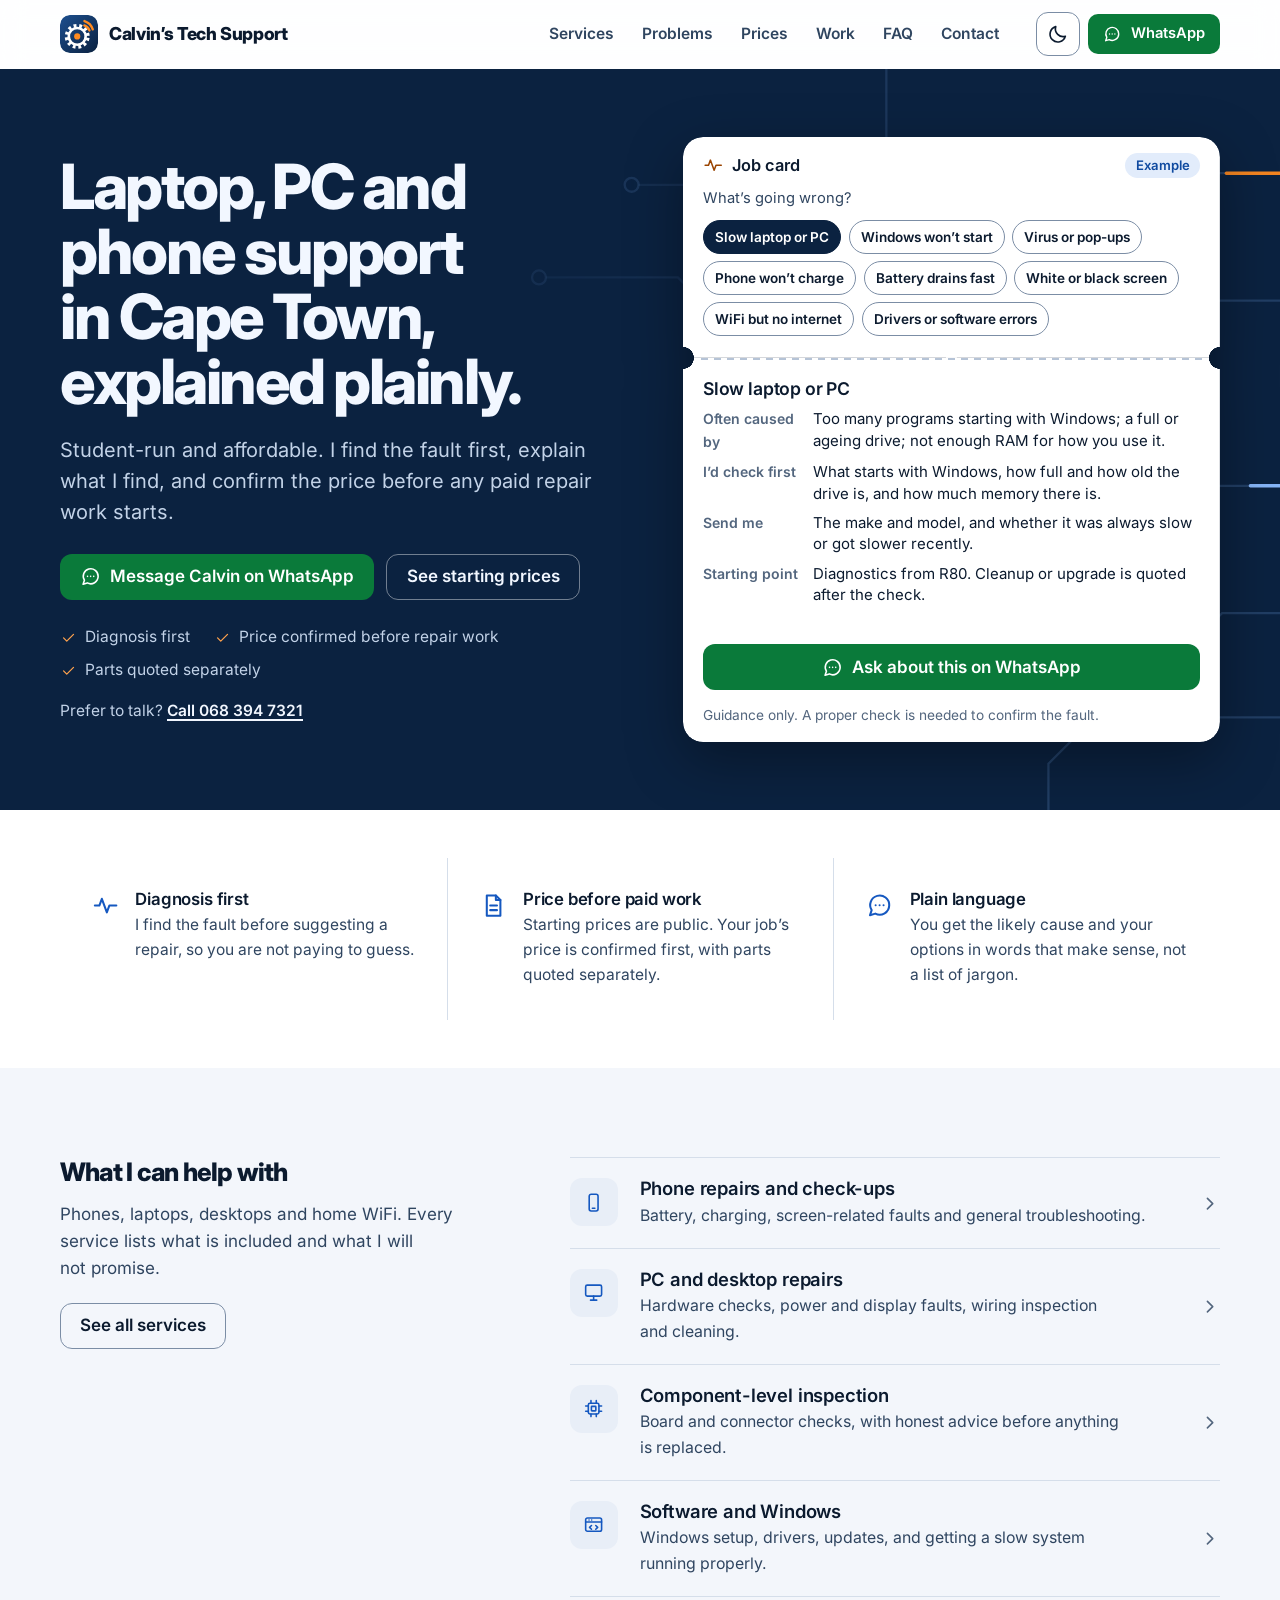
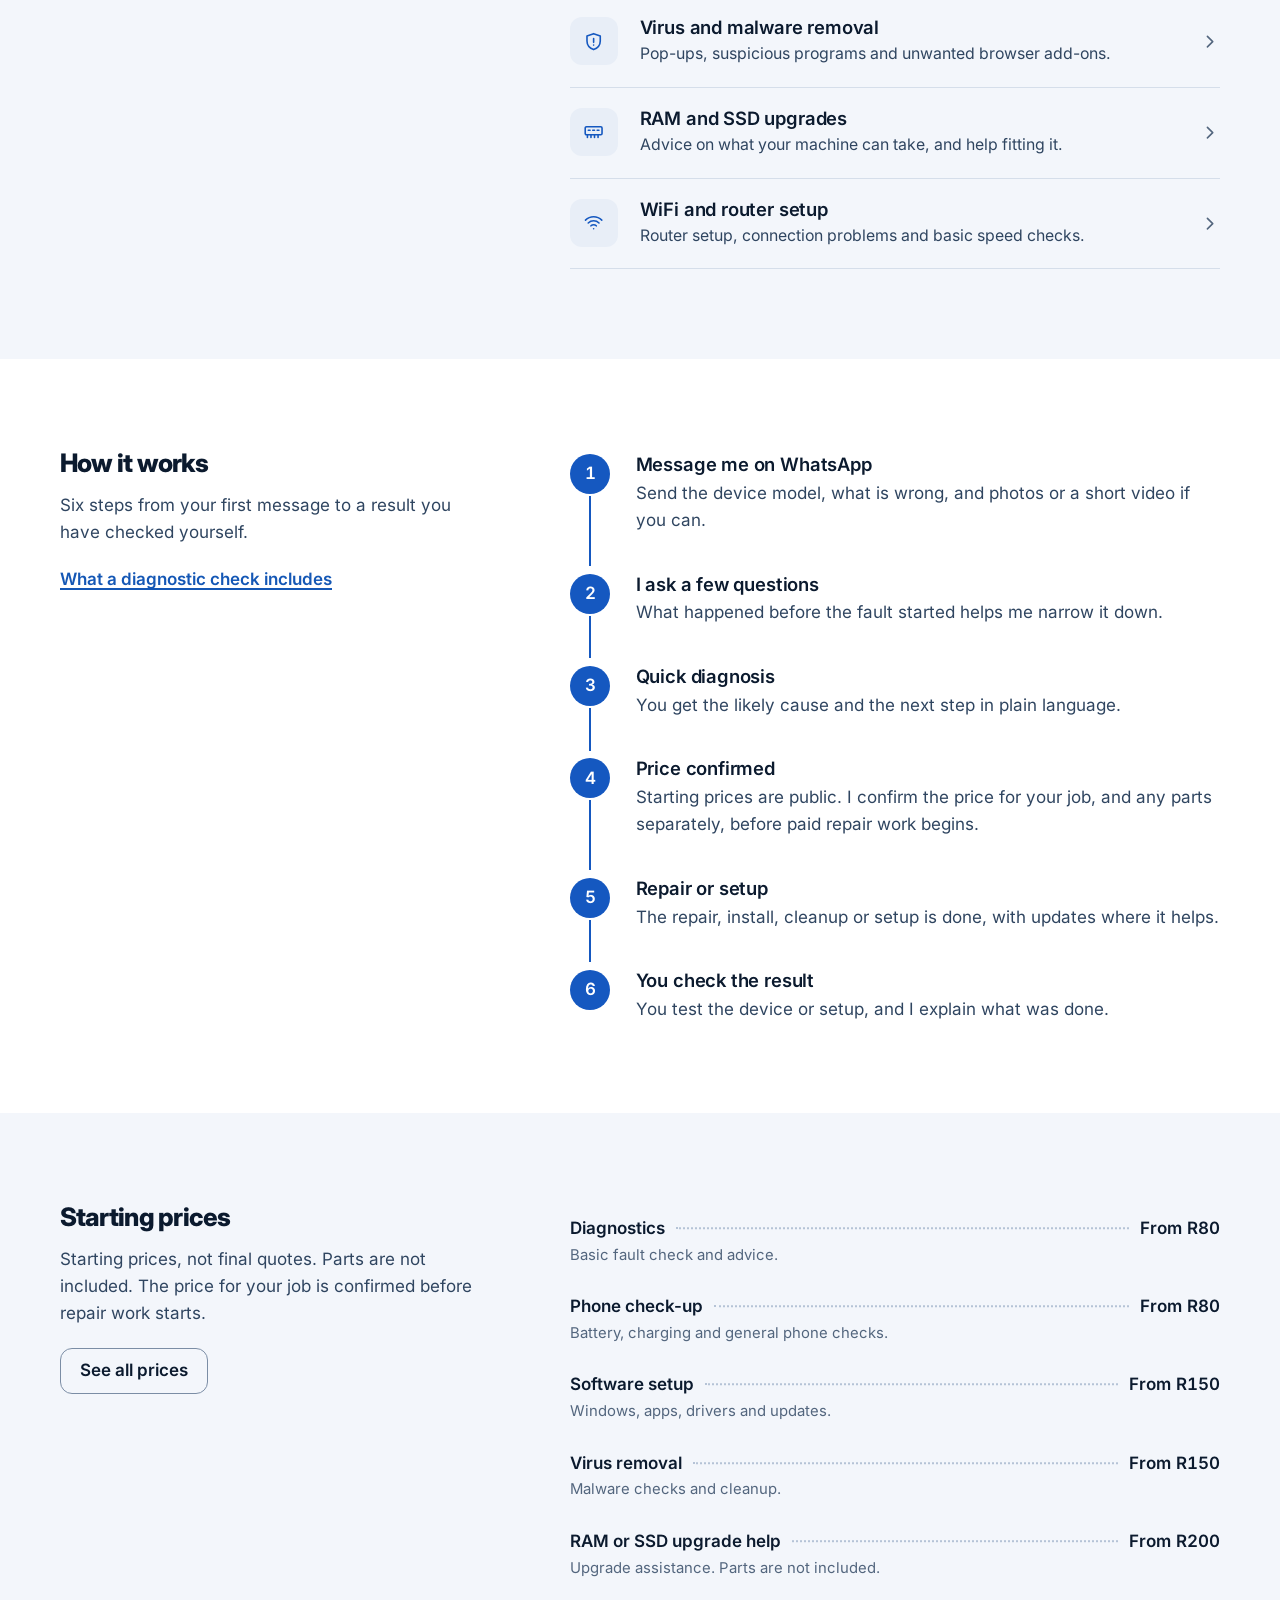
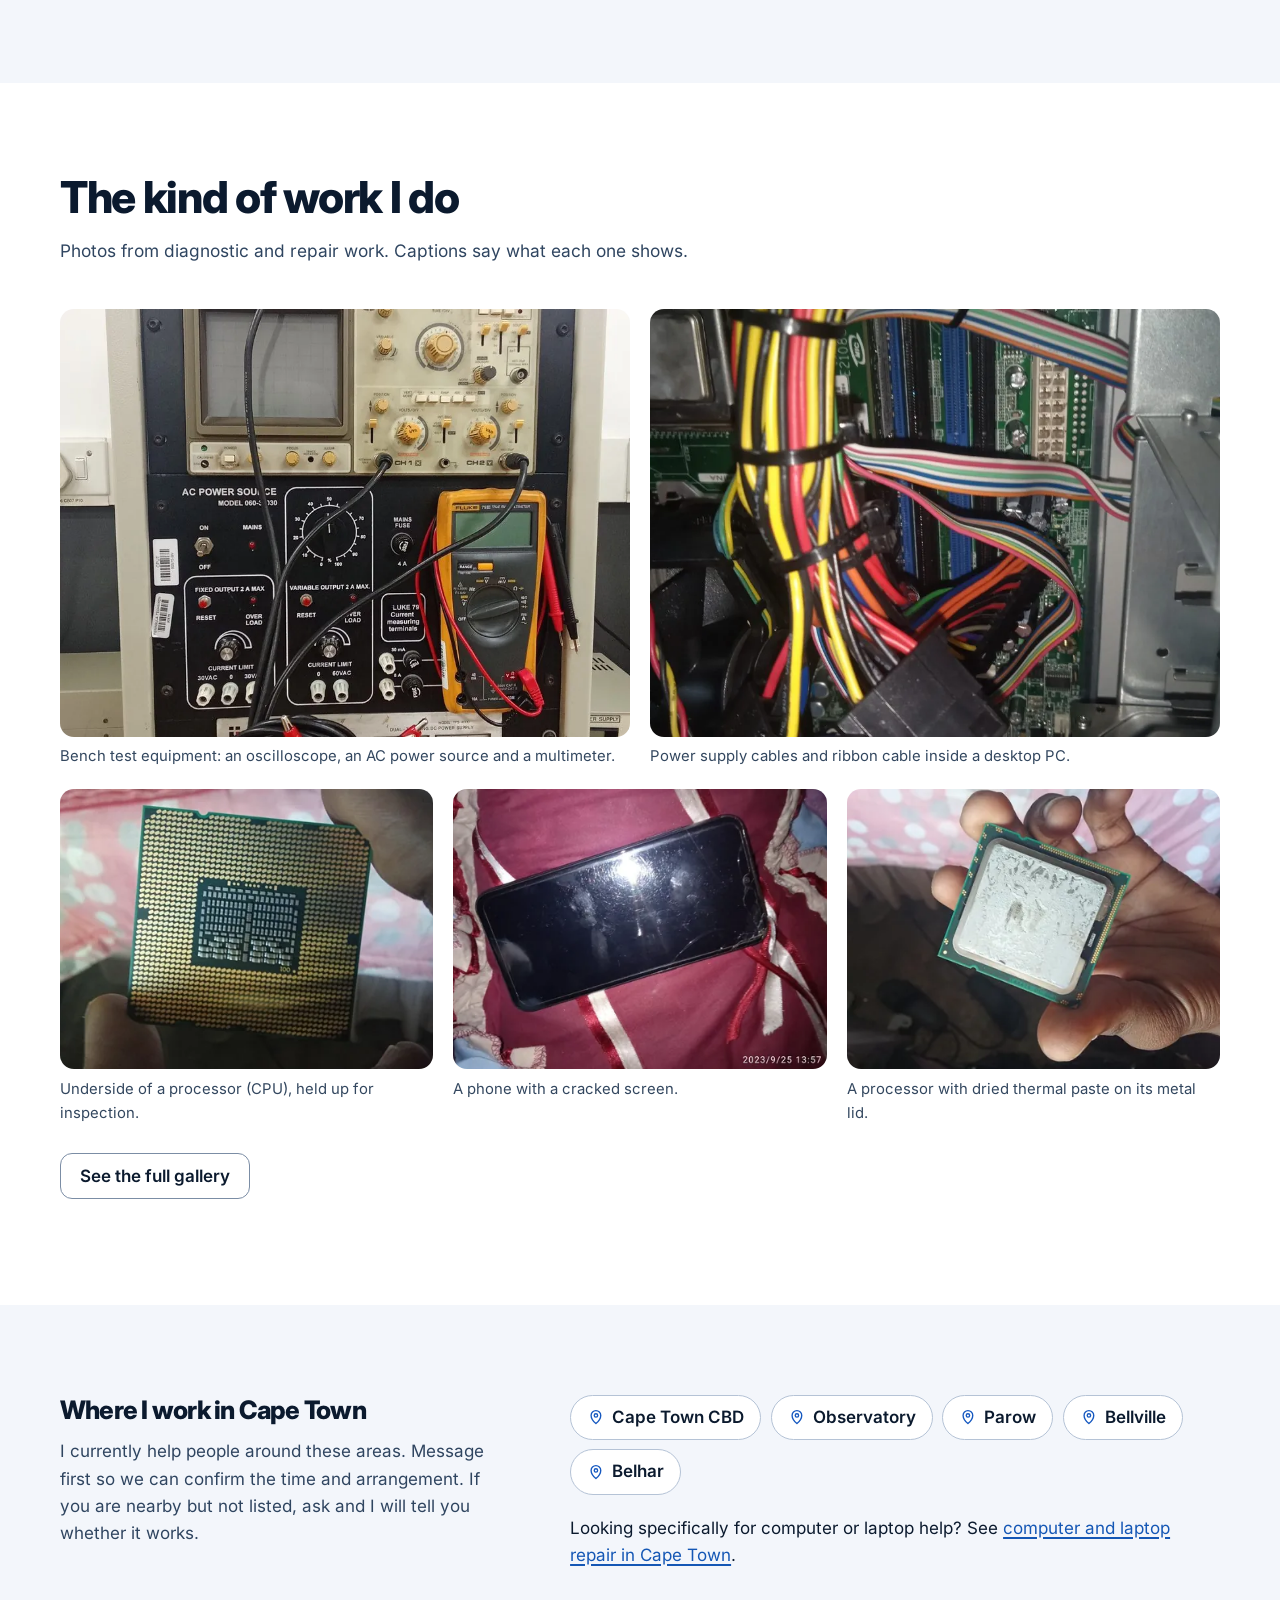
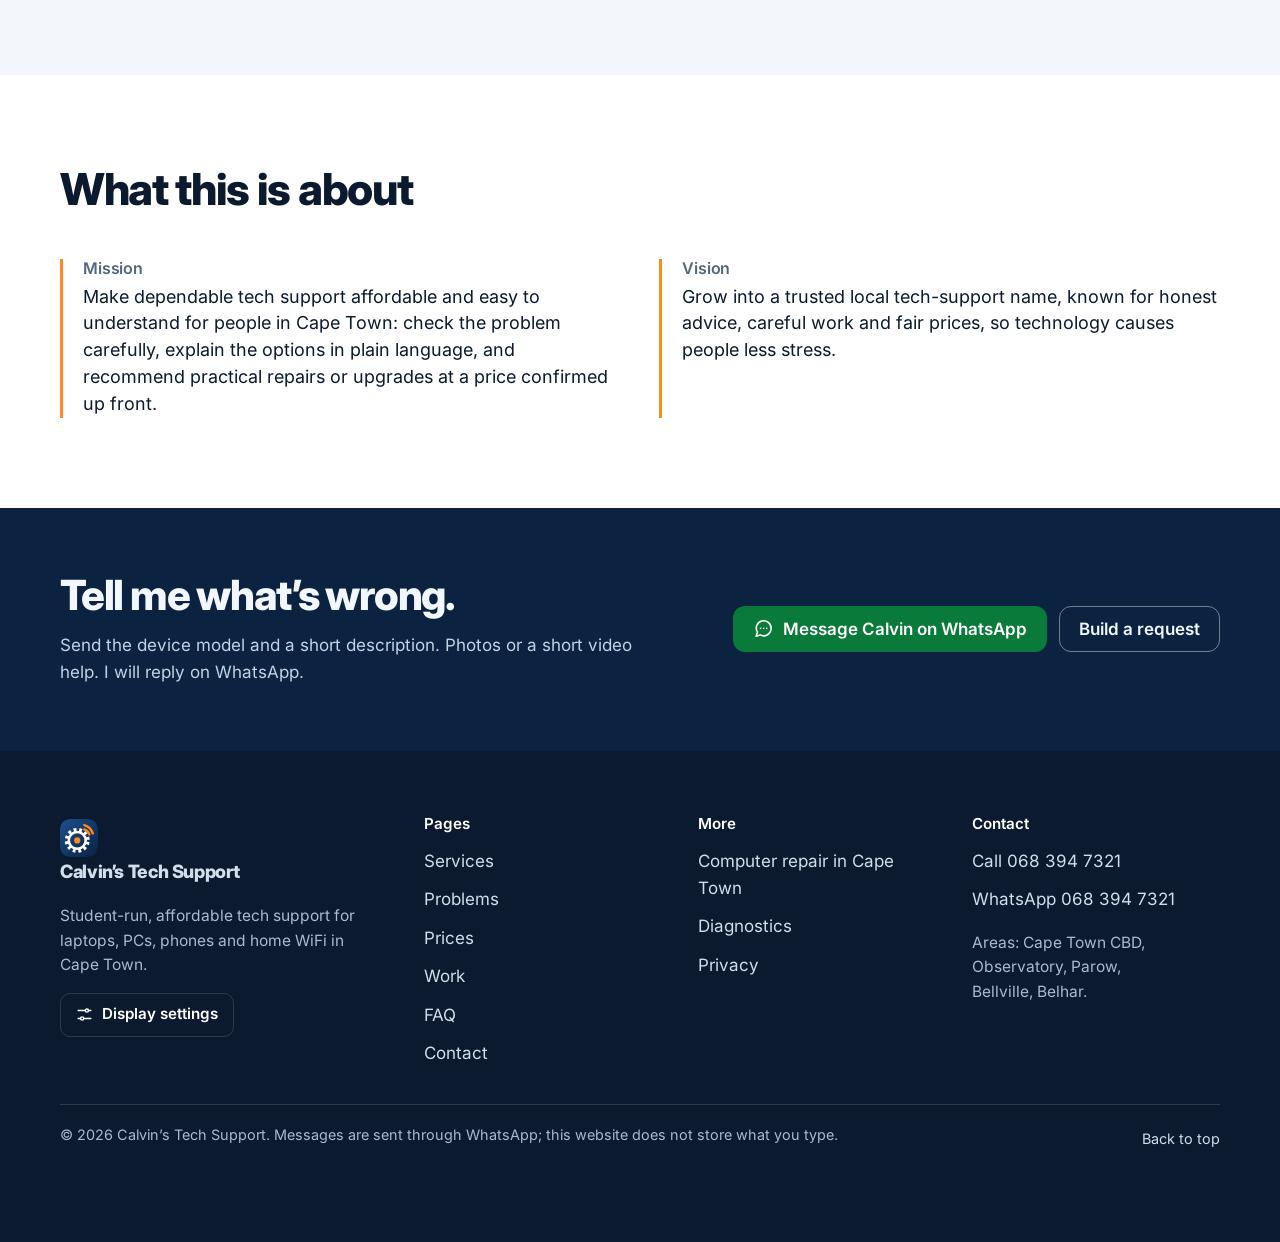
<file: index.html>
<!doctype html>
<html lang="en-ZA">
<head>
<meta charset="utf-8">
<meta name="viewport" content="width=device-width, initial-scale=1">
<title>Calvin’s Tech Support | Laptop, PC and phone support in Cape Town</title>
<meta name="description" content="Student-run, affordable tech support in Cape Town for laptops, PCs, phones and WiFi. Clear diagnosis, starting prices up front. WhatsApp 068 394 7321.">
<link rel="canonical" href="https://calvinstechsupport.dev/">
<meta name="robots" content="index,follow,max-image-preview:large">
<meta name="theme-color" content="#ffffff">
<link rel="icon" href="favicon.svg" type="image/svg+xml">
<link rel="icon" href="favicon.ico" sizes="48x48">
<link rel="apple-touch-icon" href="apple-touch-icon.png">
<meta property="og:type" content="website">
<meta property="og:site_name" content="Calvin&#x27;s Tech Support">
<meta property="og:locale" content="en_ZA">
<meta property="og:title" content="Calvin&#x27;s Tech Support | Laptop, PC and phone support in Cape Town">
<meta property="og:description" content="Student-run, affordable tech support in Cape Town for laptops, PCs, phones and WiFi. Clear diagnosis, starting prices up front. WhatsApp 068 394 7321.">
<meta property="og:url" content="https://calvinstechsupport.dev/">
<meta property="og:image" content="https://calvinstechsupport.dev/assets/img/og-card.jpg">
<meta property="og:image:width" content="1200">
<meta property="og:image:height" content="630">
<meta property="og:image:alt" content="Calvin's Tech Support: laptop, PC and phone support in Cape Town">
<meta name="twitter:card" content="summary_large_image">
<meta name="twitter:title" content="Calvin&#x27;s Tech Support | Laptop, PC and phone support in Cape Town">
<meta name="twitter:description" content="Student-run, affordable tech support in Cape Town for laptops, PCs, phones and WiFi. Clear diagnosis, starting prices up front. WhatsApp 068 394 7321.">
<meta name="twitter:image" content="https://calvinstechsupport.dev/assets/img/og-card.jpg">
<script>(function(){var d=document.documentElement;try{var K='cts-theme-pref',R='cts-motion',mq=null,mode='system';
try{mq=matchMedia('(prefers-color-scheme: dark)')}catch(e){}
function get(k){try{return localStorage.getItem(k)}catch(e){return null}}
function put(k,v){try{localStorage.setItem(k,v)}catch(e){}}
function del(k){try{localStorage.removeItem(k)}catch(e){}}
function res(m){return(m==='dark'||(m==='system'&&mq&&mq.matches))?'dark':'light'}
function apply(m){mode=(m==='light'||m==='dark')?m:'system';var t=res(mode);d.setAttribute('data-theme',t);d.style.colorScheme=t;
var c=document.querySelector('meta[name="theme-color"]');if(c)c.setAttribute('content',t==='dark'?'#08121f':'#ffffff');
try{document.dispatchEvent(new CustomEvent('cts:theme',{detail:{mode:mode,theme:t}}))}catch(e){}}
function motion(r){if(r)d.setAttribute('data-motion','reduced');else d.removeAttribute('data-motion')}
apply(get(K));motion(get(R)==='reduced');
if(mq){var f=function(){if(mode==='system')apply('system')};if(mq.addEventListener)mq.addEventListener('change',f);else if(mq.addListener)mq.addListener(f)}
window.CTS={mode:function(){return mode},theme:function(){return res(mode)},setMode:function(m){apply(m);put(K,mode)},reduced:function(){return d.getAttribute('data-motion')==='reduced'},setReduced:function(r){motion(r);if(r)put(R,'reduced');else del(R)}};
d.classList.add('js');setTimeout(function(){if(!d.classList.contains('js-ready'))d.classList.add('js-failed')},3000)}catch(e){d.classList.add('js-failed')}})();</script>
<link rel="preload" href="assets/fonts/Inter-Regular.woff" as="font" type="font/woff" crossorigin>
<link rel="preload" href="assets/fonts/InterDisplay-ExtraBold.woff" as="font" type="font/woff" crossorigin>
<link rel="stylesheet" href="assets/css/site.css?v=1.0.0">
<script type="application/ld+json">{"@context":"https://schema.org","@type":"Organization","@id":"https://calvinstechsupport.dev/#org","name":"Calvin's Tech Support","url":"https://calvinstechsupport.dev/","logo":"https://calvinstechsupport.dev/assets/img/logo-512.png","description":"Student-run, affordable tech support for laptops, PCs, phones and home WiFi in Cape Town.","telephone":"+27683947321","areaServed":{"@type":"City","name":"Cape Town"},"contactPoint":{"@type":"ContactPoint","telephone":"+27683947321","contactType":"customer service","availableLanguage":"English"}}</script>
</head>
<body id="top">
<a class="skip" href="#main">Skip to main content</a>
<header class="site-header" data-header>
<div class="wrap hdr">
<a class="brand" href="index.html" aria-label="Calvin&#x27;s Tech Support, home page"><svg class="mark" viewBox="0 0 64 64" aria-hidden="true" focusable="false"><defs><linearGradient id="bg-head" x1="0" y1="0" x2="1" y2="1"><stop offset="0" stop-color="#1d4f8f"/><stop offset="1" stop-color="#0a2140"/></linearGradient></defs><rect width="64" height="64" rx="15" fill="url(#bg-head)"/><circle cx="29" cy="36" r="17.5" fill="none" stroke="#fff" stroke-width="7" stroke-dasharray="4.6 4.6" transform="rotate(8 29 36)"/><circle cx="29" cy="36" r="14.2" fill="none" stroke="#fff" stroke-width="4.4"/><circle cx="29" cy="36" r="5.2" fill="#ff8a1f"/><path d="M41 17.5a14 14 0 0 1 8.5 8.5M41.2 10.2a21.5 21.5 0 0 1 14 14" fill="none" stroke="#ff8a1f" stroke-width="4" stroke-linecap="round"/></svg><span>Calvin’s Tech Support</span></a>
<nav class="nav" aria-label="Main"><a class="nav-link" href="services.html">Services</a><a class="nav-link" href="problems.html">Problems</a><a class="nav-link" href="prices.html">Prices</a><a class="nav-link" href="gallery.html">Work</a><a class="nav-link" href="faq.html">FAQ</a><a class="nav-link" href="contact.html">Contact</a></nav>
<div class="hdr-actions">
<button class="icon-btn theme-btn js-only" type="button" data-theme-toggle aria-pressed="false" aria-label="Dark mode" title="Switch to dark mode"><svg class="ic ic-moon" viewBox="0 0 24 24" fill="none" stroke="currentColor" stroke-width="1.8" stroke-linecap="round" stroke-linejoin="round" aria-hidden="true" focusable="false"><path d="M20 14.5A8.5 8.5 0 0 1 9.5 4a8.5 8.5 0 1 0 10.5 10.5z"/></svg><svg class="ic ic-sun" viewBox="0 0 24 24" fill="none" stroke="currentColor" stroke-width="1.8" stroke-linecap="round" stroke-linejoin="round" aria-hidden="true" focusable="false"><circle cx="12" cy="12" r="4"/><path d="M12 2.5v2.2M12 19.3v2.2M2.5 12h2.2M19.3 12h2.2M5.3 5.3l1.6 1.6M17.1 17.1l1.6 1.6M18.7 5.3l-1.6 1.6M6.9 17.1l-1.6 1.6"/></svg></button>
<a class="btn btn-wa btn-sm" href="https://wa.me/27683947321?text=Hi%20Calvin%2C%20I%20need%20tech%20support." target="_blank" rel="noopener"><svg class="ic" viewBox="0 0 24 24" fill="none" stroke="currentColor" stroke-width="1.8" stroke-linecap="round" stroke-linejoin="round" aria-hidden="true" focusable="false"><path d="M20.5 11.7a8.4 8.4 0 0 1-12.3 7.4L3.5 20.5l1.5-4.5A8.4 8.4 0 1 1 20.5 11.7z"/><path d="M8.5 11.7h.01M12 11.7h.01M15.5 11.7h.01"/></svg><span>WhatsApp</span></a>
<button class="icon-btn menu-btn" type="button" data-open-drawer aria-haspopup="dialog" aria-controls="drawer" aria-label="Open menu"><svg class="ic" viewBox="0 0 24 24" fill="none" stroke="currentColor" stroke-width="1.8" stroke-linecap="round" stroke-linejoin="round" aria-hidden="true" focusable="false"><path d="M4 7h16M4 12h16M4 17h16"/></svg></button>
</div>
</div>
</header>
<dialog class="drawer" id="drawer" aria-label="Menu" data-drawer>
<div class="drawer-head"><span class="brand"><svg class="mark" viewBox="0 0 64 64" aria-hidden="true" focusable="false"><defs><linearGradient id="bg-drawer" x1="0" y1="0" x2="1" y2="1"><stop offset="0" stop-color="#1d4f8f"/><stop offset="1" stop-color="#0a2140"/></linearGradient></defs><rect width="64" height="64" rx="15" fill="url(#bg-drawer)"/><circle cx="29" cy="36" r="17.5" fill="none" stroke="#fff" stroke-width="7" stroke-dasharray="4.6 4.6" transform="rotate(8 29 36)"/><circle cx="29" cy="36" r="14.2" fill="none" stroke="#fff" stroke-width="4.4"/><circle cx="29" cy="36" r="5.2" fill="#ff8a1f"/><path d="M41 17.5a14 14 0 0 1 8.5 8.5M41.2 10.2a21.5 21.5 0 0 1 14 14" fill="none" stroke="#ff8a1f" stroke-width="4" stroke-linecap="round"/></svg><span>Calvin’s Tech Support</span></span><button class="icon-btn" type="button" data-close aria-label="Close menu"><svg class="ic" viewBox="0 0 24 24" fill="none" stroke="currentColor" stroke-width="1.8" stroke-linecap="round" stroke-linejoin="round" aria-hidden="true" focusable="false"><path d="M6 6l12 12M18 6L6 18"/></svg></button></div>
<div class="drawer-body">
<nav aria-label="Mobile">
<div class="drawer-group"><p class="drawer-title">Pages</p><a class="drawer-link" href="index.html" aria-current="page">Home</a><a class="drawer-link" href="services.html">Services</a><a class="drawer-link" href="problems.html">Problems</a><a class="drawer-link" href="prices.html">Prices</a><a class="drawer-link" href="gallery.html">Work</a><a class="drawer-link" href="faq.html">FAQ</a><a class="drawer-link" href="contact.html">Contact</a></div>
<div class="drawer-group"><p class="drawer-title">More</p><a class="drawer-link" href="computer-repair-cape-town.html">Computer repair in Cape Town</a><a class="drawer-link" href="diagnostics.html">Diagnostics</a><a class="drawer-link" href="privacy.html">Privacy</a></div>
</nav>
</div>
<div class="drawer-foot">
<a class="btn btn-wa btn-block" href="https://wa.me/27683947321?text=Hi%20Calvin%2C%20I%20need%20tech%20support." target="_blank" rel="noopener"><svg class="ic" viewBox="0 0 24 24" fill="none" stroke="currentColor" stroke-width="1.8" stroke-linecap="round" stroke-linejoin="round" aria-hidden="true" focusable="false"><path d="M20.5 11.7a8.4 8.4 0 0 1-12.3 7.4L3.5 20.5l1.5-4.5A8.4 8.4 0 1 1 20.5 11.7z"/><path d="M8.5 11.7h.01M12 11.7h.01M15.5 11.7h.01"/></svg>Message Calvin on WhatsApp</a>
<a class="btn btn-ghost btn-block" href="tel:+27683947321"><svg class="ic" viewBox="0 0 24 24" fill="none" stroke="currentColor" stroke-width="1.8" stroke-linecap="round" stroke-linejoin="round" aria-hidden="true" focusable="false"><path d="M5.2 3.5h3.2l1.6 4-2 1.3a11 11 0 0 0 5.2 5.2l1.3-2 4 1.6v3.2a2 2 0 0 1-2.2 2A15.8 15.8 0 0 1 3.2 5.7a2 2 0 0 1 2-2.2z"/></svg>Call 068 394 7321</a>
<button class="btn btn-ghost btn-block" type="button" data-open-settings><svg class="ic" viewBox="0 0 24 24" fill="none" stroke="currentColor" stroke-width="1.8" stroke-linecap="round" stroke-linejoin="round" aria-hidden="true" focusable="false"><path d="M4 7h9M17 7h3M4 17h3M11 17h9"/><circle cx="15" cy="7" r="2"/><circle cx="9" cy="17" r="2"/></svg>Display settings</button>
</div>
</dialog>
<dialog class="settings" id="settings" aria-labelledby="settings-title" data-settings>
<form method="dialog" class="settings-inner">
<div class="settings-head"><h2 id="settings-title">Display settings</h2><button class="icon-btn" type="submit" aria-label="Close display settings"><svg class="ic" viewBox="0 0 24 24" fill="none" stroke="currentColor" stroke-width="1.8" stroke-linecap="round" stroke-linejoin="round" aria-hidden="true" focusable="false"><path d="M6 6l12 12M18 6L6 18"/></svg></button></div>
<p class="hint">Saved on this device only, so the site looks the same next time.</p>
<fieldset><legend>Colour theme</legend>
<div class="segs">
<label class="seg"><input type="radio" name="theme" value="light"><span><svg class="ic" viewBox="0 0 24 24" fill="none" stroke="currentColor" stroke-width="1.8" stroke-linecap="round" stroke-linejoin="round" aria-hidden="true" focusable="false"><circle cx="12" cy="12" r="4"/><path d="M12 2.5v2.2M12 19.3v2.2M2.5 12h2.2M19.3 12h2.2M5.3 5.3l1.6 1.6M17.1 17.1l1.6 1.6M18.7 5.3l-1.6 1.6M6.9 17.1l-1.6 1.6"/></svg>Light</span></label>
<label class="seg"><input type="radio" name="theme" value="dark"><span><svg class="ic" viewBox="0 0 24 24" fill="none" stroke="currentColor" stroke-width="1.8" stroke-linecap="round" stroke-linejoin="round" aria-hidden="true" focusable="false"><path d="M20 14.5A8.5 8.5 0 0 1 9.5 4a8.5 8.5 0 1 0 10.5 10.5z"/></svg>Dark</span></label>
<label class="seg"><input type="radio" name="theme" value="system"><span><svg class="ic" viewBox="0 0 24 24" fill="none" stroke="currentColor" stroke-width="1.8" stroke-linecap="round" stroke-linejoin="round" aria-hidden="true" focusable="false"><rect x="3" y="4" width="18" height="12" rx="2"/><path d="M8 20h8M12 16v4"/></svg>System</span></label>
</div>
<p class="hint">System follows your device&rsquo;s light or dark setting.</p>
</fieldset>
<fieldset><legend>Motion</legend>
<label class="switch"><span>Reduce animations</span><input type="checkbox" name="motion"></label>
<p class="hint">Your device&rsquo;s reduced-motion setting is always respected too.</p>
</fieldset>
</form>
</dialog>
<main id="main" tabindex="-1">
<section class="hero" aria-labelledby="hero-title" data-hero>
<svg class="hero-trace" viewBox="0 0 1200 640" preserveAspectRatio="xMaxYMid slice" aria-hidden="true" focusable="false" data-trace-bg>
<path d="M1200 90H1010L960 140V260L910 310H700"/>
<path d="M1200 200H1080L1040 240H980"/>
<path d="M1200 360H1100L1050 410V500L1000 550H820"/>
<path d="M1200 470H1150L1120 500H1060"/>
<path d="M860 0V60L820 100H640"/>
<path d="M720 310V220L680 180H560"/>
<path d="M1000 640V600L1040 560H1200"/>
<circle cx="700" cy="310" r="6"/><circle cx="980" cy="240" r="6"/><circle cx="820" cy="550" r="6"/>
<circle cx="1060" cy="500" r="6"/><circle cx="640" cy="100" r="6"/><circle cx="560" cy="180" r="6"/>
<path class="sig" pathLength="100" d="M1200 90H1010L960 140V260L910 310H700"/>
<path class="sig sig-b" pathLength="100" d="M1200 360H1100L1050 410V500L1000 550H820"/>
</svg>
<div class="wrap hero-grid">
<div class="hero-copy">
<h1 id="hero-title">Laptop, PC and phone support in Cape Town, explained plainly.</h1>
<p class="hero-lead">Student-run and affordable. I find the fault first, explain what I find, and confirm the price before any paid repair work starts.</p>
<div class="hero-actions">
<a class="btn btn-wa" href="https://wa.me/27683947321?text=Hi%20Calvin%2C%20I%20need%20tech%20support." target="_blank" rel="noopener"><svg class="ic" viewBox="0 0 24 24" fill="none" stroke="currentColor" stroke-width="1.8" stroke-linecap="round" stroke-linejoin="round" aria-hidden="true" focusable="false"><path d="M20.5 11.7a8.4 8.4 0 0 1-12.3 7.4L3.5 20.5l1.5-4.5A8.4 8.4 0 1 1 20.5 11.7z"/><path d="M8.5 11.7h.01M12 11.7h.01M15.5 11.7h.01"/></svg>Message Calvin on WhatsApp</a>
<a class="btn btn-hero" href="prices.html">See starting prices</a>
</div>
<ul class="hero-points">
<li><svg class="ic" viewBox="0 0 24 24" fill="none" stroke="currentColor" stroke-width="1.8" stroke-linecap="round" stroke-linejoin="round" aria-hidden="true" focusable="false"><path d="M5 12.5l4.5 4.5L19 7.5"/></svg>Diagnosis first</li>
<li><svg class="ic" viewBox="0 0 24 24" fill="none" stroke="currentColor" stroke-width="1.8" stroke-linecap="round" stroke-linejoin="round" aria-hidden="true" focusable="false"><path d="M5 12.5l4.5 4.5L19 7.5"/></svg>Price confirmed before repair work</li>
<li><svg class="ic" viewBox="0 0 24 24" fill="none" stroke="currentColor" stroke-width="1.8" stroke-linecap="round" stroke-linejoin="round" aria-hidden="true" focusable="false"><path d="M5 12.5l4.5 4.5L19 7.5"/></svg>Parts quoted separately</li>
</ul>
<p class="hero-call">Prefer to talk? <a href="tel:+27683947321">Call 068 394 7321</a></p>
</div>
<section class="jobcard" aria-labelledby="jc-title" data-jobcard>
<div class="jc-top">
<div class="jc-head"><h2 class="jc-title" id="jc-title"><svg class="ic" viewBox="0 0 24 24" fill="none" stroke="currentColor" stroke-width="1.8" stroke-linecap="round" stroke-linejoin="round" aria-hidden="true" focusable="false"><path d="M2.5 12h4l2.2-6 4.4 12 2.2-6h6.2"/></svg>Job card</h2><span class="badge">Example</span></div>
<p class="jc-q" id="jc-q">What&rsquo;s going wrong?</p>
<div class="jc-chips js-only" role="group" aria-labelledby="jc-q"><button class="chip" type="button" data-panel="slow" aria-pressed="true">Slow laptop or PC</button><button class="chip" type="button" data-panel="boot" aria-pressed="false">Windows won’t start</button><button class="chip" type="button" data-panel="virus" aria-pressed="false">Virus or pop-ups</button><button class="chip" type="button" data-panel="phone-charging" aria-pressed="false">Phone won’t charge</button><button class="chip" type="button" data-panel="battery" aria-pressed="false">Battery drains fast</button><button class="chip" type="button" data-panel="screen" aria-pressed="false">White or black screen</button><button class="chip" type="button" data-panel="wifi" aria-pressed="false">WiFi but no internet</button><button class="chip" type="button" data-panel="drivers" aria-pressed="false">Drivers or software errors</button></div>
<p class="no-js-only">Find your problem on the <a href="problems.html">problems page</a>.</p>
</div>
<div class="jc-bot">
<div class="jc-panels" aria-live="polite"><div class="jc-panel is-on" id="jc-slow" data-panel-id="slow" data-wa="https://wa.me/27683947321?text=Hi%20Calvin%2C%20my%20laptop%2FPC%20is%20running%20slowly.%20Can%20you%20help%3F">
<h3>Slow laptop or PC</h3>
<dl class="jc-fields">
<div style="--i:1"><dt>Often caused by</dt><dd>Too many programs starting with Windows; a full or ageing drive; not enough RAM for how you use it.</dd></div>
<div style="--i:2"><dt>I&rsquo;d check first</dt><dd>What starts with Windows, how full and how old the drive is, and how much memory there is.</dd></div>
<div style="--i:3"><dt>Send me</dt><dd>The make and model, and whether it was always slow or got slower recently.</dd></div>
<div style="--i:4"><dt>Starting point</dt><dd>Diagnostics from R80. Cleanup or upgrade is quoted after the check.</dd></div>
</dl>
</div><div class="jc-panel" id="jc-boot" data-panel-id="boot" data-wa="https://wa.me/27683947321?text=Hi%20Calvin%2C%20my%20computer%20won%27t%20start%20Windows.%20Can%20you%20help%3F">
<h3>Windows won’t start</h3>
<dl class="jc-fields">
<div style="--i:1"><dt>Often caused by</dt><dd>A failed update or damaged system files; a failing drive; loose or faulty memory or cables.</dd></div>
<div style="--i:2"><dt>I&rsquo;d check first</dt><dd>Whether it powers on, shows an error or beeps, plus the health of the drive.</dd></div>
<div style="--i:3"><dt>Send me</dt><dd>A photo of the error on screen and what happened just before it stopped.</dd></div>
<div style="--i:4"><dt>Starting point</dt><dd>Diagnostics from R80. Any repair is quoted after the check.</dd></div>
</dl>
</div><div class="jc-panel" id="jc-virus" data-panel-id="virus" data-wa="https://wa.me/27683947321?text=Hi%20Calvin%2C%20I%20keep%20getting%20pop-ups%20and%20I%20think%20my%20device%20has%20a%20virus.%20Can%20you%20help%3F">
<h3>Virus or pop-ups in the browser</h3>
<dl class="jc-fields">
<div style="--i:1"><dt>Often caused by</dt><dd>An unwanted browser extension; a website that was given permission to send notifications; software bundled with a free download.</dd></div>
<div style="--i:2"><dt>I&rsquo;d check first</dt><dd>Installed programs, browser extensions, start-up items and a malware scan.</dd></div>
<div style="--i:3"><dt>Send me</dt><dd>A photo of the pop-up, which browser it is, and roughly when it began.</dd></div>
<div style="--i:4"><dt>Starting point</dt><dd>Virus removal from R150.</dd></div>
</dl>
</div><div class="jc-panel" id="jc-phone-charging" data-panel-id="phone-charging" data-wa="https://wa.me/27683947321?text=Hi%20Calvin%2C%20my%20phone%20isn%27t%20charging%20properly.%20Can%20you%20help%3F">
<h3>Phone not charging</h3>
<dl class="jc-fields">
<div style="--i:1"><dt>Often caused by</dt><dd>A worn cable or charger; lint or dirt in the charging port; a worn battery.</dd></div>
<div style="--i:2"><dt>I&rsquo;d check first</dt><dd>A different cable and charger first, then the port and the battery.</dd></div>
<div style="--i:3"><dt>Send me</dt><dd>The phone model, whether it charges at an angle, slowly or not at all, and a photo of the port.</dd></div>
<div style="--i:4"><dt>Starting point</dt><dd>Phone check-up from R80. Any part is quoted separately.</dd></div>
</dl>
</div><div class="jc-panel" id="jc-battery" data-panel-id="battery" data-wa="https://wa.me/27683947321?text=Hi%20Calvin%2C%20my%20battery%20is%20draining%20very%20quickly.%20Can%20you%20help%3F">
<h3>Battery draining fast</h3>
<dl class="jc-fields">
<div style="--i:1"><dt>Often caused by</dt><dd>An ageing battery; apps running in the background; weak signal or screen settings.</dd></div>
<div style="--i:2"><dt>I&rsquo;d check first</dt><dd>Battery health, which apps use the most power, and settings.</dd></div>
<div style="--i:3"><dt>Send me</dt><dd>The phone or laptop model, how old it is, and how long the battery lasts now compared with before.</dd></div>
<div style="--i:4"><dt>Starting point</dt><dd>Phone check-up from R80.</dd></div>
</dl>
</div><div class="jc-panel" id="jc-screen" data-panel-id="screen" data-wa="https://wa.me/27683947321?text=Hi%20Calvin%2C%20my%20screen%20is%20showing%20white%2Fblack%2Fflickering.%20Can%20you%20help%3F">
<h3>White, black or flickering screen</h3>
<dl class="jc-fields">
<div style="--i:1"><dt>Often caused by</dt><dd>A loose or damaged display cable; a cracked or failed screen; a graphics or motherboard fault.</dd></div>
<div style="--i:2"><dt>I&rsquo;d check first</dt><dd>Whether it powers on, an external monitor test where possible, and the connections.</dd></div>
<div style="--i:3"><dt>Send me</dt><dd>A photo or short video of the screen, whether lights or fans come on, and whether it was dropped or got wet.</dd></div>
<div style="--i:4"><dt>Starting point</dt><dd>Diagnostics from R80. A repair is quoted once the fault is known.</dd></div>
</dl>
</div><div class="jc-panel" id="jc-wifi" data-panel-id="wifi" data-wa="https://wa.me/27683947321?text=Hi%20Calvin%2C%20my%20WiFi%20is%20connected%20but%20there%20is%20no%20internet.%20Can%20you%20help%3F">
<h3>WiFi connected but no internet</h3>
<dl class="jc-fields">
<div style="--i:1"><dt>Often caused by</dt><dd>A router that needs a restart or a settings fix; DNS or address settings; weak signal.</dd></div>
<div style="--i:2"><dt>I&rsquo;d check first</dt><dd>Whether other devices connect, the router settings and the signal.</dd></div>
<div style="--i:3"><dt>Send me</dt><dd>The router make, whether other devices work, and when it started.</dd></div>
<div style="--i:4"><dt>Starting point</dt><dd>WiFi and router setup from R150.</dd></div>
</dl>
</div><div class="jc-panel" id="jc-drivers" data-panel-id="drivers" data-wa="https://wa.me/27683947321?text=Hi%20Calvin%2C%20I%27m%20getting%20driver%2Fsoftware%20errors.%20Can%20you%20help%3F">
<h3>Drivers or software errors</h3>
<dl class="jc-fields">
<div style="--i:1"><dt>Often caused by</dt><dd>Missing or outdated drivers; software that doesn’t suit your version of Windows; a problem after a Windows update.</dd></div>
<div style="--i:2"><dt>I&rsquo;d check first</dt><dd>Device Manager, update history and which program is failing.</dd></div>
<div style="--i:3"><dt>Send me</dt><dd>The exact error message (a photo is fine) and what you were doing when it appeared.</dd></div>
<div style="--i:4"><dt>Starting point</dt><dd>Software setup from R150.</dd></div>
</dl>
</div></div>
<div class="jc-cta u-mt-110"><a class="btn btn-wa btn-block" data-jc-wa href="https://wa.me/27683947321?text=Hi%20Calvin%2C%20my%20laptop%2FPC%20is%20running%20slowly.%20Can%20you%20help%3F" target="_blank" rel="noopener"><svg class="ic" viewBox="0 0 24 24" fill="none" stroke="currentColor" stroke-width="1.8" stroke-linecap="round" stroke-linejoin="round" aria-hidden="true" focusable="false"><path d="M20.5 11.7a8.4 8.4 0 0 1-12.3 7.4L3.5 20.5l1.5-4.5A8.4 8.4 0 1 1 20.5 11.7z"/><path d="M8.5 11.7h.01M12 11.7h.01M15.5 11.7h.01"/></svg>Ask about this on WhatsApp</a></div>
<p class="jc-note">Guidance only. A proper check is needed to confirm the fault.</p>
</div>
</section>
</div>
</section>

<section class="sec-tight sec-surface" aria-label="How I work">
<div class="wrap"><ul class="principles">
<li class="principle"><svg class="ic" viewBox="0 0 24 24" fill="none" stroke="currentColor" stroke-width="1.8" stroke-linecap="round" stroke-linejoin="round" aria-hidden="true" focusable="false"><path d="M2.5 12h4l2.2-6 4.4 12 2.2-6h6.2"/></svg><div><h3>Diagnosis first</h3><p>I find the fault before suggesting a repair, so you are not paying to guess.</p></div></li>
<li class="principle"><svg class="ic" viewBox="0 0 24 24" fill="none" stroke="currentColor" stroke-width="1.8" stroke-linecap="round" stroke-linejoin="round" aria-hidden="true" focusable="false"><path d="M6 3h8l4 4v14H6z"/><path d="M14 3v4h4M9 12h6M9 16h6"/></svg><div><h3>Price before paid work</h3><p>Starting prices are public. Your job&rsquo;s price is confirmed first, with parts quoted separately.</p></div></li>
<li class="principle"><svg class="ic" viewBox="0 0 24 24" fill="none" stroke="currentColor" stroke-width="1.8" stroke-linecap="round" stroke-linejoin="round" aria-hidden="true" focusable="false"><path d="M20.5 11.7a8.4 8.4 0 0 1-12.3 7.4L3.5 20.5l1.5-4.5A8.4 8.4 0 1 1 20.5 11.7z"/><path d="M8.5 11.7h.01M12 11.7h.01M15.5 11.7h.01"/></svg><div><h3>Plain language</h3><p>You get the likely cause and your options in words that make sense, not a list of jargon.</p></div></li>
</ul></div>
</section>

<section class="sec" id="services" aria-labelledby="services-title">
<div class="wrap split">
<div class="split-sticky">
<h2 id="services-title">What I can help with</h2>
<p class="u-lead">Phones, laptops, desktops and home WiFi. Every service lists what is included and what I will not promise.</p>
<p class="u-mt-125"><a class="btn btn-ghost" href="services.html">See all services</a></p>
</div>
<ul class="ledger"><li class="ledger-row"><span class="ic-tile"><svg class="ic" viewBox="0 0 24 24" fill="none" stroke="currentColor" stroke-width="1.8" stroke-linecap="round" stroke-linejoin="round" aria-hidden="true" focusable="false"><rect x="7" y="2.5" width="10" height="19" rx="2.2"/><path d="M10.6 18.4h2.8"/></svg></span><div><h3><a href="services.html#phone">Phone repairs and check-ups</a></h3><p>Battery, charging, screen-related faults and general troubleshooting.</p></div><span class="ledger-go" aria-hidden="true"><svg class="ic" viewBox="0 0 24 24" fill="none" stroke="currentColor" stroke-width="1.8" stroke-linecap="round" stroke-linejoin="round" aria-hidden="true" focusable="false"><path d="M9.5 6l6 6-6 6"/></svg></span></li><li class="ledger-row"><span class="ic-tile"><svg class="ic" viewBox="0 0 24 24" fill="none" stroke="currentColor" stroke-width="1.8" stroke-linecap="round" stroke-linejoin="round" aria-hidden="true" focusable="false"><rect x="3" y="3.5" width="18" height="12.5" rx="1.8"/><path d="M8.5 20.5h7M12 16v4.5"/></svg></span><div><h3><a href="services.html#pc">PC and desktop repairs</a></h3><p>Hardware checks, power and display faults, wiring inspection and cleaning.</p></div><span class="ledger-go" aria-hidden="true"><svg class="ic" viewBox="0 0 24 24" fill="none" stroke="currentColor" stroke-width="1.8" stroke-linecap="round" stroke-linejoin="round" aria-hidden="true" focusable="false"><path d="M9.5 6l6 6-6 6"/></svg></span></li><li class="ledger-row"><span class="ic-tile"><svg class="ic" viewBox="0 0 24 24" fill="none" stroke="currentColor" stroke-width="1.8" stroke-linecap="round" stroke-linejoin="round" aria-hidden="true" focusable="false"><rect x="6" y="6" width="12" height="12" rx="1.8"/><rect x="9.5" y="9.5" width="5" height="5" rx=".6"/><path d="M9 3v3M15 3v3M9 18v3M15 18v3M3 9h3M3 15h3M18 9h3M18 15h3"/></svg></span><div><h3><a href="services.html#components">Component-level inspection</a></h3><p>Board and connector checks, with honest advice before anything is replaced.</p></div><span class="ledger-go" aria-hidden="true"><svg class="ic" viewBox="0 0 24 24" fill="none" stroke="currentColor" stroke-width="1.8" stroke-linecap="round" stroke-linejoin="round" aria-hidden="true" focusable="false"><path d="M9.5 6l6 6-6 6"/></svg></span></li><li class="ledger-row"><span class="ic-tile"><svg class="ic" viewBox="0 0 24 24" fill="none" stroke="currentColor" stroke-width="1.8" stroke-linecap="round" stroke-linejoin="round" aria-hidden="true" focusable="false"><rect x="3" y="4.5" width="18" height="15" rx="2"/><path d="M3 9h18M6.8 6.8h.01M9.8 6.8h.01M9.6 13l-2.2 2.1 2.2 2.1M14.4 13l2.2 2.1-2.2 2.1"/></svg></span><div><h3><a href="services.html#software">Software and Windows</a></h3><p>Windows setup, drivers, updates, and getting a slow system running properly.</p></div><span class="ledger-go" aria-hidden="true"><svg class="ic" viewBox="0 0 24 24" fill="none" stroke="currentColor" stroke-width="1.8" stroke-linecap="round" stroke-linejoin="round" aria-hidden="true" focusable="false"><path d="M9.5 6l6 6-6 6"/></svg></span></li><li class="ledger-row"><span class="ic-tile"><svg class="ic" viewBox="0 0 24 24" fill="none" stroke="currentColor" stroke-width="1.8" stroke-linecap="round" stroke-linejoin="round" aria-hidden="true" focusable="false"><path d="M12 3l7.5 2.6v5.6c0 4.5-3.1 8.1-7.5 9.8-4.4-1.7-7.5-5.3-7.5-9.8V5.6z"/><path d="M12 8.6v4.2M12 15.9h.01"/></svg></span><div><h3><a href="services.html#malware">Virus and malware removal</a></h3><p>Pop-ups, suspicious programs and unwanted browser add-ons.</p></div><span class="ledger-go" aria-hidden="true"><svg class="ic" viewBox="0 0 24 24" fill="none" stroke="currentColor" stroke-width="1.8" stroke-linecap="round" stroke-linejoin="round" aria-hidden="true" focusable="false"><path d="M9.5 6l6 6-6 6"/></svg></span></li><li class="ledger-row"><span class="ic-tile"><svg class="ic" viewBox="0 0 24 24" fill="none" stroke="currentColor" stroke-width="1.8" stroke-linecap="round" stroke-linejoin="round" aria-hidden="true" focusable="false"><rect x="2.5" y="6.5" width="19" height="9" rx="1.4"/><path d="M6 10.5h2M11 10.5h2M16 10.5h2M5 15.5v3M9 15.5v3M13 15.5v3M17 15.5v3"/></svg></span><div><h3><a href="services.html#upgrades">RAM and SSD upgrades</a></h3><p>Advice on what your machine can take, and help fitting it.</p></div><span class="ledger-go" aria-hidden="true"><svg class="ic" viewBox="0 0 24 24" fill="none" stroke="currentColor" stroke-width="1.8" stroke-linecap="round" stroke-linejoin="round" aria-hidden="true" focusable="false"><path d="M9.5 6l6 6-6 6"/></svg></span></li><li class="ledger-row"><span class="ic-tile"><svg class="ic" viewBox="0 0 24 24" fill="none" stroke="currentColor" stroke-width="1.8" stroke-linecap="round" stroke-linejoin="round" aria-hidden="true" focusable="false"><path d="M2.8 9.2a13 13 0 0 1 18.4 0M5.9 12.4a8.6 8.6 0 0 1 12.2 0M9 15.6a4.2 4.2 0 0 1 6 0M12 19h.01"/></svg></span><div><h3><a href="services.html#network">WiFi and router setup</a></h3><p>Router setup, connection problems and basic speed checks.</p></div><span class="ledger-go" aria-hidden="true"><svg class="ic" viewBox="0 0 24 24" fill="none" stroke="currentColor" stroke-width="1.8" stroke-linecap="round" stroke-linejoin="round" aria-hidden="true" focusable="false"><path d="M9.5 6l6 6-6 6"/></svg></span></li></ul>
</div>
</section>

<section class="sec sec-surface" id="process" aria-labelledby="process-title">
<div class="wrap split">
<div class="split-sticky">
<h2 id="process-title">How it works</h2>
<p class="u-lead">Six steps from your first message to a result you have checked yourself.</p>
<p class="u-mt-125"><a class="link" href="diagnostics.html">What a diagnostic check includes</a></p>
</div>
<ol class="trace"><li class="trace-step" data-trace><span class="trace-node" aria-hidden="true">1</span><h3>Message me on WhatsApp</h3><p>Send the device model, what is wrong, and photos or a short video if you can.</p></li><li class="trace-step" data-trace><span class="trace-node" aria-hidden="true">2</span><h3>I ask a few questions</h3><p>What happened before the fault started helps me narrow it down.</p></li><li class="trace-step" data-trace><span class="trace-node" aria-hidden="true">3</span><h3>Quick diagnosis</h3><p>You get the likely cause and the next step in plain language.</p></li><li class="trace-step" data-trace><span class="trace-node" aria-hidden="true">4</span><h3>Price confirmed</h3><p>Starting prices are public. I confirm the price for your job, and any parts separately, before paid repair work begins.</p></li><li class="trace-step" data-trace><span class="trace-node" aria-hidden="true">5</span><h3>Repair or setup</h3><p>The repair, install, cleanup or setup is done, with updates where it helps.</p></li><li class="trace-step" data-trace><span class="trace-node" aria-hidden="true">6</span><h3>You check the result</h3><p>You test the device or setup, and I explain what was done.</p></li></ol>
</div>
</section>

<section class="sec" id="prices" aria-labelledby="prices-title">
<!-- OWNER: these starting prices are the historical values from the original site. Confirm with Calvin before launch (see OWNER_ITEMS.txt). -->
<div class="wrap split">
<div class="split-sticky">
<h2 id="prices-title">Starting prices</h2>
<p class="u-lead">Starting prices, not final quotes. Parts are not included. The price for your job is confirmed before repair work starts.</p>
<p class="u-mt-125"><a class="btn btn-ghost" href="prices.html">See all prices</a></p>
</div>
<ul class="board"><li class="board-row"><span class="board-name">Diagnostics</span><span class="board-dots" aria-hidden="true"></span><span class="board-price">From R80</span><p class="board-desc">Basic fault check and advice.</p></li><li class="board-row"><span class="board-name">Phone check-up</span><span class="board-dots" aria-hidden="true"></span><span class="board-price">From R80</span><p class="board-desc">Battery, charging and general phone checks.</p></li><li class="board-row"><span class="board-name">Software setup</span><span class="board-dots" aria-hidden="true"></span><span class="board-price">From R150</span><p class="board-desc">Windows, apps, drivers and updates.</p></li><li class="board-row"><span class="board-name">Virus removal</span><span class="board-dots" aria-hidden="true"></span><span class="board-price">From R150</span><p class="board-desc">Malware checks and cleanup.</p></li><li class="board-row"><span class="board-name">RAM or SSD upgrade help</span><span class="board-dots" aria-hidden="true"></span><span class="board-price">From R200</span><p class="board-desc">Upgrade assistance. Parts are not included.</p></li></ul>
</div>
</section>

<section class="sec sec-surface" id="work" aria-labelledby="work-title">
<div class="wrap">
<div class="sec-head"><h2 id="work-title">The kind of work I do</h2><p>Photos from diagnostic and repair work. Captions say what each one shows.</p></div>
<div class="tiles">
<figure class="tile tile-lg" data-reveal><img src="assets/img/diagnostic-tools-900.webp" srcset="assets/img/diagnostic-tools-480.webp 480w, assets/img/diagnostic-tools-900.webp 900w" sizes="(max-width:760px) 50vw, 560px" width="900" height="650" alt="Bench test equipment: an oscilloscope, an AC power source panel and a yellow multimeter with test leads connected." loading="lazy" decoding="async"><figcaption>Bench test equipment: an oscilloscope, an AC power source and a multimeter.</figcaption></figure>
<figure class="tile tile-lg" data-reveal style="--d:1"><img src="assets/img/desktop-wiring-900.webp" srcset="assets/img/desktop-wiring-480.webp 480w, assets/img/desktop-wiring-900.webp 900w" sizes="(max-width:760px) 50vw, 560px" width="900" height="650" alt="Bundles of coloured power cables and a ribbon cable inside a desktop computer case." loading="lazy" decoding="async"><figcaption>Power supply cables and ribbon cable inside a desktop PC.</figcaption></figure>
<figure class="tile" data-reveal><img src="assets/img/component-repair-900.webp" srcset="assets/img/component-repair-480.webp 480w, assets/img/component-repair-900.webp 900w" sizes="(max-width:760px) 50vw, (max-width:1160px) 33vw, 380px" width="900" height="650" alt="A hand holding a processor chip with its grid of gold contact pins facing the camera." loading="lazy" decoding="async"><figcaption>Underside of a processor (CPU), held up for inspection.</figcaption></figure>
<figure class="tile" data-reveal style="--d:1"><img src="assets/img/phone-front-900.webp" srcset="assets/img/phone-front-480.webp 480w, assets/img/phone-front-900.webp 900w" sizes="(max-width:760px) 50vw, (max-width:1160px) 33vw, 380px" width="900" height="650" alt="A black smartphone with a cracked screen lying on a red and white patterned cover." loading="lazy" decoding="async"><figcaption>A phone with a cracked screen.</figcaption></figure>
<figure class="tile" data-reveal style="--d:2"><img src="assets/img/cpu-work-900.webp" srcset="assets/img/cpu-work-480.webp 480w, assets/img/cpu-work-900.webp 900w" sizes="(max-width:760px) 50vw, (max-width:1160px) 33vw, 380px" width="900" height="650" alt="A hand holding a processor chip whose metal lid has dried, flaking thermal paste on it." loading="lazy" decoding="async"><figcaption>A processor with dried thermal paste on its metal lid.</figcaption></figure>
</div>
<p class="u-mt-175"><a class="btn btn-ghost" href="gallery.html">See the full gallery</a></p>
</div>
</section>

<section class="sec" id="areas" aria-labelledby="areas-title">
<div class="wrap split">
<div>
<h2 id="areas-title">Where I work in Cape Town</h2>
<p class="u-lead">I currently help people around these areas. Message first so we can confirm the time and arrangement. If you are nearby but not listed, ask and I will tell you whether it works.</p>
</div>
<div>
<ul class="areas"><li><svg class="ic" viewBox="0 0 24 24" fill="none" stroke="currentColor" stroke-width="1.8" stroke-linecap="round" stroke-linejoin="round" aria-hidden="true" focusable="false"><path d="M12 21s-6.5-5.7-6.5-11a6.5 6.5 0 0 1 13 0c0 5.3-6.5 11-6.5 11z"/><circle cx="12" cy="10" r="2.3"/></svg>Cape Town CBD</li><li><svg class="ic" viewBox="0 0 24 24" fill="none" stroke="currentColor" stroke-width="1.8" stroke-linecap="round" stroke-linejoin="round" aria-hidden="true" focusable="false"><path d="M12 21s-6.5-5.7-6.5-11a6.5 6.5 0 0 1 13 0c0 5.3-6.5 11-6.5 11z"/><circle cx="12" cy="10" r="2.3"/></svg>Observatory</li><li><svg class="ic" viewBox="0 0 24 24" fill="none" stroke="currentColor" stroke-width="1.8" stroke-linecap="round" stroke-linejoin="round" aria-hidden="true" focusable="false"><path d="M12 21s-6.5-5.7-6.5-11a6.5 6.5 0 0 1 13 0c0 5.3-6.5 11-6.5 11z"/><circle cx="12" cy="10" r="2.3"/></svg>Parow</li><li><svg class="ic" viewBox="0 0 24 24" fill="none" stroke="currentColor" stroke-width="1.8" stroke-linecap="round" stroke-linejoin="round" aria-hidden="true" focusable="false"><path d="M12 21s-6.5-5.7-6.5-11a6.5 6.5 0 0 1 13 0c0 5.3-6.5 11-6.5 11z"/><circle cx="12" cy="10" r="2.3"/></svg>Bellville</li><li><svg class="ic" viewBox="0 0 24 24" fill="none" stroke="currentColor" stroke-width="1.8" stroke-linecap="round" stroke-linejoin="round" aria-hidden="true" focusable="false"><path d="M12 21s-6.5-5.7-6.5-11a6.5 6.5 0 0 1 13 0c0 5.3-6.5 11-6.5 11z"/><circle cx="12" cy="10" r="2.3"/></svg>Belhar</li></ul>
<p>Looking specifically for computer or laptop help? See <a href="computer-repair-cape-town.html">computer and laptop repair in Cape Town</a>.</p>
</div>
</div>
</section>

<section class="sec sec-surface" id="about" aria-labelledby="about-title">
<!-- OWNER: mission and vision are working drafts based on your notes. Edit freely. -->
<div class="wrap">
<div class="sec-head"><h2 id="about-title">What this is about</h2></div>
<div class="two-col">
<div class="statement"><h3>Mission</h3><p>Make dependable tech support affordable and easy to understand for people in Cape Town: check the problem carefully, explain the options in plain language, and recommend practical repairs or upgrades at a price confirmed up front.</p></div>
<div class="statement"><h3>Vision</h3><p>Grow into a trusted local tech-support name, known for honest advice, careful work and fair prices, so technology causes people less stress.</p></div>
</div>
</div>
</section>

<section class="cta-band" aria-labelledby="cta-title">
<div class="wrap cta-inner">
<div><h2 id="cta-title">Tell me what&rsquo;s wrong.</h2><p>Send the device model and a short description. Photos or a short video help. I will reply on WhatsApp.</p></div>
<div class="cta-actions">
<a class="btn btn-wa" href="https://wa.me/27683947321?text=Hi%20Calvin%2C%20I%20need%20tech%20support." target="_blank" rel="noopener"><svg class="ic" viewBox="0 0 24 24" fill="none" stroke="currentColor" stroke-width="1.8" stroke-linecap="round" stroke-linejoin="round" aria-hidden="true" focusable="false"><path d="M20.5 11.7a8.4 8.4 0 0 1-12.3 7.4L3.5 20.5l1.5-4.5A8.4 8.4 0 1 1 20.5 11.7z"/><path d="M8.5 11.7h.01M12 11.7h.01M15.5 11.7h.01"/></svg>Message Calvin on WhatsApp</a>
<a class="btn btn-hero" href="contact.html#request">Build a request</a>
</div>
</div>
</section>
</main>
<footer class="site-footer">
<div class="wrap">
<div class="foot-grid">
<div>
<a class="foot-brand" href="index.html"><svg class="mark" viewBox="0 0 64 64" aria-hidden="true" focusable="false"><defs><linearGradient id="bg-foot" x1="0" y1="0" x2="1" y2="1"><stop offset="0" stop-color="#1d4f8f"/><stop offset="1" stop-color="#0a2140"/></linearGradient></defs><rect width="64" height="64" rx="15" fill="url(#bg-foot)"/><circle cx="29" cy="36" r="17.5" fill="none" stroke="#fff" stroke-width="7" stroke-dasharray="4.6 4.6" transform="rotate(8 29 36)"/><circle cx="29" cy="36" r="14.2" fill="none" stroke="#fff" stroke-width="4.4"/><circle cx="29" cy="36" r="5.2" fill="#ff8a1f"/><path d="M41 17.5a14 14 0 0 1 8.5 8.5M41.2 10.2a21.5 21.5 0 0 1 14 14" fill="none" stroke="#ff8a1f" stroke-width="4" stroke-linecap="round"/></svg><span>Calvin’s Tech Support</span></a>
<p>Student-run, affordable tech support for laptops, PCs, phones and home WiFi in Cape Town.</p>
<button class="foot-btn js-only" type="button" data-open-settings><svg class="ic" viewBox="0 0 24 24" fill="none" stroke="currentColor" stroke-width="1.8" stroke-linecap="round" stroke-linejoin="round" aria-hidden="true" focusable="false"><path d="M4 7h9M17 7h3M4 17h3M11 17h9"/><circle cx="15" cy="7" r="2"/><circle cx="9" cy="17" r="2"/></svg>Display settings</button>
</div>
<div><h2>Pages</h2><ul><li><a href="services.html">Services</a></li><li><a href="problems.html">Problems</a></li><li><a href="prices.html">Prices</a></li><li><a href="gallery.html">Work</a></li><li><a href="faq.html">FAQ</a></li><li><a href="contact.html">Contact</a></li></ul></div>
<div><h2>More</h2><ul><li><a href="computer-repair-cape-town.html">Computer repair in Cape Town</a></li><li><a href="diagnostics.html">Diagnostics</a></li><li><a href="privacy.html">Privacy</a></li></ul></div>
<div><h2>Contact</h2>
<ul>
<li><a href="tel:+27683947321">Call 068 394 7321</a></li>
<li><a href="https://wa.me/27683947321?text=Hi%20Calvin%2C%20I%20need%20tech%20support." target="_blank" rel="noopener">WhatsApp 068 394 7321</a></li>
</ul>
<p>Areas: Cape Town CBD, Observatory, Parow, Bellville, Belhar.</p>
</div>
</div>
<div class="foot-bar">
<p>&copy; 2026 Calvin’s Tech Support. Messages are sent through WhatsApp; this website does not store what you type.</p>
<a href="#top">Back to top</a>
</div>
</div>
</footer>
<a class="wa-float" href="https://wa.me/27683947321?text=Hi%20Calvin%2C%20I%20need%20tech%20support." target="_blank" rel="noopener"><svg class="ic" viewBox="0 0 24 24" fill="none" stroke="currentColor" stroke-width="1.8" stroke-linecap="round" stroke-linejoin="round" aria-hidden="true" focusable="false"><path d="M20.5 11.7a8.4 8.4 0 0 1-12.3 7.4L3.5 20.5l1.5-4.5A8.4 8.4 0 1 1 20.5 11.7z"/><path d="M8.5 11.7h.01M12 11.7h.01M15.5 11.7h.01"/></svg><span>WhatsApp</span></a>
<script src="assets/js/site.js?v=1.0.0" defer></script>
</body>
</html>
</file>
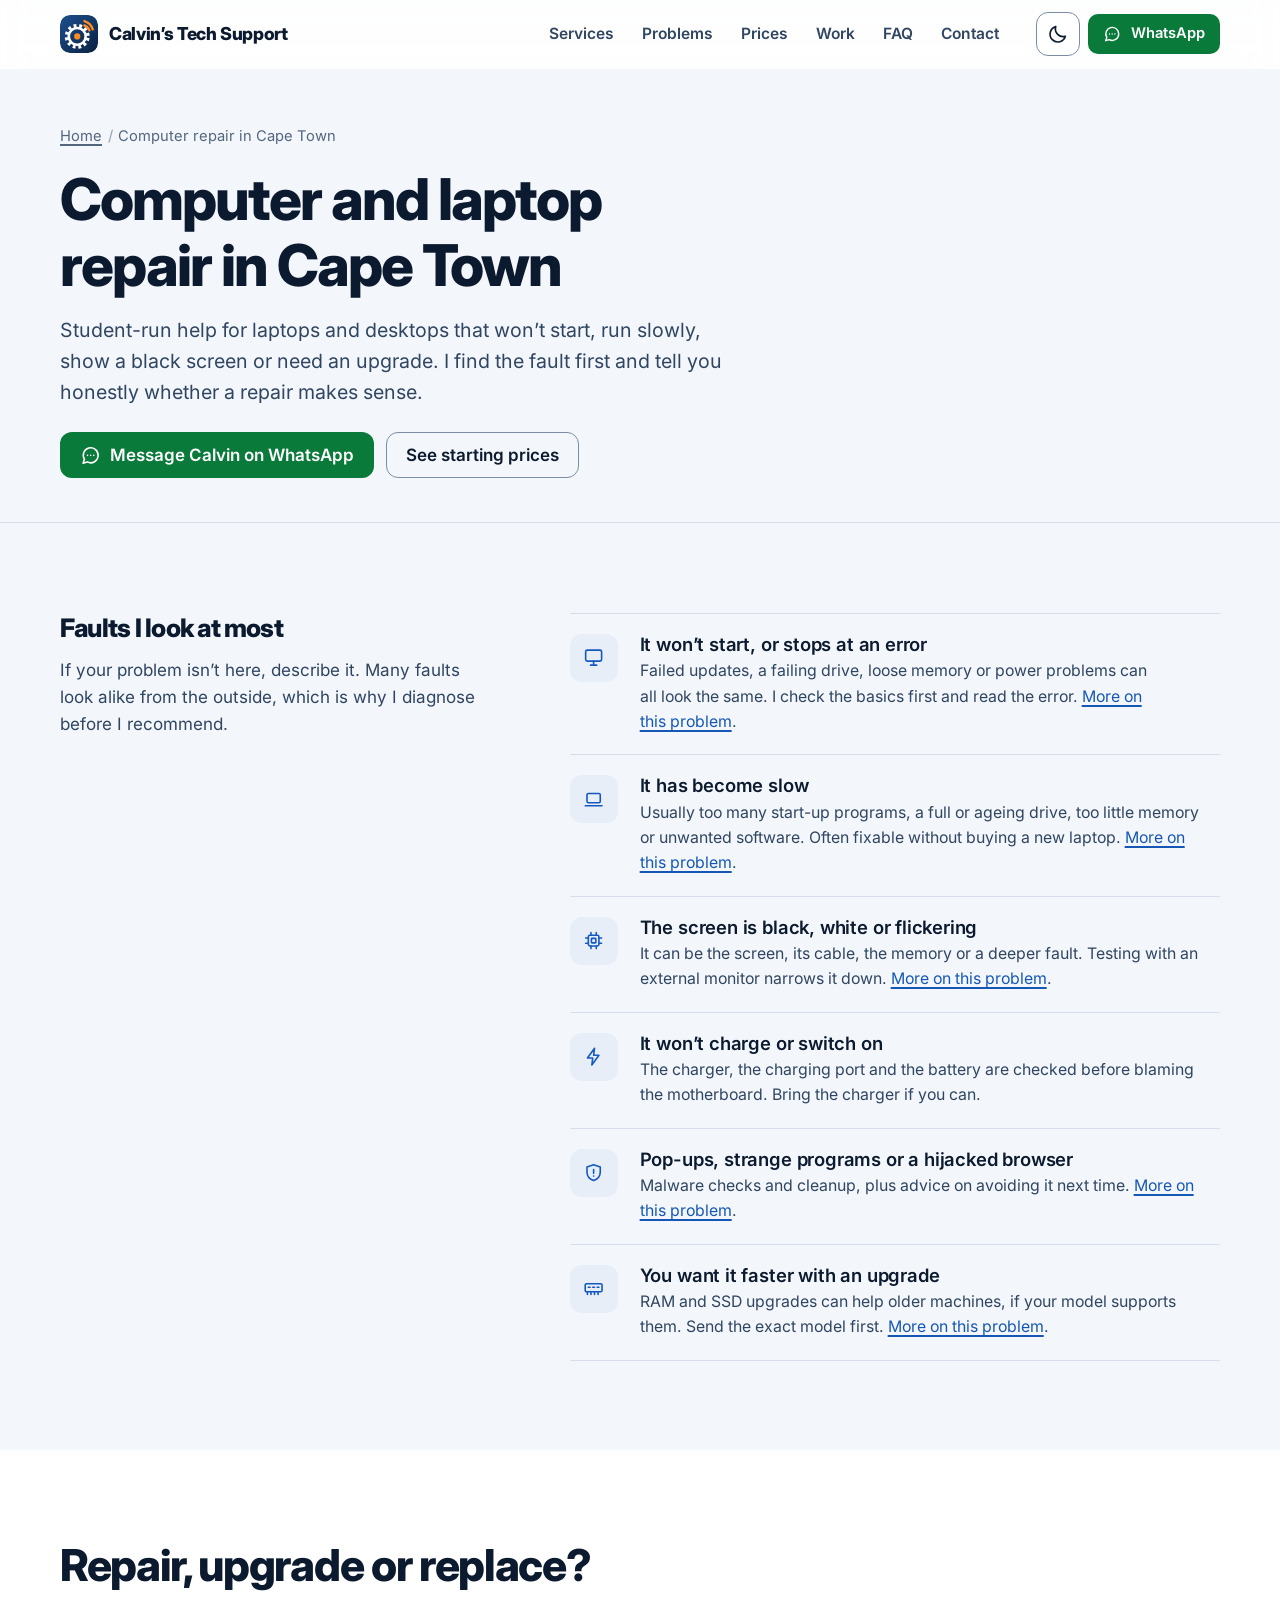
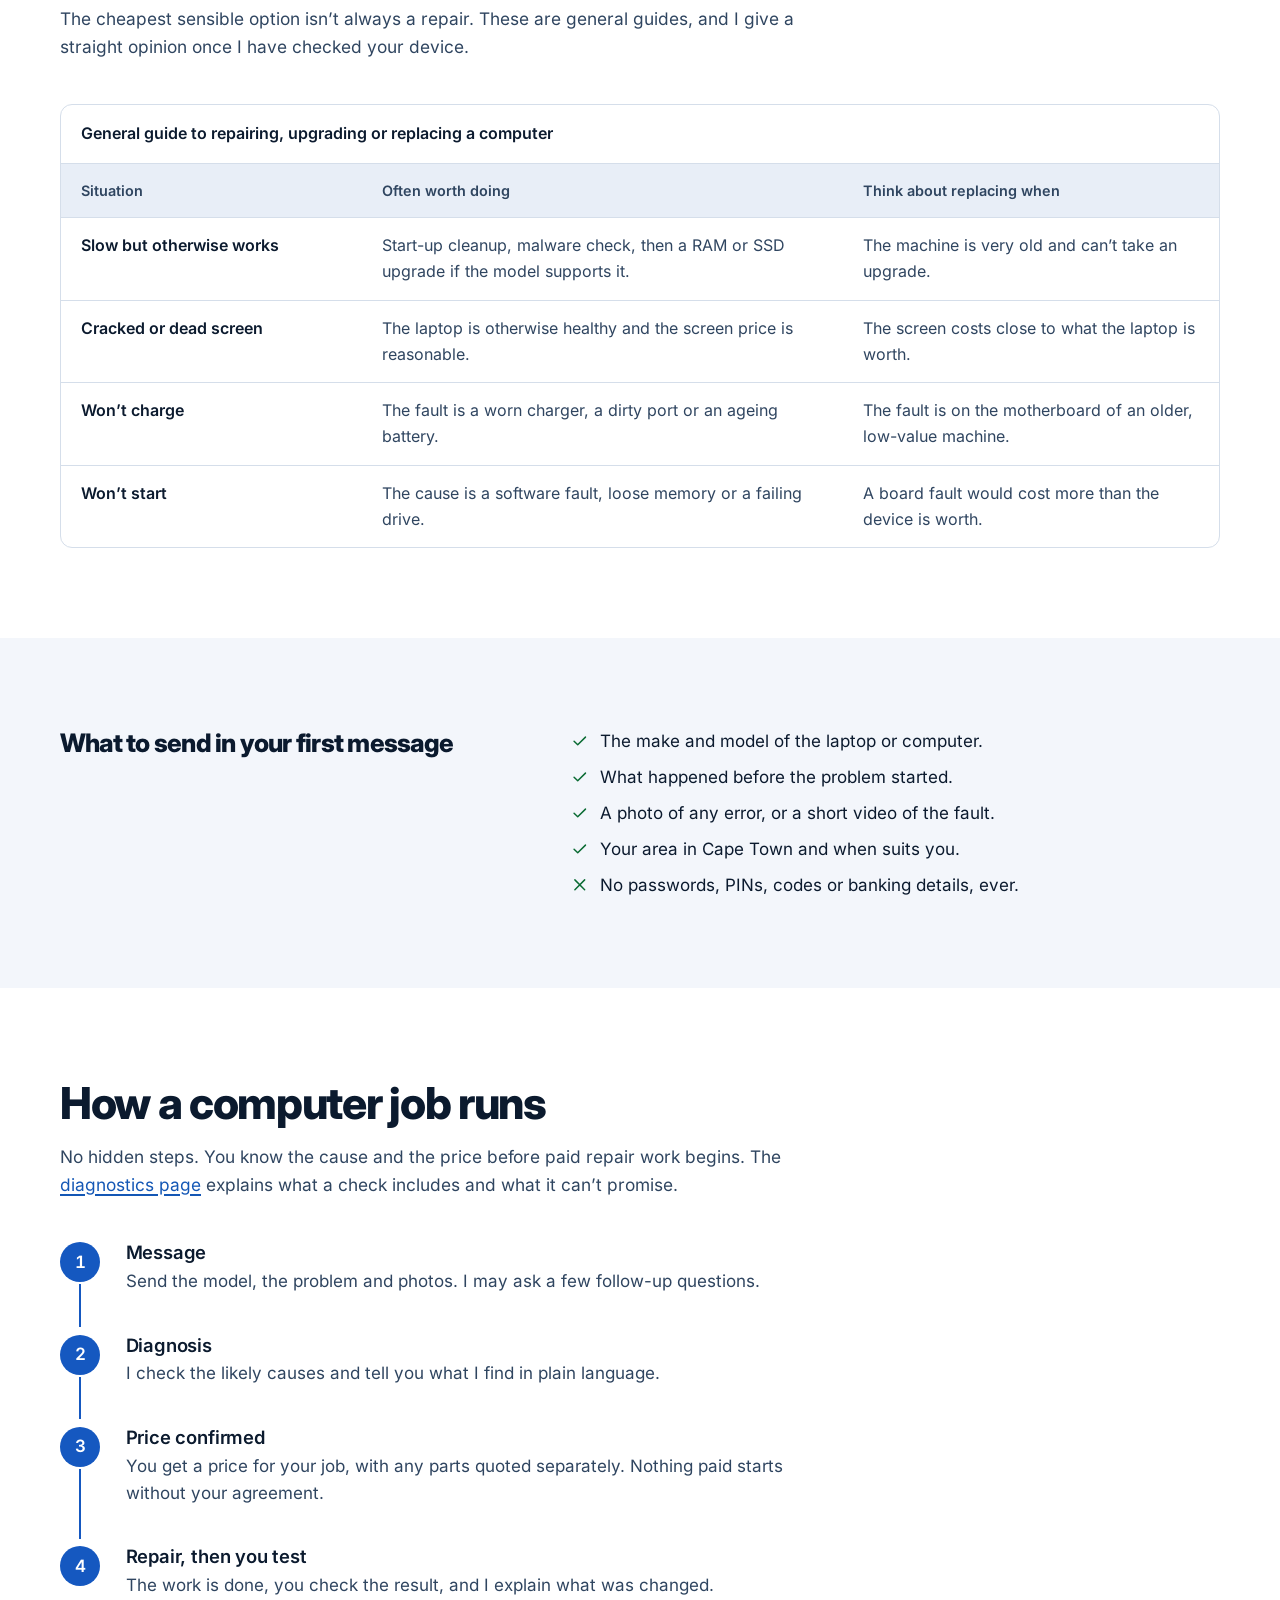
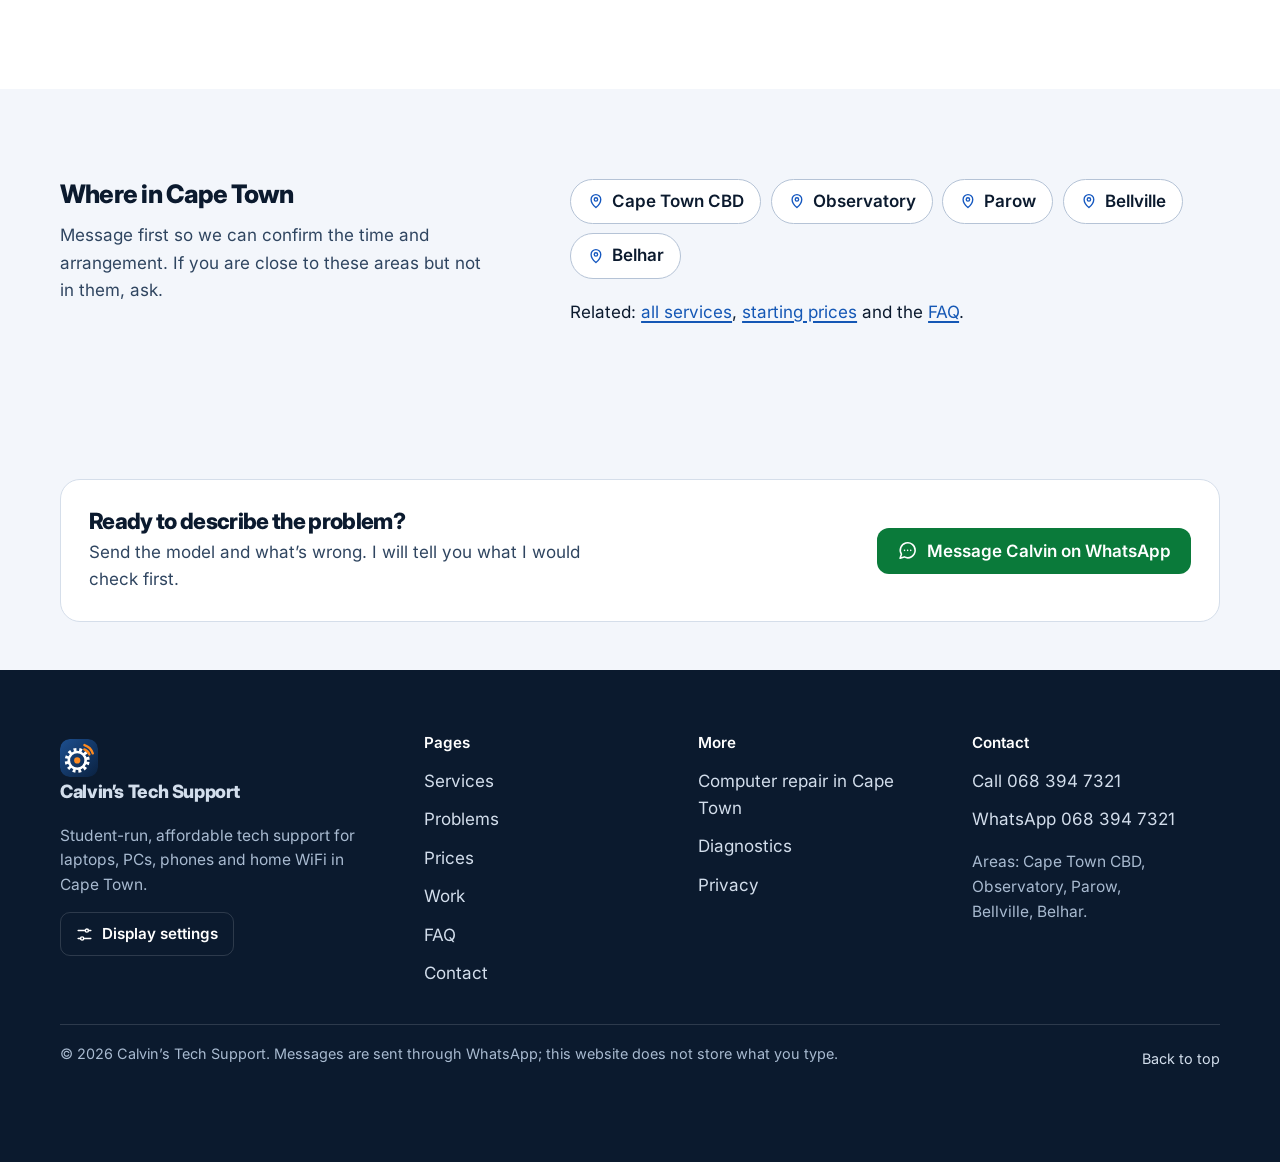
<file: computer-repair-cape-town.html>
<!doctype html>
<html lang="en-ZA">
<head>
<meta charset="utf-8">
<meta name="viewport" content="width=device-width, initial-scale=1">
<title>Computer and laptop repair in Cape Town | Calvin’s Tech Support</title>
<meta name="description" content="Laptop and computer repair help in Cape Town: won&#x27;t start, slow, screen and power faults, upgrades. Student-run, honest diagnosis, price confirmed first.">
<link rel="canonical" href="https://calvinstechsupport.dev/computer-repair-cape-town.html">
<meta name="robots" content="index,follow,max-image-preview:large">
<meta name="theme-color" content="#ffffff">
<link rel="icon" href="favicon.svg" type="image/svg+xml">
<link rel="icon" href="favicon.ico" sizes="48x48">
<link rel="apple-touch-icon" href="apple-touch-icon.png">
<meta property="og:type" content="website">
<meta property="og:site_name" content="Calvin&#x27;s Tech Support">
<meta property="og:locale" content="en_ZA">
<meta property="og:title" content="Computer and laptop repair in Cape Town | Calvin&#x27;s Tech Support">
<meta property="og:description" content="Laptop and computer repair help in Cape Town: won&#x27;t start, slow, screen and power faults, upgrades. Student-run, honest diagnosis, price confirmed first.">
<meta property="og:url" content="https://calvinstechsupport.dev/computer-repair-cape-town.html">
<meta property="og:image" content="https://calvinstechsupport.dev/assets/img/og-card.jpg">
<meta property="og:image:width" content="1200">
<meta property="og:image:height" content="630">
<meta property="og:image:alt" content="Calvin's Tech Support: laptop, PC and phone support in Cape Town">
<meta name="twitter:card" content="summary_large_image">
<meta name="twitter:title" content="Computer and laptop repair in Cape Town | Calvin&#x27;s Tech Support">
<meta name="twitter:description" content="Laptop and computer repair help in Cape Town: won&#x27;t start, slow, screen and power faults, upgrades. Student-run, honest diagnosis, price confirmed first.">
<meta name="twitter:image" content="https://calvinstechsupport.dev/assets/img/og-card.jpg">
<script>(function(){var d=document.documentElement;try{var K='cts-theme-pref',R='cts-motion',mq=null,mode='system';
try{mq=matchMedia('(prefers-color-scheme: dark)')}catch(e){}
function get(k){try{return localStorage.getItem(k)}catch(e){return null}}
function put(k,v){try{localStorage.setItem(k,v)}catch(e){}}
function del(k){try{localStorage.removeItem(k)}catch(e){}}
function res(m){return(m==='dark'||(m==='system'&&mq&&mq.matches))?'dark':'light'}
function apply(m){mode=(m==='light'||m==='dark')?m:'system';var t=res(mode);d.setAttribute('data-theme',t);d.style.colorScheme=t;
var c=document.querySelector('meta[name="theme-color"]');if(c)c.setAttribute('content',t==='dark'?'#08121f':'#ffffff');
try{document.dispatchEvent(new CustomEvent('cts:theme',{detail:{mode:mode,theme:t}}))}catch(e){}}
function motion(r){if(r)d.setAttribute('data-motion','reduced');else d.removeAttribute('data-motion')}
apply(get(K));motion(get(R)==='reduced');
if(mq){var f=function(){if(mode==='system')apply('system')};if(mq.addEventListener)mq.addEventListener('change',f);else if(mq.addListener)mq.addListener(f)}
window.CTS={mode:function(){return mode},theme:function(){return res(mode)},setMode:function(m){apply(m);put(K,mode)},reduced:function(){return d.getAttribute('data-motion')==='reduced'},setReduced:function(r){motion(r);if(r)put(R,'reduced');else del(R)}};
d.classList.add('js');setTimeout(function(){if(!d.classList.contains('js-ready'))d.classList.add('js-failed')},3000)}catch(e){d.classList.add('js-failed')}})();</script>
<link rel="preload" href="assets/fonts/Inter-Regular.woff" as="font" type="font/woff" crossorigin>
<link rel="preload" href="assets/fonts/InterDisplay-ExtraBold.woff" as="font" type="font/woff" crossorigin>
<link rel="stylesheet" href="assets/css/site.css?v=1.0.0">
<script type="application/ld+json">{"@context":"https://schema.org","@type":"Service","@id":"https://calvinstechsupport.dev/computer-repair-cape-town.html#service","name":"Computer and laptop repair in Cape Town","serviceType":"Computer and laptop repair","description":"Diagnosis, repair advice, upgrades and software support for laptops and desktop computers in Cape Town.","provider":{"@id":"https://calvinstechsupport.dev/#org"},"areaServed":[{"@type":"Place","name":"Cape Town CBD"},{"@type":"Place","name":"Observatory, Cape Town"},{"@type":"Place","name":"Parow, Cape Town"},{"@type":"Place","name":"Bellville, Cape Town"},{"@type":"Place","name":"Belhar, Cape Town"}]}</script>
<script type="application/ld+json">{"@context":"https://schema.org","@type":"BreadcrumbList","itemListElement":[{"@type":"ListItem","position":1,"name":"Home","item":"https://calvinstechsupport.dev/"},{"@type":"ListItem","position":2,"name":"Computer repair in Cape Town"}]}</script>
</head>
<body id="top">
<a class="skip" href="#main">Skip to main content</a>
<header class="site-header" data-header>
<div class="wrap hdr">
<a class="brand" href="index.html" aria-label="Calvin&#x27;s Tech Support, home page"><svg class="mark" viewBox="0 0 64 64" aria-hidden="true" focusable="false"><defs><linearGradient id="bg-head" x1="0" y1="0" x2="1" y2="1"><stop offset="0" stop-color="#1d4f8f"/><stop offset="1" stop-color="#0a2140"/></linearGradient></defs><rect width="64" height="64" rx="15" fill="url(#bg-head)"/><circle cx="29" cy="36" r="17.5" fill="none" stroke="#fff" stroke-width="7" stroke-dasharray="4.6 4.6" transform="rotate(8 29 36)"/><circle cx="29" cy="36" r="14.2" fill="none" stroke="#fff" stroke-width="4.4"/><circle cx="29" cy="36" r="5.2" fill="#ff8a1f"/><path d="M41 17.5a14 14 0 0 1 8.5 8.5M41.2 10.2a21.5 21.5 0 0 1 14 14" fill="none" stroke="#ff8a1f" stroke-width="4" stroke-linecap="round"/></svg><span>Calvin’s Tech Support</span></a>
<nav class="nav" aria-label="Main"><a class="nav-link" href="services.html">Services</a><a class="nav-link" href="problems.html">Problems</a><a class="nav-link" href="prices.html">Prices</a><a class="nav-link" href="gallery.html">Work</a><a class="nav-link" href="faq.html">FAQ</a><a class="nav-link" href="contact.html">Contact</a></nav>
<div class="hdr-actions">
<button class="icon-btn theme-btn js-only" type="button" data-theme-toggle aria-pressed="false" aria-label="Dark mode" title="Switch to dark mode"><svg class="ic ic-moon" viewBox="0 0 24 24" fill="none" stroke="currentColor" stroke-width="1.8" stroke-linecap="round" stroke-linejoin="round" aria-hidden="true" focusable="false"><path d="M20 14.5A8.5 8.5 0 0 1 9.5 4a8.5 8.5 0 1 0 10.5 10.5z"/></svg><svg class="ic ic-sun" viewBox="0 0 24 24" fill="none" stroke="currentColor" stroke-width="1.8" stroke-linecap="round" stroke-linejoin="round" aria-hidden="true" focusable="false"><circle cx="12" cy="12" r="4"/><path d="M12 2.5v2.2M12 19.3v2.2M2.5 12h2.2M19.3 12h2.2M5.3 5.3l1.6 1.6M17.1 17.1l1.6 1.6M18.7 5.3l-1.6 1.6M6.9 17.1l-1.6 1.6"/></svg></button>
<a class="btn btn-wa btn-sm" href="https://wa.me/27683947321?text=Hi%20Calvin%2C%20I%20need%20tech%20support." target="_blank" rel="noopener"><svg class="ic" viewBox="0 0 24 24" fill="none" stroke="currentColor" stroke-width="1.8" stroke-linecap="round" stroke-linejoin="round" aria-hidden="true" focusable="false"><path d="M20.5 11.7a8.4 8.4 0 0 1-12.3 7.4L3.5 20.5l1.5-4.5A8.4 8.4 0 1 1 20.5 11.7z"/><path d="M8.5 11.7h.01M12 11.7h.01M15.5 11.7h.01"/></svg><span>WhatsApp</span></a>
<button class="icon-btn menu-btn" type="button" data-open-drawer aria-haspopup="dialog" aria-controls="drawer" aria-label="Open menu"><svg class="ic" viewBox="0 0 24 24" fill="none" stroke="currentColor" stroke-width="1.8" stroke-linecap="round" stroke-linejoin="round" aria-hidden="true" focusable="false"><path d="M4 7h16M4 12h16M4 17h16"/></svg></button>
</div>
</div>
</header>
<dialog class="drawer" id="drawer" aria-label="Menu" data-drawer>
<div class="drawer-head"><span class="brand"><svg class="mark" viewBox="0 0 64 64" aria-hidden="true" focusable="false"><defs><linearGradient id="bg-drawer" x1="0" y1="0" x2="1" y2="1"><stop offset="0" stop-color="#1d4f8f"/><stop offset="1" stop-color="#0a2140"/></linearGradient></defs><rect width="64" height="64" rx="15" fill="url(#bg-drawer)"/><circle cx="29" cy="36" r="17.5" fill="none" stroke="#fff" stroke-width="7" stroke-dasharray="4.6 4.6" transform="rotate(8 29 36)"/><circle cx="29" cy="36" r="14.2" fill="none" stroke="#fff" stroke-width="4.4"/><circle cx="29" cy="36" r="5.2" fill="#ff8a1f"/><path d="M41 17.5a14 14 0 0 1 8.5 8.5M41.2 10.2a21.5 21.5 0 0 1 14 14" fill="none" stroke="#ff8a1f" stroke-width="4" stroke-linecap="round"/></svg><span>Calvin’s Tech Support</span></span><button class="icon-btn" type="button" data-close aria-label="Close menu"><svg class="ic" viewBox="0 0 24 24" fill="none" stroke="currentColor" stroke-width="1.8" stroke-linecap="round" stroke-linejoin="round" aria-hidden="true" focusable="false"><path d="M6 6l12 12M18 6L6 18"/></svg></button></div>
<div class="drawer-body">
<nav aria-label="Mobile">
<div class="drawer-group"><p class="drawer-title">Pages</p><a class="drawer-link" href="index.html">Home</a><a class="drawer-link" href="services.html">Services</a><a class="drawer-link" href="problems.html">Problems</a><a class="drawer-link" href="prices.html">Prices</a><a class="drawer-link" href="gallery.html">Work</a><a class="drawer-link" href="faq.html">FAQ</a><a class="drawer-link" href="contact.html">Contact</a></div>
<div class="drawer-group"><p class="drawer-title">More</p><a class="drawer-link" href="computer-repair-cape-town.html">Computer repair in Cape Town</a><a class="drawer-link" href="diagnostics.html">Diagnostics</a><a class="drawer-link" href="privacy.html">Privacy</a></div>
</nav>
</div>
<div class="drawer-foot">
<a class="btn btn-wa btn-block" href="https://wa.me/27683947321?text=Hi%20Calvin%2C%20I%20need%20tech%20support." target="_blank" rel="noopener"><svg class="ic" viewBox="0 0 24 24" fill="none" stroke="currentColor" stroke-width="1.8" stroke-linecap="round" stroke-linejoin="round" aria-hidden="true" focusable="false"><path d="M20.5 11.7a8.4 8.4 0 0 1-12.3 7.4L3.5 20.5l1.5-4.5A8.4 8.4 0 1 1 20.5 11.7z"/><path d="M8.5 11.7h.01M12 11.7h.01M15.5 11.7h.01"/></svg>Message Calvin on WhatsApp</a>
<a class="btn btn-ghost btn-block" href="tel:+27683947321"><svg class="ic" viewBox="0 0 24 24" fill="none" stroke="currentColor" stroke-width="1.8" stroke-linecap="round" stroke-linejoin="round" aria-hidden="true" focusable="false"><path d="M5.2 3.5h3.2l1.6 4-2 1.3a11 11 0 0 0 5.2 5.2l1.3-2 4 1.6v3.2a2 2 0 0 1-2.2 2A15.8 15.8 0 0 1 3.2 5.7a2 2 0 0 1 2-2.2z"/></svg>Call 068 394 7321</a>
<button class="btn btn-ghost btn-block" type="button" data-open-settings><svg class="ic" viewBox="0 0 24 24" fill="none" stroke="currentColor" stroke-width="1.8" stroke-linecap="round" stroke-linejoin="round" aria-hidden="true" focusable="false"><path d="M4 7h9M17 7h3M4 17h3M11 17h9"/><circle cx="15" cy="7" r="2"/><circle cx="9" cy="17" r="2"/></svg>Display settings</button>
</div>
</dialog>
<dialog class="settings" id="settings" aria-labelledby="settings-title" data-settings>
<form method="dialog" class="settings-inner">
<div class="settings-head"><h2 id="settings-title">Display settings</h2><button class="icon-btn" type="submit" aria-label="Close display settings"><svg class="ic" viewBox="0 0 24 24" fill="none" stroke="currentColor" stroke-width="1.8" stroke-linecap="round" stroke-linejoin="round" aria-hidden="true" focusable="false"><path d="M6 6l12 12M18 6L6 18"/></svg></button></div>
<p class="hint">Saved on this device only, so the site looks the same next time.</p>
<fieldset><legend>Colour theme</legend>
<div class="segs">
<label class="seg"><input type="radio" name="theme" value="light"><span><svg class="ic" viewBox="0 0 24 24" fill="none" stroke="currentColor" stroke-width="1.8" stroke-linecap="round" stroke-linejoin="round" aria-hidden="true" focusable="false"><circle cx="12" cy="12" r="4"/><path d="M12 2.5v2.2M12 19.3v2.2M2.5 12h2.2M19.3 12h2.2M5.3 5.3l1.6 1.6M17.1 17.1l1.6 1.6M18.7 5.3l-1.6 1.6M6.9 17.1l-1.6 1.6"/></svg>Light</span></label>
<label class="seg"><input type="radio" name="theme" value="dark"><span><svg class="ic" viewBox="0 0 24 24" fill="none" stroke="currentColor" stroke-width="1.8" stroke-linecap="round" stroke-linejoin="round" aria-hidden="true" focusable="false"><path d="M20 14.5A8.5 8.5 0 0 1 9.5 4a8.5 8.5 0 1 0 10.5 10.5z"/></svg>Dark</span></label>
<label class="seg"><input type="radio" name="theme" value="system"><span><svg class="ic" viewBox="0 0 24 24" fill="none" stroke="currentColor" stroke-width="1.8" stroke-linecap="round" stroke-linejoin="round" aria-hidden="true" focusable="false"><rect x="3" y="4" width="18" height="12" rx="2"/><path d="M8 20h8M12 16v4"/></svg>System</span></label>
</div>
<p class="hint">System follows your device&rsquo;s light or dark setting.</p>
</fieldset>
<fieldset><legend>Motion</legend>
<label class="switch"><span>Reduce animations</span><input type="checkbox" name="motion"></label>
<p class="hint">Your device&rsquo;s reduced-motion setting is always respected too.</p>
</fieldset>
</form>
</dialog>
<div class="page-head"><div class="wrap">
<nav aria-label="Breadcrumb"><ol class="crumbs"><li><a href="index.html">Home</a></li><li aria-current="page">Computer repair in Cape Town</li></ol></nav>
<h1>Computer and laptop repair in Cape Town</h1>
<p class="lead">Student-run help for laptops and desktops that won&rsquo;t start, run slowly, show a black screen or need an upgrade. I find the fault first and tell you honestly whether a repair makes sense.</p>
<div class="actions"><a class="btn btn-wa" href="https://wa.me/27683947321?text=Hi%20Calvin%2C%20my%20computer%2Flaptop%20needs%20help.%20Can%20you%20assist%3F" target="_blank" rel="noopener"><svg class="ic" viewBox="0 0 24 24" fill="none" stroke="currentColor" stroke-width="1.8" stroke-linecap="round" stroke-linejoin="round" aria-hidden="true" focusable="false"><path d="M20.5 11.7a8.4 8.4 0 0 1-12.3 7.4L3.5 20.5l1.5-4.5A8.4 8.4 0 1 1 20.5 11.7z"/><path d="M8.5 11.7h.01M12 11.7h.01M15.5 11.7h.01"/></svg>Message Calvin on WhatsApp</a><a class="btn btn-ghost" href="prices.html">See starting prices</a></div></div></div>
<main id="main" tabindex="-1">
<section class="sec" aria-labelledby="faults-title">
<div class="wrap split">
<div class="split-sticky"><h2 id="faults-title">Faults I look at most</h2><p class="u-lead">If your problem isn&rsquo;t here, describe it. Many faults look alike from the outside, which is why I diagnose before I recommend.</p></div>
<ul class="ledger">
<li class="ledger-row"><span class="ic-tile"><svg class="ic" viewBox="0 0 24 24" fill="none" stroke="currentColor" stroke-width="1.8" stroke-linecap="round" stroke-linejoin="round" aria-hidden="true" focusable="false"><rect x="3" y="3.5" width="18" height="12.5" rx="1.8"/><path d="M8.5 20.5h7M12 16v4.5"/></svg></span><div><h3>It won&rsquo;t start, or stops at an error</h3><p>Failed updates, a failing drive, loose memory or power problems can all look the same. I check the basics first and read the error. <a href="problems.html#boot">More on this problem</a>.</p></div></li>
<li class="ledger-row"><span class="ic-tile"><svg class="ic" viewBox="0 0 24 24" fill="none" stroke="currentColor" stroke-width="1.8" stroke-linecap="round" stroke-linejoin="round" aria-hidden="true" focusable="false"><rect x="4.5" y="5" width="15" height="10.5" rx="1.6"/><path d="M2.5 19h19"/></svg></span><div><h3>It has become slow</h3><p>Usually too many start-up programs, a full or ageing drive, too little memory or unwanted software. Often fixable without buying a new laptop. <a href="problems.html#slow">More on this problem</a>.</p></div></li>
<li class="ledger-row"><span class="ic-tile"><svg class="ic" viewBox="0 0 24 24" fill="none" stroke="currentColor" stroke-width="1.8" stroke-linecap="round" stroke-linejoin="round" aria-hidden="true" focusable="false"><rect x="6" y="6" width="12" height="12" rx="1.8"/><rect x="9.5" y="9.5" width="5" height="5" rx=".6"/><path d="M9 3v3M15 3v3M9 18v3M15 18v3M3 9h3M3 15h3M18 9h3M18 15h3"/></svg></span><div><h3>The screen is black, white or flickering</h3><p>It can be the screen, its cable, the memory or a deeper fault. Testing with an external monitor narrows it down. <a href="problems.html#screen">More on this problem</a>.</p></div></li>
<li class="ledger-row"><span class="ic-tile"><svg class="ic" viewBox="0 0 24 24" fill="none" stroke="currentColor" stroke-width="1.8" stroke-linecap="round" stroke-linejoin="round" aria-hidden="true" focusable="false"><path d="M13 2.5L5 13.5h6l-1 8 8-11h-6z"/></svg></span><div><h3>It won&rsquo;t charge or switch on</h3><p>The charger, the charging port and the battery are checked before blaming the motherboard. Bring the charger if you can.</p></div></li>
<li class="ledger-row"><span class="ic-tile"><svg class="ic" viewBox="0 0 24 24" fill="none" stroke="currentColor" stroke-width="1.8" stroke-linecap="round" stroke-linejoin="round" aria-hidden="true" focusable="false"><path d="M12 3l7.5 2.6v5.6c0 4.5-3.1 8.1-7.5 9.8-4.4-1.7-7.5-5.3-7.5-9.8V5.6z"/><path d="M12 8.6v4.2M12 15.9h.01"/></svg></span><div><h3>Pop-ups, strange programs or a hijacked browser</h3><p>Malware checks and cleanup, plus advice on avoiding it next time. <a href="problems.html#virus">More on this problem</a>.</p></div></li>
<li class="ledger-row"><span class="ic-tile"><svg class="ic" viewBox="0 0 24 24" fill="none" stroke="currentColor" stroke-width="1.8" stroke-linecap="round" stroke-linejoin="round" aria-hidden="true" focusable="false"><rect x="2.5" y="6.5" width="19" height="9" rx="1.4"/><path d="M6 10.5h2M11 10.5h2M16 10.5h2M5 15.5v3M9 15.5v3M13 15.5v3M17 15.5v3"/></svg></span><div><h3>You want it faster with an upgrade</h3><p>RAM and SSD upgrades can help older machines, if your model supports them. Send the exact model first. <a href="problems.html#upgrade">More on this problem</a>.</p></div></li>
</ul>
</div>
</section>

<section class="sec sec-surface" aria-labelledby="decide-title">
<div class="wrap">
<div class="sec-head"><h2 id="decide-title">Repair, upgrade or replace?</h2><p>The cheapest sensible option isn&rsquo;t always a repair. These are general guides, and I give a straight opinion once I have checked your device.</p></div>
<div class="tbl-wrap"><table class="tbl"><caption>General guide to repairing, upgrading or replacing a computer</caption>
<thead><tr><th scope="col">Situation</th><th scope="col">Often worth doing</th><th scope="col">Think about replacing when</th></tr></thead>
<tbody>
<tr><th scope="row">Slow but otherwise works</th><td class="sub">Start-up cleanup, malware check, then a RAM or SSD upgrade if the model supports it.</td><td class="sub">The machine is very old and can&rsquo;t take an upgrade.</td></tr>
<tr><th scope="row">Cracked or dead screen</th><td class="sub">The laptop is otherwise healthy and the screen price is reasonable.</td><td class="sub">The screen costs close to what the laptop is worth.</td></tr>
<tr><th scope="row">Won&rsquo;t charge</th><td class="sub">The fault is a worn charger, a dirty port or an ageing battery.</td><td class="sub">The fault is on the motherboard of an older, low-value machine.</td></tr>
<tr><th scope="row">Won&rsquo;t start</th><td class="sub">The cause is a software fault, loose memory or a failing drive.</td><td class="sub">A board fault would cost more than the device is worth.</td></tr>
</tbody></table></div>
</div>
</section>

<section class="sec" aria-labelledby="send-title">
<div class="wrap split">
<div><h2 id="send-title">What to send in your first message</h2></div>
<ul class="checks">
<li><svg class="ic" viewBox="0 0 24 24" fill="none" stroke="currentColor" stroke-width="1.8" stroke-linecap="round" stroke-linejoin="round" aria-hidden="true" focusable="false"><path d="M5 12.5l4.5 4.5L19 7.5"/></svg><span>The make and model of the laptop or computer.</span></li>
<li><svg class="ic" viewBox="0 0 24 24" fill="none" stroke="currentColor" stroke-width="1.8" stroke-linecap="round" stroke-linejoin="round" aria-hidden="true" focusable="false"><path d="M5 12.5l4.5 4.5L19 7.5"/></svg><span>What happened before the problem started.</span></li>
<li><svg class="ic" viewBox="0 0 24 24" fill="none" stroke="currentColor" stroke-width="1.8" stroke-linecap="round" stroke-linejoin="round" aria-hidden="true" focusable="false"><path d="M5 12.5l4.5 4.5L19 7.5"/></svg><span>A photo of any error, or a short video of the fault.</span></li>
<li><svg class="ic" viewBox="0 0 24 24" fill="none" stroke="currentColor" stroke-width="1.8" stroke-linecap="round" stroke-linejoin="round" aria-hidden="true" focusable="false"><path d="M5 12.5l4.5 4.5L19 7.5"/></svg><span>Your area in Cape Town and when suits you.</span></li>
<li><svg class="ic" viewBox="0 0 24 24" fill="none" stroke="currentColor" stroke-width="1.8" stroke-linecap="round" stroke-linejoin="round" aria-hidden="true" focusable="false"><path d="M6 6l12 12M18 6L6 18"/></svg><span>No passwords, PINs, codes or banking details, ever.</span></li>
</ul>
</div>
</section>

<section class="sec sec-surface" aria-labelledby="work-title">
<div class="wrap">
<div class="sec-head"><h2 id="work-title">How a computer job runs</h2><p>No hidden steps. You know the cause and the price before paid repair work begins. The <a href="diagnostics.html">diagnostics page</a> explains what a check includes and what it can&rsquo;t promise.</p></div>
<ol class="trace u-mw-46">
<li class="trace-step" data-trace><span class="trace-node" aria-hidden="true">1</span><h3>Message</h3><p>Send the model, the problem and photos. I may ask a few follow-up questions.</p></li>
<li class="trace-step" data-trace><span class="trace-node" aria-hidden="true">2</span><h3>Diagnosis</h3><p>I check the likely causes and tell you what I find in plain language.</p></li>
<li class="trace-step" data-trace><span class="trace-node" aria-hidden="true">3</span><h3>Price confirmed</h3><p>You get a price for your job, with any parts quoted separately. Nothing paid starts without your agreement.</p></li>
<li class="trace-step" data-trace><span class="trace-node" aria-hidden="true">4</span><h3>Repair, then you test</h3><p>The work is done, you check the result, and I explain what was changed.</p></li>
</ol>
</div>
</section>

<section class="sec" aria-labelledby="where-title">
<div class="wrap split">
<div><h2 id="where-title">Where in Cape Town</h2><p class="u-lead">Message first so we can confirm the time and arrangement. If you are close to these areas but not in them, ask.</p></div>
<div><ul class="areas"><li><svg class="ic" viewBox="0 0 24 24" fill="none" stroke="currentColor" stroke-width="1.8" stroke-linecap="round" stroke-linejoin="round" aria-hidden="true" focusable="false"><path d="M12 21s-6.5-5.7-6.5-11a6.5 6.5 0 0 1 13 0c0 5.3-6.5 11-6.5 11z"/><circle cx="12" cy="10" r="2.3"/></svg>Cape Town CBD</li><li><svg class="ic" viewBox="0 0 24 24" fill="none" stroke="currentColor" stroke-width="1.8" stroke-linecap="round" stroke-linejoin="round" aria-hidden="true" focusable="false"><path d="M12 21s-6.5-5.7-6.5-11a6.5 6.5 0 0 1 13 0c0 5.3-6.5 11-6.5 11z"/><circle cx="12" cy="10" r="2.3"/></svg>Observatory</li><li><svg class="ic" viewBox="0 0 24 24" fill="none" stroke="currentColor" stroke-width="1.8" stroke-linecap="round" stroke-linejoin="round" aria-hidden="true" focusable="false"><path d="M12 21s-6.5-5.7-6.5-11a6.5 6.5 0 0 1 13 0c0 5.3-6.5 11-6.5 11z"/><circle cx="12" cy="10" r="2.3"/></svg>Parow</li><li><svg class="ic" viewBox="0 0 24 24" fill="none" stroke="currentColor" stroke-width="1.8" stroke-linecap="round" stroke-linejoin="round" aria-hidden="true" focusable="false"><path d="M12 21s-6.5-5.7-6.5-11a6.5 6.5 0 0 1 13 0c0 5.3-6.5 11-6.5 11z"/><circle cx="12" cy="10" r="2.3"/></svg>Bellville</li><li><svg class="ic" viewBox="0 0 24 24" fill="none" stroke="currentColor" stroke-width="1.8" stroke-linecap="round" stroke-linejoin="round" aria-hidden="true" focusable="false"><path d="M12 21s-6.5-5.7-6.5-11a6.5 6.5 0 0 1 13 0c0 5.3-6.5 11-6.5 11z"/><circle cx="12" cy="10" r="2.3"/></svg>Belhar</li></ul>
<p>Related: <a href="services.html">all services</a>, <a href="prices.html">starting prices</a> and the <a href="faq.html">FAQ</a>.</p></div>
</div>
</section>
<section class="sec-tight"><div class="wrap"><div class="cta-mini"><div><h2>Ready to describe the problem?</h2><p>Send the model and what&rsquo;s wrong. I will tell you what I would check first.</p></div>
<div class="contact-actions"><a class="btn btn-wa" href="https://wa.me/27683947321?text=Hi%20Calvin%2C%20I%20need%20tech%20support." target="_blank" rel="noopener"><svg class="ic" viewBox="0 0 24 24" fill="none" stroke="currentColor" stroke-width="1.8" stroke-linecap="round" stroke-linejoin="round" aria-hidden="true" focusable="false"><path d="M20.5 11.7a8.4 8.4 0 0 1-12.3 7.4L3.5 20.5l1.5-4.5A8.4 8.4 0 1 1 20.5 11.7z"/><path d="M8.5 11.7h.01M12 11.7h.01M15.5 11.7h.01"/></svg>Message Calvin on WhatsApp</a></div></div></div></section>
</main>
<footer class="site-footer">
<div class="wrap">
<div class="foot-grid">
<div>
<a class="foot-brand" href="index.html"><svg class="mark" viewBox="0 0 64 64" aria-hidden="true" focusable="false"><defs><linearGradient id="bg-foot" x1="0" y1="0" x2="1" y2="1"><stop offset="0" stop-color="#1d4f8f"/><stop offset="1" stop-color="#0a2140"/></linearGradient></defs><rect width="64" height="64" rx="15" fill="url(#bg-foot)"/><circle cx="29" cy="36" r="17.5" fill="none" stroke="#fff" stroke-width="7" stroke-dasharray="4.6 4.6" transform="rotate(8 29 36)"/><circle cx="29" cy="36" r="14.2" fill="none" stroke="#fff" stroke-width="4.4"/><circle cx="29" cy="36" r="5.2" fill="#ff8a1f"/><path d="M41 17.5a14 14 0 0 1 8.5 8.5M41.2 10.2a21.5 21.5 0 0 1 14 14" fill="none" stroke="#ff8a1f" stroke-width="4" stroke-linecap="round"/></svg><span>Calvin’s Tech Support</span></a>
<p>Student-run, affordable tech support for laptops, PCs, phones and home WiFi in Cape Town.</p>
<button class="foot-btn js-only" type="button" data-open-settings><svg class="ic" viewBox="0 0 24 24" fill="none" stroke="currentColor" stroke-width="1.8" stroke-linecap="round" stroke-linejoin="round" aria-hidden="true" focusable="false"><path d="M4 7h9M17 7h3M4 17h3M11 17h9"/><circle cx="15" cy="7" r="2"/><circle cx="9" cy="17" r="2"/></svg>Display settings</button>
</div>
<div><h2>Pages</h2><ul><li><a href="services.html">Services</a></li><li><a href="problems.html">Problems</a></li><li><a href="prices.html">Prices</a></li><li><a href="gallery.html">Work</a></li><li><a href="faq.html">FAQ</a></li><li><a href="contact.html">Contact</a></li></ul></div>
<div><h2>More</h2><ul><li><a href="computer-repair-cape-town.html">Computer repair in Cape Town</a></li><li><a href="diagnostics.html">Diagnostics</a></li><li><a href="privacy.html">Privacy</a></li></ul></div>
<div><h2>Contact</h2>
<ul>
<li><a href="tel:+27683947321">Call 068 394 7321</a></li>
<li><a href="https://wa.me/27683947321?text=Hi%20Calvin%2C%20I%20need%20tech%20support." target="_blank" rel="noopener">WhatsApp 068 394 7321</a></li>
</ul>
<p>Areas: Cape Town CBD, Observatory, Parow, Bellville, Belhar.</p>
</div>
</div>
<div class="foot-bar">
<p>&copy; 2026 Calvin’s Tech Support. Messages are sent through WhatsApp; this website does not store what you type.</p>
<a href="#top">Back to top</a>
</div>
</div>
</footer>
<a class="wa-float" href="https://wa.me/27683947321?text=Hi%20Calvin%2C%20I%20need%20tech%20support." target="_blank" rel="noopener"><svg class="ic" viewBox="0 0 24 24" fill="none" stroke="currentColor" stroke-width="1.8" stroke-linecap="round" stroke-linejoin="round" aria-hidden="true" focusable="false"><path d="M20.5 11.7a8.4 8.4 0 0 1-12.3 7.4L3.5 20.5l1.5-4.5A8.4 8.4 0 1 1 20.5 11.7z"/><path d="M8.5 11.7h.01M12 11.7h.01M15.5 11.7h.01"/></svg><span>WhatsApp</span></a>
<script src="assets/js/site.js?v=1.0.0" defer></script>
</body>
</html>
</file>
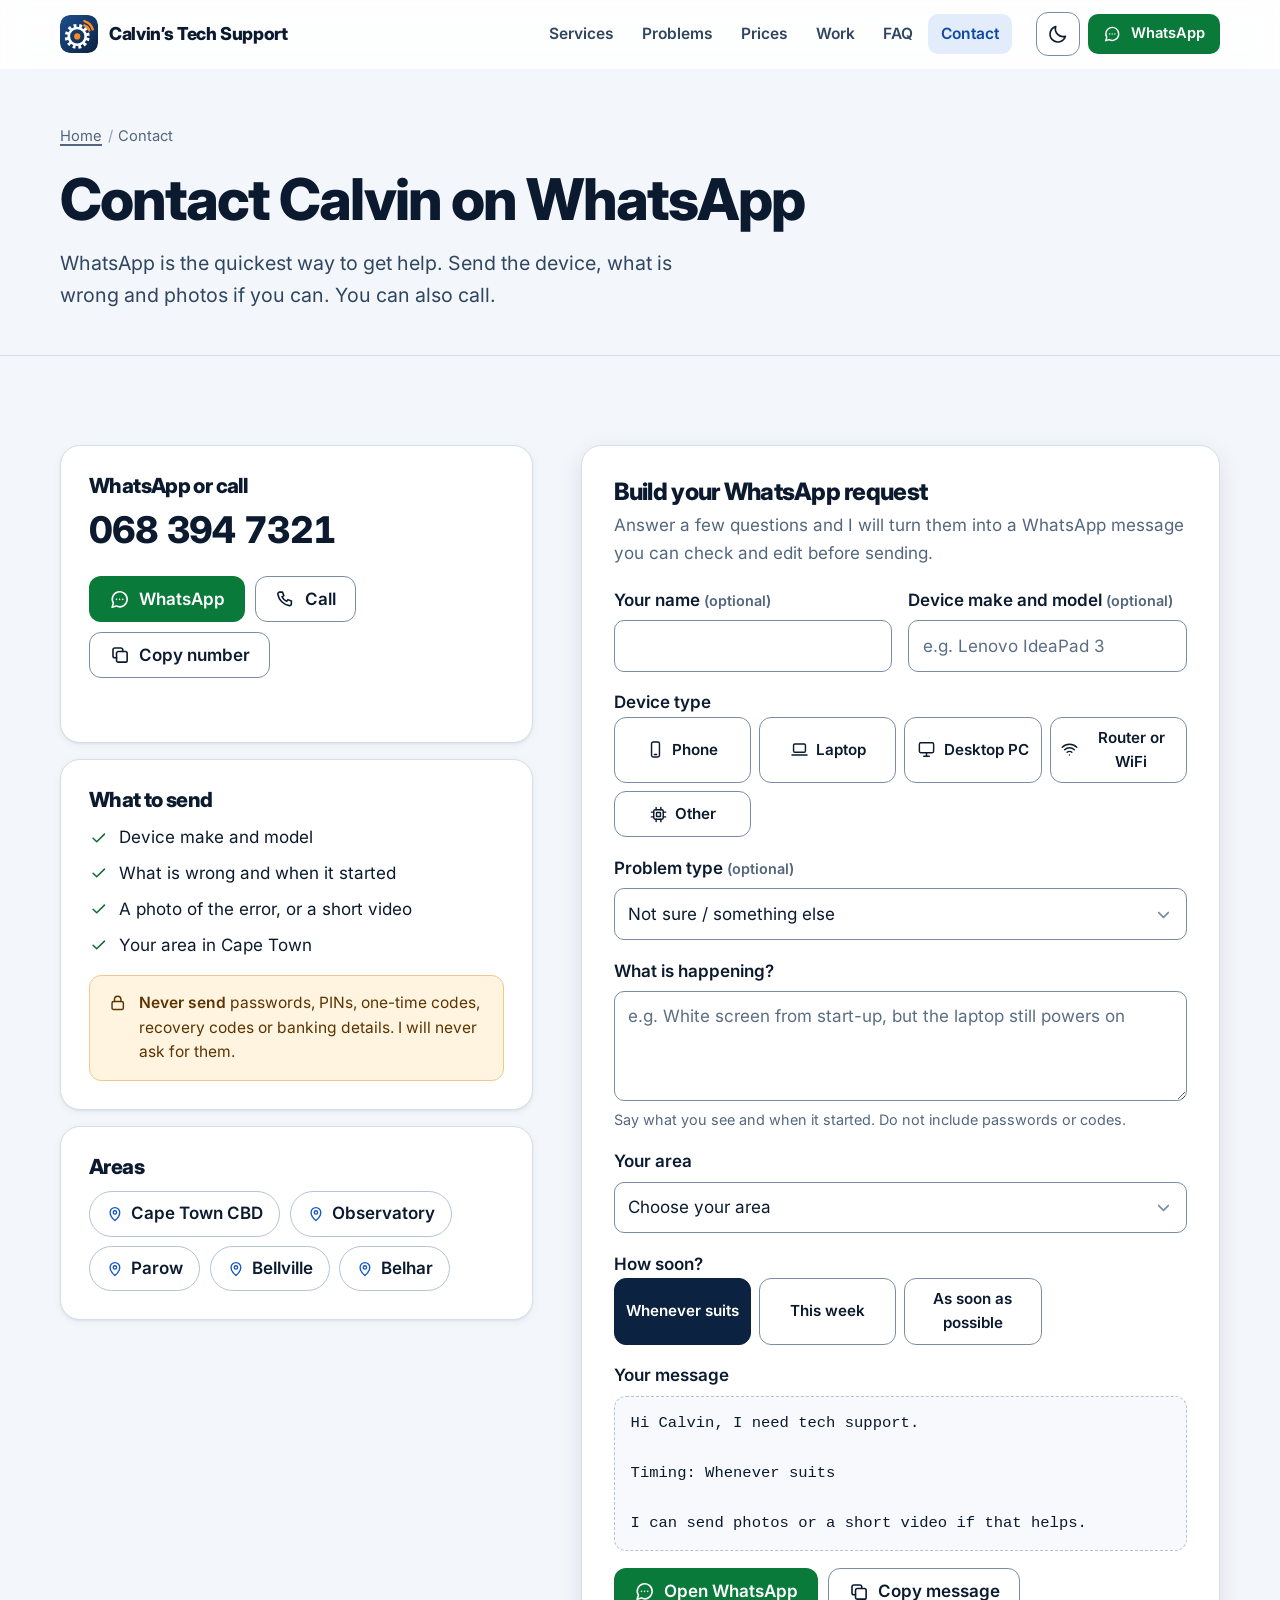
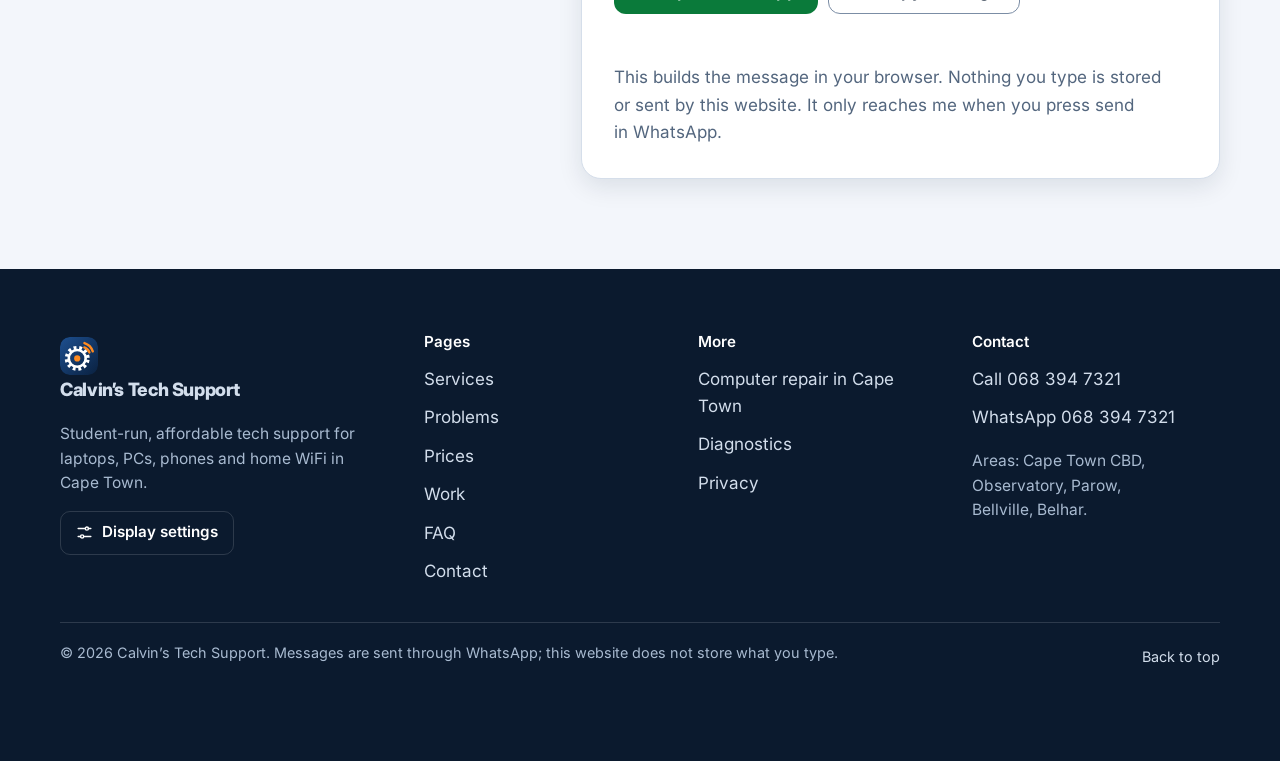
<file: contact.html>
<!doctype html>
<html lang="en-ZA">
<head>
<meta charset="utf-8">
<meta name="viewport" content="width=device-width, initial-scale=1">
<title>Contact Calvin’s Tech Support on WhatsApp | Cape Town</title>
<meta name="description" content="Message Calvin&#x27;s Tech Support on WhatsApp (068 394 7321) or call. Send the device model, the problem and photos, or use the request builder.">
<link rel="canonical" href="https://calvinstechsupport.dev/contact.html">
<meta name="robots" content="index,follow,max-image-preview:large">
<meta name="theme-color" content="#ffffff">
<link rel="icon" href="favicon.svg" type="image/svg+xml">
<link rel="icon" href="favicon.ico" sizes="48x48">
<link rel="apple-touch-icon" href="apple-touch-icon.png">
<meta property="og:type" content="website">
<meta property="og:site_name" content="Calvin&#x27;s Tech Support">
<meta property="og:locale" content="en_ZA">
<meta property="og:title" content="Contact Calvin&#x27;s Tech Support on WhatsApp | Cape Town">
<meta property="og:description" content="Message Calvin&#x27;s Tech Support on WhatsApp (068 394 7321) or call. Send the device model, the problem and photos, or use the request builder.">
<meta property="og:url" content="https://calvinstechsupport.dev/contact.html">
<meta property="og:image" content="https://calvinstechsupport.dev/assets/img/og-card.jpg">
<meta property="og:image:width" content="1200">
<meta property="og:image:height" content="630">
<meta property="og:image:alt" content="Calvin's Tech Support: laptop, PC and phone support in Cape Town">
<meta name="twitter:card" content="summary_large_image">
<meta name="twitter:title" content="Contact Calvin&#x27;s Tech Support on WhatsApp | Cape Town">
<meta name="twitter:description" content="Message Calvin&#x27;s Tech Support on WhatsApp (068 394 7321) or call. Send the device model, the problem and photos, or use the request builder.">
<meta name="twitter:image" content="https://calvinstechsupport.dev/assets/img/og-card.jpg">
<script>(function(){var d=document.documentElement;try{var K='cts-theme-pref',R='cts-motion',mq=null,mode='system';
try{mq=matchMedia('(prefers-color-scheme: dark)')}catch(e){}
function get(k){try{return localStorage.getItem(k)}catch(e){return null}}
function put(k,v){try{localStorage.setItem(k,v)}catch(e){}}
function del(k){try{localStorage.removeItem(k)}catch(e){}}
function res(m){return(m==='dark'||(m==='system'&&mq&&mq.matches))?'dark':'light'}
function apply(m){mode=(m==='light'||m==='dark')?m:'system';var t=res(mode);d.setAttribute('data-theme',t);d.style.colorScheme=t;
var c=document.querySelector('meta[name="theme-color"]');if(c)c.setAttribute('content',t==='dark'?'#08121f':'#ffffff');
try{document.dispatchEvent(new CustomEvent('cts:theme',{detail:{mode:mode,theme:t}}))}catch(e){}}
function motion(r){if(r)d.setAttribute('data-motion','reduced');else d.removeAttribute('data-motion')}
apply(get(K));motion(get(R)==='reduced');
if(mq){var f=function(){if(mode==='system')apply('system')};if(mq.addEventListener)mq.addEventListener('change',f);else if(mq.addListener)mq.addListener(f)}
window.CTS={mode:function(){return mode},theme:function(){return res(mode)},setMode:function(m){apply(m);put(K,mode)},reduced:function(){return d.getAttribute('data-motion')==='reduced'},setReduced:function(r){motion(r);if(r)put(R,'reduced');else del(R)}};
d.classList.add('js');setTimeout(function(){if(!d.classList.contains('js-ready'))d.classList.add('js-failed')},3000)}catch(e){d.classList.add('js-failed')}})();</script>
<link rel="preload" href="assets/fonts/Inter-Regular.woff" as="font" type="font/woff" crossorigin>
<link rel="preload" href="assets/fonts/InterDisplay-ExtraBold.woff" as="font" type="font/woff" crossorigin>
<link rel="stylesheet" href="assets/css/site.css?v=1.0.0">
<script type="application/ld+json">{"@context":"https://schema.org","@type":"BreadcrumbList","itemListElement":[{"@type":"ListItem","position":1,"name":"Home","item":"https://calvinstechsupport.dev/"},{"@type":"ListItem","position":2,"name":"Contact"}]}</script>
</head>
<body id="top">
<a class="skip" href="#main">Skip to main content</a>
<header class="site-header" data-header>
<div class="wrap hdr">
<a class="brand" href="index.html" aria-label="Calvin&#x27;s Tech Support, home page"><svg class="mark" viewBox="0 0 64 64" aria-hidden="true" focusable="false"><defs><linearGradient id="bg-head" x1="0" y1="0" x2="1" y2="1"><stop offset="0" stop-color="#1d4f8f"/><stop offset="1" stop-color="#0a2140"/></linearGradient></defs><rect width="64" height="64" rx="15" fill="url(#bg-head)"/><circle cx="29" cy="36" r="17.5" fill="none" stroke="#fff" stroke-width="7" stroke-dasharray="4.6 4.6" transform="rotate(8 29 36)"/><circle cx="29" cy="36" r="14.2" fill="none" stroke="#fff" stroke-width="4.4"/><circle cx="29" cy="36" r="5.2" fill="#ff8a1f"/><path d="M41 17.5a14 14 0 0 1 8.5 8.5M41.2 10.2a21.5 21.5 0 0 1 14 14" fill="none" stroke="#ff8a1f" stroke-width="4" stroke-linecap="round"/></svg><span>Calvin’s Tech Support</span></a>
<nav class="nav" aria-label="Main"><a class="nav-link" href="services.html">Services</a><a class="nav-link" href="problems.html">Problems</a><a class="nav-link" href="prices.html">Prices</a><a class="nav-link" href="gallery.html">Work</a><a class="nav-link" href="faq.html">FAQ</a><a class="nav-link" href="contact.html" aria-current="page">Contact</a></nav>
<div class="hdr-actions">
<button class="icon-btn theme-btn js-only" type="button" data-theme-toggle aria-pressed="false" aria-label="Dark mode" title="Switch to dark mode"><svg class="ic ic-moon" viewBox="0 0 24 24" fill="none" stroke="currentColor" stroke-width="1.8" stroke-linecap="round" stroke-linejoin="round" aria-hidden="true" focusable="false"><path d="M20 14.5A8.5 8.5 0 0 1 9.5 4a8.5 8.5 0 1 0 10.5 10.5z"/></svg><svg class="ic ic-sun" viewBox="0 0 24 24" fill="none" stroke="currentColor" stroke-width="1.8" stroke-linecap="round" stroke-linejoin="round" aria-hidden="true" focusable="false"><circle cx="12" cy="12" r="4"/><path d="M12 2.5v2.2M12 19.3v2.2M2.5 12h2.2M19.3 12h2.2M5.3 5.3l1.6 1.6M17.1 17.1l1.6 1.6M18.7 5.3l-1.6 1.6M6.9 17.1l-1.6 1.6"/></svg></button>
<a class="btn btn-wa btn-sm" href="https://wa.me/27683947321?text=Hi%20Calvin%2C%20I%20need%20tech%20support." target="_blank" rel="noopener"><svg class="ic" viewBox="0 0 24 24" fill="none" stroke="currentColor" stroke-width="1.8" stroke-linecap="round" stroke-linejoin="round" aria-hidden="true" focusable="false"><path d="M20.5 11.7a8.4 8.4 0 0 1-12.3 7.4L3.5 20.5l1.5-4.5A8.4 8.4 0 1 1 20.5 11.7z"/><path d="M8.5 11.7h.01M12 11.7h.01M15.5 11.7h.01"/></svg><span>WhatsApp</span></a>
<button class="icon-btn menu-btn" type="button" data-open-drawer aria-haspopup="dialog" aria-controls="drawer" aria-label="Open menu"><svg class="ic" viewBox="0 0 24 24" fill="none" stroke="currentColor" stroke-width="1.8" stroke-linecap="round" stroke-linejoin="round" aria-hidden="true" focusable="false"><path d="M4 7h16M4 12h16M4 17h16"/></svg></button>
</div>
</div>
</header>
<dialog class="drawer" id="drawer" aria-label="Menu" data-drawer>
<div class="drawer-head"><span class="brand"><svg class="mark" viewBox="0 0 64 64" aria-hidden="true" focusable="false"><defs><linearGradient id="bg-drawer" x1="0" y1="0" x2="1" y2="1"><stop offset="0" stop-color="#1d4f8f"/><stop offset="1" stop-color="#0a2140"/></linearGradient></defs><rect width="64" height="64" rx="15" fill="url(#bg-drawer)"/><circle cx="29" cy="36" r="17.5" fill="none" stroke="#fff" stroke-width="7" stroke-dasharray="4.6 4.6" transform="rotate(8 29 36)"/><circle cx="29" cy="36" r="14.2" fill="none" stroke="#fff" stroke-width="4.4"/><circle cx="29" cy="36" r="5.2" fill="#ff8a1f"/><path d="M41 17.5a14 14 0 0 1 8.5 8.5M41.2 10.2a21.5 21.5 0 0 1 14 14" fill="none" stroke="#ff8a1f" stroke-width="4" stroke-linecap="round"/></svg><span>Calvin’s Tech Support</span></span><button class="icon-btn" type="button" data-close aria-label="Close menu"><svg class="ic" viewBox="0 0 24 24" fill="none" stroke="currentColor" stroke-width="1.8" stroke-linecap="round" stroke-linejoin="round" aria-hidden="true" focusable="false"><path d="M6 6l12 12M18 6L6 18"/></svg></button></div>
<div class="drawer-body">
<nav aria-label="Mobile">
<div class="drawer-group"><p class="drawer-title">Pages</p><a class="drawer-link" href="index.html">Home</a><a class="drawer-link" href="services.html">Services</a><a class="drawer-link" href="problems.html">Problems</a><a class="drawer-link" href="prices.html">Prices</a><a class="drawer-link" href="gallery.html">Work</a><a class="drawer-link" href="faq.html">FAQ</a><a class="drawer-link" href="contact.html" aria-current="page">Contact</a></div>
<div class="drawer-group"><p class="drawer-title">More</p><a class="drawer-link" href="computer-repair-cape-town.html">Computer repair in Cape Town</a><a class="drawer-link" href="diagnostics.html">Diagnostics</a><a class="drawer-link" href="privacy.html">Privacy</a></div>
</nav>
</div>
<div class="drawer-foot">
<a class="btn btn-wa btn-block" href="https://wa.me/27683947321?text=Hi%20Calvin%2C%20I%20need%20tech%20support." target="_blank" rel="noopener"><svg class="ic" viewBox="0 0 24 24" fill="none" stroke="currentColor" stroke-width="1.8" stroke-linecap="round" stroke-linejoin="round" aria-hidden="true" focusable="false"><path d="M20.5 11.7a8.4 8.4 0 0 1-12.3 7.4L3.5 20.5l1.5-4.5A8.4 8.4 0 1 1 20.5 11.7z"/><path d="M8.5 11.7h.01M12 11.7h.01M15.5 11.7h.01"/></svg>Message Calvin on WhatsApp</a>
<a class="btn btn-ghost btn-block" href="tel:+27683947321"><svg class="ic" viewBox="0 0 24 24" fill="none" stroke="currentColor" stroke-width="1.8" stroke-linecap="round" stroke-linejoin="round" aria-hidden="true" focusable="false"><path d="M5.2 3.5h3.2l1.6 4-2 1.3a11 11 0 0 0 5.2 5.2l1.3-2 4 1.6v3.2a2 2 0 0 1-2.2 2A15.8 15.8 0 0 1 3.2 5.7a2 2 0 0 1 2-2.2z"/></svg>Call 068 394 7321</a>
<button class="btn btn-ghost btn-block" type="button" data-open-settings><svg class="ic" viewBox="0 0 24 24" fill="none" stroke="currentColor" stroke-width="1.8" stroke-linecap="round" stroke-linejoin="round" aria-hidden="true" focusable="false"><path d="M4 7h9M17 7h3M4 17h3M11 17h9"/><circle cx="15" cy="7" r="2"/><circle cx="9" cy="17" r="2"/></svg>Display settings</button>
</div>
</dialog>
<dialog class="settings" id="settings" aria-labelledby="settings-title" data-settings>
<form method="dialog" class="settings-inner">
<div class="settings-head"><h2 id="settings-title">Display settings</h2><button class="icon-btn" type="submit" aria-label="Close display settings"><svg class="ic" viewBox="0 0 24 24" fill="none" stroke="currentColor" stroke-width="1.8" stroke-linecap="round" stroke-linejoin="round" aria-hidden="true" focusable="false"><path d="M6 6l12 12M18 6L6 18"/></svg></button></div>
<p class="hint">Saved on this device only, so the site looks the same next time.</p>
<fieldset><legend>Colour theme</legend>
<div class="segs">
<label class="seg"><input type="radio" name="theme" value="light"><span><svg class="ic" viewBox="0 0 24 24" fill="none" stroke="currentColor" stroke-width="1.8" stroke-linecap="round" stroke-linejoin="round" aria-hidden="true" focusable="false"><circle cx="12" cy="12" r="4"/><path d="M12 2.5v2.2M12 19.3v2.2M2.5 12h2.2M19.3 12h2.2M5.3 5.3l1.6 1.6M17.1 17.1l1.6 1.6M18.7 5.3l-1.6 1.6M6.9 17.1l-1.6 1.6"/></svg>Light</span></label>
<label class="seg"><input type="radio" name="theme" value="dark"><span><svg class="ic" viewBox="0 0 24 24" fill="none" stroke="currentColor" stroke-width="1.8" stroke-linecap="round" stroke-linejoin="round" aria-hidden="true" focusable="false"><path d="M20 14.5A8.5 8.5 0 0 1 9.5 4a8.5 8.5 0 1 0 10.5 10.5z"/></svg>Dark</span></label>
<label class="seg"><input type="radio" name="theme" value="system"><span><svg class="ic" viewBox="0 0 24 24" fill="none" stroke="currentColor" stroke-width="1.8" stroke-linecap="round" stroke-linejoin="round" aria-hidden="true" focusable="false"><rect x="3" y="4" width="18" height="12" rx="2"/><path d="M8 20h8M12 16v4"/></svg>System</span></label>
</div>
<p class="hint">System follows your device&rsquo;s light or dark setting.</p>
</fieldset>
<fieldset><legend>Motion</legend>
<label class="switch"><span>Reduce animations</span><input type="checkbox" name="motion"></label>
<p class="hint">Your device&rsquo;s reduced-motion setting is always respected too.</p>
</fieldset>
</form>
</dialog>
<div class="page-head"><div class="wrap">
<nav aria-label="Breadcrumb"><ol class="crumbs"><li><a href="index.html">Home</a></li><li aria-current="page">Contact</li></ol></nav>
<h1>Contact Calvin on WhatsApp</h1>
<p class="lead">WhatsApp is the quickest way to get help. Send the device, what is wrong and photos if you can. You can also call.</p>
</div></div>
<main id="main" tabindex="-1">
<!-- OWNER: no work email is published because none was supplied. When you have one, add it to this card and to OWNER_ITEMS.txt. Do not publish a placeholder address. -->
<section class="sec" aria-label="Contact options">
<div class="wrap contact-grid">
<div>
<div class="contact-card">
<h2 class="u-h-md0">WhatsApp or call</h2>
<p class="contact-num" data-phone>068 394 7321</p>
<div class="contact-actions">
<a class="btn btn-wa" href="https://wa.me/27683947321?text=Hi%20Calvin%2C%20I%20need%20tech%20support." target="_blank" rel="noopener"><svg class="ic" viewBox="0 0 24 24" fill="none" stroke="currentColor" stroke-width="1.8" stroke-linecap="round" stroke-linejoin="round" aria-hidden="true" focusable="false"><path d="M20.5 11.7a8.4 8.4 0 0 1-12.3 7.4L3.5 20.5l1.5-4.5A8.4 8.4 0 1 1 20.5 11.7z"/><path d="M8.5 11.7h.01M12 11.7h.01M15.5 11.7h.01"/></svg>WhatsApp</a>
<a class="btn btn-ghost" href="tel:+27683947321"><svg class="ic" viewBox="0 0 24 24" fill="none" stroke="currentColor" stroke-width="1.8" stroke-linecap="round" stroke-linejoin="round" aria-hidden="true" focusable="false"><path d="M5.2 3.5h3.2l1.6 4-2 1.3a11 11 0 0 0 5.2 5.2l1.3-2 4 1.6v3.2a2 2 0 0 1-2.2 2A15.8 15.8 0 0 1 3.2 5.7a2 2 0 0 1 2-2.2z"/></svg>Call</a>
<button class="btn btn-ghost js-only" type="button" data-copy="068 394 7321"><svg class="ic" viewBox="0 0 24 24" fill="none" stroke="currentColor" stroke-width="1.8" stroke-linecap="round" stroke-linejoin="round" aria-hidden="true" focusable="false"><rect x="8.5" y="8.5" width="12" height="12" rx="2"/><path d="M15.5 8.5V6.5a2 2 0 0 0-2-2h-7a2 2 0 0 0-2 2v7a2 2 0 0 0 2 2h2"/></svg><span data-copy-label>Copy number</span></button>
</div>
<p class="status" role="status" data-copy-status></p>
</div>
<div class="contact-card">
<h2 class="u-h-md">What to send</h2>
<ul class="checks">
<li><svg class="ic" viewBox="0 0 24 24" fill="none" stroke="currentColor" stroke-width="1.8" stroke-linecap="round" stroke-linejoin="round" aria-hidden="true" focusable="false"><path d="M5 12.5l4.5 4.5L19 7.5"/></svg><span>Device make and model</span></li>
<li><svg class="ic" viewBox="0 0 24 24" fill="none" stroke="currentColor" stroke-width="1.8" stroke-linecap="round" stroke-linejoin="round" aria-hidden="true" focusable="false"><path d="M5 12.5l4.5 4.5L19 7.5"/></svg><span>What is wrong and when it started</span></li>
<li><svg class="ic" viewBox="0 0 24 24" fill="none" stroke="currentColor" stroke-width="1.8" stroke-linecap="round" stroke-linejoin="round" aria-hidden="true" focusable="false"><path d="M5 12.5l4.5 4.5L19 7.5"/></svg><span>A photo of the error, or a short video</span></li>
<li><svg class="ic" viewBox="0 0 24 24" fill="none" stroke="currentColor" stroke-width="1.8" stroke-linecap="round" stroke-linejoin="round" aria-hidden="true" focusable="false"><path d="M5 12.5l4.5 4.5L19 7.5"/></svg><span>Your area in Cape Town</span></li>
</ul>
<div class="notice u-mt-100"><svg class="ic" viewBox="0 0 24 24" fill="none" stroke="currentColor" stroke-width="1.8" stroke-linecap="round" stroke-linejoin="round" aria-hidden="true" focusable="false"><rect x="5" y="10.5" width="14" height="10" rx="2"/><path d="M8 10.5V8a4 4 0 0 1 8 0v2.5"/></svg><p><strong>Never send</strong> passwords, PINs, one-time codes, recovery codes or banking details. I will never ask for them.</p></div>
</div>
<div class="contact-card">
<h2 class="u-h-md">Areas</h2>
<ul class="areas u-m0"><li><svg class="ic" viewBox="0 0 24 24" fill="none" stroke="currentColor" stroke-width="1.8" stroke-linecap="round" stroke-linejoin="round" aria-hidden="true" focusable="false"><path d="M12 21s-6.5-5.7-6.5-11a6.5 6.5 0 0 1 13 0c0 5.3-6.5 11-6.5 11z"/><circle cx="12" cy="10" r="2.3"/></svg>Cape Town CBD</li><li><svg class="ic" viewBox="0 0 24 24" fill="none" stroke="currentColor" stroke-width="1.8" stroke-linecap="round" stroke-linejoin="round" aria-hidden="true" focusable="false"><path d="M12 21s-6.5-5.7-6.5-11a6.5 6.5 0 0 1 13 0c0 5.3-6.5 11-6.5 11z"/><circle cx="12" cy="10" r="2.3"/></svg>Observatory</li><li><svg class="ic" viewBox="0 0 24 24" fill="none" stroke="currentColor" stroke-width="1.8" stroke-linecap="round" stroke-linejoin="round" aria-hidden="true" focusable="false"><path d="M12 21s-6.5-5.7-6.5-11a6.5 6.5 0 0 1 13 0c0 5.3-6.5 11-6.5 11z"/><circle cx="12" cy="10" r="2.3"/></svg>Parow</li><li><svg class="ic" viewBox="0 0 24 24" fill="none" stroke="currentColor" stroke-width="1.8" stroke-linecap="round" stroke-linejoin="round" aria-hidden="true" focusable="false"><path d="M12 21s-6.5-5.7-6.5-11a6.5 6.5 0 0 1 13 0c0 5.3-6.5 11-6.5 11z"/><circle cx="12" cy="10" r="2.3"/></svg>Bellville</li><li><svg class="ic" viewBox="0 0 24 24" fill="none" stroke="currentColor" stroke-width="1.8" stroke-linecap="round" stroke-linejoin="round" aria-hidden="true" focusable="false"><path d="M12 21s-6.5-5.7-6.5-11a6.5 6.5 0 0 1 13 0c0 5.3-6.5 11-6.5 11z"/><circle cx="12" cy="10" r="2.3"/></svg>Belhar</li></ul>
</div>
</div>
<div>
<form class="builder js-only" id="request" data-builder data-wa-number="27683947321" novalidate>
<h2>Build your WhatsApp request</h2>
<p class="hint u-note-top">Answer a few questions and I will turn them into a WhatsApp message you can check and edit before sending.</p>
<div class="field-row">
<div class="field"><label for="f-name">Your name <span class="hint">(optional)</span></label><input class="input" id="f-name" name="name" type="text" autocomplete="given-name" maxlength="60"></div>
<div class="field"><label for="f-model">Device make and model <span class="hint">(optional)</span></label><input class="input" id="f-model" name="model" type="text" maxlength="80" placeholder="e.g. Lenovo IdeaPad 3"></div>
</div>
<fieldset class="field" aria-describedby="err-device"><legend>Device type</legend><div class="segs-wrap"><label class="seg"><input type="radio" name="device" value="Phone"><span><svg class="ic" viewBox="0 0 24 24" fill="none" stroke="currentColor" stroke-width="1.8" stroke-linecap="round" stroke-linejoin="round" aria-hidden="true" focusable="false"><rect x="7" y="2.5" width="10" height="19" rx="2.2"/><path d="M10.6 18.4h2.8"/></svg>Phone</span></label><label class="seg"><input type="radio" name="device" value="Laptop"><span><svg class="ic" viewBox="0 0 24 24" fill="none" stroke="currentColor" stroke-width="1.8" stroke-linecap="round" stroke-linejoin="round" aria-hidden="true" focusable="false"><rect x="4.5" y="5" width="15" height="10.5" rx="1.6"/><path d="M2.5 19h19"/></svg>Laptop</span></label><label class="seg"><input type="radio" name="device" value="Desktop PC"><span><svg class="ic" viewBox="0 0 24 24" fill="none" stroke="currentColor" stroke-width="1.8" stroke-linecap="round" stroke-linejoin="round" aria-hidden="true" focusable="false"><rect x="3" y="3.5" width="18" height="12.5" rx="1.8"/><path d="M8.5 20.5h7M12 16v4.5"/></svg>Desktop PC</span></label><label class="seg"><input type="radio" name="device" value="Router or WiFi"><span><svg class="ic" viewBox="0 0 24 24" fill="none" stroke="currentColor" stroke-width="1.8" stroke-linecap="round" stroke-linejoin="round" aria-hidden="true" focusable="false"><path d="M2.8 9.2a13 13 0 0 1 18.4 0M5.9 12.4a8.6 8.6 0 0 1 12.2 0M9 15.6a4.2 4.2 0 0 1 6 0M12 19h.01"/></svg>Router or WiFi</span></label><label class="seg"><input type="radio" name="device" value="Other"><span><svg class="ic" viewBox="0 0 24 24" fill="none" stroke="currentColor" stroke-width="1.8" stroke-linecap="round" stroke-linejoin="round" aria-hidden="true" focusable="false"><rect x="6" y="6" width="12" height="12" rx="1.8"/><rect x="9.5" y="9.5" width="5" height="5" rx=".6"/><path d="M9 3v3M15 3v3M9 18v3M15 18v3M3 9h3M3 15h3M18 9h3M18 15h3"/></svg>Other</span></label></div><p class="error" id="err-device" hidden><svg class="ic" viewBox="0 0 24 24" fill="none" stroke="currentColor" stroke-width="1.8" stroke-linecap="round" stroke-linejoin="round" aria-hidden="true" focusable="false"><path d="M12 3.5l9.5 16.5h-19z"/><path d="M12 10v4.5M12 17.4h.01"/></svg>Choose the type of device.</p></fieldset>
<div class="field"><label for="f-ptype">Problem type <span class="hint">(optional)</span></label><select class="select" id="f-ptype" name="ptype"><option value="">Not sure / something else</option><option value="Slow laptop or PC">Slow laptop or PC</option><option value="Windows won&#x27;t start">Windows won’t start</option><option value="Virus or pop-ups in the browser">Virus or pop-ups in the browser</option><option value="Phone not charging">Phone not charging</option><option value="Battery draining fast">Battery draining fast</option><option value="White, black or flickering screen">White, black or flickering screen</option><option value="WiFi connected but no internet">WiFi connected but no internet</option><option value="Drivers or software errors">Drivers or software errors</option><option value="Need a RAM or SSD upgrade">Need a RAM or SSD upgrade</option><option value="Setup help for a new device or app">Setup help for a new device or app</option></select></div>
<div class="field"><label for="f-problem">What is happening?</label><textarea class="textarea" id="f-problem" name="problem" maxlength="1000" aria-describedby="hint-problem err-problem" placeholder="e.g. White screen from start-up, but the laptop still powers on"></textarea><p class="hint" id="hint-problem">Say what you see and when it started. Do not include passwords or codes.</p><p class="error" id="err-problem" hidden><svg class="ic" viewBox="0 0 24 24" fill="none" stroke="currentColor" stroke-width="1.8" stroke-linecap="round" stroke-linejoin="round" aria-hidden="true" focusable="false"><path d="M12 3.5l9.5 16.5h-19z"/><path d="M12 10v4.5M12 17.4h.01"/></svg>Describe the problem in a few words.</p></div>
<div class="field"><label for="f-area">Your area</label><select class="select" id="f-area" name="area"><option value="">Choose your area</option><option>Cape Town CBD</option><option>Observatory</option><option>Parow</option><option>Bellville</option><option>Belhar</option><option>Other or nearby</option><option>Not sure yet</option></select></div>
<fieldset class="field"><legend>How soon?</legend><div class="segs-wrap"><label class="seg"><input type="radio" name="timing" value="Whenever suits" checked><span>Whenever suits</span></label><label class="seg"><input type="radio" name="timing" value="This week"><span>This week</span></label><label class="seg"><input type="radio" name="timing" value="As soon as possible"><span>As soon as possible</span></label></div></fieldset>
<div class="preview"><p class="preview-label" id="preview-label">Your message</p><pre class="preview-box" aria-labelledby="preview-label" data-preview></pre></div>
<div class="builder-actions">
<button class="btn btn-wa" type="submit"><svg class="ic" viewBox="0 0 24 24" fill="none" stroke="currentColor" stroke-width="1.8" stroke-linecap="round" stroke-linejoin="round" aria-hidden="true" focusable="false"><path d="M20.5 11.7a8.4 8.4 0 0 1-12.3 7.4L3.5 20.5l1.5-4.5A8.4 8.4 0 1 1 20.5 11.7z"/><path d="M8.5 11.7h.01M12 11.7h.01M15.5 11.7h.01"/></svg>Open WhatsApp</button>
<button class="btn btn-ghost" type="button" data-copy-message><svg class="ic" viewBox="0 0 24 24" fill="none" stroke="currentColor" stroke-width="1.8" stroke-linecap="round" stroke-linejoin="round" aria-hidden="true" focusable="false"><rect x="8.5" y="8.5" width="12" height="12" rx="2"/><path d="M15.5 8.5V6.5a2 2 0 0 0-2-2h-7a2 2 0 0 0-2 2v7a2 2 0 0 0 2 2h2"/></svg>Copy message</button>
</div>
<p class="status" role="status" data-status></p>
<p class="hint u-note">This builds the message in your browser. Nothing you type is stored or sent by this website. It only reaches me when you press send in WhatsApp.</p>
</form>
<div class="contact-card no-js-only"><h2 class="u-h-md6">Request builder</h2><p>The request builder needs JavaScript. You can still message me directly:</p><a class="btn btn-wa" href="https://wa.me/27683947321?text=Hi%20Calvin%2C%20I%20need%20tech%20support." target="_blank" rel="noopener"><svg class="ic" viewBox="0 0 24 24" fill="none" stroke="currentColor" stroke-width="1.8" stroke-linecap="round" stroke-linejoin="round" aria-hidden="true" focusable="false"><path d="M20.5 11.7a8.4 8.4 0 0 1-12.3 7.4L3.5 20.5l1.5-4.5A8.4 8.4 0 1 1 20.5 11.7z"/><path d="M8.5 11.7h.01M12 11.7h.01M15.5 11.7h.01"/></svg>Message Calvin on WhatsApp</a></div>
</div>
</div>
</section>
</main>
<footer class="site-footer">
<div class="wrap">
<div class="foot-grid">
<div>
<a class="foot-brand" href="index.html"><svg class="mark" viewBox="0 0 64 64" aria-hidden="true" focusable="false"><defs><linearGradient id="bg-foot" x1="0" y1="0" x2="1" y2="1"><stop offset="0" stop-color="#1d4f8f"/><stop offset="1" stop-color="#0a2140"/></linearGradient></defs><rect width="64" height="64" rx="15" fill="url(#bg-foot)"/><circle cx="29" cy="36" r="17.5" fill="none" stroke="#fff" stroke-width="7" stroke-dasharray="4.6 4.6" transform="rotate(8 29 36)"/><circle cx="29" cy="36" r="14.2" fill="none" stroke="#fff" stroke-width="4.4"/><circle cx="29" cy="36" r="5.2" fill="#ff8a1f"/><path d="M41 17.5a14 14 0 0 1 8.5 8.5M41.2 10.2a21.5 21.5 0 0 1 14 14" fill="none" stroke="#ff8a1f" stroke-width="4" stroke-linecap="round"/></svg><span>Calvin’s Tech Support</span></a>
<p>Student-run, affordable tech support for laptops, PCs, phones and home WiFi in Cape Town.</p>
<button class="foot-btn js-only" type="button" data-open-settings><svg class="ic" viewBox="0 0 24 24" fill="none" stroke="currentColor" stroke-width="1.8" stroke-linecap="round" stroke-linejoin="round" aria-hidden="true" focusable="false"><path d="M4 7h9M17 7h3M4 17h3M11 17h9"/><circle cx="15" cy="7" r="2"/><circle cx="9" cy="17" r="2"/></svg>Display settings</button>
</div>
<div><h2>Pages</h2><ul><li><a href="services.html">Services</a></li><li><a href="problems.html">Problems</a></li><li><a href="prices.html">Prices</a></li><li><a href="gallery.html">Work</a></li><li><a href="faq.html">FAQ</a></li><li><a href="contact.html">Contact</a></li></ul></div>
<div><h2>More</h2><ul><li><a href="computer-repair-cape-town.html">Computer repair in Cape Town</a></li><li><a href="diagnostics.html">Diagnostics</a></li><li><a href="privacy.html">Privacy</a></li></ul></div>
<div><h2>Contact</h2>
<ul>
<li><a href="tel:+27683947321">Call 068 394 7321</a></li>
<li><a href="https://wa.me/27683947321?text=Hi%20Calvin%2C%20I%20need%20tech%20support." target="_blank" rel="noopener">WhatsApp 068 394 7321</a></li>
</ul>
<p>Areas: Cape Town CBD, Observatory, Parow, Bellville, Belhar.</p>
</div>
</div>
<div class="foot-bar">
<p>&copy; 2026 Calvin’s Tech Support. Messages are sent through WhatsApp; this website does not store what you type.</p>
<a href="#top">Back to top</a>
</div>
</div>
</footer>
<a class="wa-float" href="https://wa.me/27683947321?text=Hi%20Calvin%2C%20I%20need%20tech%20support." target="_blank" rel="noopener"><svg class="ic" viewBox="0 0 24 24" fill="none" stroke="currentColor" stroke-width="1.8" stroke-linecap="round" stroke-linejoin="round" aria-hidden="true" focusable="false"><path d="M20.5 11.7a8.4 8.4 0 0 1-12.3 7.4L3.5 20.5l1.5-4.5A8.4 8.4 0 1 1 20.5 11.7z"/><path d="M8.5 11.7h.01M12 11.7h.01M15.5 11.7h.01"/></svg><span>WhatsApp</span></a>
<script src="assets/js/site.js?v=1.0.0" defer></script>
</body>
</html>
</file>
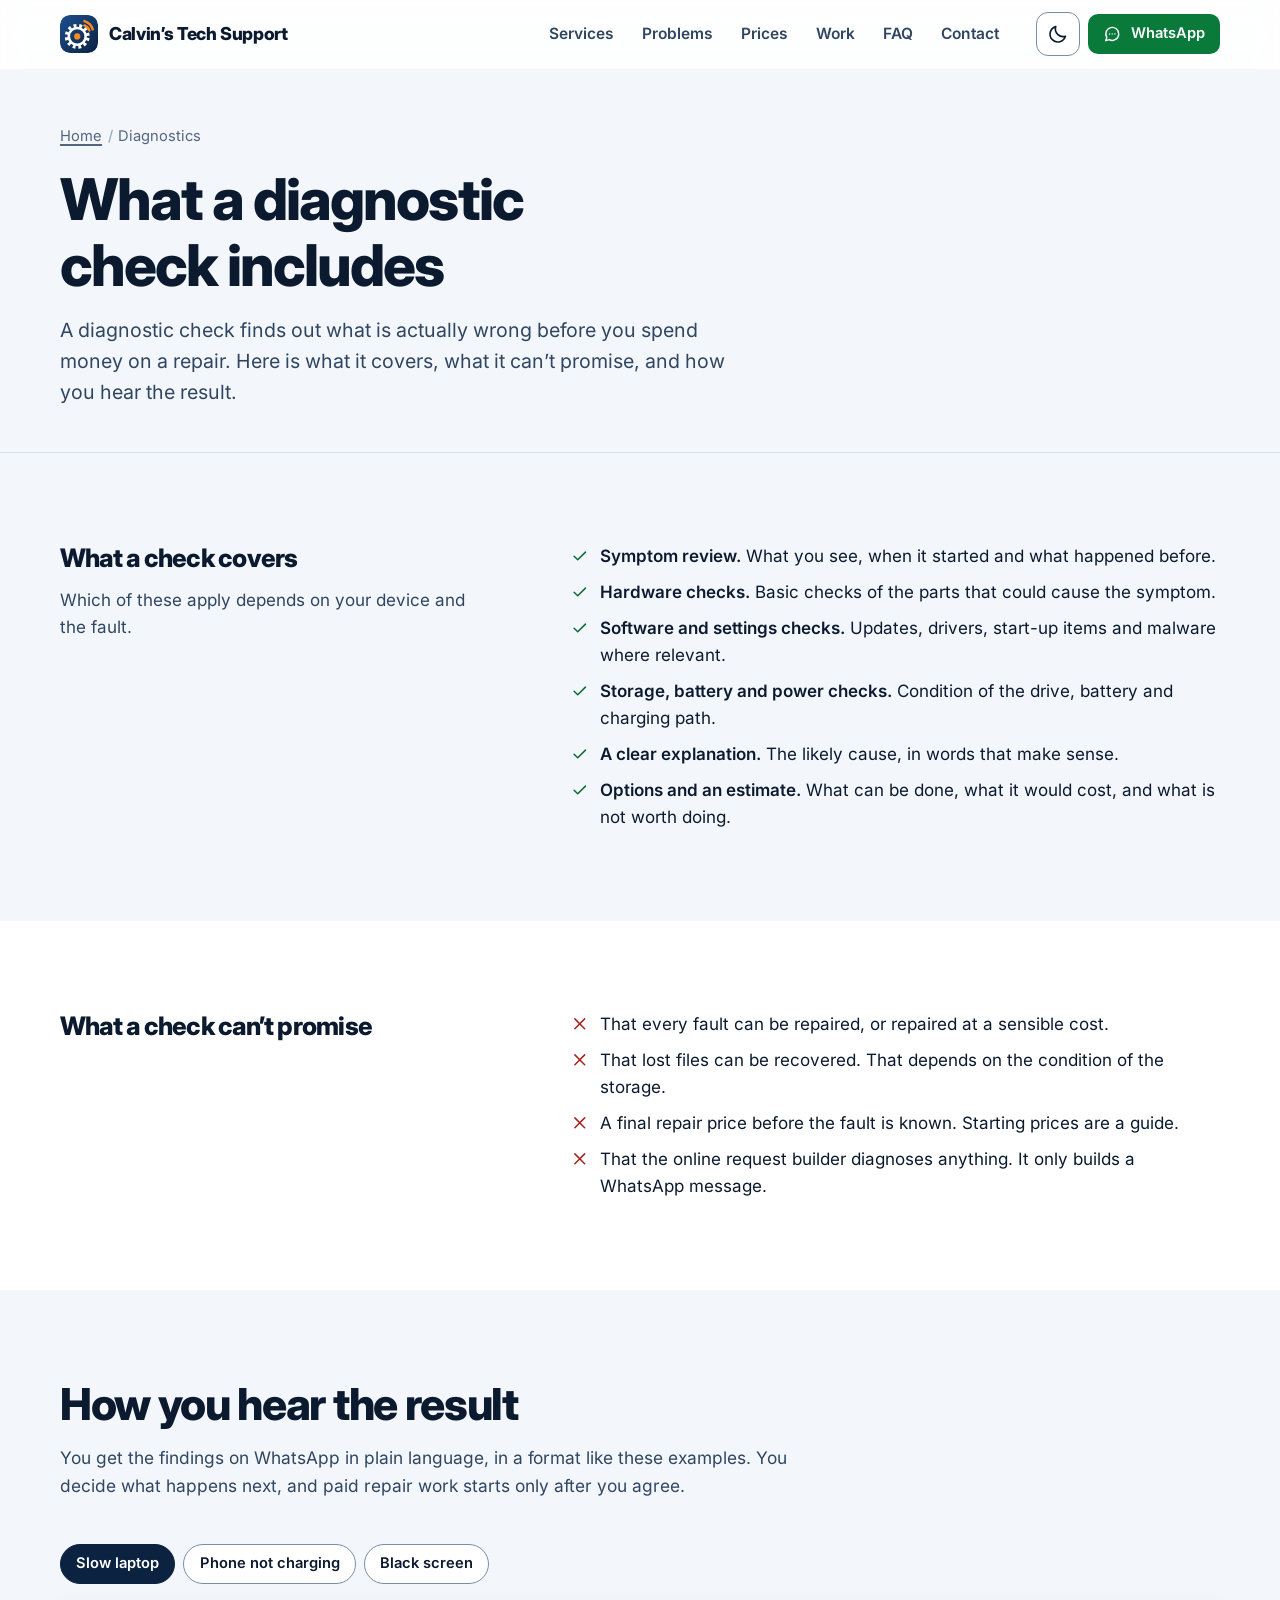
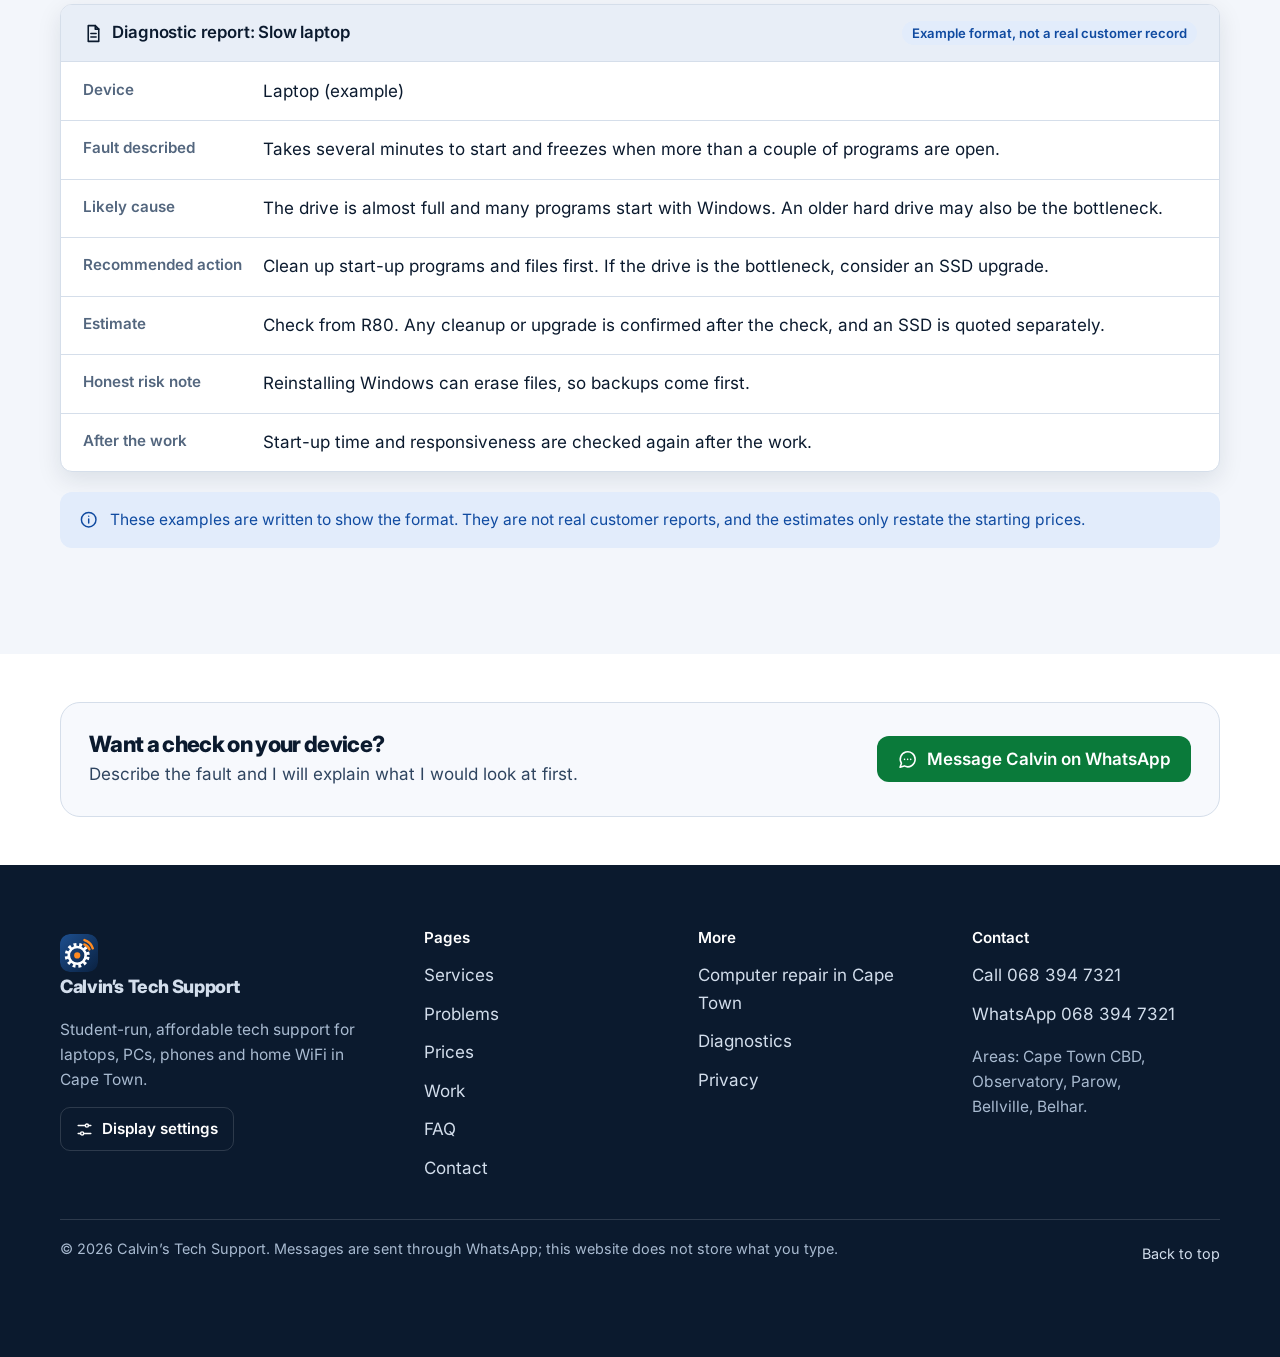
<file: diagnostics.html>
<!doctype html>
<html lang="en-ZA">
<head>
<meta charset="utf-8">
<meta name="viewport" content="width=device-width, initial-scale=1">
<title>What a diagnostic check includes | Calvin’s Tech Support</title>
<meta name="description" content="What a diagnostic check covers, what it can&#x27;t promise, and how the result is explained before any paid repair work. Includes example report formats.">
<link rel="canonical" href="https://calvinstechsupport.dev/diagnostics.html">
<meta name="robots" content="index,follow,max-image-preview:large">
<meta name="theme-color" content="#ffffff">
<link rel="icon" href="favicon.svg" type="image/svg+xml">
<link rel="icon" href="favicon.ico" sizes="48x48">
<link rel="apple-touch-icon" href="apple-touch-icon.png">
<meta property="og:type" content="website">
<meta property="og:site_name" content="Calvin&#x27;s Tech Support">
<meta property="og:locale" content="en_ZA">
<meta property="og:title" content="What a diagnostic check includes | Calvin&#x27;s Tech Support">
<meta property="og:description" content="What a diagnostic check covers, what it can&#x27;t promise, and how the result is explained before any paid repair work. Includes example report formats.">
<meta property="og:url" content="https://calvinstechsupport.dev/diagnostics.html">
<meta property="og:image" content="https://calvinstechsupport.dev/assets/img/og-card.jpg">
<meta property="og:image:width" content="1200">
<meta property="og:image:height" content="630">
<meta property="og:image:alt" content="Calvin's Tech Support: laptop, PC and phone support in Cape Town">
<meta name="twitter:card" content="summary_large_image">
<meta name="twitter:title" content="What a diagnostic check includes | Calvin&#x27;s Tech Support">
<meta name="twitter:description" content="What a diagnostic check covers, what it can&#x27;t promise, and how the result is explained before any paid repair work. Includes example report formats.">
<meta name="twitter:image" content="https://calvinstechsupport.dev/assets/img/og-card.jpg">
<script>(function(){var d=document.documentElement;try{var K='cts-theme-pref',R='cts-motion',mq=null,mode='system';
try{mq=matchMedia('(prefers-color-scheme: dark)')}catch(e){}
function get(k){try{return localStorage.getItem(k)}catch(e){return null}}
function put(k,v){try{localStorage.setItem(k,v)}catch(e){}}
function del(k){try{localStorage.removeItem(k)}catch(e){}}
function res(m){return(m==='dark'||(m==='system'&&mq&&mq.matches))?'dark':'light'}
function apply(m){mode=(m==='light'||m==='dark')?m:'system';var t=res(mode);d.setAttribute('data-theme',t);d.style.colorScheme=t;
var c=document.querySelector('meta[name="theme-color"]');if(c)c.setAttribute('content',t==='dark'?'#08121f':'#ffffff');
try{document.dispatchEvent(new CustomEvent('cts:theme',{detail:{mode:mode,theme:t}}))}catch(e){}}
function motion(r){if(r)d.setAttribute('data-motion','reduced');else d.removeAttribute('data-motion')}
apply(get(K));motion(get(R)==='reduced');
if(mq){var f=function(){if(mode==='system')apply('system')};if(mq.addEventListener)mq.addEventListener('change',f);else if(mq.addListener)mq.addListener(f)}
window.CTS={mode:function(){return mode},theme:function(){return res(mode)},setMode:function(m){apply(m);put(K,mode)},reduced:function(){return d.getAttribute('data-motion')==='reduced'},setReduced:function(r){motion(r);if(r)put(R,'reduced');else del(R)}};
d.classList.add('js');setTimeout(function(){if(!d.classList.contains('js-ready'))d.classList.add('js-failed')},3000)}catch(e){d.classList.add('js-failed')}})();</script>
<link rel="preload" href="assets/fonts/Inter-Regular.woff" as="font" type="font/woff" crossorigin>
<link rel="preload" href="assets/fonts/InterDisplay-ExtraBold.woff" as="font" type="font/woff" crossorigin>
<link rel="stylesheet" href="assets/css/site.css?v=1.0.0">
<script type="application/ld+json">{"@context":"https://schema.org","@type":"BreadcrumbList","itemListElement":[{"@type":"ListItem","position":1,"name":"Home","item":"https://calvinstechsupport.dev/"},{"@type":"ListItem","position":2,"name":"Diagnostics"}]}</script>
</head>
<body id="top">
<a class="skip" href="#main">Skip to main content</a>
<header class="site-header" data-header>
<div class="wrap hdr">
<a class="brand" href="index.html" aria-label="Calvin&#x27;s Tech Support, home page"><svg class="mark" viewBox="0 0 64 64" aria-hidden="true" focusable="false"><defs><linearGradient id="bg-head" x1="0" y1="0" x2="1" y2="1"><stop offset="0" stop-color="#1d4f8f"/><stop offset="1" stop-color="#0a2140"/></linearGradient></defs><rect width="64" height="64" rx="15" fill="url(#bg-head)"/><circle cx="29" cy="36" r="17.5" fill="none" stroke="#fff" stroke-width="7" stroke-dasharray="4.6 4.6" transform="rotate(8 29 36)"/><circle cx="29" cy="36" r="14.2" fill="none" stroke="#fff" stroke-width="4.4"/><circle cx="29" cy="36" r="5.2" fill="#ff8a1f"/><path d="M41 17.5a14 14 0 0 1 8.5 8.5M41.2 10.2a21.5 21.5 0 0 1 14 14" fill="none" stroke="#ff8a1f" stroke-width="4" stroke-linecap="round"/></svg><span>Calvin’s Tech Support</span></a>
<nav class="nav" aria-label="Main"><a class="nav-link" href="services.html">Services</a><a class="nav-link" href="problems.html">Problems</a><a class="nav-link" href="prices.html">Prices</a><a class="nav-link" href="gallery.html">Work</a><a class="nav-link" href="faq.html">FAQ</a><a class="nav-link" href="contact.html">Contact</a></nav>
<div class="hdr-actions">
<button class="icon-btn theme-btn js-only" type="button" data-theme-toggle aria-pressed="false" aria-label="Dark mode" title="Switch to dark mode"><svg class="ic ic-moon" viewBox="0 0 24 24" fill="none" stroke="currentColor" stroke-width="1.8" stroke-linecap="round" stroke-linejoin="round" aria-hidden="true" focusable="false"><path d="M20 14.5A8.5 8.5 0 0 1 9.5 4a8.5 8.5 0 1 0 10.5 10.5z"/></svg><svg class="ic ic-sun" viewBox="0 0 24 24" fill="none" stroke="currentColor" stroke-width="1.8" stroke-linecap="round" stroke-linejoin="round" aria-hidden="true" focusable="false"><circle cx="12" cy="12" r="4"/><path d="M12 2.5v2.2M12 19.3v2.2M2.5 12h2.2M19.3 12h2.2M5.3 5.3l1.6 1.6M17.1 17.1l1.6 1.6M18.7 5.3l-1.6 1.6M6.9 17.1l-1.6 1.6"/></svg></button>
<a class="btn btn-wa btn-sm" href="https://wa.me/27683947321?text=Hi%20Calvin%2C%20I%20need%20tech%20support." target="_blank" rel="noopener"><svg class="ic" viewBox="0 0 24 24" fill="none" stroke="currentColor" stroke-width="1.8" stroke-linecap="round" stroke-linejoin="round" aria-hidden="true" focusable="false"><path d="M20.5 11.7a8.4 8.4 0 0 1-12.3 7.4L3.5 20.5l1.5-4.5A8.4 8.4 0 1 1 20.5 11.7z"/><path d="M8.5 11.7h.01M12 11.7h.01M15.5 11.7h.01"/></svg><span>WhatsApp</span></a>
<button class="icon-btn menu-btn" type="button" data-open-drawer aria-haspopup="dialog" aria-controls="drawer" aria-label="Open menu"><svg class="ic" viewBox="0 0 24 24" fill="none" stroke="currentColor" stroke-width="1.8" stroke-linecap="round" stroke-linejoin="round" aria-hidden="true" focusable="false"><path d="M4 7h16M4 12h16M4 17h16"/></svg></button>
</div>
</div>
</header>
<dialog class="drawer" id="drawer" aria-label="Menu" data-drawer>
<div class="drawer-head"><span class="brand"><svg class="mark" viewBox="0 0 64 64" aria-hidden="true" focusable="false"><defs><linearGradient id="bg-drawer" x1="0" y1="0" x2="1" y2="1"><stop offset="0" stop-color="#1d4f8f"/><stop offset="1" stop-color="#0a2140"/></linearGradient></defs><rect width="64" height="64" rx="15" fill="url(#bg-drawer)"/><circle cx="29" cy="36" r="17.5" fill="none" stroke="#fff" stroke-width="7" stroke-dasharray="4.6 4.6" transform="rotate(8 29 36)"/><circle cx="29" cy="36" r="14.2" fill="none" stroke="#fff" stroke-width="4.4"/><circle cx="29" cy="36" r="5.2" fill="#ff8a1f"/><path d="M41 17.5a14 14 0 0 1 8.5 8.5M41.2 10.2a21.5 21.5 0 0 1 14 14" fill="none" stroke="#ff8a1f" stroke-width="4" stroke-linecap="round"/></svg><span>Calvin’s Tech Support</span></span><button class="icon-btn" type="button" data-close aria-label="Close menu"><svg class="ic" viewBox="0 0 24 24" fill="none" stroke="currentColor" stroke-width="1.8" stroke-linecap="round" stroke-linejoin="round" aria-hidden="true" focusable="false"><path d="M6 6l12 12M18 6L6 18"/></svg></button></div>
<div class="drawer-body">
<nav aria-label="Mobile">
<div class="drawer-group"><p class="drawer-title">Pages</p><a class="drawer-link" href="index.html">Home</a><a class="drawer-link" href="services.html">Services</a><a class="drawer-link" href="problems.html">Problems</a><a class="drawer-link" href="prices.html">Prices</a><a class="drawer-link" href="gallery.html">Work</a><a class="drawer-link" href="faq.html">FAQ</a><a class="drawer-link" href="contact.html">Contact</a></div>
<div class="drawer-group"><p class="drawer-title">More</p><a class="drawer-link" href="computer-repair-cape-town.html">Computer repair in Cape Town</a><a class="drawer-link" href="diagnostics.html">Diagnostics</a><a class="drawer-link" href="privacy.html">Privacy</a></div>
</nav>
</div>
<div class="drawer-foot">
<a class="btn btn-wa btn-block" href="https://wa.me/27683947321?text=Hi%20Calvin%2C%20I%20need%20tech%20support." target="_blank" rel="noopener"><svg class="ic" viewBox="0 0 24 24" fill="none" stroke="currentColor" stroke-width="1.8" stroke-linecap="round" stroke-linejoin="round" aria-hidden="true" focusable="false"><path d="M20.5 11.7a8.4 8.4 0 0 1-12.3 7.4L3.5 20.5l1.5-4.5A8.4 8.4 0 1 1 20.5 11.7z"/><path d="M8.5 11.7h.01M12 11.7h.01M15.5 11.7h.01"/></svg>Message Calvin on WhatsApp</a>
<a class="btn btn-ghost btn-block" href="tel:+27683947321"><svg class="ic" viewBox="0 0 24 24" fill="none" stroke="currentColor" stroke-width="1.8" stroke-linecap="round" stroke-linejoin="round" aria-hidden="true" focusable="false"><path d="M5.2 3.5h3.2l1.6 4-2 1.3a11 11 0 0 0 5.2 5.2l1.3-2 4 1.6v3.2a2 2 0 0 1-2.2 2A15.8 15.8 0 0 1 3.2 5.7a2 2 0 0 1 2-2.2z"/></svg>Call 068 394 7321</a>
<button class="btn btn-ghost btn-block" type="button" data-open-settings><svg class="ic" viewBox="0 0 24 24" fill="none" stroke="currentColor" stroke-width="1.8" stroke-linecap="round" stroke-linejoin="round" aria-hidden="true" focusable="false"><path d="M4 7h9M17 7h3M4 17h3M11 17h9"/><circle cx="15" cy="7" r="2"/><circle cx="9" cy="17" r="2"/></svg>Display settings</button>
</div>
</dialog>
<dialog class="settings" id="settings" aria-labelledby="settings-title" data-settings>
<form method="dialog" class="settings-inner">
<div class="settings-head"><h2 id="settings-title">Display settings</h2><button class="icon-btn" type="submit" aria-label="Close display settings"><svg class="ic" viewBox="0 0 24 24" fill="none" stroke="currentColor" stroke-width="1.8" stroke-linecap="round" stroke-linejoin="round" aria-hidden="true" focusable="false"><path d="M6 6l12 12M18 6L6 18"/></svg></button></div>
<p class="hint">Saved on this device only, so the site looks the same next time.</p>
<fieldset><legend>Colour theme</legend>
<div class="segs">
<label class="seg"><input type="radio" name="theme" value="light"><span><svg class="ic" viewBox="0 0 24 24" fill="none" stroke="currentColor" stroke-width="1.8" stroke-linecap="round" stroke-linejoin="round" aria-hidden="true" focusable="false"><circle cx="12" cy="12" r="4"/><path d="M12 2.5v2.2M12 19.3v2.2M2.5 12h2.2M19.3 12h2.2M5.3 5.3l1.6 1.6M17.1 17.1l1.6 1.6M18.7 5.3l-1.6 1.6M6.9 17.1l-1.6 1.6"/></svg>Light</span></label>
<label class="seg"><input type="radio" name="theme" value="dark"><span><svg class="ic" viewBox="0 0 24 24" fill="none" stroke="currentColor" stroke-width="1.8" stroke-linecap="round" stroke-linejoin="round" aria-hidden="true" focusable="false"><path d="M20 14.5A8.5 8.5 0 0 1 9.5 4a8.5 8.5 0 1 0 10.5 10.5z"/></svg>Dark</span></label>
<label class="seg"><input type="radio" name="theme" value="system"><span><svg class="ic" viewBox="0 0 24 24" fill="none" stroke="currentColor" stroke-width="1.8" stroke-linecap="round" stroke-linejoin="round" aria-hidden="true" focusable="false"><rect x="3" y="4" width="18" height="12" rx="2"/><path d="M8 20h8M12 16v4"/></svg>System</span></label>
</div>
<p class="hint">System follows your device&rsquo;s light or dark setting.</p>
</fieldset>
<fieldset><legend>Motion</legend>
<label class="switch"><span>Reduce animations</span><input type="checkbox" name="motion"></label>
<p class="hint">Your device&rsquo;s reduced-motion setting is always respected too.</p>
</fieldset>
</form>
</dialog>
<div class="page-head"><div class="wrap">
<nav aria-label="Breadcrumb"><ol class="crumbs"><li><a href="index.html">Home</a></li><li aria-current="page">Diagnostics</li></ol></nav>
<h1>What a diagnostic check includes</h1>
<p class="lead">A diagnostic check finds out what is actually wrong before you spend money on a repair. Here is what it covers, what it can&rsquo;t promise, and how you hear the result.</p>
</div></div>
<main id="main" tabindex="-1">
<section class="sec" aria-labelledby="incl-title">
<div class="wrap split">
<div class="split-sticky"><h2 id="incl-title">What a check covers</h2><p class="u-lead">Which of these apply depends on your device and the fault.</p></div>
<ul class="checks">
<li><svg class="ic" viewBox="0 0 24 24" fill="none" stroke="currentColor" stroke-width="1.8" stroke-linecap="round" stroke-linejoin="round" aria-hidden="true" focusable="false"><path d="M5 12.5l4.5 4.5L19 7.5"/></svg><span><strong>Symptom review.</strong> What you see, when it started and what happened before.</span></li>
<li><svg class="ic" viewBox="0 0 24 24" fill="none" stroke="currentColor" stroke-width="1.8" stroke-linecap="round" stroke-linejoin="round" aria-hidden="true" focusable="false"><path d="M5 12.5l4.5 4.5L19 7.5"/></svg><span><strong>Hardware checks.</strong> Basic checks of the parts that could cause the symptom.</span></li>
<li><svg class="ic" viewBox="0 0 24 24" fill="none" stroke="currentColor" stroke-width="1.8" stroke-linecap="round" stroke-linejoin="round" aria-hidden="true" focusable="false"><path d="M5 12.5l4.5 4.5L19 7.5"/></svg><span><strong>Software and settings checks.</strong> Updates, drivers, start-up items and malware where relevant.</span></li>
<li><svg class="ic" viewBox="0 0 24 24" fill="none" stroke="currentColor" stroke-width="1.8" stroke-linecap="round" stroke-linejoin="round" aria-hidden="true" focusable="false"><path d="M5 12.5l4.5 4.5L19 7.5"/></svg><span><strong>Storage, battery and power checks.</strong> Condition of the drive, battery and charging path.</span></li>
<li><svg class="ic" viewBox="0 0 24 24" fill="none" stroke="currentColor" stroke-width="1.8" stroke-linecap="round" stroke-linejoin="round" aria-hidden="true" focusable="false"><path d="M5 12.5l4.5 4.5L19 7.5"/></svg><span><strong>A clear explanation.</strong> The likely cause, in words that make sense.</span></li>
<li><svg class="ic" viewBox="0 0 24 24" fill="none" stroke="currentColor" stroke-width="1.8" stroke-linecap="round" stroke-linejoin="round" aria-hidden="true" focusable="false"><path d="M5 12.5l4.5 4.5L19 7.5"/></svg><span><strong>Options and an estimate.</strong> What can be done, what it would cost, and what is not worth doing.</span></li>
</ul>
</div>
</section>

<section class="sec sec-surface" aria-labelledby="limits-title">
<div class="wrap split">
<div class="split-sticky"><h2 id="limits-title">What a check can&rsquo;t promise</h2></div>
<ul class="checks checks-no">
<li><svg class="ic" viewBox="0 0 24 24" fill="none" stroke="currentColor" stroke-width="1.8" stroke-linecap="round" stroke-linejoin="round" aria-hidden="true" focusable="false"><path d="M6 6l12 12M18 6L6 18"/></svg><span>That every fault can be repaired, or repaired at a sensible cost.</span></li>
<li><svg class="ic" viewBox="0 0 24 24" fill="none" stroke="currentColor" stroke-width="1.8" stroke-linecap="round" stroke-linejoin="round" aria-hidden="true" focusable="false"><path d="M6 6l12 12M18 6L6 18"/></svg><span>That lost files can be recovered. That depends on the condition of the storage.</span></li>
<li><svg class="ic" viewBox="0 0 24 24" fill="none" stroke="currentColor" stroke-width="1.8" stroke-linecap="round" stroke-linejoin="round" aria-hidden="true" focusable="false"><path d="M6 6l12 12M18 6L6 18"/></svg><span>A final repair price before the fault is known. Starting prices are a guide.</span></li>
<li><svg class="ic" viewBox="0 0 24 24" fill="none" stroke="currentColor" stroke-width="1.8" stroke-linecap="round" stroke-linejoin="round" aria-hidden="true" focusable="false"><path d="M6 6l12 12M18 6L6 18"/></svg><span>That the online request builder diagnoses anything. It only builds a WhatsApp message.</span></li>
</ul>
</div>
</section>

<section class="sec" aria-labelledby="report-title">
<div class="wrap">
<div class="sec-head"><h2 id="report-title">How you hear the result</h2><p>You get the findings on WhatsApp in plain language, in a format like these examples. You decide what happens next, and paid repair work starts only after you agree.</p></div>
<div class="report-tabs js-only" role="group" aria-label="Choose an example report"><button class="chip" type="button" data-report-tab="slow" aria-pressed="true">Slow laptop</button><button class="chip" type="button" data-report-tab="charging" aria-pressed="false">Phone not charging</button><button class="chip" type="button" data-report-tab="screen" aria-pressed="false">Black screen</button></div>
<div class="js-reports"><article class="report" id="report-slow" data-report="slow">
<div class="report-head"><h3><svg class="ic" viewBox="0 0 24 24" fill="none" stroke="currentColor" stroke-width="1.8" stroke-linecap="round" stroke-linejoin="round" aria-hidden="true" focusable="false"><path d="M6 3h8l4 4v14H6z"/><path d="M14 3v4h4M9 12h6M9 16h6"/></svg>Diagnostic report: Slow laptop</h3><span class="badge">Example format, not a real customer record</span></div>
<dl>
<div class="report-row"><dt>Device</dt><dd>Laptop (example)</dd></div>
<div class="report-row"><dt>Fault described</dt><dd>Takes several minutes to start and freezes when more than a couple of programs are open.</dd></div>
<div class="report-row"><dt>Likely cause</dt><dd>The drive is almost full and many programs start with Windows. An older hard drive may also be the bottleneck.</dd></div>
<div class="report-row"><dt>Recommended action</dt><dd>Clean up start-up programs and files first. If the drive is the bottleneck, consider an SSD upgrade.</dd></div>
<div class="report-row"><dt>Estimate</dt><dd>Check from R80. Any cleanup or upgrade is confirmed after the check, and an SSD is quoted separately.</dd></div>
<div class="report-row"><dt>Honest risk note</dt><dd>Reinstalling Windows can erase files, so backups come first.</dd></div>
<div class="report-row"><dt>After the work</dt><dd>Start-up time and responsiveness are checked again after the work.</dd></div>
</dl></article><article class="report" id="report-charging" data-report="charging" hidden>
<div class="report-head"><h3><svg class="ic" viewBox="0 0 24 24" fill="none" stroke="currentColor" stroke-width="1.8" stroke-linecap="round" stroke-linejoin="round" aria-hidden="true" focusable="false"><path d="M6 3h8l4 4v14H6z"/><path d="M14 3v4h4M9 12h6M9 16h6"/></svg>Diagnostic report: Phone not charging</h3><span class="badge">Example format, not a real customer record</span></div>
<dl>
<div class="report-row"><dt>Device</dt><dd>Phone (example)</dd></div>
<div class="report-row"><dt>Fault described</dt><dd>Only charges when the cable is held at an angle, or not at all.</dd></div>
<div class="report-row"><dt>Likely cause</dt><dd>Often a worn cable, lint in the port or a worn port. Less often the battery.</dd></div>
<div class="report-row"><dt>Recommended action</dt><dd>Try a known-good cable and charger, clean the port, then test the battery.</dd></div>
<div class="report-row"><dt>Estimate</dt><dd>Phone check-up from R80. Any part is quoted separately before work.</dd></div>
<div class="report-row"><dt>Honest risk note</dt><dd>Port and board repairs carry risk and may not be possible. I will say so before starting.</dd></div>
<div class="report-row"><dt>After the work</dt><dd>Charging speed and stability are checked after the fix.</dd></div>
</dl></article><article class="report" id="report-screen" data-report="screen" hidden>
<div class="report-head"><h3><svg class="ic" viewBox="0 0 24 24" fill="none" stroke="currentColor" stroke-width="1.8" stroke-linecap="round" stroke-linejoin="round" aria-hidden="true" focusable="false"><path d="M6 3h8l4 4v14H6z"/><path d="M14 3v4h4M9 12h6M9 16h6"/></svg>Diagnostic report: Black screen</h3><span class="badge">Example format, not a real customer record</span></div>
<dl>
<div class="report-row"><dt>Device</dt><dd>Laptop (example)</dd></div>
<div class="report-row"><dt>Fault described</dt><dd>Powers on and the fan spins, but the screen stays black.</dd></div>
<div class="report-row"><dt>Likely cause</dt><dd>Could be the screen, its cable, the memory or a deeper fault. Testing with an external monitor helps narrow it down.</dd></div>
<div class="report-row"><dt>Recommended action</dt><dd>Test with an external display, reseat the memory and inspect the connections, then decide on a repair.</dd></div>
<div class="report-row"><dt>Estimate</dt><dd>Check from R80. A repair is only quoted once the fault is known.</dd></div>
<div class="report-row"><dt>Honest risk note</dt><dd>If the fault is on the motherboard, repair may not be worth the cost. I will tell you honestly.</dd></div>
<div class="report-row"><dt>After the work</dt><dd>Display and start-up are checked after any repair.</dd></div>
</dl></article></div>
<p class="notice notice-info u-mt-row"><svg class="ic" viewBox="0 0 24 24" fill="none" stroke="currentColor" stroke-width="1.8" stroke-linecap="round" stroke-linejoin="round" aria-hidden="true" focusable="false"><circle cx="12" cy="12" r="9"/><path d="M12 11v5M12 7.6h.01"/></svg><span>These examples are written to show the format. They are not real customer reports, and the estimates only restate the starting prices.</span></p>
</div>
</section>
<section class="sec-tight sec-surface"><div class="wrap"><div class="cta-mini"><div><h2>Want a check on your device?</h2><p>Describe the fault and I will explain what I would look at first.</p></div>
<div class="contact-actions"><a class="btn btn-wa" href="https://wa.me/27683947321?text=Hi%20Calvin%2C%20I%20need%20tech%20support." target="_blank" rel="noopener"><svg class="ic" viewBox="0 0 24 24" fill="none" stroke="currentColor" stroke-width="1.8" stroke-linecap="round" stroke-linejoin="round" aria-hidden="true" focusable="false"><path d="M20.5 11.7a8.4 8.4 0 0 1-12.3 7.4L3.5 20.5l1.5-4.5A8.4 8.4 0 1 1 20.5 11.7z"/><path d="M8.5 11.7h.01M12 11.7h.01M15.5 11.7h.01"/></svg>Message Calvin on WhatsApp</a></div></div></div></section>
</main>
<footer class="site-footer">
<div class="wrap">
<div class="foot-grid">
<div>
<a class="foot-brand" href="index.html"><svg class="mark" viewBox="0 0 64 64" aria-hidden="true" focusable="false"><defs><linearGradient id="bg-foot" x1="0" y1="0" x2="1" y2="1"><stop offset="0" stop-color="#1d4f8f"/><stop offset="1" stop-color="#0a2140"/></linearGradient></defs><rect width="64" height="64" rx="15" fill="url(#bg-foot)"/><circle cx="29" cy="36" r="17.5" fill="none" stroke="#fff" stroke-width="7" stroke-dasharray="4.6 4.6" transform="rotate(8 29 36)"/><circle cx="29" cy="36" r="14.2" fill="none" stroke="#fff" stroke-width="4.4"/><circle cx="29" cy="36" r="5.2" fill="#ff8a1f"/><path d="M41 17.5a14 14 0 0 1 8.5 8.5M41.2 10.2a21.5 21.5 0 0 1 14 14" fill="none" stroke="#ff8a1f" stroke-width="4" stroke-linecap="round"/></svg><span>Calvin’s Tech Support</span></a>
<p>Student-run, affordable tech support for laptops, PCs, phones and home WiFi in Cape Town.</p>
<button class="foot-btn js-only" type="button" data-open-settings><svg class="ic" viewBox="0 0 24 24" fill="none" stroke="currentColor" stroke-width="1.8" stroke-linecap="round" stroke-linejoin="round" aria-hidden="true" focusable="false"><path d="M4 7h9M17 7h3M4 17h3M11 17h9"/><circle cx="15" cy="7" r="2"/><circle cx="9" cy="17" r="2"/></svg>Display settings</button>
</div>
<div><h2>Pages</h2><ul><li><a href="services.html">Services</a></li><li><a href="problems.html">Problems</a></li><li><a href="prices.html">Prices</a></li><li><a href="gallery.html">Work</a></li><li><a href="faq.html">FAQ</a></li><li><a href="contact.html">Contact</a></li></ul></div>
<div><h2>More</h2><ul><li><a href="computer-repair-cape-town.html">Computer repair in Cape Town</a></li><li><a href="diagnostics.html">Diagnostics</a></li><li><a href="privacy.html">Privacy</a></li></ul></div>
<div><h2>Contact</h2>
<ul>
<li><a href="tel:+27683947321">Call 068 394 7321</a></li>
<li><a href="https://wa.me/27683947321?text=Hi%20Calvin%2C%20I%20need%20tech%20support." target="_blank" rel="noopener">WhatsApp 068 394 7321</a></li>
</ul>
<p>Areas: Cape Town CBD, Observatory, Parow, Bellville, Belhar.</p>
</div>
</div>
<div class="foot-bar">
<p>&copy; 2026 Calvin’s Tech Support. Messages are sent through WhatsApp; this website does not store what you type.</p>
<a href="#top">Back to top</a>
</div>
</div>
</footer>
<a class="wa-float" href="https://wa.me/27683947321?text=Hi%20Calvin%2C%20I%20need%20tech%20support." target="_blank" rel="noopener"><svg class="ic" viewBox="0 0 24 24" fill="none" stroke="currentColor" stroke-width="1.8" stroke-linecap="round" stroke-linejoin="round" aria-hidden="true" focusable="false"><path d="M20.5 11.7a8.4 8.4 0 0 1-12.3 7.4L3.5 20.5l1.5-4.5A8.4 8.4 0 1 1 20.5 11.7z"/><path d="M8.5 11.7h.01M12 11.7h.01M15.5 11.7h.01"/></svg><span>WhatsApp</span></a>
<script src="assets/js/site.js?v=1.0.0" defer></script>
</body>
</html>
</file>
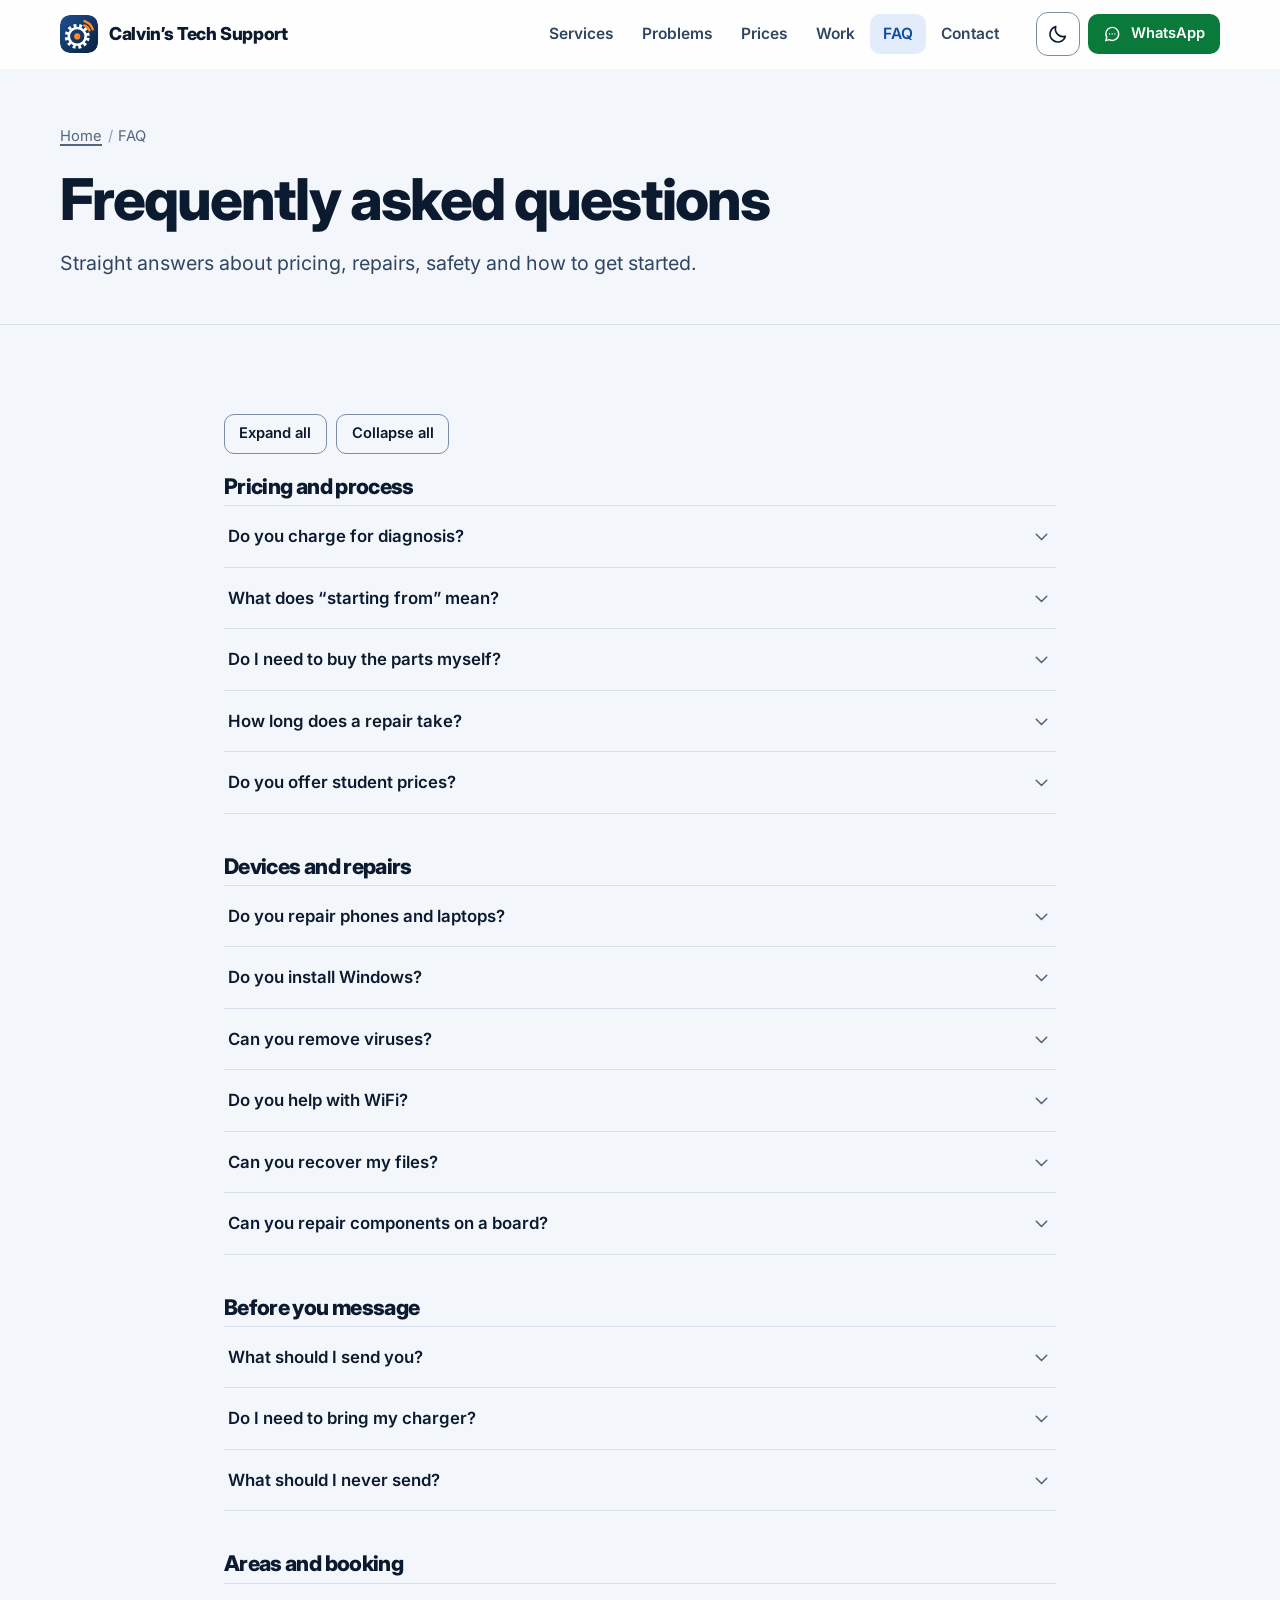
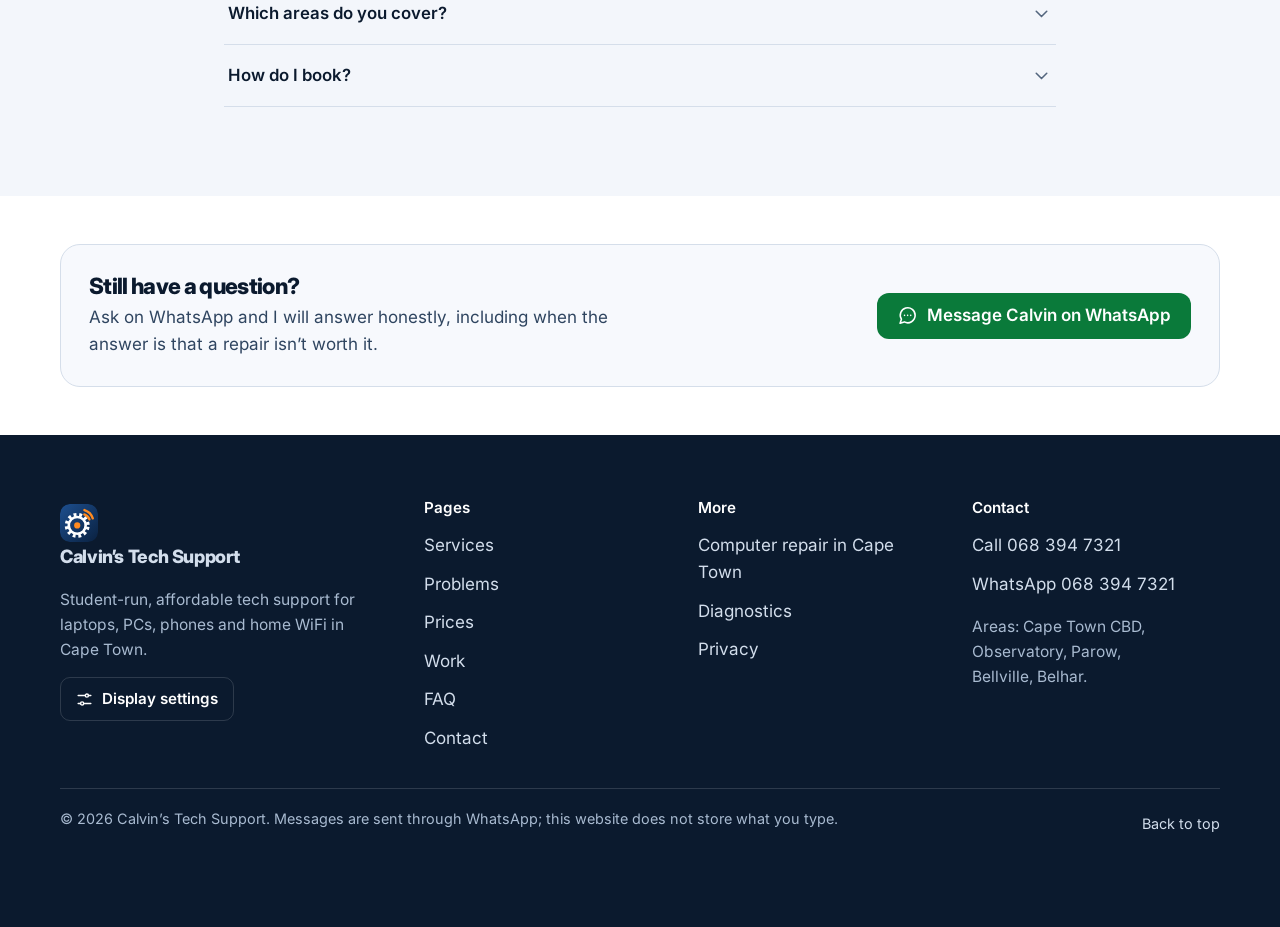
<file: faq.html>
<!doctype html>
<html lang="en-ZA">
<head>
<meta charset="utf-8">
<meta name="viewport" content="width=device-width, initial-scale=1">
<title>Frequently asked questions | Calvin’s Tech Support</title>
<meta name="description" content="Answers about diagnostics, prices, parts, Windows installs, virus removal, WiFi, file recovery, areas covered and what to send before you message.">
<link rel="canonical" href="https://calvinstechsupport.dev/faq.html">
<meta name="robots" content="index,follow,max-image-preview:large">
<meta name="theme-color" content="#ffffff">
<link rel="icon" href="favicon.svg" type="image/svg+xml">
<link rel="icon" href="favicon.ico" sizes="48x48">
<link rel="apple-touch-icon" href="apple-touch-icon.png">
<meta property="og:type" content="website">
<meta property="og:site_name" content="Calvin&#x27;s Tech Support">
<meta property="og:locale" content="en_ZA">
<meta property="og:title" content="Frequently asked questions | Calvin&#x27;s Tech Support">
<meta property="og:description" content="Answers about diagnostics, prices, parts, Windows installs, virus removal, WiFi, file recovery, areas covered and what to send before you message.">
<meta property="og:url" content="https://calvinstechsupport.dev/faq.html">
<meta property="og:image" content="https://calvinstechsupport.dev/assets/img/og-card.jpg">
<meta property="og:image:width" content="1200">
<meta property="og:image:height" content="630">
<meta property="og:image:alt" content="Calvin's Tech Support: laptop, PC and phone support in Cape Town">
<meta name="twitter:card" content="summary_large_image">
<meta name="twitter:title" content="Frequently asked questions | Calvin&#x27;s Tech Support">
<meta name="twitter:description" content="Answers about diagnostics, prices, parts, Windows installs, virus removal, WiFi, file recovery, areas covered and what to send before you message.">
<meta name="twitter:image" content="https://calvinstechsupport.dev/assets/img/og-card.jpg">
<script>(function(){var d=document.documentElement;try{var K='cts-theme-pref',R='cts-motion',mq=null,mode='system';
try{mq=matchMedia('(prefers-color-scheme: dark)')}catch(e){}
function get(k){try{return localStorage.getItem(k)}catch(e){return null}}
function put(k,v){try{localStorage.setItem(k,v)}catch(e){}}
function del(k){try{localStorage.removeItem(k)}catch(e){}}
function res(m){return(m==='dark'||(m==='system'&&mq&&mq.matches))?'dark':'light'}
function apply(m){mode=(m==='light'||m==='dark')?m:'system';var t=res(mode);d.setAttribute('data-theme',t);d.style.colorScheme=t;
var c=document.querySelector('meta[name="theme-color"]');if(c)c.setAttribute('content',t==='dark'?'#08121f':'#ffffff');
try{document.dispatchEvent(new CustomEvent('cts:theme',{detail:{mode:mode,theme:t}}))}catch(e){}}
function motion(r){if(r)d.setAttribute('data-motion','reduced');else d.removeAttribute('data-motion')}
apply(get(K));motion(get(R)==='reduced');
if(mq){var f=function(){if(mode==='system')apply('system')};if(mq.addEventListener)mq.addEventListener('change',f);else if(mq.addListener)mq.addListener(f)}
window.CTS={mode:function(){return mode},theme:function(){return res(mode)},setMode:function(m){apply(m);put(K,mode)},reduced:function(){return d.getAttribute('data-motion')==='reduced'},setReduced:function(r){motion(r);if(r)put(R,'reduced');else del(R)}};
d.classList.add('js');setTimeout(function(){if(!d.classList.contains('js-ready'))d.classList.add('js-failed')},3000)}catch(e){d.classList.add('js-failed')}})();</script>
<link rel="preload" href="assets/fonts/Inter-Regular.woff" as="font" type="font/woff" crossorigin>
<link rel="preload" href="assets/fonts/InterDisplay-ExtraBold.woff" as="font" type="font/woff" crossorigin>
<link rel="stylesheet" href="assets/css/site.css?v=1.0.0">
<script type="application/ld+json">{"@context":"https://schema.org","@type":"BreadcrumbList","itemListElement":[{"@type":"ListItem","position":1,"name":"Home","item":"https://calvinstechsupport.dev/"},{"@type":"ListItem","position":2,"name":"FAQ"}]}</script>
</head>
<body id="top">
<a class="skip" href="#main">Skip to main content</a>
<header class="site-header" data-header>
<div class="wrap hdr">
<a class="brand" href="index.html" aria-label="Calvin&#x27;s Tech Support, home page"><svg class="mark" viewBox="0 0 64 64" aria-hidden="true" focusable="false"><defs><linearGradient id="bg-head" x1="0" y1="0" x2="1" y2="1"><stop offset="0" stop-color="#1d4f8f"/><stop offset="1" stop-color="#0a2140"/></linearGradient></defs><rect width="64" height="64" rx="15" fill="url(#bg-head)"/><circle cx="29" cy="36" r="17.5" fill="none" stroke="#fff" stroke-width="7" stroke-dasharray="4.6 4.6" transform="rotate(8 29 36)"/><circle cx="29" cy="36" r="14.2" fill="none" stroke="#fff" stroke-width="4.4"/><circle cx="29" cy="36" r="5.2" fill="#ff8a1f"/><path d="M41 17.5a14 14 0 0 1 8.5 8.5M41.2 10.2a21.5 21.5 0 0 1 14 14" fill="none" stroke="#ff8a1f" stroke-width="4" stroke-linecap="round"/></svg><span>Calvin’s Tech Support</span></a>
<nav class="nav" aria-label="Main"><a class="nav-link" href="services.html">Services</a><a class="nav-link" href="problems.html">Problems</a><a class="nav-link" href="prices.html">Prices</a><a class="nav-link" href="gallery.html">Work</a><a class="nav-link" href="faq.html" aria-current="page">FAQ</a><a class="nav-link" href="contact.html">Contact</a></nav>
<div class="hdr-actions">
<button class="icon-btn theme-btn js-only" type="button" data-theme-toggle aria-pressed="false" aria-label="Dark mode" title="Switch to dark mode"><svg class="ic ic-moon" viewBox="0 0 24 24" fill="none" stroke="currentColor" stroke-width="1.8" stroke-linecap="round" stroke-linejoin="round" aria-hidden="true" focusable="false"><path d="M20 14.5A8.5 8.5 0 0 1 9.5 4a8.5 8.5 0 1 0 10.5 10.5z"/></svg><svg class="ic ic-sun" viewBox="0 0 24 24" fill="none" stroke="currentColor" stroke-width="1.8" stroke-linecap="round" stroke-linejoin="round" aria-hidden="true" focusable="false"><circle cx="12" cy="12" r="4"/><path d="M12 2.5v2.2M12 19.3v2.2M2.5 12h2.2M19.3 12h2.2M5.3 5.3l1.6 1.6M17.1 17.1l1.6 1.6M18.7 5.3l-1.6 1.6M6.9 17.1l-1.6 1.6"/></svg></button>
<a class="btn btn-wa btn-sm" href="https://wa.me/27683947321?text=Hi%20Calvin%2C%20I%20need%20tech%20support." target="_blank" rel="noopener"><svg class="ic" viewBox="0 0 24 24" fill="none" stroke="currentColor" stroke-width="1.8" stroke-linecap="round" stroke-linejoin="round" aria-hidden="true" focusable="false"><path d="M20.5 11.7a8.4 8.4 0 0 1-12.3 7.4L3.5 20.5l1.5-4.5A8.4 8.4 0 1 1 20.5 11.7z"/><path d="M8.5 11.7h.01M12 11.7h.01M15.5 11.7h.01"/></svg><span>WhatsApp</span></a>
<button class="icon-btn menu-btn" type="button" data-open-drawer aria-haspopup="dialog" aria-controls="drawer" aria-label="Open menu"><svg class="ic" viewBox="0 0 24 24" fill="none" stroke="currentColor" stroke-width="1.8" stroke-linecap="round" stroke-linejoin="round" aria-hidden="true" focusable="false"><path d="M4 7h16M4 12h16M4 17h16"/></svg></button>
</div>
</div>
</header>
<dialog class="drawer" id="drawer" aria-label="Menu" data-drawer>
<div class="drawer-head"><span class="brand"><svg class="mark" viewBox="0 0 64 64" aria-hidden="true" focusable="false"><defs><linearGradient id="bg-drawer" x1="0" y1="0" x2="1" y2="1"><stop offset="0" stop-color="#1d4f8f"/><stop offset="1" stop-color="#0a2140"/></linearGradient></defs><rect width="64" height="64" rx="15" fill="url(#bg-drawer)"/><circle cx="29" cy="36" r="17.5" fill="none" stroke="#fff" stroke-width="7" stroke-dasharray="4.6 4.6" transform="rotate(8 29 36)"/><circle cx="29" cy="36" r="14.2" fill="none" stroke="#fff" stroke-width="4.4"/><circle cx="29" cy="36" r="5.2" fill="#ff8a1f"/><path d="M41 17.5a14 14 0 0 1 8.5 8.5M41.2 10.2a21.5 21.5 0 0 1 14 14" fill="none" stroke="#ff8a1f" stroke-width="4" stroke-linecap="round"/></svg><span>Calvin’s Tech Support</span></span><button class="icon-btn" type="button" data-close aria-label="Close menu"><svg class="ic" viewBox="0 0 24 24" fill="none" stroke="currentColor" stroke-width="1.8" stroke-linecap="round" stroke-linejoin="round" aria-hidden="true" focusable="false"><path d="M6 6l12 12M18 6L6 18"/></svg></button></div>
<div class="drawer-body">
<nav aria-label="Mobile">
<div class="drawer-group"><p class="drawer-title">Pages</p><a class="drawer-link" href="index.html">Home</a><a class="drawer-link" href="services.html">Services</a><a class="drawer-link" href="problems.html">Problems</a><a class="drawer-link" href="prices.html">Prices</a><a class="drawer-link" href="gallery.html">Work</a><a class="drawer-link" href="faq.html" aria-current="page">FAQ</a><a class="drawer-link" href="contact.html">Contact</a></div>
<div class="drawer-group"><p class="drawer-title">More</p><a class="drawer-link" href="computer-repair-cape-town.html">Computer repair in Cape Town</a><a class="drawer-link" href="diagnostics.html">Diagnostics</a><a class="drawer-link" href="privacy.html">Privacy</a></div>
</nav>
</div>
<div class="drawer-foot">
<a class="btn btn-wa btn-block" href="https://wa.me/27683947321?text=Hi%20Calvin%2C%20I%20need%20tech%20support." target="_blank" rel="noopener"><svg class="ic" viewBox="0 0 24 24" fill="none" stroke="currentColor" stroke-width="1.8" stroke-linecap="round" stroke-linejoin="round" aria-hidden="true" focusable="false"><path d="M20.5 11.7a8.4 8.4 0 0 1-12.3 7.4L3.5 20.5l1.5-4.5A8.4 8.4 0 1 1 20.5 11.7z"/><path d="M8.5 11.7h.01M12 11.7h.01M15.5 11.7h.01"/></svg>Message Calvin on WhatsApp</a>
<a class="btn btn-ghost btn-block" href="tel:+27683947321"><svg class="ic" viewBox="0 0 24 24" fill="none" stroke="currentColor" stroke-width="1.8" stroke-linecap="round" stroke-linejoin="round" aria-hidden="true" focusable="false"><path d="M5.2 3.5h3.2l1.6 4-2 1.3a11 11 0 0 0 5.2 5.2l1.3-2 4 1.6v3.2a2 2 0 0 1-2.2 2A15.8 15.8 0 0 1 3.2 5.7a2 2 0 0 1 2-2.2z"/></svg>Call 068 394 7321</a>
<button class="btn btn-ghost btn-block" type="button" data-open-settings><svg class="ic" viewBox="0 0 24 24" fill="none" stroke="currentColor" stroke-width="1.8" stroke-linecap="round" stroke-linejoin="round" aria-hidden="true" focusable="false"><path d="M4 7h9M17 7h3M4 17h3M11 17h9"/><circle cx="15" cy="7" r="2"/><circle cx="9" cy="17" r="2"/></svg>Display settings</button>
</div>
</dialog>
<dialog class="settings" id="settings" aria-labelledby="settings-title" data-settings>
<form method="dialog" class="settings-inner">
<div class="settings-head"><h2 id="settings-title">Display settings</h2><button class="icon-btn" type="submit" aria-label="Close display settings"><svg class="ic" viewBox="0 0 24 24" fill="none" stroke="currentColor" stroke-width="1.8" stroke-linecap="round" stroke-linejoin="round" aria-hidden="true" focusable="false"><path d="M6 6l12 12M18 6L6 18"/></svg></button></div>
<p class="hint">Saved on this device only, so the site looks the same next time.</p>
<fieldset><legend>Colour theme</legend>
<div class="segs">
<label class="seg"><input type="radio" name="theme" value="light"><span><svg class="ic" viewBox="0 0 24 24" fill="none" stroke="currentColor" stroke-width="1.8" stroke-linecap="round" stroke-linejoin="round" aria-hidden="true" focusable="false"><circle cx="12" cy="12" r="4"/><path d="M12 2.5v2.2M12 19.3v2.2M2.5 12h2.2M19.3 12h2.2M5.3 5.3l1.6 1.6M17.1 17.1l1.6 1.6M18.7 5.3l-1.6 1.6M6.9 17.1l-1.6 1.6"/></svg>Light</span></label>
<label class="seg"><input type="radio" name="theme" value="dark"><span><svg class="ic" viewBox="0 0 24 24" fill="none" stroke="currentColor" stroke-width="1.8" stroke-linecap="round" stroke-linejoin="round" aria-hidden="true" focusable="false"><path d="M20 14.5A8.5 8.5 0 0 1 9.5 4a8.5 8.5 0 1 0 10.5 10.5z"/></svg>Dark</span></label>
<label class="seg"><input type="radio" name="theme" value="system"><span><svg class="ic" viewBox="0 0 24 24" fill="none" stroke="currentColor" stroke-width="1.8" stroke-linecap="round" stroke-linejoin="round" aria-hidden="true" focusable="false"><rect x="3" y="4" width="18" height="12" rx="2"/><path d="M8 20h8M12 16v4"/></svg>System</span></label>
</div>
<p class="hint">System follows your device&rsquo;s light or dark setting.</p>
</fieldset>
<fieldset><legend>Motion</legend>
<label class="switch"><span>Reduce animations</span><input type="checkbox" name="motion"></label>
<p class="hint">Your device&rsquo;s reduced-motion setting is always respected too.</p>
</fieldset>
</form>
</dialog>
<div class="page-head"><div class="wrap">
<nav aria-label="Breadcrumb"><ol class="crumbs"><li><a href="index.html">Home</a></li><li aria-current="page">FAQ</li></ol></nav>
<h1>Frequently asked questions</h1>
<p class="lead">Straight answers about pricing, repairs, safety and how to get started.</p>
</div></div>
<main id="main" tabindex="-1">
<section class="sec" aria-label="Questions">
<div class="wrap u-mw-52">
<div class="faq-tools js-only"><button class="btn btn-ghost btn-sm" type="button" data-faq-all="open">Expand all</button><button class="btn btn-ghost btn-sm" type="button" data-faq-all="close">Collapse all</button></div>
<section class="faq-group" aria-labelledby="g-pricing-and-process"><h2 id="g-pricing-and-process">Pricing and process</h2><div class="faq-list"><details class="faq" id="do-you-charge-for-diagnosis"><summary><span>Do you charge for diagnosis?</span><svg class="ic chev" viewBox="0 0 24 24" fill="none" stroke="currentColor" stroke-width="1.8" stroke-linecap="round" stroke-linejoin="round" aria-hidden="true" focusable="false"><path d="M6 9.5l6 6 6-6"/></svg></summary><div class="faq-a"><p>Basic diagnostics start from R80. The price is confirmed before any deeper repair work begins.</p></div></details><details class="faq" id="what-does-starting-from-mean"><summary><span>What does &ldquo;starting from&rdquo; mean?</span><svg class="ic chev" viewBox="0 0 24 24" fill="none" stroke="currentColor" stroke-width="1.8" stroke-linecap="round" stroke-linejoin="round" aria-hidden="true" focusable="false"><path d="M6 9.5l6 6 6-6"/></svg></summary><div class="faq-a"><p>It is the lowest price for that kind of job, not a final quote. The final amount depends on the actual fault, the time it takes, the parts needed and how complex it is. I confirm it with you before paid work starts. See the <a href="prices.html">prices page</a>.</p></div></details><details class="faq" id="do-i-need-to-buy-the-parts-myself"><summary><span>Do I need to buy the parts myself?</span><svg class="ic chev" viewBox="0 0 24 24" fill="none" stroke="currentColor" stroke-width="1.8" stroke-linecap="round" stroke-linejoin="round" aria-hidden="true" focusable="false"><path d="M6 9.5l6 6 6-6"/></svg></summary><div class="faq-a"><p>Sometimes, depending on availability. Parts are separate from labour either way. I will advise which part is needed before you buy anything.</p></div></details><details class="faq" id="how-long-does-a-repair-take"><summary><span>How long does a repair take?</span><svg class="ic chev" viewBox="0 0 24 24" fill="none" stroke="currentColor" stroke-width="1.8" stroke-linecap="round" stroke-linejoin="round" aria-hidden="true" focusable="false"><path d="M6 9.5l6 6 6-6"/></svg></summary><div class="faq-a"><p>Simple jobs can be quick. Parts, deeper diagnostics or complex faults take longer. I can give you a realistic idea once I know the fault.</p></div></details><details class="faq" id="do-you-offer-student-prices"><summary><span>Do you offer student prices?</span><svg class="ic chev" viewBox="0 0 24 24" fill="none" stroke="currentColor" stroke-width="1.8" stroke-linecap="round" stroke-linejoin="round" aria-hidden="true" focusable="false"><path d="M6 9.5l6 6 6-6"/></svg></summary><div class="faq-a"><p>The service is student-run and I keep prices as affordable as I can. The starting prices are on the <a href="prices.html">prices page</a>.</p></div></details></div></section><section class="faq-group" aria-labelledby="g-devices-and-repairs"><h2 id="g-devices-and-repairs">Devices and repairs</h2><div class="faq-list"><details class="faq" id="do-you-repair-phones-and-laptops"><summary><span>Do you repair phones and laptops?</span><svg class="ic chev" viewBox="0 0 24 24" fill="none" stroke="currentColor" stroke-width="1.8" stroke-linecap="round" stroke-linejoin="round" aria-hidden="true" focusable="false"><path d="M6 9.5l6 6 6-6"/></svg></summary><div class="faq-a"><p>I help with phone, laptop and desktop troubleshooting, basic repairs, software problems and upgrades. See <a href="services.html">what I can help with</a>.</p></div></details><details class="faq" id="do-you-install-windows"><summary><span>Do you install Windows?</span><svg class="ic chev" viewBox="0 0 24 24" fill="none" stroke="currentColor" stroke-width="1.8" stroke-linecap="round" stroke-linejoin="round" aria-hidden="true" focusable="false"><path d="M6 9.5l6 6 6-6"/></svg></summary><div class="faq-a"><p>Yes. I can help with Windows installation, drivers, updates and basic software setup. I will talk you through backups first, because reinstalling can erase files.</p></div></details><details class="faq" id="can-you-remove-viruses"><summary><span>Can you remove viruses?</span><svg class="ic chev" viewBox="0 0 24 24" fill="none" stroke="currentColor" stroke-width="1.8" stroke-linecap="round" stroke-linejoin="round" aria-hidden="true" focusable="false"><path d="M6 9.5l6 6 6-6"/></svg></summary><div class="faq-a"><p>Yes. I can check for malware, remove suspicious software and unwanted browser add-ons, and advise how to avoid it happening again.</p></div></details><details class="faq" id="do-you-help-with-wifi"><summary><span>Do you help with WiFi?</span><svg class="ic chev" viewBox="0 0 24 24" fill="none" stroke="currentColor" stroke-width="1.8" stroke-linecap="round" stroke-linejoin="round" aria-hidden="true" focusable="false"><path d="M6 9.5l6 6 6-6"/></svg></summary><div class="faq-a"><p>Yes. Router setup, basic speed checks and connection troubleshooting. If the fault is on your internet provider’s side, I can point you in the right direction but I can’t fix their network.</p></div></details><details class="faq" id="can-you-recover-my-files"><summary><span>Can you recover my files?</span><svg class="ic chev" viewBox="0 0 24 24" fill="none" stroke="currentColor" stroke-width="1.8" stroke-linecap="round" stroke-linejoin="round" aria-hidden="true" focusable="false"><path d="M6 9.5l6 6 6-6"/></svg></summary><div class="faq-a"><p>It depends on the condition of the storage device, and I can’t promise it. Send the details first so I can advise honestly. If the files matter, stop using the device until we have talked.</p></div></details><details class="faq" id="can-you-repair-components-on-a-board"><summary><span>Can you repair components on a board?</span><svg class="ic chev" viewBox="0 0 24 24" fill="none" stroke="currentColor" stroke-width="1.8" stroke-linecap="round" stroke-linejoin="round" aria-hidden="true" focusable="false"><path d="M6 9.5l6 6 6-6"/></svg></summary><div class="faq-a"><p>I inspect boards and small components and give advice before anything is replaced. Whether a board-level repair is possible depends on the fault, and I will say plainly what is realistic before any work.</p></div></details></div></section><section class="faq-group" aria-labelledby="g-before-you-message"><h2 id="g-before-you-message">Before you message</h2><div class="faq-list"><details class="faq" id="what-should-i-send-you"><summary><span>What should I send you?</span><svg class="ic chev" viewBox="0 0 24 24" fill="none" stroke="currentColor" stroke-width="1.8" stroke-linecap="round" stroke-linejoin="round" aria-hidden="true" focusable="false"><path d="M6 9.5l6 6 6-6"/></svg></summary><div class="faq-a"><p>The device make and model, what happened before the problem started, clear photos or a short video, and your area in Cape Town. The <a href="contact.html">contact page</a> has a request builder that puts this into a WhatsApp message for you.</p></div></details><details class="faq" id="do-i-need-to-bring-my-charger"><summary><span>Do I need to bring my charger?</span><svg class="ic chev" viewBox="0 0 24 24" fill="none" stroke="currentColor" stroke-width="1.8" stroke-linecap="round" stroke-linejoin="round" aria-hidden="true" focusable="false"><path d="M6 9.5l6 6 6-6"/></svg></summary><div class="faq-a"><p>Yes, if possible. A charger helps confirm whether the problem is the device, the battery, the port or the power adapter.</p></div></details><details class="faq" id="what-should-i-never-send"><summary><span>What should I never send?</span><svg class="ic chev" viewBox="0 0 24 24" fill="none" stroke="currentColor" stroke-width="1.8" stroke-linecap="round" stroke-linejoin="round" aria-hidden="true" focusable="false"><path d="M6 9.5l6 6 6-6"/></svg></summary><div class="faq-a"><p>Passwords, PINs, one-time codes, recovery codes or banking details. I will never ask for them in a message.</p></div></details></div></section><section class="faq-group" aria-labelledby="g-areas-and-booking"><h2 id="g-areas-and-booking">Areas and booking</h2><div class="faq-list"><details class="faq" id="which-areas-do-you-cover"><summary><span>Which areas do you cover?</span><svg class="ic chev" viewBox="0 0 24 24" fill="none" stroke="currentColor" stroke-width="1.8" stroke-linecap="round" stroke-linejoin="round" aria-hidden="true" focusable="false"><path d="M6 9.5l6 6 6-6"/></svg></summary><div class="faq-a"><p>For now: Cape Town CBD, Observatory, Parow, Bellville and Belhar. Message first so we can confirm the arrangement and timing.</p></div></details><details class="faq" id="how-do-i-book"><summary><span>How do I book?</span><svg class="ic chev" viewBox="0 0 24 24" fill="none" stroke="currentColor" stroke-width="1.8" stroke-linecap="round" stroke-linejoin="round" aria-hidden="true" focusable="false"><path d="M6 9.5l6 6 6-6"/></svg></summary><div class="faq-a"><p>WhatsApp <a href="tel:+27683947321">068 394 7321</a> with your device model, the problem, and photos if possible. Nothing is booked until we have confirmed the details together.</p></div></details></div></section>
</div>
</section>
<section class="sec-tight sec-surface"><div class="wrap"><div class="cta-mini"><div><h2>Still have a question?</h2><p>Ask on WhatsApp and I will answer honestly, including when the answer is that a repair isn&rsquo;t worth it.</p></div>
<div class="contact-actions"><a class="btn btn-wa" href="https://wa.me/27683947321?text=Hi%20Calvin%2C%20I%20need%20tech%20support." target="_blank" rel="noopener"><svg class="ic" viewBox="0 0 24 24" fill="none" stroke="currentColor" stroke-width="1.8" stroke-linecap="round" stroke-linejoin="round" aria-hidden="true" focusable="false"><path d="M20.5 11.7a8.4 8.4 0 0 1-12.3 7.4L3.5 20.5l1.5-4.5A8.4 8.4 0 1 1 20.5 11.7z"/><path d="M8.5 11.7h.01M12 11.7h.01M15.5 11.7h.01"/></svg>Message Calvin on WhatsApp</a></div></div></div></section>
</main>
<footer class="site-footer">
<div class="wrap">
<div class="foot-grid">
<div>
<a class="foot-brand" href="index.html"><svg class="mark" viewBox="0 0 64 64" aria-hidden="true" focusable="false"><defs><linearGradient id="bg-foot" x1="0" y1="0" x2="1" y2="1"><stop offset="0" stop-color="#1d4f8f"/><stop offset="1" stop-color="#0a2140"/></linearGradient></defs><rect width="64" height="64" rx="15" fill="url(#bg-foot)"/><circle cx="29" cy="36" r="17.5" fill="none" stroke="#fff" stroke-width="7" stroke-dasharray="4.6 4.6" transform="rotate(8 29 36)"/><circle cx="29" cy="36" r="14.2" fill="none" stroke="#fff" stroke-width="4.4"/><circle cx="29" cy="36" r="5.2" fill="#ff8a1f"/><path d="M41 17.5a14 14 0 0 1 8.5 8.5M41.2 10.2a21.5 21.5 0 0 1 14 14" fill="none" stroke="#ff8a1f" stroke-width="4" stroke-linecap="round"/></svg><span>Calvin’s Tech Support</span></a>
<p>Student-run, affordable tech support for laptops, PCs, phones and home WiFi in Cape Town.</p>
<button class="foot-btn js-only" type="button" data-open-settings><svg class="ic" viewBox="0 0 24 24" fill="none" stroke="currentColor" stroke-width="1.8" stroke-linecap="round" stroke-linejoin="round" aria-hidden="true" focusable="false"><path d="M4 7h9M17 7h3M4 17h3M11 17h9"/><circle cx="15" cy="7" r="2"/><circle cx="9" cy="17" r="2"/></svg>Display settings</button>
</div>
<div><h2>Pages</h2><ul><li><a href="services.html">Services</a></li><li><a href="problems.html">Problems</a></li><li><a href="prices.html">Prices</a></li><li><a href="gallery.html">Work</a></li><li><a href="faq.html">FAQ</a></li><li><a href="contact.html">Contact</a></li></ul></div>
<div><h2>More</h2><ul><li><a href="computer-repair-cape-town.html">Computer repair in Cape Town</a></li><li><a href="diagnostics.html">Diagnostics</a></li><li><a href="privacy.html">Privacy</a></li></ul></div>
<div><h2>Contact</h2>
<ul>
<li><a href="tel:+27683947321">Call 068 394 7321</a></li>
<li><a href="https://wa.me/27683947321?text=Hi%20Calvin%2C%20I%20need%20tech%20support." target="_blank" rel="noopener">WhatsApp 068 394 7321</a></li>
</ul>
<p>Areas: Cape Town CBD, Observatory, Parow, Bellville, Belhar.</p>
</div>
</div>
<div class="foot-bar">
<p>&copy; 2026 Calvin’s Tech Support. Messages are sent through WhatsApp; this website does not store what you type.</p>
<a href="#top">Back to top</a>
</div>
</div>
</footer>
<a class="wa-float" href="https://wa.me/27683947321?text=Hi%20Calvin%2C%20I%20need%20tech%20support." target="_blank" rel="noopener"><svg class="ic" viewBox="0 0 24 24" fill="none" stroke="currentColor" stroke-width="1.8" stroke-linecap="round" stroke-linejoin="round" aria-hidden="true" focusable="false"><path d="M20.5 11.7a8.4 8.4 0 0 1-12.3 7.4L3.5 20.5l1.5-4.5A8.4 8.4 0 1 1 20.5 11.7z"/><path d="M8.5 11.7h.01M12 11.7h.01M15.5 11.7h.01"/></svg><span>WhatsApp</span></a>
<script src="assets/js/site.js?v=1.0.0" defer></script>
</body>
</html>
</file>
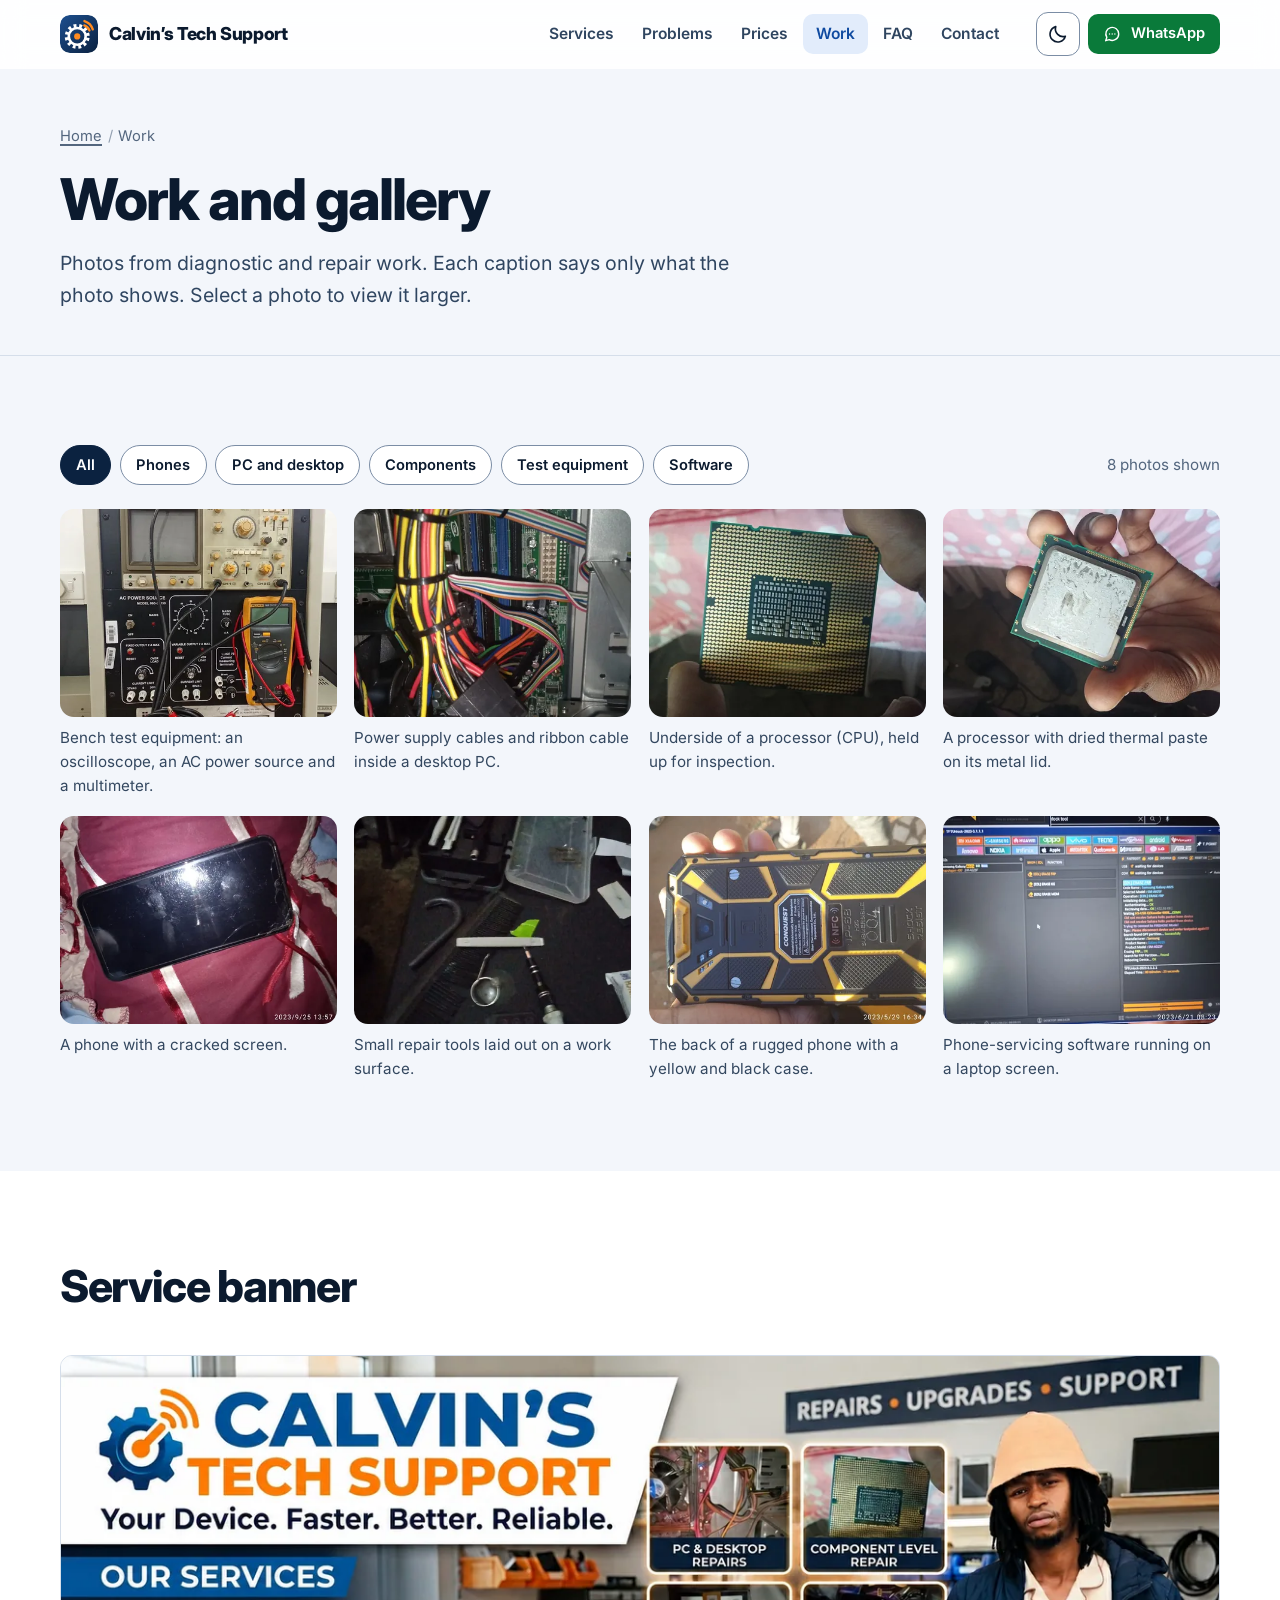
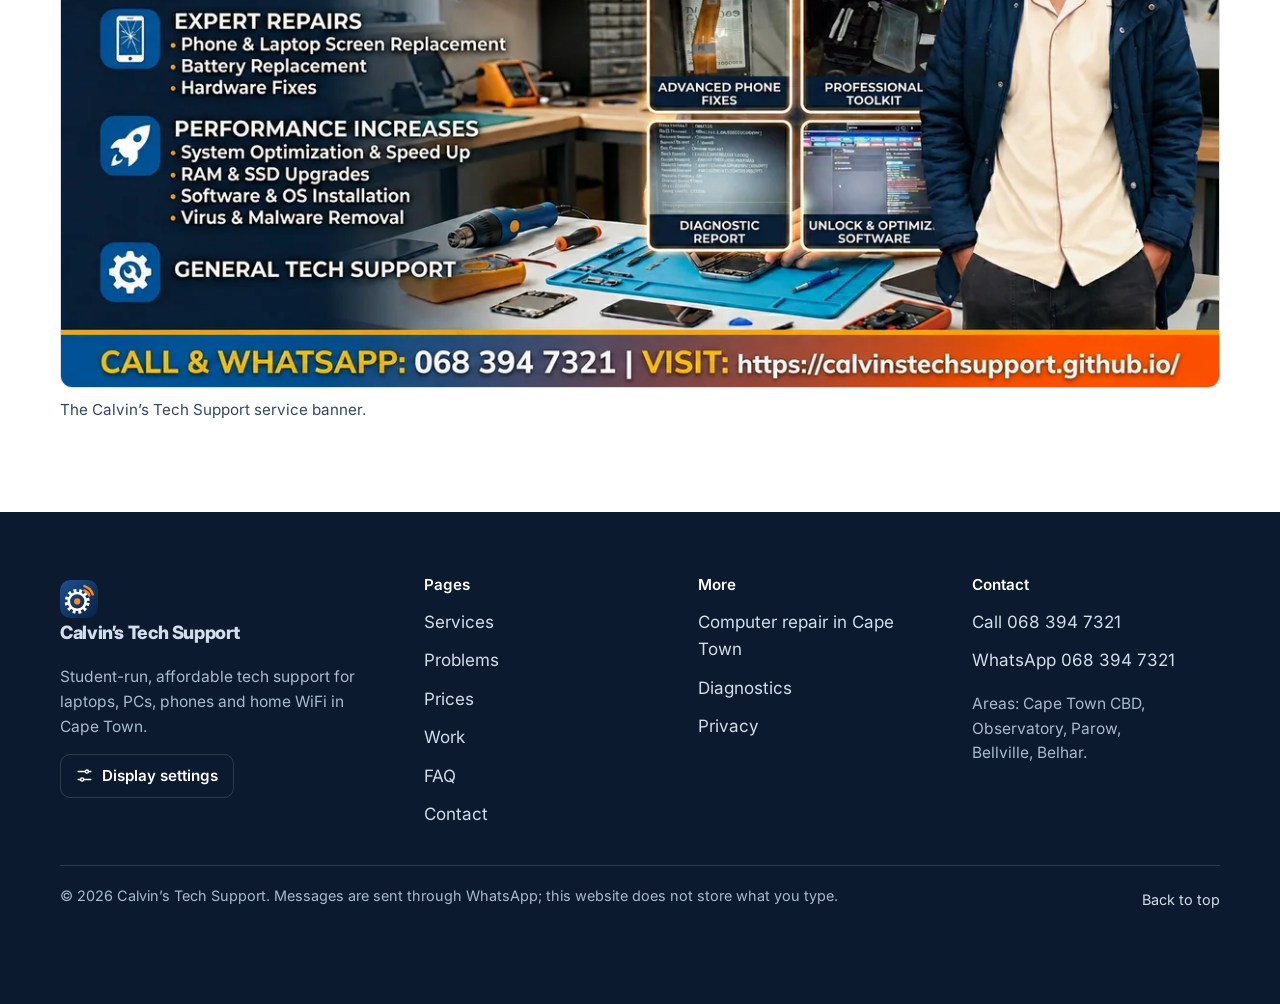
<file: gallery.html>
<!doctype html>
<html lang="en-ZA">
<head>
<meta charset="utf-8">
<meta name="viewport" content="width=device-width, initial-scale=1">
<title>Repair and diagnostic photos | Calvin’s Tech Support</title>
<meta name="description" content="Photos from Calvin&#x27;s Tech Support diagnostic and repair work: test equipment, components, PC wiring and phones. Each caption says what the photo shows.">
<link rel="canonical" href="https://calvinstechsupport.dev/gallery.html">
<meta name="robots" content="index,follow,max-image-preview:large">
<meta name="theme-color" content="#ffffff">
<link rel="icon" href="favicon.svg" type="image/svg+xml">
<link rel="icon" href="favicon.ico" sizes="48x48">
<link rel="apple-touch-icon" href="apple-touch-icon.png">
<meta property="og:type" content="website">
<meta property="og:site_name" content="Calvin&#x27;s Tech Support">
<meta property="og:locale" content="en_ZA">
<meta property="og:title" content="Repair and diagnostic photos | Calvin&#x27;s Tech Support">
<meta property="og:description" content="Photos from Calvin&#x27;s Tech Support diagnostic and repair work: test equipment, components, PC wiring and phones. Each caption says what the photo shows.">
<meta property="og:url" content="https://calvinstechsupport.dev/gallery.html">
<meta property="og:image" content="https://calvinstechsupport.dev/assets/img/og-card.jpg">
<meta property="og:image:width" content="1200">
<meta property="og:image:height" content="630">
<meta property="og:image:alt" content="Calvin's Tech Support: laptop, PC and phone support in Cape Town">
<meta name="twitter:card" content="summary_large_image">
<meta name="twitter:title" content="Repair and diagnostic photos | Calvin&#x27;s Tech Support">
<meta name="twitter:description" content="Photos from Calvin&#x27;s Tech Support diagnostic and repair work: test equipment, components, PC wiring and phones. Each caption says what the photo shows.">
<meta name="twitter:image" content="https://calvinstechsupport.dev/assets/img/og-card.jpg">
<script>(function(){var d=document.documentElement;try{var K='cts-theme-pref',R='cts-motion',mq=null,mode='system';
try{mq=matchMedia('(prefers-color-scheme: dark)')}catch(e){}
function get(k){try{return localStorage.getItem(k)}catch(e){return null}}
function put(k,v){try{localStorage.setItem(k,v)}catch(e){}}
function del(k){try{localStorage.removeItem(k)}catch(e){}}
function res(m){return(m==='dark'||(m==='system'&&mq&&mq.matches))?'dark':'light'}
function apply(m){mode=(m==='light'||m==='dark')?m:'system';var t=res(mode);d.setAttribute('data-theme',t);d.style.colorScheme=t;
var c=document.querySelector('meta[name="theme-color"]');if(c)c.setAttribute('content',t==='dark'?'#08121f':'#ffffff');
try{document.dispatchEvent(new CustomEvent('cts:theme',{detail:{mode:mode,theme:t}}))}catch(e){}}
function motion(r){if(r)d.setAttribute('data-motion','reduced');else d.removeAttribute('data-motion')}
apply(get(K));motion(get(R)==='reduced');
if(mq){var f=function(){if(mode==='system')apply('system')};if(mq.addEventListener)mq.addEventListener('change',f);else if(mq.addListener)mq.addListener(f)}
window.CTS={mode:function(){return mode},theme:function(){return res(mode)},setMode:function(m){apply(m);put(K,mode)},reduced:function(){return d.getAttribute('data-motion')==='reduced'},setReduced:function(r){motion(r);if(r)put(R,'reduced');else del(R)}};
d.classList.add('js');setTimeout(function(){if(!d.classList.contains('js-ready'))d.classList.add('js-failed')},3000)}catch(e){d.classList.add('js-failed')}})();</script>
<link rel="preload" href="assets/fonts/Inter-Regular.woff" as="font" type="font/woff" crossorigin>
<link rel="preload" href="assets/fonts/InterDisplay-ExtraBold.woff" as="font" type="font/woff" crossorigin>
<link rel="stylesheet" href="assets/css/site.css?v=1.0.0">
<script type="application/ld+json">{"@context":"https://schema.org","@type":"BreadcrumbList","itemListElement":[{"@type":"ListItem","position":1,"name":"Home","item":"https://calvinstechsupport.dev/"},{"@type":"ListItem","position":2,"name":"Work"}]}</script>
</head>
<body id="top">
<a class="skip" href="#main">Skip to main content</a>
<header class="site-header" data-header>
<div class="wrap hdr">
<a class="brand" href="index.html" aria-label="Calvin&#x27;s Tech Support, home page"><svg class="mark" viewBox="0 0 64 64" aria-hidden="true" focusable="false"><defs><linearGradient id="bg-head" x1="0" y1="0" x2="1" y2="1"><stop offset="0" stop-color="#1d4f8f"/><stop offset="1" stop-color="#0a2140"/></linearGradient></defs><rect width="64" height="64" rx="15" fill="url(#bg-head)"/><circle cx="29" cy="36" r="17.5" fill="none" stroke="#fff" stroke-width="7" stroke-dasharray="4.6 4.6" transform="rotate(8 29 36)"/><circle cx="29" cy="36" r="14.2" fill="none" stroke="#fff" stroke-width="4.4"/><circle cx="29" cy="36" r="5.2" fill="#ff8a1f"/><path d="M41 17.5a14 14 0 0 1 8.5 8.5M41.2 10.2a21.5 21.5 0 0 1 14 14" fill="none" stroke="#ff8a1f" stroke-width="4" stroke-linecap="round"/></svg><span>Calvin’s Tech Support</span></a>
<nav class="nav" aria-label="Main"><a class="nav-link" href="services.html">Services</a><a class="nav-link" href="problems.html">Problems</a><a class="nav-link" href="prices.html">Prices</a><a class="nav-link" href="gallery.html" aria-current="page">Work</a><a class="nav-link" href="faq.html">FAQ</a><a class="nav-link" href="contact.html">Contact</a></nav>
<div class="hdr-actions">
<button class="icon-btn theme-btn js-only" type="button" data-theme-toggle aria-pressed="false" aria-label="Dark mode" title="Switch to dark mode"><svg class="ic ic-moon" viewBox="0 0 24 24" fill="none" stroke="currentColor" stroke-width="1.8" stroke-linecap="round" stroke-linejoin="round" aria-hidden="true" focusable="false"><path d="M20 14.5A8.5 8.5 0 0 1 9.5 4a8.5 8.5 0 1 0 10.5 10.5z"/></svg><svg class="ic ic-sun" viewBox="0 0 24 24" fill="none" stroke="currentColor" stroke-width="1.8" stroke-linecap="round" stroke-linejoin="round" aria-hidden="true" focusable="false"><circle cx="12" cy="12" r="4"/><path d="M12 2.5v2.2M12 19.3v2.2M2.5 12h2.2M19.3 12h2.2M5.3 5.3l1.6 1.6M17.1 17.1l1.6 1.6M18.7 5.3l-1.6 1.6M6.9 17.1l-1.6 1.6"/></svg></button>
<a class="btn btn-wa btn-sm" href="https://wa.me/27683947321?text=Hi%20Calvin%2C%20I%20need%20tech%20support." target="_blank" rel="noopener"><svg class="ic" viewBox="0 0 24 24" fill="none" stroke="currentColor" stroke-width="1.8" stroke-linecap="round" stroke-linejoin="round" aria-hidden="true" focusable="false"><path d="M20.5 11.7a8.4 8.4 0 0 1-12.3 7.4L3.5 20.5l1.5-4.5A8.4 8.4 0 1 1 20.5 11.7z"/><path d="M8.5 11.7h.01M12 11.7h.01M15.5 11.7h.01"/></svg><span>WhatsApp</span></a>
<button class="icon-btn menu-btn" type="button" data-open-drawer aria-haspopup="dialog" aria-controls="drawer" aria-label="Open menu"><svg class="ic" viewBox="0 0 24 24" fill="none" stroke="currentColor" stroke-width="1.8" stroke-linecap="round" stroke-linejoin="round" aria-hidden="true" focusable="false"><path d="M4 7h16M4 12h16M4 17h16"/></svg></button>
</div>
</div>
</header>
<dialog class="drawer" id="drawer" aria-label="Menu" data-drawer>
<div class="drawer-head"><span class="brand"><svg class="mark" viewBox="0 0 64 64" aria-hidden="true" focusable="false"><defs><linearGradient id="bg-drawer" x1="0" y1="0" x2="1" y2="1"><stop offset="0" stop-color="#1d4f8f"/><stop offset="1" stop-color="#0a2140"/></linearGradient></defs><rect width="64" height="64" rx="15" fill="url(#bg-drawer)"/><circle cx="29" cy="36" r="17.5" fill="none" stroke="#fff" stroke-width="7" stroke-dasharray="4.6 4.6" transform="rotate(8 29 36)"/><circle cx="29" cy="36" r="14.2" fill="none" stroke="#fff" stroke-width="4.4"/><circle cx="29" cy="36" r="5.2" fill="#ff8a1f"/><path d="M41 17.5a14 14 0 0 1 8.5 8.5M41.2 10.2a21.5 21.5 0 0 1 14 14" fill="none" stroke="#ff8a1f" stroke-width="4" stroke-linecap="round"/></svg><span>Calvin’s Tech Support</span></span><button class="icon-btn" type="button" data-close aria-label="Close menu"><svg class="ic" viewBox="0 0 24 24" fill="none" stroke="currentColor" stroke-width="1.8" stroke-linecap="round" stroke-linejoin="round" aria-hidden="true" focusable="false"><path d="M6 6l12 12M18 6L6 18"/></svg></button></div>
<div class="drawer-body">
<nav aria-label="Mobile">
<div class="drawer-group"><p class="drawer-title">Pages</p><a class="drawer-link" href="index.html">Home</a><a class="drawer-link" href="services.html">Services</a><a class="drawer-link" href="problems.html">Problems</a><a class="drawer-link" href="prices.html">Prices</a><a class="drawer-link" href="gallery.html" aria-current="page">Work</a><a class="drawer-link" href="faq.html">FAQ</a><a class="drawer-link" href="contact.html">Contact</a></div>
<div class="drawer-group"><p class="drawer-title">More</p><a class="drawer-link" href="computer-repair-cape-town.html">Computer repair in Cape Town</a><a class="drawer-link" href="diagnostics.html">Diagnostics</a><a class="drawer-link" href="privacy.html">Privacy</a></div>
</nav>
</div>
<div class="drawer-foot">
<a class="btn btn-wa btn-block" href="https://wa.me/27683947321?text=Hi%20Calvin%2C%20I%20need%20tech%20support." target="_blank" rel="noopener"><svg class="ic" viewBox="0 0 24 24" fill="none" stroke="currentColor" stroke-width="1.8" stroke-linecap="round" stroke-linejoin="round" aria-hidden="true" focusable="false"><path d="M20.5 11.7a8.4 8.4 0 0 1-12.3 7.4L3.5 20.5l1.5-4.5A8.4 8.4 0 1 1 20.5 11.7z"/><path d="M8.5 11.7h.01M12 11.7h.01M15.5 11.7h.01"/></svg>Message Calvin on WhatsApp</a>
<a class="btn btn-ghost btn-block" href="tel:+27683947321"><svg class="ic" viewBox="0 0 24 24" fill="none" stroke="currentColor" stroke-width="1.8" stroke-linecap="round" stroke-linejoin="round" aria-hidden="true" focusable="false"><path d="M5.2 3.5h3.2l1.6 4-2 1.3a11 11 0 0 0 5.2 5.2l1.3-2 4 1.6v3.2a2 2 0 0 1-2.2 2A15.8 15.8 0 0 1 3.2 5.7a2 2 0 0 1 2-2.2z"/></svg>Call 068 394 7321</a>
<button class="btn btn-ghost btn-block" type="button" data-open-settings><svg class="ic" viewBox="0 0 24 24" fill="none" stroke="currentColor" stroke-width="1.8" stroke-linecap="round" stroke-linejoin="round" aria-hidden="true" focusable="false"><path d="M4 7h9M17 7h3M4 17h3M11 17h9"/><circle cx="15" cy="7" r="2"/><circle cx="9" cy="17" r="2"/></svg>Display settings</button>
</div>
</dialog>
<dialog class="settings" id="settings" aria-labelledby="settings-title" data-settings>
<form method="dialog" class="settings-inner">
<div class="settings-head"><h2 id="settings-title">Display settings</h2><button class="icon-btn" type="submit" aria-label="Close display settings"><svg class="ic" viewBox="0 0 24 24" fill="none" stroke="currentColor" stroke-width="1.8" stroke-linecap="round" stroke-linejoin="round" aria-hidden="true" focusable="false"><path d="M6 6l12 12M18 6L6 18"/></svg></button></div>
<p class="hint">Saved on this device only, so the site looks the same next time.</p>
<fieldset><legend>Colour theme</legend>
<div class="segs">
<label class="seg"><input type="radio" name="theme" value="light"><span><svg class="ic" viewBox="0 0 24 24" fill="none" stroke="currentColor" stroke-width="1.8" stroke-linecap="round" stroke-linejoin="round" aria-hidden="true" focusable="false"><circle cx="12" cy="12" r="4"/><path d="M12 2.5v2.2M12 19.3v2.2M2.5 12h2.2M19.3 12h2.2M5.3 5.3l1.6 1.6M17.1 17.1l1.6 1.6M18.7 5.3l-1.6 1.6M6.9 17.1l-1.6 1.6"/></svg>Light</span></label>
<label class="seg"><input type="radio" name="theme" value="dark"><span><svg class="ic" viewBox="0 0 24 24" fill="none" stroke="currentColor" stroke-width="1.8" stroke-linecap="round" stroke-linejoin="round" aria-hidden="true" focusable="false"><path d="M20 14.5A8.5 8.5 0 0 1 9.5 4a8.5 8.5 0 1 0 10.5 10.5z"/></svg>Dark</span></label>
<label class="seg"><input type="radio" name="theme" value="system"><span><svg class="ic" viewBox="0 0 24 24" fill="none" stroke="currentColor" stroke-width="1.8" stroke-linecap="round" stroke-linejoin="round" aria-hidden="true" focusable="false"><rect x="3" y="4" width="18" height="12" rx="2"/><path d="M8 20h8M12 16v4"/></svg>System</span></label>
</div>
<p class="hint">System follows your device&rsquo;s light or dark setting.</p>
</fieldset>
<fieldset><legend>Motion</legend>
<label class="switch"><span>Reduce animations</span><input type="checkbox" name="motion"></label>
<p class="hint">Your device&rsquo;s reduced-motion setting is always respected too.</p>
</fieldset>
</form>
</dialog>
<div class="page-head"><div class="wrap">
<nav aria-label="Breadcrumb"><ol class="crumbs"><li><a href="index.html">Home</a></li><li aria-current="page">Work</li></ol></nav>
<h1>Work and gallery</h1>
<p class="lead">Photos from diagnostic and repair work. Each caption says only what the photo shows. Select a photo to view it larger.</p>
</div></div>
<main id="main" tabindex="-1">
<section class="sec" aria-label="Gallery">
<div class="wrap">
<div class="finder-bar js-only"><div class="chip-row" role="group" aria-label="Filter photos" data-filter-group="gallery"><button class="chip" type="button" data-filter="all" aria-pressed="true">All</button><button class="chip" type="button" data-filter="phones" aria-pressed="false">Phones</button><button class="chip" type="button" data-filter="pcs" aria-pressed="false">PC and desktop</button><button class="chip" type="button" data-filter="components" aria-pressed="false">Components</button><button class="chip" type="button" data-filter="equipment" aria-pressed="false">Test equipment</button><button class="chip" type="button" data-filter="software" aria-pressed="false">Software</button></div><p class="count" role="status" data-count></p></div>
<ul class="gal-grid" data-filter-list><li class="gal-item" data-tags="equipment"><figure class="u-m0">
<a class="gal-link" href="assets/img/diagnostic-tools-900.webp" data-lightbox data-caption="Bench test equipment: an oscilloscope, an AC power source and a multimeter."><img src="assets/img/diagnostic-tools-900.webp" srcset="assets/img/diagnostic-tools-480.webp 480w, assets/img/diagnostic-tools-900.webp 900w" sizes="(max-width:560px) 100vw, (max-width:900px) 50vw, 280px" width="900" height="650" alt="Bench test equipment: an oscilloscope, an AC power source panel and a yellow multimeter with test leads connected." loading="eager" decoding="async"><span class="sr-only">View larger</span></a>
<figcaption>Bench test equipment: an oscilloscope, an AC power source and a multimeter.</figcaption></figure></li><li class="gal-item" data-tags="pcs"><figure class="u-m0">
<a class="gal-link" href="assets/img/desktop-wiring-900.webp" data-lightbox data-caption="Power supply cables and ribbon cable inside a desktop PC."><img src="assets/img/desktop-wiring-900.webp" srcset="assets/img/desktop-wiring-480.webp 480w, assets/img/desktop-wiring-900.webp 900w" sizes="(max-width:560px) 100vw, (max-width:900px) 50vw, 280px" width="900" height="650" alt="Bundles of coloured power cables and a ribbon cable inside a desktop computer case." loading="eager" decoding="async"><span class="sr-only">View larger</span></a>
<figcaption>Power supply cables and ribbon cable inside a desktop PC.</figcaption></figure></li><li class="gal-item" data-tags="components"><figure class="u-m0">
<a class="gal-link" href="assets/img/component-repair-900.webp" data-lightbox data-caption="Underside of a processor (CPU), held up for inspection."><img src="assets/img/component-repair-900.webp" srcset="assets/img/component-repair-480.webp 480w, assets/img/component-repair-900.webp 900w" sizes="(max-width:560px) 100vw, (max-width:900px) 50vw, 280px" width="900" height="650" alt="A hand holding a processor chip with its grid of gold contact pins facing the camera." loading="eager" decoding="async"><span class="sr-only">View larger</span></a>
<figcaption>Underside of a processor (CPU), held up for inspection.</figcaption></figure></li><li class="gal-item" data-tags="components pcs"><figure class="u-m0">
<a class="gal-link" href="assets/img/cpu-work-900.webp" data-lightbox data-caption="A processor with dried thermal paste on its metal lid."><img src="assets/img/cpu-work-900.webp" srcset="assets/img/cpu-work-480.webp 480w, assets/img/cpu-work-900.webp 900w" sizes="(max-width:560px) 100vw, (max-width:900px) 50vw, 280px" width="900" height="650" alt="A hand holding a processor chip whose metal lid has dried, flaking thermal paste on it." loading="lazy" decoding="async"><span class="sr-only">View larger</span></a>
<figcaption>A processor with dried thermal paste on its metal lid.</figcaption></figure></li><li class="gal-item" data-tags="phones"><figure class="u-m0">
<a class="gal-link" href="assets/img/phone-front-900.webp" data-lightbox data-caption="A phone with a cracked screen."><img src="assets/img/phone-front-900.webp" srcset="assets/img/phone-front-480.webp 480w, assets/img/phone-front-900.webp 900w" sizes="(max-width:560px) 100vw, (max-width:900px) 50vw, 280px" width="900" height="650" alt="A black smartphone with a cracked screen lying on a red and white patterned cover." loading="lazy" decoding="async"><span class="sr-only">View larger</span></a>
<figcaption>A phone with a cracked screen.</figcaption></figure></li><li class="gal-item" data-tags="phones equipment"><figure class="u-m0">
<a class="gal-link" href="assets/img/phone-repair-900.webp" data-lightbox data-caption="Small repair tools laid out on a work surface."><img src="assets/img/phone-repair-900.webp" srcset="assets/img/phone-repair-480.webp 480w, assets/img/phone-repair-900.webp 900w" sizes="(max-width:560px) 100vw, (max-width:900px) 50vw, 280px" width="900" height="650" alt="A pry tool, a pick and a screwdriver on a dark work surface beside a small tool tray." loading="lazy" decoding="async"><span class="sr-only">View larger</span></a>
<figcaption>Small repair tools laid out on a work surface.</figcaption></figure></li><li class="gal-item" data-tags="phones"><figure class="u-m0">
<a class="gal-link" href="assets/img/chip-pad-900.webp" data-lightbox data-caption="The back of a rugged phone with a yellow and black case."><img src="assets/img/chip-pad-900.webp" srcset="assets/img/chip-pad-480.webp 480w, assets/img/chip-pad-900.webp 900w" sizes="(max-width:560px) 100vw, (max-width:900px) 50vw, 280px" width="900" height="650" alt="A hand holding the back of a rugged yellow and black phone with a hexagonal label and NFC marking." loading="lazy" decoding="async"><span class="sr-only">View larger</span></a>
<figcaption>The back of a rugged phone with a yellow and black case.</figcaption></figure></li><li class="gal-item" data-tags="software phones"><figure class="u-m0">
<a class="gal-link" href="assets/img/software-unlock-900.webp" data-lightbox data-caption="Phone-servicing software running on a laptop screen."><img src="assets/img/software-unlock-900.webp" srcset="assets/img/software-unlock-480.webp 480w, assets/img/software-unlock-900.webp 900w" sizes="(max-width:560px) 100vw, (max-width:900px) 50vw, 280px" width="900" height="650" alt="A laptop screen showing phone-servicing software with a list of phone brands and a log of an operation on a Samsung phone." loading="lazy" decoding="async"><span class="sr-only">View larger</span></a>
<figcaption>Phone-servicing software running on a laptop screen.</figcaption></figure></li></ul>
</div>
</section>
<section class="sec sec-surface" aria-labelledby="banner-title">
<!-- OWNER: this banner still shows the old github.io address. Consider re-exporting it with calvinstechsupport.dev. -->
<div class="wrap">
<div class="sec-head"><h2 id="banner-title">Service banner</h2></div>
<figure class="banner-fig"><img src="assets/img/banner-1200.webp" srcset="assets/img/banner-800.webp 800w, assets/img/banner-1200.webp 1200w" sizes="(max-width:1160px) 100vw, 1160px" width="1200" height="654" alt="Calvin's Tech Support service banner listing component-level repair, diagnostics, phone fixes, repair work, software and tools, with WhatsApp number 068 394 7321." loading="lazy" decoding="async">
<figcaption>The Calvin&rsquo;s Tech Support service banner.</figcaption></figure>
</div>
</section>
</main>
<dialog class="lightbox" id="lightbox" aria-label="Photo viewer" data-lightbox-dialog>
<div class="lb-inner">
<figure class="lb-fig"><img alt="" src="[data-uri]" width="900" height="650" data-lb-img><figcaption data-lb-cap></figcaption></figure>
<div class="lb-bar"><button class="icon-btn" type="button" data-lb-prev aria-label="Previous photo"><svg class="ic" viewBox="0 0 24 24" fill="none" stroke="currentColor" stroke-width="1.8" stroke-linecap="round" stroke-linejoin="round" aria-hidden="true" focusable="false"><path d="M14.5 6l-6 6 6 6"/></svg></button><span class="lb-count" data-lb-count aria-live="polite"></span><button class="icon-btn" type="button" data-lb-next aria-label="Next photo"><svg class="ic" viewBox="0 0 24 24" fill="none" stroke="currentColor" stroke-width="1.8" stroke-linecap="round" stroke-linejoin="round" aria-hidden="true" focusable="false"><path d="M9.5 6l6 6-6 6"/></svg></button><button class="icon-btn" type="button" data-close aria-label="Close photo viewer"><svg class="ic" viewBox="0 0 24 24" fill="none" stroke="currentColor" stroke-width="1.8" stroke-linecap="round" stroke-linejoin="round" aria-hidden="true" focusable="false"><path d="M6 6l12 12M18 6L6 18"/></svg></button></div>
</div>
</dialog>
<footer class="site-footer">
<div class="wrap">
<div class="foot-grid">
<div>
<a class="foot-brand" href="index.html"><svg class="mark" viewBox="0 0 64 64" aria-hidden="true" focusable="false"><defs><linearGradient id="bg-foot" x1="0" y1="0" x2="1" y2="1"><stop offset="0" stop-color="#1d4f8f"/><stop offset="1" stop-color="#0a2140"/></linearGradient></defs><rect width="64" height="64" rx="15" fill="url(#bg-foot)"/><circle cx="29" cy="36" r="17.5" fill="none" stroke="#fff" stroke-width="7" stroke-dasharray="4.6 4.6" transform="rotate(8 29 36)"/><circle cx="29" cy="36" r="14.2" fill="none" stroke="#fff" stroke-width="4.4"/><circle cx="29" cy="36" r="5.2" fill="#ff8a1f"/><path d="M41 17.5a14 14 0 0 1 8.5 8.5M41.2 10.2a21.5 21.5 0 0 1 14 14" fill="none" stroke="#ff8a1f" stroke-width="4" stroke-linecap="round"/></svg><span>Calvin’s Tech Support</span></a>
<p>Student-run, affordable tech support for laptops, PCs, phones and home WiFi in Cape Town.</p>
<button class="foot-btn js-only" type="button" data-open-settings><svg class="ic" viewBox="0 0 24 24" fill="none" stroke="currentColor" stroke-width="1.8" stroke-linecap="round" stroke-linejoin="round" aria-hidden="true" focusable="false"><path d="M4 7h9M17 7h3M4 17h3M11 17h9"/><circle cx="15" cy="7" r="2"/><circle cx="9" cy="17" r="2"/></svg>Display settings</button>
</div>
<div><h2>Pages</h2><ul><li><a href="services.html">Services</a></li><li><a href="problems.html">Problems</a></li><li><a href="prices.html">Prices</a></li><li><a href="gallery.html">Work</a></li><li><a href="faq.html">FAQ</a></li><li><a href="contact.html">Contact</a></li></ul></div>
<div><h2>More</h2><ul><li><a href="computer-repair-cape-town.html">Computer repair in Cape Town</a></li><li><a href="diagnostics.html">Diagnostics</a></li><li><a href="privacy.html">Privacy</a></li></ul></div>
<div><h2>Contact</h2>
<ul>
<li><a href="tel:+27683947321">Call 068 394 7321</a></li>
<li><a href="https://wa.me/27683947321?text=Hi%20Calvin%2C%20I%20need%20tech%20support." target="_blank" rel="noopener">WhatsApp 068 394 7321</a></li>
</ul>
<p>Areas: Cape Town CBD, Observatory, Parow, Bellville, Belhar.</p>
</div>
</div>
<div class="foot-bar">
<p>&copy; 2026 Calvin’s Tech Support. Messages are sent through WhatsApp; this website does not store what you type.</p>
<a href="#top">Back to top</a>
</div>
</div>
</footer>
<a class="wa-float" href="https://wa.me/27683947321?text=Hi%20Calvin%2C%20I%20need%20tech%20support." target="_blank" rel="noopener"><svg class="ic" viewBox="0 0 24 24" fill="none" stroke="currentColor" stroke-width="1.8" stroke-linecap="round" stroke-linejoin="round" aria-hidden="true" focusable="false"><path d="M20.5 11.7a8.4 8.4 0 0 1-12.3 7.4L3.5 20.5l1.5-4.5A8.4 8.4 0 1 1 20.5 11.7z"/><path d="M8.5 11.7h.01M12 11.7h.01M15.5 11.7h.01"/></svg><span>WhatsApp</span></a>
<script src="assets/js/site.js?v=1.0.0" defer></script>
</body>
</html>
</file>
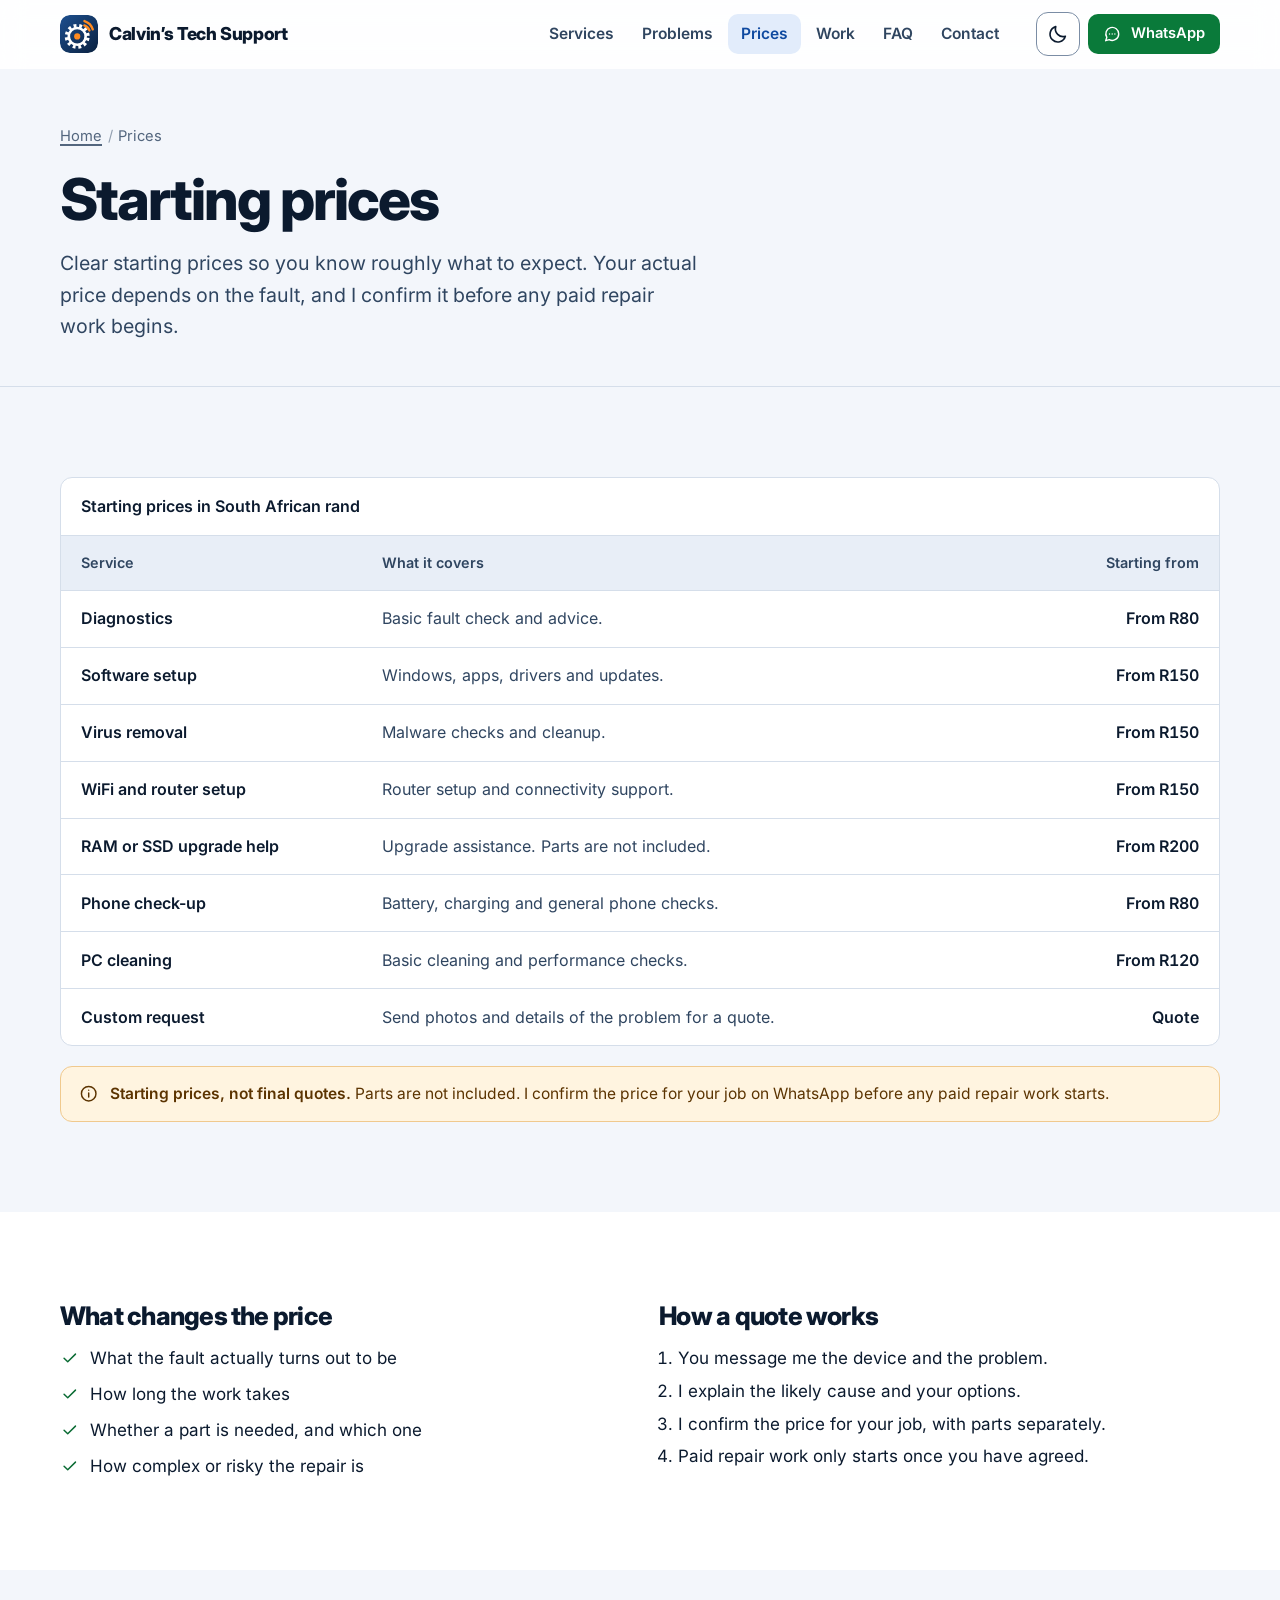
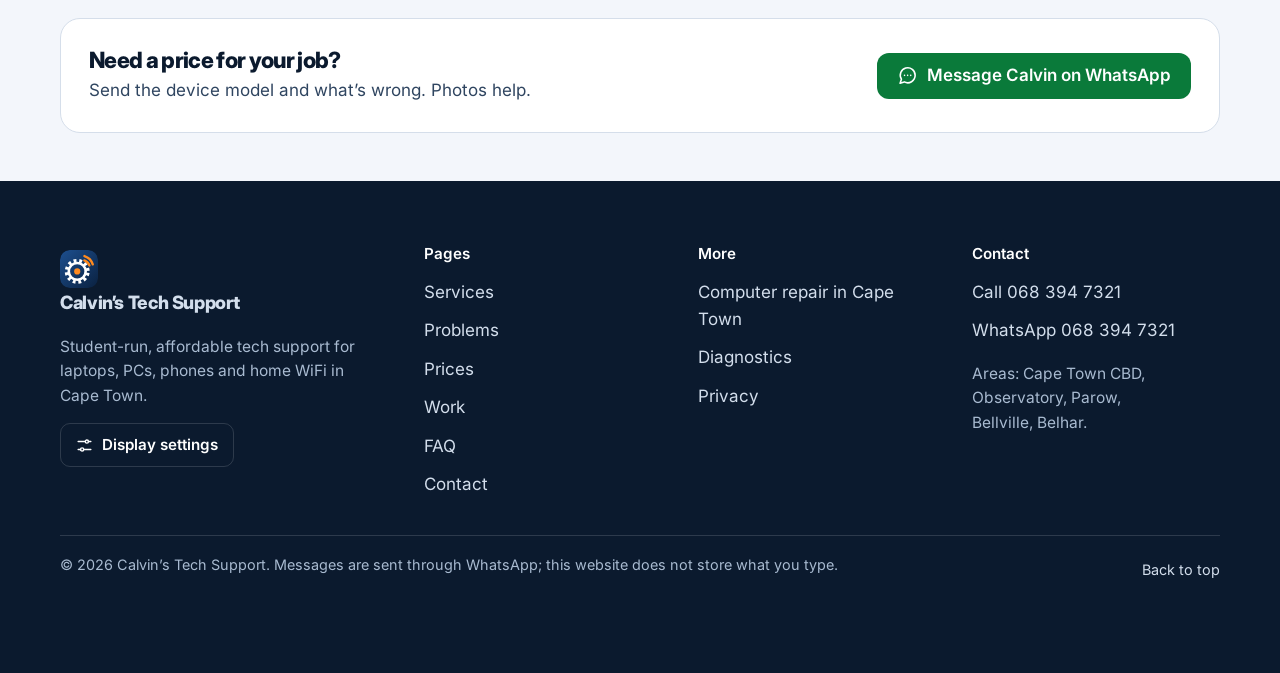
<file: prices.html>
<!doctype html>
<html lang="en-ZA">
<head>
<meta charset="utf-8">
<meta name="viewport" content="width=device-width, initial-scale=1">
<title>Tech support prices in Cape Town | Calvin’s Tech Support</title>
<meta name="description" content="Starting prices for diagnostics, software, virus removal, WiFi setup, RAM and SSD help, phone check-ups and PC cleaning. Parts extra; price confirmed first.">
<link rel="canonical" href="https://calvinstechsupport.dev/prices.html">
<meta name="robots" content="index,follow,max-image-preview:large">
<meta name="theme-color" content="#ffffff">
<link rel="icon" href="favicon.svg" type="image/svg+xml">
<link rel="icon" href="favicon.ico" sizes="48x48">
<link rel="apple-touch-icon" href="apple-touch-icon.png">
<meta property="og:type" content="website">
<meta property="og:site_name" content="Calvin&#x27;s Tech Support">
<meta property="og:locale" content="en_ZA">
<meta property="og:title" content="Tech support prices in Cape Town | Calvin&#x27;s Tech Support">
<meta property="og:description" content="Starting prices for diagnostics, software, virus removal, WiFi setup, RAM and SSD help, phone check-ups and PC cleaning. Parts extra; price confirmed first.">
<meta property="og:url" content="https://calvinstechsupport.dev/prices.html">
<meta property="og:image" content="https://calvinstechsupport.dev/assets/img/og-card.jpg">
<meta property="og:image:width" content="1200">
<meta property="og:image:height" content="630">
<meta property="og:image:alt" content="Calvin's Tech Support: laptop, PC and phone support in Cape Town">
<meta name="twitter:card" content="summary_large_image">
<meta name="twitter:title" content="Tech support prices in Cape Town | Calvin&#x27;s Tech Support">
<meta name="twitter:description" content="Starting prices for diagnostics, software, virus removal, WiFi setup, RAM and SSD help, phone check-ups and PC cleaning. Parts extra; price confirmed first.">
<meta name="twitter:image" content="https://calvinstechsupport.dev/assets/img/og-card.jpg">
<script>(function(){var d=document.documentElement;try{var K='cts-theme-pref',R='cts-motion',mq=null,mode='system';
try{mq=matchMedia('(prefers-color-scheme: dark)')}catch(e){}
function get(k){try{return localStorage.getItem(k)}catch(e){return null}}
function put(k,v){try{localStorage.setItem(k,v)}catch(e){}}
function del(k){try{localStorage.removeItem(k)}catch(e){}}
function res(m){return(m==='dark'||(m==='system'&&mq&&mq.matches))?'dark':'light'}
function apply(m){mode=(m==='light'||m==='dark')?m:'system';var t=res(mode);d.setAttribute('data-theme',t);d.style.colorScheme=t;
var c=document.querySelector('meta[name="theme-color"]');if(c)c.setAttribute('content',t==='dark'?'#08121f':'#ffffff');
try{document.dispatchEvent(new CustomEvent('cts:theme',{detail:{mode:mode,theme:t}}))}catch(e){}}
function motion(r){if(r)d.setAttribute('data-motion','reduced');else d.removeAttribute('data-motion')}
apply(get(K));motion(get(R)==='reduced');
if(mq){var f=function(){if(mode==='system')apply('system')};if(mq.addEventListener)mq.addEventListener('change',f);else if(mq.addListener)mq.addListener(f)}
window.CTS={mode:function(){return mode},theme:function(){return res(mode)},setMode:function(m){apply(m);put(K,mode)},reduced:function(){return d.getAttribute('data-motion')==='reduced'},setReduced:function(r){motion(r);if(r)put(R,'reduced');else del(R)}};
d.classList.add('js');setTimeout(function(){if(!d.classList.contains('js-ready'))d.classList.add('js-failed')},3000)}catch(e){d.classList.add('js-failed')}})();</script>
<link rel="preload" href="assets/fonts/Inter-Regular.woff" as="font" type="font/woff" crossorigin>
<link rel="preload" href="assets/fonts/InterDisplay-ExtraBold.woff" as="font" type="font/woff" crossorigin>
<link rel="stylesheet" href="assets/css/site.css?v=1.0.0">
<script type="application/ld+json">{"@context":"https://schema.org","@type":"BreadcrumbList","itemListElement":[{"@type":"ListItem","position":1,"name":"Home","item":"https://calvinstechsupport.dev/"},{"@type":"ListItem","position":2,"name":"Prices"}]}</script>
</head>
<body id="top">
<a class="skip" href="#main">Skip to main content</a>
<header class="site-header" data-header>
<div class="wrap hdr">
<a class="brand" href="index.html" aria-label="Calvin&#x27;s Tech Support, home page"><svg class="mark" viewBox="0 0 64 64" aria-hidden="true" focusable="false"><defs><linearGradient id="bg-head" x1="0" y1="0" x2="1" y2="1"><stop offset="0" stop-color="#1d4f8f"/><stop offset="1" stop-color="#0a2140"/></linearGradient></defs><rect width="64" height="64" rx="15" fill="url(#bg-head)"/><circle cx="29" cy="36" r="17.5" fill="none" stroke="#fff" stroke-width="7" stroke-dasharray="4.6 4.6" transform="rotate(8 29 36)"/><circle cx="29" cy="36" r="14.2" fill="none" stroke="#fff" stroke-width="4.4"/><circle cx="29" cy="36" r="5.2" fill="#ff8a1f"/><path d="M41 17.5a14 14 0 0 1 8.5 8.5M41.2 10.2a21.5 21.5 0 0 1 14 14" fill="none" stroke="#ff8a1f" stroke-width="4" stroke-linecap="round"/></svg><span>Calvin’s Tech Support</span></a>
<nav class="nav" aria-label="Main"><a class="nav-link" href="services.html">Services</a><a class="nav-link" href="problems.html">Problems</a><a class="nav-link" href="prices.html" aria-current="page">Prices</a><a class="nav-link" href="gallery.html">Work</a><a class="nav-link" href="faq.html">FAQ</a><a class="nav-link" href="contact.html">Contact</a></nav>
<div class="hdr-actions">
<button class="icon-btn theme-btn js-only" type="button" data-theme-toggle aria-pressed="false" aria-label="Dark mode" title="Switch to dark mode"><svg class="ic ic-moon" viewBox="0 0 24 24" fill="none" stroke="currentColor" stroke-width="1.8" stroke-linecap="round" stroke-linejoin="round" aria-hidden="true" focusable="false"><path d="M20 14.5A8.5 8.5 0 0 1 9.5 4a8.5 8.5 0 1 0 10.5 10.5z"/></svg><svg class="ic ic-sun" viewBox="0 0 24 24" fill="none" stroke="currentColor" stroke-width="1.8" stroke-linecap="round" stroke-linejoin="round" aria-hidden="true" focusable="false"><circle cx="12" cy="12" r="4"/><path d="M12 2.5v2.2M12 19.3v2.2M2.5 12h2.2M19.3 12h2.2M5.3 5.3l1.6 1.6M17.1 17.1l1.6 1.6M18.7 5.3l-1.6 1.6M6.9 17.1l-1.6 1.6"/></svg></button>
<a class="btn btn-wa btn-sm" href="https://wa.me/27683947321?text=Hi%20Calvin%2C%20I%20need%20tech%20support." target="_blank" rel="noopener"><svg class="ic" viewBox="0 0 24 24" fill="none" stroke="currentColor" stroke-width="1.8" stroke-linecap="round" stroke-linejoin="round" aria-hidden="true" focusable="false"><path d="M20.5 11.7a8.4 8.4 0 0 1-12.3 7.4L3.5 20.5l1.5-4.5A8.4 8.4 0 1 1 20.5 11.7z"/><path d="M8.5 11.7h.01M12 11.7h.01M15.5 11.7h.01"/></svg><span>WhatsApp</span></a>
<button class="icon-btn menu-btn" type="button" data-open-drawer aria-haspopup="dialog" aria-controls="drawer" aria-label="Open menu"><svg class="ic" viewBox="0 0 24 24" fill="none" stroke="currentColor" stroke-width="1.8" stroke-linecap="round" stroke-linejoin="round" aria-hidden="true" focusable="false"><path d="M4 7h16M4 12h16M4 17h16"/></svg></button>
</div>
</div>
</header>
<dialog class="drawer" id="drawer" aria-label="Menu" data-drawer>
<div class="drawer-head"><span class="brand"><svg class="mark" viewBox="0 0 64 64" aria-hidden="true" focusable="false"><defs><linearGradient id="bg-drawer" x1="0" y1="0" x2="1" y2="1"><stop offset="0" stop-color="#1d4f8f"/><stop offset="1" stop-color="#0a2140"/></linearGradient></defs><rect width="64" height="64" rx="15" fill="url(#bg-drawer)"/><circle cx="29" cy="36" r="17.5" fill="none" stroke="#fff" stroke-width="7" stroke-dasharray="4.6 4.6" transform="rotate(8 29 36)"/><circle cx="29" cy="36" r="14.2" fill="none" stroke="#fff" stroke-width="4.4"/><circle cx="29" cy="36" r="5.2" fill="#ff8a1f"/><path d="M41 17.5a14 14 0 0 1 8.5 8.5M41.2 10.2a21.5 21.5 0 0 1 14 14" fill="none" stroke="#ff8a1f" stroke-width="4" stroke-linecap="round"/></svg><span>Calvin’s Tech Support</span></span><button class="icon-btn" type="button" data-close aria-label="Close menu"><svg class="ic" viewBox="0 0 24 24" fill="none" stroke="currentColor" stroke-width="1.8" stroke-linecap="round" stroke-linejoin="round" aria-hidden="true" focusable="false"><path d="M6 6l12 12M18 6L6 18"/></svg></button></div>
<div class="drawer-body">
<nav aria-label="Mobile">
<div class="drawer-group"><p class="drawer-title">Pages</p><a class="drawer-link" href="index.html">Home</a><a class="drawer-link" href="services.html">Services</a><a class="drawer-link" href="problems.html">Problems</a><a class="drawer-link" href="prices.html" aria-current="page">Prices</a><a class="drawer-link" href="gallery.html">Work</a><a class="drawer-link" href="faq.html">FAQ</a><a class="drawer-link" href="contact.html">Contact</a></div>
<div class="drawer-group"><p class="drawer-title">More</p><a class="drawer-link" href="computer-repair-cape-town.html">Computer repair in Cape Town</a><a class="drawer-link" href="diagnostics.html">Diagnostics</a><a class="drawer-link" href="privacy.html">Privacy</a></div>
</nav>
</div>
<div class="drawer-foot">
<a class="btn btn-wa btn-block" href="https://wa.me/27683947321?text=Hi%20Calvin%2C%20I%20need%20tech%20support." target="_blank" rel="noopener"><svg class="ic" viewBox="0 0 24 24" fill="none" stroke="currentColor" stroke-width="1.8" stroke-linecap="round" stroke-linejoin="round" aria-hidden="true" focusable="false"><path d="M20.5 11.7a8.4 8.4 0 0 1-12.3 7.4L3.5 20.5l1.5-4.5A8.4 8.4 0 1 1 20.5 11.7z"/><path d="M8.5 11.7h.01M12 11.7h.01M15.5 11.7h.01"/></svg>Message Calvin on WhatsApp</a>
<a class="btn btn-ghost btn-block" href="tel:+27683947321"><svg class="ic" viewBox="0 0 24 24" fill="none" stroke="currentColor" stroke-width="1.8" stroke-linecap="round" stroke-linejoin="round" aria-hidden="true" focusable="false"><path d="M5.2 3.5h3.2l1.6 4-2 1.3a11 11 0 0 0 5.2 5.2l1.3-2 4 1.6v3.2a2 2 0 0 1-2.2 2A15.8 15.8 0 0 1 3.2 5.7a2 2 0 0 1 2-2.2z"/></svg>Call 068 394 7321</a>
<button class="btn btn-ghost btn-block" type="button" data-open-settings><svg class="ic" viewBox="0 0 24 24" fill="none" stroke="currentColor" stroke-width="1.8" stroke-linecap="round" stroke-linejoin="round" aria-hidden="true" focusable="false"><path d="M4 7h9M17 7h3M4 17h3M11 17h9"/><circle cx="15" cy="7" r="2"/><circle cx="9" cy="17" r="2"/></svg>Display settings</button>
</div>
</dialog>
<dialog class="settings" id="settings" aria-labelledby="settings-title" data-settings>
<form method="dialog" class="settings-inner">
<div class="settings-head"><h2 id="settings-title">Display settings</h2><button class="icon-btn" type="submit" aria-label="Close display settings"><svg class="ic" viewBox="0 0 24 24" fill="none" stroke="currentColor" stroke-width="1.8" stroke-linecap="round" stroke-linejoin="round" aria-hidden="true" focusable="false"><path d="M6 6l12 12M18 6L6 18"/></svg></button></div>
<p class="hint">Saved on this device only, so the site looks the same next time.</p>
<fieldset><legend>Colour theme</legend>
<div class="segs">
<label class="seg"><input type="radio" name="theme" value="light"><span><svg class="ic" viewBox="0 0 24 24" fill="none" stroke="currentColor" stroke-width="1.8" stroke-linecap="round" stroke-linejoin="round" aria-hidden="true" focusable="false"><circle cx="12" cy="12" r="4"/><path d="M12 2.5v2.2M12 19.3v2.2M2.5 12h2.2M19.3 12h2.2M5.3 5.3l1.6 1.6M17.1 17.1l1.6 1.6M18.7 5.3l-1.6 1.6M6.9 17.1l-1.6 1.6"/></svg>Light</span></label>
<label class="seg"><input type="radio" name="theme" value="dark"><span><svg class="ic" viewBox="0 0 24 24" fill="none" stroke="currentColor" stroke-width="1.8" stroke-linecap="round" stroke-linejoin="round" aria-hidden="true" focusable="false"><path d="M20 14.5A8.5 8.5 0 0 1 9.5 4a8.5 8.5 0 1 0 10.5 10.5z"/></svg>Dark</span></label>
<label class="seg"><input type="radio" name="theme" value="system"><span><svg class="ic" viewBox="0 0 24 24" fill="none" stroke="currentColor" stroke-width="1.8" stroke-linecap="round" stroke-linejoin="round" aria-hidden="true" focusable="false"><rect x="3" y="4" width="18" height="12" rx="2"/><path d="M8 20h8M12 16v4"/></svg>System</span></label>
</div>
<p class="hint">System follows your device&rsquo;s light or dark setting.</p>
</fieldset>
<fieldset><legend>Motion</legend>
<label class="switch"><span>Reduce animations</span><input type="checkbox" name="motion"></label>
<p class="hint">Your device&rsquo;s reduced-motion setting is always respected too.</p>
</fieldset>
</form>
</dialog>
<div class="page-head"><div class="wrap">
<nav aria-label="Breadcrumb"><ol class="crumbs"><li><a href="index.html">Home</a></li><li aria-current="page">Prices</li></ol></nav>
<h1>Starting prices</h1>
<p class="lead">Clear starting prices so you know roughly what to expect. Your actual price depends on the fault, and I confirm it before any paid repair work begins.</p>
</div></div>
<main id="main" tabindex="-1">
<!-- OWNER: these starting prices are the historical values from the original site. Confirm each with Calvin before launch (see OWNER_ITEMS.txt). -->
<section class="sec" aria-label="Price list">
<div class="wrap">
<div class="tbl-wrap"><table class="tbl"><caption>Starting prices in South African rand</caption>
<thead><tr><th scope="col">Service</th><th scope="col">What it covers</th><th scope="col" class="num">Starting from</th></tr></thead>
<tbody><tr><th scope="row">Diagnostics</th><td class="sub">Basic fault check and advice.</td><td class="num">From R80</td></tr><tr><th scope="row">Software setup</th><td class="sub">Windows, apps, drivers and updates.</td><td class="num">From R150</td></tr><tr><th scope="row">Virus removal</th><td class="sub">Malware checks and cleanup.</td><td class="num">From R150</td></tr><tr><th scope="row">WiFi and router setup</th><td class="sub">Router setup and connectivity support.</td><td class="num">From R150</td></tr><tr><th scope="row">RAM or SSD upgrade help</th><td class="sub">Upgrade assistance. Parts are not included.</td><td class="num">From R200</td></tr><tr><th scope="row">Phone check-up</th><td class="sub">Battery, charging and general phone checks.</td><td class="num">From R80</td></tr><tr><th scope="row">PC cleaning</th><td class="sub">Basic cleaning and performance checks.</td><td class="num">From R120</td></tr><tr><th scope="row">Custom request</th><td class="sub">Send photos and details of the problem for a quote.</td><td class="num">Quote</td></tr></tbody></table></div>
<div class="notice u-mt-125"><svg class="ic" viewBox="0 0 24 24" fill="none" stroke="currentColor" stroke-width="1.8" stroke-linecap="round" stroke-linejoin="round" aria-hidden="true" focusable="false"><circle cx="12" cy="12" r="9"/><path d="M12 11v5M12 7.6h.01"/></svg><p><strong>Starting prices, not final quotes.</strong> Parts are not included. I confirm the price for your job on WhatsApp before any paid repair work starts.</p></div>
</div>
</section>
<section class="sec sec-surface" aria-labelledby="affects-title">
<div class="wrap two-col">
<div><h2 id="affects-title" class="u-h-lg">What changes the price</h2>
<ul class="checks"><li><svg class="ic" viewBox="0 0 24 24" fill="none" stroke="currentColor" stroke-width="1.8" stroke-linecap="round" stroke-linejoin="round" aria-hidden="true" focusable="false"><path d="M5 12.5l4.5 4.5L19 7.5"/></svg><span>What the fault actually turns out to be</span></li><li><svg class="ic" viewBox="0 0 24 24" fill="none" stroke="currentColor" stroke-width="1.8" stroke-linecap="round" stroke-linejoin="round" aria-hidden="true" focusable="false"><path d="M5 12.5l4.5 4.5L19 7.5"/></svg><span>How long the work takes</span></li><li><svg class="ic" viewBox="0 0 24 24" fill="none" stroke="currentColor" stroke-width="1.8" stroke-linecap="round" stroke-linejoin="round" aria-hidden="true" focusable="false"><path d="M5 12.5l4.5 4.5L19 7.5"/></svg><span>Whether a part is needed, and which one</span></li><li><svg class="ic" viewBox="0 0 24 24" fill="none" stroke="currentColor" stroke-width="1.8" stroke-linecap="round" stroke-linejoin="round" aria-hidden="true" focusable="false"><path d="M5 12.5l4.5 4.5L19 7.5"/></svg><span>How complex or risky the repair is</span></li></ul></div>
<div><h2 class="u-h-lg">How a quote works</h2>
<ol class="prose u-indent-list"><li>You message me the device and the problem.</li><li>I explain the likely cause and your options.</li><li>I confirm the price for your job, with parts separately.</li><li>Paid repair work only starts once you have agreed.</li></ol></div>
</div>
</section>
<section class="sec-tight"><div class="wrap"><div class="cta-mini"><div><h2>Need a price for your job?</h2><p>Send the device model and what&rsquo;s wrong. Photos help.</p></div>
<div class="contact-actions"><a class="btn btn-wa" href="https://wa.me/27683947321?text=Hi%20Calvin%2C%20I%20need%20tech%20support." target="_blank" rel="noopener"><svg class="ic" viewBox="0 0 24 24" fill="none" stroke="currentColor" stroke-width="1.8" stroke-linecap="round" stroke-linejoin="round" aria-hidden="true" focusable="false"><path d="M20.5 11.7a8.4 8.4 0 0 1-12.3 7.4L3.5 20.5l1.5-4.5A8.4 8.4 0 1 1 20.5 11.7z"/><path d="M8.5 11.7h.01M12 11.7h.01M15.5 11.7h.01"/></svg>Message Calvin on WhatsApp</a></div></div></div></section>
</main>
<footer class="site-footer">
<div class="wrap">
<div class="foot-grid">
<div>
<a class="foot-brand" href="index.html"><svg class="mark" viewBox="0 0 64 64" aria-hidden="true" focusable="false"><defs><linearGradient id="bg-foot" x1="0" y1="0" x2="1" y2="1"><stop offset="0" stop-color="#1d4f8f"/><stop offset="1" stop-color="#0a2140"/></linearGradient></defs><rect width="64" height="64" rx="15" fill="url(#bg-foot)"/><circle cx="29" cy="36" r="17.5" fill="none" stroke="#fff" stroke-width="7" stroke-dasharray="4.6 4.6" transform="rotate(8 29 36)"/><circle cx="29" cy="36" r="14.2" fill="none" stroke="#fff" stroke-width="4.4"/><circle cx="29" cy="36" r="5.2" fill="#ff8a1f"/><path d="M41 17.5a14 14 0 0 1 8.5 8.5M41.2 10.2a21.5 21.5 0 0 1 14 14" fill="none" stroke="#ff8a1f" stroke-width="4" stroke-linecap="round"/></svg><span>Calvin’s Tech Support</span></a>
<p>Student-run, affordable tech support for laptops, PCs, phones and home WiFi in Cape Town.</p>
<button class="foot-btn js-only" type="button" data-open-settings><svg class="ic" viewBox="0 0 24 24" fill="none" stroke="currentColor" stroke-width="1.8" stroke-linecap="round" stroke-linejoin="round" aria-hidden="true" focusable="false"><path d="M4 7h9M17 7h3M4 17h3M11 17h9"/><circle cx="15" cy="7" r="2"/><circle cx="9" cy="17" r="2"/></svg>Display settings</button>
</div>
<div><h2>Pages</h2><ul><li><a href="services.html">Services</a></li><li><a href="problems.html">Problems</a></li><li><a href="prices.html">Prices</a></li><li><a href="gallery.html">Work</a></li><li><a href="faq.html">FAQ</a></li><li><a href="contact.html">Contact</a></li></ul></div>
<div><h2>More</h2><ul><li><a href="computer-repair-cape-town.html">Computer repair in Cape Town</a></li><li><a href="diagnostics.html">Diagnostics</a></li><li><a href="privacy.html">Privacy</a></li></ul></div>
<div><h2>Contact</h2>
<ul>
<li><a href="tel:+27683947321">Call 068 394 7321</a></li>
<li><a href="https://wa.me/27683947321?text=Hi%20Calvin%2C%20I%20need%20tech%20support." target="_blank" rel="noopener">WhatsApp 068 394 7321</a></li>
</ul>
<p>Areas: Cape Town CBD, Observatory, Parow, Bellville, Belhar.</p>
</div>
</div>
<div class="foot-bar">
<p>&copy; 2026 Calvin’s Tech Support. Messages are sent through WhatsApp; this website does not store what you type.</p>
<a href="#top">Back to top</a>
</div>
</div>
</footer>
<a class="wa-float" href="https://wa.me/27683947321?text=Hi%20Calvin%2C%20I%20need%20tech%20support." target="_blank" rel="noopener"><svg class="ic" viewBox="0 0 24 24" fill="none" stroke="currentColor" stroke-width="1.8" stroke-linecap="round" stroke-linejoin="round" aria-hidden="true" focusable="false"><path d="M20.5 11.7a8.4 8.4 0 0 1-12.3 7.4L3.5 20.5l1.5-4.5A8.4 8.4 0 1 1 20.5 11.7z"/><path d="M8.5 11.7h.01M12 11.7h.01M15.5 11.7h.01"/></svg><span>WhatsApp</span></a>
<script src="assets/js/site.js?v=1.0.0" defer></script>
</body>
</html>
</file>
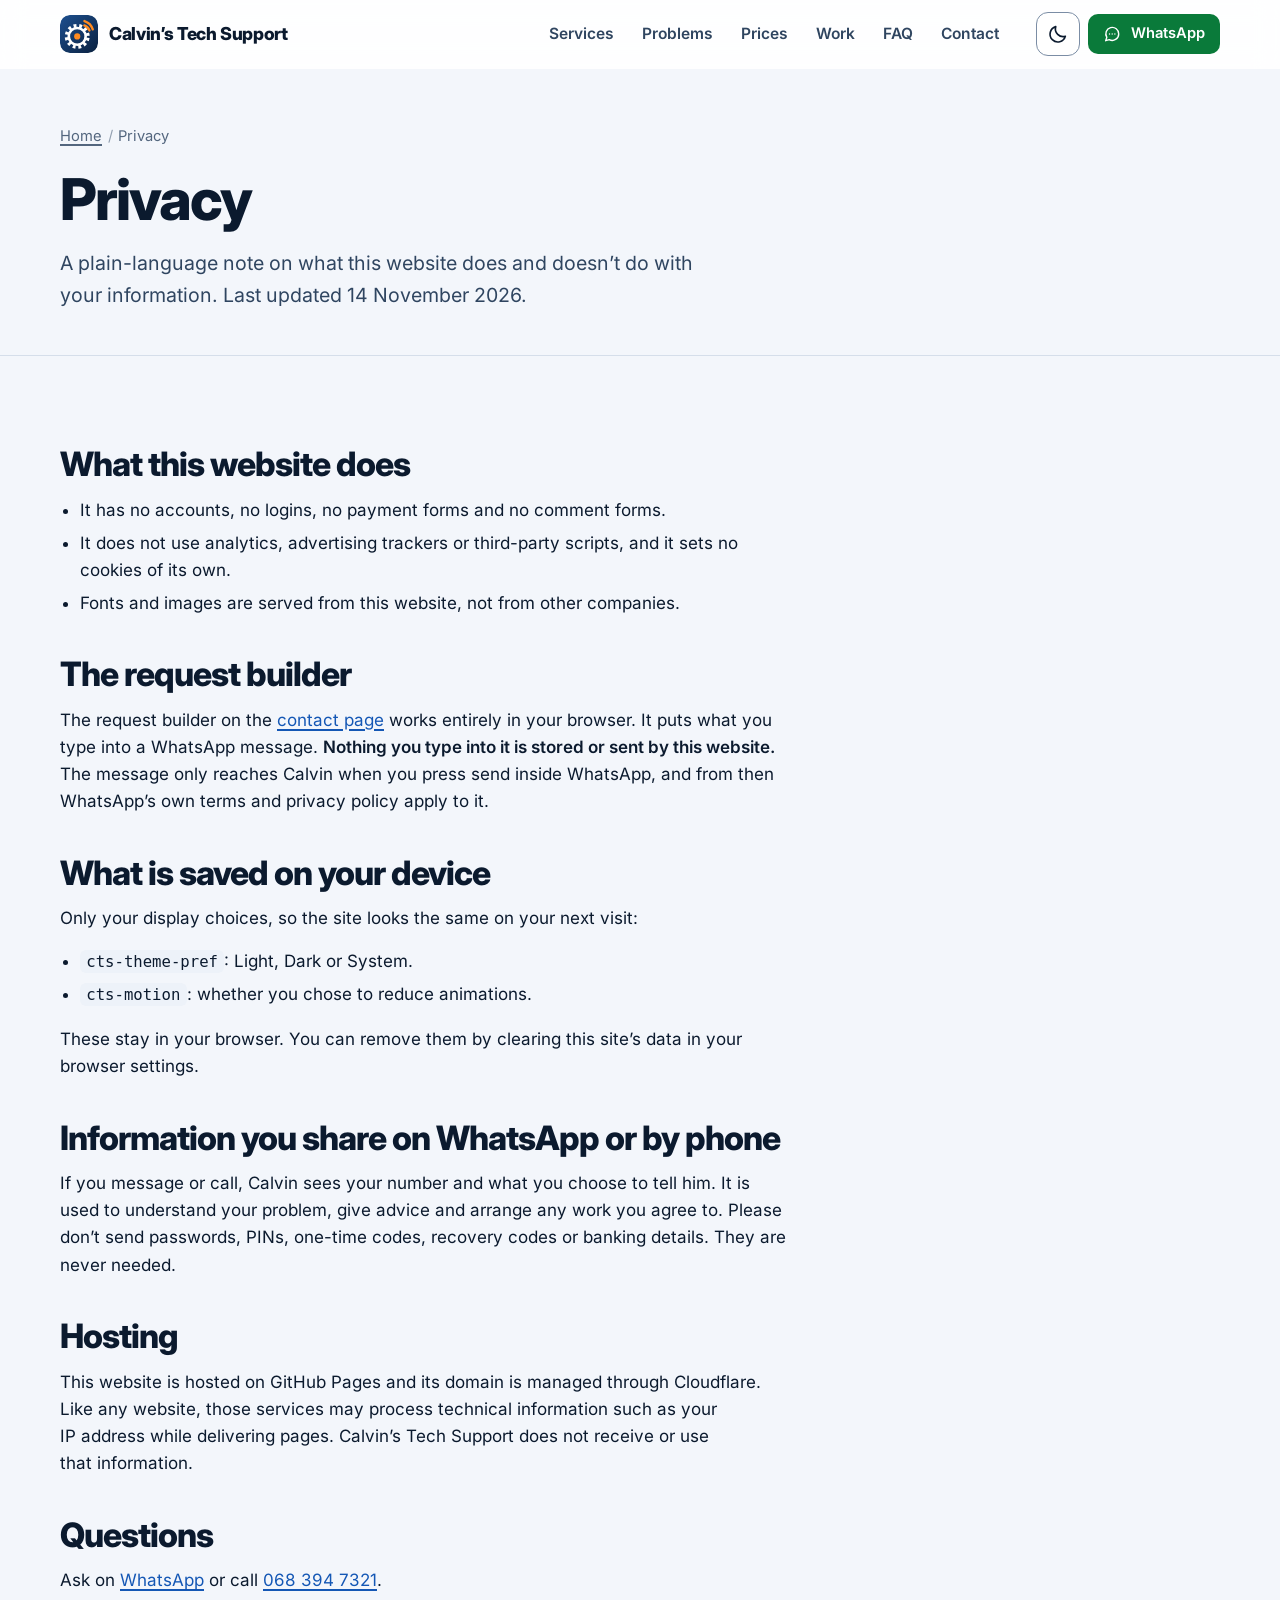
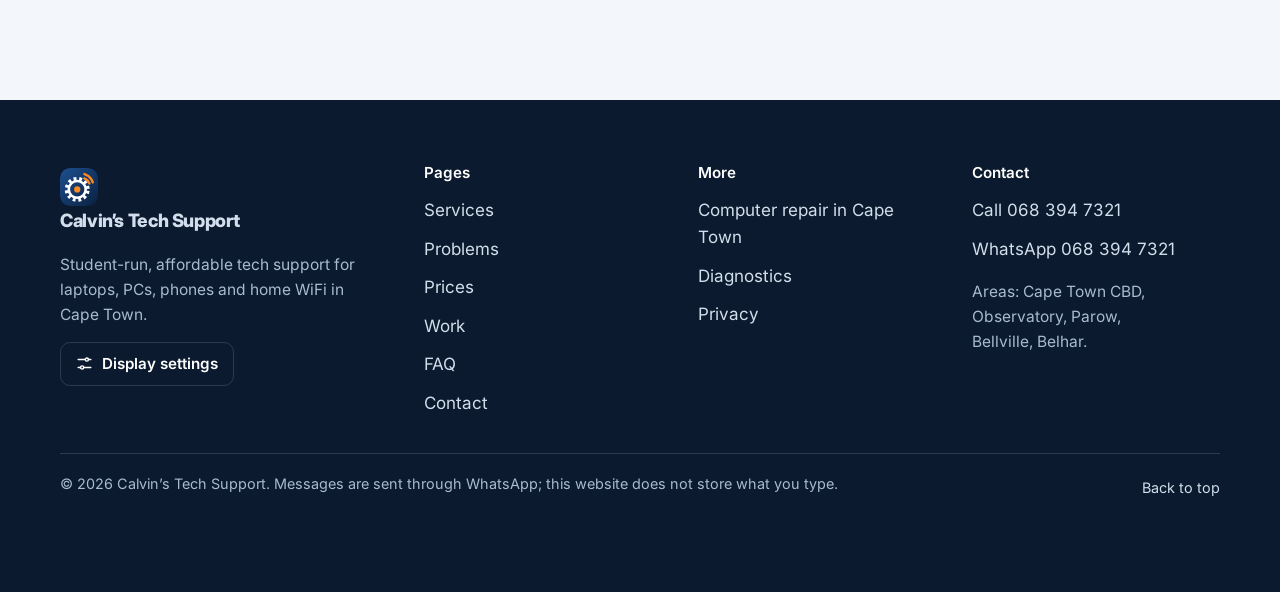
<file: privacy.html>
<!doctype html>
<html lang="en-ZA">
<head>
<meta charset="utf-8">
<meta name="viewport" content="width=device-width, initial-scale=1">
<title>Privacy | Calvin’s Tech Support</title>
<meta name="description" content="How calvinstechsupport.dev handles information: no accounts, no analytics, a request builder that runs in your browser, and only your display choices saved.">
<link rel="canonical" href="https://calvinstechsupport.dev/privacy.html">
<meta name="robots" content="index,follow,max-image-preview:large">
<meta name="theme-color" content="#ffffff">
<link rel="icon" href="favicon.svg" type="image/svg+xml">
<link rel="icon" href="favicon.ico" sizes="48x48">
<link rel="apple-touch-icon" href="apple-touch-icon.png">
<meta property="og:type" content="website">
<meta property="og:site_name" content="Calvin&#x27;s Tech Support">
<meta property="og:locale" content="en_ZA">
<meta property="og:title" content="Privacy | Calvin&#x27;s Tech Support">
<meta property="og:description" content="How calvinstechsupport.dev handles information: no accounts, no analytics, a request builder that runs in your browser, and only your display choices saved.">
<meta property="og:url" content="https://calvinstechsupport.dev/privacy.html">
<meta property="og:image" content="https://calvinstechsupport.dev/assets/img/og-card.jpg">
<meta property="og:image:width" content="1200">
<meta property="og:image:height" content="630">
<meta property="og:image:alt" content="Calvin's Tech Support: laptop, PC and phone support in Cape Town">
<meta name="twitter:card" content="summary_large_image">
<meta name="twitter:title" content="Privacy | Calvin&#x27;s Tech Support">
<meta name="twitter:description" content="How calvinstechsupport.dev handles information: no accounts, no analytics, a request builder that runs in your browser, and only your display choices saved.">
<meta name="twitter:image" content="https://calvinstechsupport.dev/assets/img/og-card.jpg">
<script>(function(){var d=document.documentElement;try{var K='cts-theme-pref',R='cts-motion',mq=null,mode='system';
try{mq=matchMedia('(prefers-color-scheme: dark)')}catch(e){}
function get(k){try{return localStorage.getItem(k)}catch(e){return null}}
function put(k,v){try{localStorage.setItem(k,v)}catch(e){}}
function del(k){try{localStorage.removeItem(k)}catch(e){}}
function res(m){return(m==='dark'||(m==='system'&&mq&&mq.matches))?'dark':'light'}
function apply(m){mode=(m==='light'||m==='dark')?m:'system';var t=res(mode);d.setAttribute('data-theme',t);d.style.colorScheme=t;
var c=document.querySelector('meta[name="theme-color"]');if(c)c.setAttribute('content',t==='dark'?'#08121f':'#ffffff');
try{document.dispatchEvent(new CustomEvent('cts:theme',{detail:{mode:mode,theme:t}}))}catch(e){}}
function motion(r){if(r)d.setAttribute('data-motion','reduced');else d.removeAttribute('data-motion')}
apply(get(K));motion(get(R)==='reduced');
if(mq){var f=function(){if(mode==='system')apply('system')};if(mq.addEventListener)mq.addEventListener('change',f);else if(mq.addListener)mq.addListener(f)}
window.CTS={mode:function(){return mode},theme:function(){return res(mode)},setMode:function(m){apply(m);put(K,mode)},reduced:function(){return d.getAttribute('data-motion')==='reduced'},setReduced:function(r){motion(r);if(r)put(R,'reduced');else del(R)}};
d.classList.add('js');setTimeout(function(){if(!d.classList.contains('js-ready'))d.classList.add('js-failed')},3000)}catch(e){d.classList.add('js-failed')}})();</script>
<link rel="preload" href="assets/fonts/Inter-Regular.woff" as="font" type="font/woff" crossorigin>
<link rel="preload" href="assets/fonts/InterDisplay-ExtraBold.woff" as="font" type="font/woff" crossorigin>
<link rel="stylesheet" href="assets/css/site.css?v=1.0.0">
<script type="application/ld+json">{"@context":"https://schema.org","@type":"BreadcrumbList","itemListElement":[{"@type":"ListItem","position":1,"name":"Home","item":"https://calvinstechsupport.dev/"},{"@type":"ListItem","position":2,"name":"Privacy"}]}</script>
</head>
<body id="top">
<a class="skip" href="#main">Skip to main content</a>
<header class="site-header" data-header>
<div class="wrap hdr">
<a class="brand" href="index.html" aria-label="Calvin&#x27;s Tech Support, home page"><svg class="mark" viewBox="0 0 64 64" aria-hidden="true" focusable="false"><defs><linearGradient id="bg-head" x1="0" y1="0" x2="1" y2="1"><stop offset="0" stop-color="#1d4f8f"/><stop offset="1" stop-color="#0a2140"/></linearGradient></defs><rect width="64" height="64" rx="15" fill="url(#bg-head)"/><circle cx="29" cy="36" r="17.5" fill="none" stroke="#fff" stroke-width="7" stroke-dasharray="4.6 4.6" transform="rotate(8 29 36)"/><circle cx="29" cy="36" r="14.2" fill="none" stroke="#fff" stroke-width="4.4"/><circle cx="29" cy="36" r="5.2" fill="#ff8a1f"/><path d="M41 17.5a14 14 0 0 1 8.5 8.5M41.2 10.2a21.5 21.5 0 0 1 14 14" fill="none" stroke="#ff8a1f" stroke-width="4" stroke-linecap="round"/></svg><span>Calvin’s Tech Support</span></a>
<nav class="nav" aria-label="Main"><a class="nav-link" href="services.html">Services</a><a class="nav-link" href="problems.html">Problems</a><a class="nav-link" href="prices.html">Prices</a><a class="nav-link" href="gallery.html">Work</a><a class="nav-link" href="faq.html">FAQ</a><a class="nav-link" href="contact.html">Contact</a></nav>
<div class="hdr-actions">
<button class="icon-btn theme-btn js-only" type="button" data-theme-toggle aria-pressed="false" aria-label="Dark mode" title="Switch to dark mode"><svg class="ic ic-moon" viewBox="0 0 24 24" fill="none" stroke="currentColor" stroke-width="1.8" stroke-linecap="round" stroke-linejoin="round" aria-hidden="true" focusable="false"><path d="M20 14.5A8.5 8.5 0 0 1 9.5 4a8.5 8.5 0 1 0 10.5 10.5z"/></svg><svg class="ic ic-sun" viewBox="0 0 24 24" fill="none" stroke="currentColor" stroke-width="1.8" stroke-linecap="round" stroke-linejoin="round" aria-hidden="true" focusable="false"><circle cx="12" cy="12" r="4"/><path d="M12 2.5v2.2M12 19.3v2.2M2.5 12h2.2M19.3 12h2.2M5.3 5.3l1.6 1.6M17.1 17.1l1.6 1.6M18.7 5.3l-1.6 1.6M6.9 17.1l-1.6 1.6"/></svg></button>
<a class="btn btn-wa btn-sm" href="https://wa.me/27683947321?text=Hi%20Calvin%2C%20I%20need%20tech%20support." target="_blank" rel="noopener"><svg class="ic" viewBox="0 0 24 24" fill="none" stroke="currentColor" stroke-width="1.8" stroke-linecap="round" stroke-linejoin="round" aria-hidden="true" focusable="false"><path d="M20.5 11.7a8.4 8.4 0 0 1-12.3 7.4L3.5 20.5l1.5-4.5A8.4 8.4 0 1 1 20.5 11.7z"/><path d="M8.5 11.7h.01M12 11.7h.01M15.5 11.7h.01"/></svg><span>WhatsApp</span></a>
<button class="icon-btn menu-btn" type="button" data-open-drawer aria-haspopup="dialog" aria-controls="drawer" aria-label="Open menu"><svg class="ic" viewBox="0 0 24 24" fill="none" stroke="currentColor" stroke-width="1.8" stroke-linecap="round" stroke-linejoin="round" aria-hidden="true" focusable="false"><path d="M4 7h16M4 12h16M4 17h16"/></svg></button>
</div>
</div>
</header>
<dialog class="drawer" id="drawer" aria-label="Menu" data-drawer>
<div class="drawer-head"><span class="brand"><svg class="mark" viewBox="0 0 64 64" aria-hidden="true" focusable="false"><defs><linearGradient id="bg-drawer" x1="0" y1="0" x2="1" y2="1"><stop offset="0" stop-color="#1d4f8f"/><stop offset="1" stop-color="#0a2140"/></linearGradient></defs><rect width="64" height="64" rx="15" fill="url(#bg-drawer)"/><circle cx="29" cy="36" r="17.5" fill="none" stroke="#fff" stroke-width="7" stroke-dasharray="4.6 4.6" transform="rotate(8 29 36)"/><circle cx="29" cy="36" r="14.2" fill="none" stroke="#fff" stroke-width="4.4"/><circle cx="29" cy="36" r="5.2" fill="#ff8a1f"/><path d="M41 17.5a14 14 0 0 1 8.5 8.5M41.2 10.2a21.5 21.5 0 0 1 14 14" fill="none" stroke="#ff8a1f" stroke-width="4" stroke-linecap="round"/></svg><span>Calvin’s Tech Support</span></span><button class="icon-btn" type="button" data-close aria-label="Close menu"><svg class="ic" viewBox="0 0 24 24" fill="none" stroke="currentColor" stroke-width="1.8" stroke-linecap="round" stroke-linejoin="round" aria-hidden="true" focusable="false"><path d="M6 6l12 12M18 6L6 18"/></svg></button></div>
<div class="drawer-body">
<nav aria-label="Mobile">
<div class="drawer-group"><p class="drawer-title">Pages</p><a class="drawer-link" href="index.html">Home</a><a class="drawer-link" href="services.html">Services</a><a class="drawer-link" href="problems.html">Problems</a><a class="drawer-link" href="prices.html">Prices</a><a class="drawer-link" href="gallery.html">Work</a><a class="drawer-link" href="faq.html">FAQ</a><a class="drawer-link" href="contact.html">Contact</a></div>
<div class="drawer-group"><p class="drawer-title">More</p><a class="drawer-link" href="computer-repair-cape-town.html">Computer repair in Cape Town</a><a class="drawer-link" href="diagnostics.html">Diagnostics</a><a class="drawer-link" href="privacy.html">Privacy</a></div>
</nav>
</div>
<div class="drawer-foot">
<a class="btn btn-wa btn-block" href="https://wa.me/27683947321?text=Hi%20Calvin%2C%20I%20need%20tech%20support." target="_blank" rel="noopener"><svg class="ic" viewBox="0 0 24 24" fill="none" stroke="currentColor" stroke-width="1.8" stroke-linecap="round" stroke-linejoin="round" aria-hidden="true" focusable="false"><path d="M20.5 11.7a8.4 8.4 0 0 1-12.3 7.4L3.5 20.5l1.5-4.5A8.4 8.4 0 1 1 20.5 11.7z"/><path d="M8.5 11.7h.01M12 11.7h.01M15.5 11.7h.01"/></svg>Message Calvin on WhatsApp</a>
<a class="btn btn-ghost btn-block" href="tel:+27683947321"><svg class="ic" viewBox="0 0 24 24" fill="none" stroke="currentColor" stroke-width="1.8" stroke-linecap="round" stroke-linejoin="round" aria-hidden="true" focusable="false"><path d="M5.2 3.5h3.2l1.6 4-2 1.3a11 11 0 0 0 5.2 5.2l1.3-2 4 1.6v3.2a2 2 0 0 1-2.2 2A15.8 15.8 0 0 1 3.2 5.7a2 2 0 0 1 2-2.2z"/></svg>Call 068 394 7321</a>
<button class="btn btn-ghost btn-block" type="button" data-open-settings><svg class="ic" viewBox="0 0 24 24" fill="none" stroke="currentColor" stroke-width="1.8" stroke-linecap="round" stroke-linejoin="round" aria-hidden="true" focusable="false"><path d="M4 7h9M17 7h3M4 17h3M11 17h9"/><circle cx="15" cy="7" r="2"/><circle cx="9" cy="17" r="2"/></svg>Display settings</button>
</div>
</dialog>
<dialog class="settings" id="settings" aria-labelledby="settings-title" data-settings>
<form method="dialog" class="settings-inner">
<div class="settings-head"><h2 id="settings-title">Display settings</h2><button class="icon-btn" type="submit" aria-label="Close display settings"><svg class="ic" viewBox="0 0 24 24" fill="none" stroke="currentColor" stroke-width="1.8" stroke-linecap="round" stroke-linejoin="round" aria-hidden="true" focusable="false"><path d="M6 6l12 12M18 6L6 18"/></svg></button></div>
<p class="hint">Saved on this device only, so the site looks the same next time.</p>
<fieldset><legend>Colour theme</legend>
<div class="segs">
<label class="seg"><input type="radio" name="theme" value="light"><span><svg class="ic" viewBox="0 0 24 24" fill="none" stroke="currentColor" stroke-width="1.8" stroke-linecap="round" stroke-linejoin="round" aria-hidden="true" focusable="false"><circle cx="12" cy="12" r="4"/><path d="M12 2.5v2.2M12 19.3v2.2M2.5 12h2.2M19.3 12h2.2M5.3 5.3l1.6 1.6M17.1 17.1l1.6 1.6M18.7 5.3l-1.6 1.6M6.9 17.1l-1.6 1.6"/></svg>Light</span></label>
<label class="seg"><input type="radio" name="theme" value="dark"><span><svg class="ic" viewBox="0 0 24 24" fill="none" stroke="currentColor" stroke-width="1.8" stroke-linecap="round" stroke-linejoin="round" aria-hidden="true" focusable="false"><path d="M20 14.5A8.5 8.5 0 0 1 9.5 4a8.5 8.5 0 1 0 10.5 10.5z"/></svg>Dark</span></label>
<label class="seg"><input type="radio" name="theme" value="system"><span><svg class="ic" viewBox="0 0 24 24" fill="none" stroke="currentColor" stroke-width="1.8" stroke-linecap="round" stroke-linejoin="round" aria-hidden="true" focusable="false"><rect x="3" y="4" width="18" height="12" rx="2"/><path d="M8 20h8M12 16v4"/></svg>System</span></label>
</div>
<p class="hint">System follows your device&rsquo;s light or dark setting.</p>
</fieldset>
<fieldset><legend>Motion</legend>
<label class="switch"><span>Reduce animations</span><input type="checkbox" name="motion"></label>
<p class="hint">Your device&rsquo;s reduced-motion setting is always respected too.</p>
</fieldset>
</form>
</dialog>
<div class="page-head"><div class="wrap">
<nav aria-label="Breadcrumb"><ol class="crumbs"><li><a href="index.html">Home</a></li><li aria-current="page">Privacy</li></ol></nav>
<h1>Privacy</h1>
<p class="lead">A plain-language note on what this website does and doesn&rsquo;t do with your information. Last updated 14 November 2026.</p>
</div></div>
<main id="main" tabindex="-1"><section class="sec"><div class="wrap"><div class="prose">
<!-- OWNER: this is a plain-language note, not legal advice. Please read it and confirm it matches how you handle customer information. -->
<h2>What this website does</h2>
<ul>
<li>It has no accounts, no logins, no payment forms and no comment forms.</li>
<li>It does not use analytics, advertising trackers or third-party scripts, and it sets no cookies of its own.</li>
<li>Fonts and images are served from this website, not from other companies.</li>
</ul>
<h2>The request builder</h2>
<p>The request builder on the <a href="contact.html">contact page</a> works entirely in your browser. It puts what you type into a WhatsApp message. <strong>Nothing you type into it is stored or sent by this website.</strong> The message only reaches Calvin when you press send inside WhatsApp, and from then WhatsApp&rsquo;s own terms and privacy policy apply to it.</p>
<h2>What is saved on your device</h2>
<p>Only your display choices, so the site looks the same on your next visit:</p>
<ul>
<li><code>cts-theme-pref</code>: Light, Dark or System.</li>
<li><code>cts-motion</code>: whether you chose to reduce animations.</li>
</ul>
<p>These stay in your browser. You can remove them by clearing this site&rsquo;s data in your browser settings.</p>
<h2>Information you share on WhatsApp or by phone</h2>
<p>If you message or call, Calvin sees your number and what you choose to tell him. It is used to understand your problem, give advice and arrange any work you agree to. Please don&rsquo;t send passwords, PINs, one-time codes, recovery codes or banking details. They are never needed.</p>
<h2>Hosting</h2>
<p>This website is hosted on GitHub Pages and its domain is managed through Cloudflare. Like any website, those services may process technical information such as your IP address while delivering pages. Calvin&rsquo;s Tech Support does not receive or use that information.</p>
<h2>Questions</h2>
<p>Ask on <a href="https://wa.me/27683947321?text=Hi%20Calvin%2C%20I%20have%20a%20question%20about%20privacy." target="_blank" rel="noopener">WhatsApp</a> or call <a href="tel:+27683947321">068 394 7321</a>.</p>
</div></div></section></main>
<footer class="site-footer">
<div class="wrap">
<div class="foot-grid">
<div>
<a class="foot-brand" href="index.html"><svg class="mark" viewBox="0 0 64 64" aria-hidden="true" focusable="false"><defs><linearGradient id="bg-foot" x1="0" y1="0" x2="1" y2="1"><stop offset="0" stop-color="#1d4f8f"/><stop offset="1" stop-color="#0a2140"/></linearGradient></defs><rect width="64" height="64" rx="15" fill="url(#bg-foot)"/><circle cx="29" cy="36" r="17.5" fill="none" stroke="#fff" stroke-width="7" stroke-dasharray="4.6 4.6" transform="rotate(8 29 36)"/><circle cx="29" cy="36" r="14.2" fill="none" stroke="#fff" stroke-width="4.4"/><circle cx="29" cy="36" r="5.2" fill="#ff8a1f"/><path d="M41 17.5a14 14 0 0 1 8.5 8.5M41.2 10.2a21.5 21.5 0 0 1 14 14" fill="none" stroke="#ff8a1f" stroke-width="4" stroke-linecap="round"/></svg><span>Calvin’s Tech Support</span></a>
<p>Student-run, affordable tech support for laptops, PCs, phones and home WiFi in Cape Town.</p>
<button class="foot-btn js-only" type="button" data-open-settings><svg class="ic" viewBox="0 0 24 24" fill="none" stroke="currentColor" stroke-width="1.8" stroke-linecap="round" stroke-linejoin="round" aria-hidden="true" focusable="false"><path d="M4 7h9M17 7h3M4 17h3M11 17h9"/><circle cx="15" cy="7" r="2"/><circle cx="9" cy="17" r="2"/></svg>Display settings</button>
</div>
<div><h2>Pages</h2><ul><li><a href="services.html">Services</a></li><li><a href="problems.html">Problems</a></li><li><a href="prices.html">Prices</a></li><li><a href="gallery.html">Work</a></li><li><a href="faq.html">FAQ</a></li><li><a href="contact.html">Contact</a></li></ul></div>
<div><h2>More</h2><ul><li><a href="computer-repair-cape-town.html">Computer repair in Cape Town</a></li><li><a href="diagnostics.html">Diagnostics</a></li><li><a href="privacy.html">Privacy</a></li></ul></div>
<div><h2>Contact</h2>
<ul>
<li><a href="tel:+27683947321">Call 068 394 7321</a></li>
<li><a href="https://wa.me/27683947321?text=Hi%20Calvin%2C%20I%20need%20tech%20support." target="_blank" rel="noopener">WhatsApp 068 394 7321</a></li>
</ul>
<p>Areas: Cape Town CBD, Observatory, Parow, Bellville, Belhar.</p>
</div>
</div>
<div class="foot-bar">
<p>&copy; 2026 Calvin’s Tech Support. Messages are sent through WhatsApp; this website does not store what you type.</p>
<a href="#top">Back to top</a>
</div>
</div>
</footer>
<a class="wa-float" href="https://wa.me/27683947321?text=Hi%20Calvin%2C%20I%20need%20tech%20support." target="_blank" rel="noopener"><svg class="ic" viewBox="0 0 24 24" fill="none" stroke="currentColor" stroke-width="1.8" stroke-linecap="round" stroke-linejoin="round" aria-hidden="true" focusable="false"><path d="M20.5 11.7a8.4 8.4 0 0 1-12.3 7.4L3.5 20.5l1.5-4.5A8.4 8.4 0 1 1 20.5 11.7z"/><path d="M8.5 11.7h.01M12 11.7h.01M15.5 11.7h.01"/></svg><span>WhatsApp</span></a>
<script src="assets/js/site.js?v=1.0.0" defer></script>
</body>
</html>
</file>
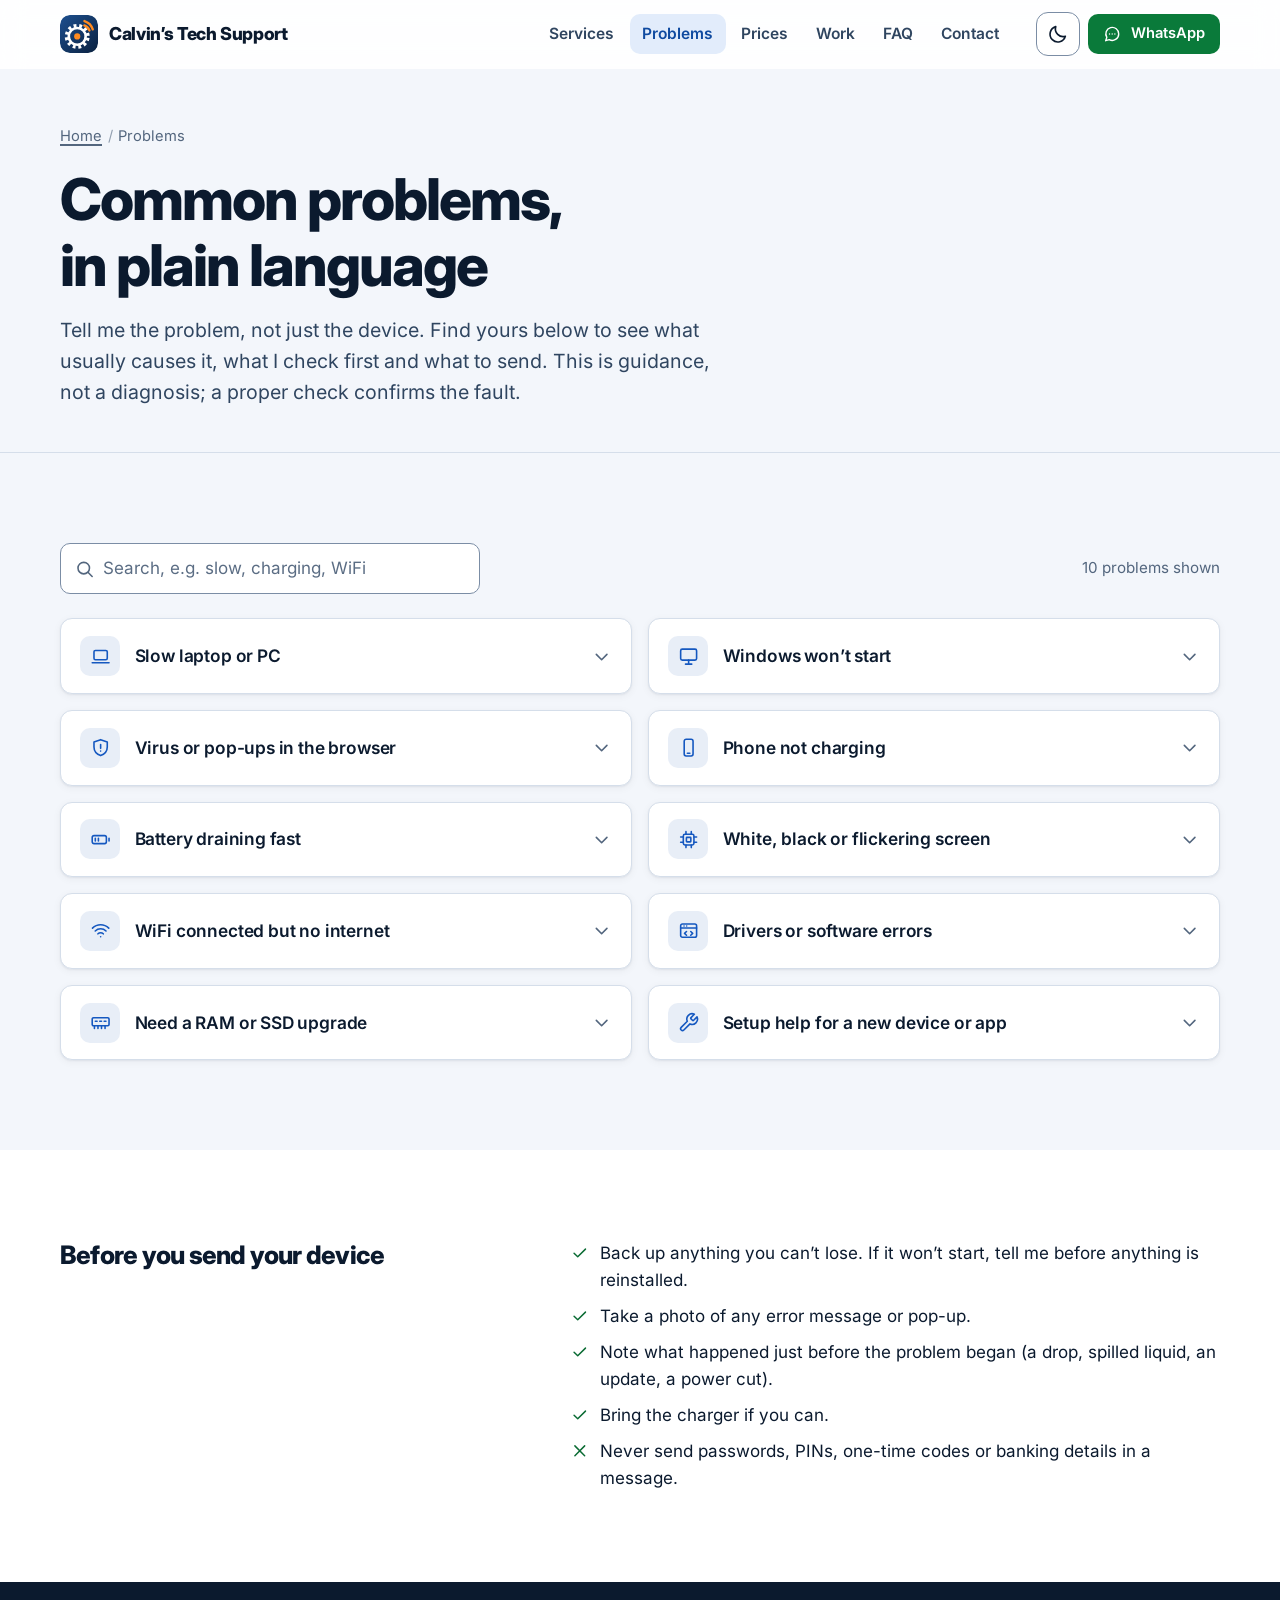
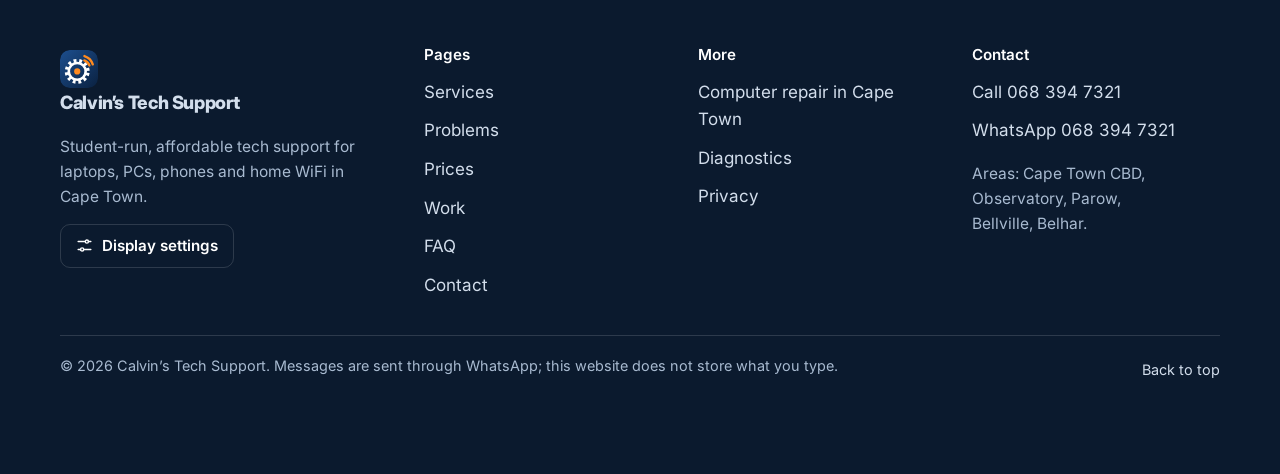
<file: problems.html>
<!doctype html>
<html lang="en-ZA">
<head>
<meta charset="utf-8">
<meta name="viewport" content="width=device-width, initial-scale=1">
<title>Common laptop, PC and phone problems | Calvin’s Tech Support</title>
<meta name="description" content="Slow laptop, Windows won&#x27;t start, pop-ups, phone not charging, black screen, no WiFi internet: likely causes, what to send and what it costs to start.">
<link rel="canonical" href="https://calvinstechsupport.dev/problems.html">
<meta name="robots" content="index,follow,max-image-preview:large">
<meta name="theme-color" content="#ffffff">
<link rel="icon" href="favicon.svg" type="image/svg+xml">
<link rel="icon" href="favicon.ico" sizes="48x48">
<link rel="apple-touch-icon" href="apple-touch-icon.png">
<meta property="og:type" content="website">
<meta property="og:site_name" content="Calvin&#x27;s Tech Support">
<meta property="og:locale" content="en_ZA">
<meta property="og:title" content="Common laptop, PC and phone problems | Calvin&#x27;s Tech Support">
<meta property="og:description" content="Slow laptop, Windows won&#x27;t start, pop-ups, phone not charging, black screen, no WiFi internet: likely causes, what to send and what it costs to start.">
<meta property="og:url" content="https://calvinstechsupport.dev/problems.html">
<meta property="og:image" content="https://calvinstechsupport.dev/assets/img/og-card.jpg">
<meta property="og:image:width" content="1200">
<meta property="og:image:height" content="630">
<meta property="og:image:alt" content="Calvin's Tech Support: laptop, PC and phone support in Cape Town">
<meta name="twitter:card" content="summary_large_image">
<meta name="twitter:title" content="Common laptop, PC and phone problems | Calvin&#x27;s Tech Support">
<meta name="twitter:description" content="Slow laptop, Windows won&#x27;t start, pop-ups, phone not charging, black screen, no WiFi internet: likely causes, what to send and what it costs to start.">
<meta name="twitter:image" content="https://calvinstechsupport.dev/assets/img/og-card.jpg">
<script>(function(){var d=document.documentElement;try{var K='cts-theme-pref',R='cts-motion',mq=null,mode='system';
try{mq=matchMedia('(prefers-color-scheme: dark)')}catch(e){}
function get(k){try{return localStorage.getItem(k)}catch(e){return null}}
function put(k,v){try{localStorage.setItem(k,v)}catch(e){}}
function del(k){try{localStorage.removeItem(k)}catch(e){}}
function res(m){return(m==='dark'||(m==='system'&&mq&&mq.matches))?'dark':'light'}
function apply(m){mode=(m==='light'||m==='dark')?m:'system';var t=res(mode);d.setAttribute('data-theme',t);d.style.colorScheme=t;
var c=document.querySelector('meta[name="theme-color"]');if(c)c.setAttribute('content',t==='dark'?'#08121f':'#ffffff');
try{document.dispatchEvent(new CustomEvent('cts:theme',{detail:{mode:mode,theme:t}}))}catch(e){}}
function motion(r){if(r)d.setAttribute('data-motion','reduced');else d.removeAttribute('data-motion')}
apply(get(K));motion(get(R)==='reduced');
if(mq){var f=function(){if(mode==='system')apply('system')};if(mq.addEventListener)mq.addEventListener('change',f);else if(mq.addListener)mq.addListener(f)}
window.CTS={mode:function(){return mode},theme:function(){return res(mode)},setMode:function(m){apply(m);put(K,mode)},reduced:function(){return d.getAttribute('data-motion')==='reduced'},setReduced:function(r){motion(r);if(r)put(R,'reduced');else del(R)}};
d.classList.add('js');setTimeout(function(){if(!d.classList.contains('js-ready'))d.classList.add('js-failed')},3000)}catch(e){d.classList.add('js-failed')}})();</script>
<link rel="preload" href="assets/fonts/Inter-Regular.woff" as="font" type="font/woff" crossorigin>
<link rel="preload" href="assets/fonts/InterDisplay-ExtraBold.woff" as="font" type="font/woff" crossorigin>
<link rel="stylesheet" href="assets/css/site.css?v=1.0.0">
<script type="application/ld+json">{"@context":"https://schema.org","@type":"BreadcrumbList","itemListElement":[{"@type":"ListItem","position":1,"name":"Home","item":"https://calvinstechsupport.dev/"},{"@type":"ListItem","position":2,"name":"Problems"}]}</script>
</head>
<body id="top">
<a class="skip" href="#main">Skip to main content</a>
<header class="site-header" data-header>
<div class="wrap hdr">
<a class="brand" href="index.html" aria-label="Calvin&#x27;s Tech Support, home page"><svg class="mark" viewBox="0 0 64 64" aria-hidden="true" focusable="false"><defs><linearGradient id="bg-head" x1="0" y1="0" x2="1" y2="1"><stop offset="0" stop-color="#1d4f8f"/><stop offset="1" stop-color="#0a2140"/></linearGradient></defs><rect width="64" height="64" rx="15" fill="url(#bg-head)"/><circle cx="29" cy="36" r="17.5" fill="none" stroke="#fff" stroke-width="7" stroke-dasharray="4.6 4.6" transform="rotate(8 29 36)"/><circle cx="29" cy="36" r="14.2" fill="none" stroke="#fff" stroke-width="4.4"/><circle cx="29" cy="36" r="5.2" fill="#ff8a1f"/><path d="M41 17.5a14 14 0 0 1 8.5 8.5M41.2 10.2a21.5 21.5 0 0 1 14 14" fill="none" stroke="#ff8a1f" stroke-width="4" stroke-linecap="round"/></svg><span>Calvin’s Tech Support</span></a>
<nav class="nav" aria-label="Main"><a class="nav-link" href="services.html">Services</a><a class="nav-link" href="problems.html" aria-current="page">Problems</a><a class="nav-link" href="prices.html">Prices</a><a class="nav-link" href="gallery.html">Work</a><a class="nav-link" href="faq.html">FAQ</a><a class="nav-link" href="contact.html">Contact</a></nav>
<div class="hdr-actions">
<button class="icon-btn theme-btn js-only" type="button" data-theme-toggle aria-pressed="false" aria-label="Dark mode" title="Switch to dark mode"><svg class="ic ic-moon" viewBox="0 0 24 24" fill="none" stroke="currentColor" stroke-width="1.8" stroke-linecap="round" stroke-linejoin="round" aria-hidden="true" focusable="false"><path d="M20 14.5A8.5 8.5 0 0 1 9.5 4a8.5 8.5 0 1 0 10.5 10.5z"/></svg><svg class="ic ic-sun" viewBox="0 0 24 24" fill="none" stroke="currentColor" stroke-width="1.8" stroke-linecap="round" stroke-linejoin="round" aria-hidden="true" focusable="false"><circle cx="12" cy="12" r="4"/><path d="M12 2.5v2.2M12 19.3v2.2M2.5 12h2.2M19.3 12h2.2M5.3 5.3l1.6 1.6M17.1 17.1l1.6 1.6M18.7 5.3l-1.6 1.6M6.9 17.1l-1.6 1.6"/></svg></button>
<a class="btn btn-wa btn-sm" href="https://wa.me/27683947321?text=Hi%20Calvin%2C%20I%20need%20tech%20support." target="_blank" rel="noopener"><svg class="ic" viewBox="0 0 24 24" fill="none" stroke="currentColor" stroke-width="1.8" stroke-linecap="round" stroke-linejoin="round" aria-hidden="true" focusable="false"><path d="M20.5 11.7a8.4 8.4 0 0 1-12.3 7.4L3.5 20.5l1.5-4.5A8.4 8.4 0 1 1 20.5 11.7z"/><path d="M8.5 11.7h.01M12 11.7h.01M15.5 11.7h.01"/></svg><span>WhatsApp</span></a>
<button class="icon-btn menu-btn" type="button" data-open-drawer aria-haspopup="dialog" aria-controls="drawer" aria-label="Open menu"><svg class="ic" viewBox="0 0 24 24" fill="none" stroke="currentColor" stroke-width="1.8" stroke-linecap="round" stroke-linejoin="round" aria-hidden="true" focusable="false"><path d="M4 7h16M4 12h16M4 17h16"/></svg></button>
</div>
</div>
</header>
<dialog class="drawer" id="drawer" aria-label="Menu" data-drawer>
<div class="drawer-head"><span class="brand"><svg class="mark" viewBox="0 0 64 64" aria-hidden="true" focusable="false"><defs><linearGradient id="bg-drawer" x1="0" y1="0" x2="1" y2="1"><stop offset="0" stop-color="#1d4f8f"/><stop offset="1" stop-color="#0a2140"/></linearGradient></defs><rect width="64" height="64" rx="15" fill="url(#bg-drawer)"/><circle cx="29" cy="36" r="17.5" fill="none" stroke="#fff" stroke-width="7" stroke-dasharray="4.6 4.6" transform="rotate(8 29 36)"/><circle cx="29" cy="36" r="14.2" fill="none" stroke="#fff" stroke-width="4.4"/><circle cx="29" cy="36" r="5.2" fill="#ff8a1f"/><path d="M41 17.5a14 14 0 0 1 8.5 8.5M41.2 10.2a21.5 21.5 0 0 1 14 14" fill="none" stroke="#ff8a1f" stroke-width="4" stroke-linecap="round"/></svg><span>Calvin’s Tech Support</span></span><button class="icon-btn" type="button" data-close aria-label="Close menu"><svg class="ic" viewBox="0 0 24 24" fill="none" stroke="currentColor" stroke-width="1.8" stroke-linecap="round" stroke-linejoin="round" aria-hidden="true" focusable="false"><path d="M6 6l12 12M18 6L6 18"/></svg></button></div>
<div class="drawer-body">
<nav aria-label="Mobile">
<div class="drawer-group"><p class="drawer-title">Pages</p><a class="drawer-link" href="index.html">Home</a><a class="drawer-link" href="services.html">Services</a><a class="drawer-link" href="problems.html" aria-current="page">Problems</a><a class="drawer-link" href="prices.html">Prices</a><a class="drawer-link" href="gallery.html">Work</a><a class="drawer-link" href="faq.html">FAQ</a><a class="drawer-link" href="contact.html">Contact</a></div>
<div class="drawer-group"><p class="drawer-title">More</p><a class="drawer-link" href="computer-repair-cape-town.html">Computer repair in Cape Town</a><a class="drawer-link" href="diagnostics.html">Diagnostics</a><a class="drawer-link" href="privacy.html">Privacy</a></div>
</nav>
</div>
<div class="drawer-foot">
<a class="btn btn-wa btn-block" href="https://wa.me/27683947321?text=Hi%20Calvin%2C%20I%20need%20tech%20support." target="_blank" rel="noopener"><svg class="ic" viewBox="0 0 24 24" fill="none" stroke="currentColor" stroke-width="1.8" stroke-linecap="round" stroke-linejoin="round" aria-hidden="true" focusable="false"><path d="M20.5 11.7a8.4 8.4 0 0 1-12.3 7.4L3.5 20.5l1.5-4.5A8.4 8.4 0 1 1 20.5 11.7z"/><path d="M8.5 11.7h.01M12 11.7h.01M15.5 11.7h.01"/></svg>Message Calvin on WhatsApp</a>
<a class="btn btn-ghost btn-block" href="tel:+27683947321"><svg class="ic" viewBox="0 0 24 24" fill="none" stroke="currentColor" stroke-width="1.8" stroke-linecap="round" stroke-linejoin="round" aria-hidden="true" focusable="false"><path d="M5.2 3.5h3.2l1.6 4-2 1.3a11 11 0 0 0 5.2 5.2l1.3-2 4 1.6v3.2a2 2 0 0 1-2.2 2A15.8 15.8 0 0 1 3.2 5.7a2 2 0 0 1 2-2.2z"/></svg>Call 068 394 7321</a>
<button class="btn btn-ghost btn-block" type="button" data-open-settings><svg class="ic" viewBox="0 0 24 24" fill="none" stroke="currentColor" stroke-width="1.8" stroke-linecap="round" stroke-linejoin="round" aria-hidden="true" focusable="false"><path d="M4 7h9M17 7h3M4 17h3M11 17h9"/><circle cx="15" cy="7" r="2"/><circle cx="9" cy="17" r="2"/></svg>Display settings</button>
</div>
</dialog>
<dialog class="settings" id="settings" aria-labelledby="settings-title" data-settings>
<form method="dialog" class="settings-inner">
<div class="settings-head"><h2 id="settings-title">Display settings</h2><button class="icon-btn" type="submit" aria-label="Close display settings"><svg class="ic" viewBox="0 0 24 24" fill="none" stroke="currentColor" stroke-width="1.8" stroke-linecap="round" stroke-linejoin="round" aria-hidden="true" focusable="false"><path d="M6 6l12 12M18 6L6 18"/></svg></button></div>
<p class="hint">Saved on this device only, so the site looks the same next time.</p>
<fieldset><legend>Colour theme</legend>
<div class="segs">
<label class="seg"><input type="radio" name="theme" value="light"><span><svg class="ic" viewBox="0 0 24 24" fill="none" stroke="currentColor" stroke-width="1.8" stroke-linecap="round" stroke-linejoin="round" aria-hidden="true" focusable="false"><circle cx="12" cy="12" r="4"/><path d="M12 2.5v2.2M12 19.3v2.2M2.5 12h2.2M19.3 12h2.2M5.3 5.3l1.6 1.6M17.1 17.1l1.6 1.6M18.7 5.3l-1.6 1.6M6.9 17.1l-1.6 1.6"/></svg>Light</span></label>
<label class="seg"><input type="radio" name="theme" value="dark"><span><svg class="ic" viewBox="0 0 24 24" fill="none" stroke="currentColor" stroke-width="1.8" stroke-linecap="round" stroke-linejoin="round" aria-hidden="true" focusable="false"><path d="M20 14.5A8.5 8.5 0 0 1 9.5 4a8.5 8.5 0 1 0 10.5 10.5z"/></svg>Dark</span></label>
<label class="seg"><input type="radio" name="theme" value="system"><span><svg class="ic" viewBox="0 0 24 24" fill="none" stroke="currentColor" stroke-width="1.8" stroke-linecap="round" stroke-linejoin="round" aria-hidden="true" focusable="false"><rect x="3" y="4" width="18" height="12" rx="2"/><path d="M8 20h8M12 16v4"/></svg>System</span></label>
</div>
<p class="hint">System follows your device&rsquo;s light or dark setting.</p>
</fieldset>
<fieldset><legend>Motion</legend>
<label class="switch"><span>Reduce animations</span><input type="checkbox" name="motion"></label>
<p class="hint">Your device&rsquo;s reduced-motion setting is always respected too.</p>
</fieldset>
</form>
</dialog>
<div class="page-head"><div class="wrap">
<nav aria-label="Breadcrumb"><ol class="crumbs"><li><a href="index.html">Home</a></li><li aria-current="page">Problems</li></ol></nav>
<h1>Common problems, in plain language</h1>
<p class="lead">Tell me the problem, not just the device. Find yours below to see what usually causes it, what I check first and what to send. This is guidance, not a diagnosis; a proper check confirms the fault.</p>
</div></div>
<main id="main" tabindex="-1">
<section class="sec" aria-label="Problems">
<div class="wrap">
<div class="finder-bar js-only">
<div class="search"><label class="sr-only" for="problem-search">Search problems</label><svg class="ic" viewBox="0 0 24 24" fill="none" stroke="currentColor" stroke-width="1.8" stroke-linecap="round" stroke-linejoin="round" aria-hidden="true" focusable="false"><circle cx="11" cy="11" r="6.5"/><path d="M16 16l4.5 4.5"/></svg><input class="input" id="problem-search" type="search" placeholder="Search, e.g. slow, charging, WiFi" autocomplete="off" data-search-input></div>
<p class="count" role="status" data-count></p>
</div>
<ul class="problems u-reset-list" data-search-list><li class="problem-item u-nolist" data-search="slow laptop or pc too many programs starting with windows a full or ageing drive (an ssd upgrade often helps) not enough ram for how you use it unwanted software or browser add-ons what starts with windows, how full and how old the drive is, and how much memory there is. the make and model, and whether it was always slow or got slower recently.">
<details class="problem" id="slow">
<summary><span class="ic-tile"><svg class="ic" viewBox="0 0 24 24" fill="none" stroke="currentColor" stroke-width="1.8" stroke-linecap="round" stroke-linejoin="round" aria-hidden="true" focusable="false"><rect x="4.5" y="5" width="15" height="10.5" rx="1.6"/><path d="M2.5 19h19"/></svg></span><h2>Slow laptop or PC</h2><svg class="ic chev" viewBox="0 0 24 24" fill="none" stroke="currentColor" stroke-width="1.8" stroke-linecap="round" stroke-linejoin="round" aria-hidden="true" focusable="false"><path d="M6 9.5l6 6 6-6"/></svg></summary>
<div class="problem-body">
<h3>What it is often caused by</h3><ul><li>Too many programs starting with Windows</li><li>A full or ageing drive (an SSD upgrade often helps)</li><li>Not enough RAM for how you use it</li><li>Unwanted software or browser add-ons</li></ul>
<h3>What I check first</h3><p class="u-m0">What starts with Windows, how full and how old the drive is, and how much memory there is.</p>
<h3>What to send me</h3><p class="u-m0">The make and model, and whether it was always slow or got slower recently.</p>
<h3>Starting point</h3><p class="u-m0">Diagnostics from R80. Cleanup or upgrade is quoted after the check. <a href="prices.html">How pricing works</a></p>
<a class="btn btn-wa btn-sm" href="https://wa.me/27683947321?text=Hi%20Calvin%2C%20my%20laptop%2FPC%20is%20running%20slowly.%20Can%20you%20help%3F" target="_blank" rel="noopener"><svg class="ic" viewBox="0 0 24 24" fill="none" stroke="currentColor" stroke-width="1.8" stroke-linecap="round" stroke-linejoin="round" aria-hidden="true" focusable="false"><path d="M20.5 11.7a8.4 8.4 0 0 1-12.3 7.4L3.5 20.5l1.5-4.5A8.4 8.4 0 1 1 20.5 11.7z"/><path d="M8.5 11.7h.01M12 11.7h.01M15.5 11.7h.01"/></svg>Ask about this on WhatsApp</a>
</div>
</details></li><li class="problem-item u-nolist" data-search="windows won&#x27;t start a failed update or damaged system files a failing drive loose or faulty memory or cables a power or charger problem whether it powers on, shows an error or beeps, plus the health of the drive. a photo of the error on screen and what happened just before it stopped. if you have files you can&#x27;t lose, say so before anything is reinstalled.">
<details class="problem" id="boot">
<summary><span class="ic-tile"><svg class="ic" viewBox="0 0 24 24" fill="none" stroke="currentColor" stroke-width="1.8" stroke-linecap="round" stroke-linejoin="round" aria-hidden="true" focusable="false"><rect x="3" y="3.5" width="18" height="12.5" rx="1.8"/><path d="M8.5 20.5h7M12 16v4.5"/></svg></span><h2>Windows won’t start</h2><svg class="ic chev" viewBox="0 0 24 24" fill="none" stroke="currentColor" stroke-width="1.8" stroke-linecap="round" stroke-linejoin="round" aria-hidden="true" focusable="false"><path d="M6 9.5l6 6 6-6"/></svg></summary>
<div class="problem-body">
<h3>What it is often caused by</h3><ul><li>A failed update or damaged system files</li><li>A failing drive</li><li>Loose or faulty memory or cables</li><li>A power or charger problem</li></ul>
<h3>What I check first</h3><p class="u-m0">Whether it powers on, shows an error or beeps, plus the health of the drive.</p>
<h3>What to send me</h3><p class="u-m0">A photo of the error on screen and what happened just before it stopped. If you have files you can’t lose, say so before anything is reinstalled.</p>
<h3>Starting point</h3><p class="u-m0">Diagnostics from R80. Any repair is quoted after the check. <a href="prices.html">How pricing works</a></p>
<a class="btn btn-wa btn-sm" href="https://wa.me/27683947321?text=Hi%20Calvin%2C%20my%20computer%20won%27t%20start%20Windows.%20Can%20you%20help%3F" target="_blank" rel="noopener"><svg class="ic" viewBox="0 0 24 24" fill="none" stroke="currentColor" stroke-width="1.8" stroke-linecap="round" stroke-linejoin="round" aria-hidden="true" focusable="false"><path d="M20.5 11.7a8.4 8.4 0 0 1-12.3 7.4L3.5 20.5l1.5-4.5A8.4 8.4 0 1 1 20.5 11.7z"/><path d="M8.5 11.7h.01M12 11.7h.01M15.5 11.7h.01"/></svg>Ask about this on WhatsApp</a>
</div>
</details></li><li class="problem-item u-nolist" data-search="virus or pop-ups in the browser an unwanted browser extension a website that was given permission to send notifications software bundled with a free download actual malware installed programs, browser extensions, start-up items and a malware scan. a photo of the pop-up, which browser it is, and roughly when it began. don&#x27;t enter passwords on pages that appeared unexpectedly.">
<details class="problem" id="virus">
<summary><span class="ic-tile"><svg class="ic" viewBox="0 0 24 24" fill="none" stroke="currentColor" stroke-width="1.8" stroke-linecap="round" stroke-linejoin="round" aria-hidden="true" focusable="false"><path d="M12 3l7.5 2.6v5.6c0 4.5-3.1 8.1-7.5 9.8-4.4-1.7-7.5-5.3-7.5-9.8V5.6z"/><path d="M12 8.6v4.2M12 15.9h.01"/></svg></span><h2>Virus or pop-ups in the browser</h2><svg class="ic chev" viewBox="0 0 24 24" fill="none" stroke="currentColor" stroke-width="1.8" stroke-linecap="round" stroke-linejoin="round" aria-hidden="true" focusable="false"><path d="M6 9.5l6 6 6-6"/></svg></summary>
<div class="problem-body">
<h3>What it is often caused by</h3><ul><li>An unwanted browser extension</li><li>A website that was given permission to send notifications</li><li>Software bundled with a free download</li><li>Actual malware</li></ul>
<h3>What I check first</h3><p class="u-m0">Installed programs, browser extensions, start-up items and a malware scan.</p>
<h3>What to send me</h3><p class="u-m0">A photo of the pop-up, which browser it is, and roughly when it began. Don’t enter passwords on pages that appeared unexpectedly.</p>
<h3>Starting point</h3><p class="u-m0">Virus removal from R150. <a href="prices.html">How pricing works</a></p>
<a class="btn btn-wa btn-sm" href="https://wa.me/27683947321?text=Hi%20Calvin%2C%20I%20keep%20getting%20pop-ups%20and%20I%20think%20my%20device%20has%20a%20virus.%20Can%20you%20help%3F" target="_blank" rel="noopener"><svg class="ic" viewBox="0 0 24 24" fill="none" stroke="currentColor" stroke-width="1.8" stroke-linecap="round" stroke-linejoin="round" aria-hidden="true" focusable="false"><path d="M20.5 11.7a8.4 8.4 0 0 1-12.3 7.4L3.5 20.5l1.5-4.5A8.4 8.4 0 1 1 20.5 11.7z"/><path d="M8.5 11.7h.01M12 11.7h.01M15.5 11.7h.01"/></svg>Ask about this on WhatsApp</a>
</div>
</details></li><li class="problem-item u-nolist" data-search="phone not charging a worn cable or charger lint or dirt in the charging port a worn battery a damaged port or charging circuit a different cable and charger first, then the port and the battery. the phone model, whether it charges at an angle, slowly or not at all, and a photo of the port.">
<details class="problem" id="phone-charging">
<summary><span class="ic-tile"><svg class="ic" viewBox="0 0 24 24" fill="none" stroke="currentColor" stroke-width="1.8" stroke-linecap="round" stroke-linejoin="round" aria-hidden="true" focusable="false"><rect x="7" y="2.5" width="10" height="19" rx="2.2"/><path d="M10.6 18.4h2.8"/></svg></span><h2>Phone not charging</h2><svg class="ic chev" viewBox="0 0 24 24" fill="none" stroke="currentColor" stroke-width="1.8" stroke-linecap="round" stroke-linejoin="round" aria-hidden="true" focusable="false"><path d="M6 9.5l6 6 6-6"/></svg></summary>
<div class="problem-body">
<h3>What it is often caused by</h3><ul><li>A worn cable or charger</li><li>Lint or dirt in the charging port</li><li>A worn battery</li><li>A damaged port or charging circuit</li></ul>
<h3>What I check first</h3><p class="u-m0">A different cable and charger first, then the port and the battery.</p>
<h3>What to send me</h3><p class="u-m0">The phone model, whether it charges at an angle, slowly or not at all, and a photo of the port.</p>
<h3>Starting point</h3><p class="u-m0">Phone check-up from R80. Any part is quoted separately. <a href="prices.html">How pricing works</a></p>
<a class="btn btn-wa btn-sm" href="https://wa.me/27683947321?text=Hi%20Calvin%2C%20my%20phone%20isn%27t%20charging%20properly.%20Can%20you%20help%3F" target="_blank" rel="noopener"><svg class="ic" viewBox="0 0 24 24" fill="none" stroke="currentColor" stroke-width="1.8" stroke-linecap="round" stroke-linejoin="round" aria-hidden="true" focusable="false"><path d="M20.5 11.7a8.4 8.4 0 0 1-12.3 7.4L3.5 20.5l1.5-4.5A8.4 8.4 0 1 1 20.5 11.7z"/><path d="M8.5 11.7h.01M12 11.7h.01M15.5 11.7h.01"/></svg>Ask about this on WhatsApp</a>
</div>
</details></li><li class="problem-item u-nolist" data-search="battery draining fast an ageing battery apps running in the background weak signal or screen settings a software fault battery health, which apps use the most power, and settings. the phone or laptop model, how old it is, and how long the battery lasts now compared with before.">
<details class="problem" id="battery">
<summary><span class="ic-tile"><svg class="ic" viewBox="0 0 24 24" fill="none" stroke="currentColor" stroke-width="1.8" stroke-linecap="round" stroke-linejoin="round" aria-hidden="true" focusable="false"><rect x="2.5" y="7.5" width="16" height="9" rx="2"/><path d="M21.5 10.5v3M6 10.5v3M9.5 10.5v3"/></svg></span><h2>Battery draining fast</h2><svg class="ic chev" viewBox="0 0 24 24" fill="none" stroke="currentColor" stroke-width="1.8" stroke-linecap="round" stroke-linejoin="round" aria-hidden="true" focusable="false"><path d="M6 9.5l6 6 6-6"/></svg></summary>
<div class="problem-body">
<h3>What it is often caused by</h3><ul><li>An ageing battery</li><li>Apps running in the background</li><li>Weak signal or screen settings</li><li>A software fault</li></ul>
<h3>What I check first</h3><p class="u-m0">Battery health, which apps use the most power, and settings.</p>
<h3>What to send me</h3><p class="u-m0">The phone or laptop model, how old it is, and how long the battery lasts now compared with before.</p>
<h3>Starting point</h3><p class="u-m0">Phone check-up from R80. <a href="prices.html">How pricing works</a></p>
<a class="btn btn-wa btn-sm" href="https://wa.me/27683947321?text=Hi%20Calvin%2C%20my%20battery%20is%20draining%20very%20quickly.%20Can%20you%20help%3F" target="_blank" rel="noopener"><svg class="ic" viewBox="0 0 24 24" fill="none" stroke="currentColor" stroke-width="1.8" stroke-linecap="round" stroke-linejoin="round" aria-hidden="true" focusable="false"><path d="M20.5 11.7a8.4 8.4 0 0 1-12.3 7.4L3.5 20.5l1.5-4.5A8.4 8.4 0 1 1 20.5 11.7z"/><path d="M8.5 11.7h.01M12 11.7h.01M15.5 11.7h.01"/></svg>Ask about this on WhatsApp</a>
</div>
</details></li><li class="problem-item u-nolist" data-search="white, black or flickering screen a loose or damaged display cable a cracked or failed screen a graphics or motherboard fault a driver or software problem whether it powers on, an external monitor test where possible, and the connections. a photo or short video of the screen, whether lights or fans come on, and whether it was dropped or got wet. some faults are not worth repairing and i will say so before any work.">
<details class="problem" id="screen">
<summary><span class="ic-tile"><svg class="ic" viewBox="0 0 24 24" fill="none" stroke="currentColor" stroke-width="1.8" stroke-linecap="round" stroke-linejoin="round" aria-hidden="true" focusable="false"><rect x="6" y="6" width="12" height="12" rx="1.8"/><rect x="9.5" y="9.5" width="5" height="5" rx=".6"/><path d="M9 3v3M15 3v3M9 18v3M15 18v3M3 9h3M3 15h3M18 9h3M18 15h3"/></svg></span><h2>White, black or flickering screen</h2><svg class="ic chev" viewBox="0 0 24 24" fill="none" stroke="currentColor" stroke-width="1.8" stroke-linecap="round" stroke-linejoin="round" aria-hidden="true" focusable="false"><path d="M6 9.5l6 6 6-6"/></svg></summary>
<div class="problem-body">
<h3>What it is often caused by</h3><ul><li>A loose or damaged display cable</li><li>A cracked or failed screen</li><li>A graphics or motherboard fault</li><li>A driver or software problem</li></ul>
<h3>What I check first</h3><p class="u-m0">Whether it powers on, an external monitor test where possible, and the connections.</p>
<h3>What to send me</h3><p class="u-m0">A photo or short video of the screen, whether lights or fans come on, and whether it was dropped or got wet. Some faults are not worth repairing and I will say so before any work.</p>
<h3>Starting point</h3><p class="u-m0">Diagnostics from R80. A repair is quoted once the fault is known. <a href="prices.html">How pricing works</a></p>
<a class="btn btn-wa btn-sm" href="https://wa.me/27683947321?text=Hi%20Calvin%2C%20my%20screen%20is%20showing%20white%2Fblack%2Fflickering.%20Can%20you%20help%3F" target="_blank" rel="noopener"><svg class="ic" viewBox="0 0 24 24" fill="none" stroke="currentColor" stroke-width="1.8" stroke-linecap="round" stroke-linejoin="round" aria-hidden="true" focusable="false"><path d="M20.5 11.7a8.4 8.4 0 0 1-12.3 7.4L3.5 20.5l1.5-4.5A8.4 8.4 0 1 1 20.5 11.7z"/><path d="M8.5 11.7h.01M12 11.7h.01M15.5 11.7h.01"/></svg>Ask about this on WhatsApp</a>
</div>
</details></li><li class="problem-item u-nolist" data-search="wifi connected but no internet a router that needs a restart or a settings fix dns or address settings weak signal a fault on the internet provider&#x27;s side whether other devices connect, the router settings and the signal. the router make, whether other devices work, and when it started. if the fault is the provider&#x27;s, i can point you in the right direction but cannot repair their network.">
<details class="problem" id="wifi">
<summary><span class="ic-tile"><svg class="ic" viewBox="0 0 24 24" fill="none" stroke="currentColor" stroke-width="1.8" stroke-linecap="round" stroke-linejoin="round" aria-hidden="true" focusable="false"><path d="M2.8 9.2a13 13 0 0 1 18.4 0M5.9 12.4a8.6 8.6 0 0 1 12.2 0M9 15.6a4.2 4.2 0 0 1 6 0M12 19h.01"/></svg></span><h2>WiFi connected but no internet</h2><svg class="ic chev" viewBox="0 0 24 24" fill="none" stroke="currentColor" stroke-width="1.8" stroke-linecap="round" stroke-linejoin="round" aria-hidden="true" focusable="false"><path d="M6 9.5l6 6 6-6"/></svg></summary>
<div class="problem-body">
<h3>What it is often caused by</h3><ul><li>A router that needs a restart or a settings fix</li><li>DNS or address settings</li><li>Weak signal</li><li>A fault on the internet provider’s side</li></ul>
<h3>What I check first</h3><p class="u-m0">Whether other devices connect, the router settings and the signal.</p>
<h3>What to send me</h3><p class="u-m0">The router make, whether other devices work, and when it started. If the fault is the provider’s, I can point you in the right direction but cannot repair their network.</p>
<h3>Starting point</h3><p class="u-m0">WiFi and router setup from R150. <a href="prices.html">How pricing works</a></p>
<a class="btn btn-wa btn-sm" href="https://wa.me/27683947321?text=Hi%20Calvin%2C%20my%20WiFi%20is%20connected%20but%20there%20is%20no%20internet.%20Can%20you%20help%3F" target="_blank" rel="noopener"><svg class="ic" viewBox="0 0 24 24" fill="none" stroke="currentColor" stroke-width="1.8" stroke-linecap="round" stroke-linejoin="round" aria-hidden="true" focusable="false"><path d="M20.5 11.7a8.4 8.4 0 0 1-12.3 7.4L3.5 20.5l1.5-4.5A8.4 8.4 0 1 1 20.5 11.7z"/><path d="M8.5 11.7h.01M12 11.7h.01M15.5 11.7h.01"/></svg>Ask about this on WhatsApp</a>
</div>
</details></li><li class="problem-item u-nolist" data-search="drivers or software errors missing or outdated drivers software that doesn&#x27;t suit your version of windows a problem after a windows update device manager, update history and which program is failing. the exact error message (a photo is fine) and what you were doing when it appeared.">
<details class="problem" id="drivers">
<summary><span class="ic-tile"><svg class="ic" viewBox="0 0 24 24" fill="none" stroke="currentColor" stroke-width="1.8" stroke-linecap="round" stroke-linejoin="round" aria-hidden="true" focusable="false"><rect x="3" y="4.5" width="18" height="15" rx="2"/><path d="M3 9h18M6.8 6.8h.01M9.8 6.8h.01M9.6 13l-2.2 2.1 2.2 2.1M14.4 13l2.2 2.1-2.2 2.1"/></svg></span><h2>Drivers or software errors</h2><svg class="ic chev" viewBox="0 0 24 24" fill="none" stroke="currentColor" stroke-width="1.8" stroke-linecap="round" stroke-linejoin="round" aria-hidden="true" focusable="false"><path d="M6 9.5l6 6 6-6"/></svg></summary>
<div class="problem-body">
<h3>What it is often caused by</h3><ul><li>Missing or outdated drivers</li><li>Software that doesn’t suit your version of Windows</li><li>A problem after a Windows update</li></ul>
<h3>What I check first</h3><p class="u-m0">Device Manager, update history and which program is failing.</p>
<h3>What to send me</h3><p class="u-m0">The exact error message (a photo is fine) and what you were doing when it appeared.</p>
<h3>Starting point</h3><p class="u-m0">Software setup from R150. <a href="prices.html">How pricing works</a></p>
<a class="btn btn-wa btn-sm" href="https://wa.me/27683947321?text=Hi%20Calvin%2C%20I%27m%20getting%20driver%2Fsoftware%20errors.%20Can%20you%20help%3F" target="_blank" rel="noopener"><svg class="ic" viewBox="0 0 24 24" fill="none" stroke="currentColor" stroke-width="1.8" stroke-linecap="round" stroke-linejoin="round" aria-hidden="true" focusable="false"><path d="M20.5 11.7a8.4 8.4 0 0 1-12.3 7.4L3.5 20.5l1.5-4.5A8.4 8.4 0 1 1 20.5 11.7z"/><path d="M8.5 11.7h.01M12 11.7h.01M15.5 11.7h.01"/></svg>Ask about this on WhatsApp</a>
</div>
</details></li><li class="problem-item u-nolist" data-search="need a ram or ssd upgrade not every laptop can take more memory or a bigger drive the right part depends on the exact model parts are bought separately what your model supports and whether the upgrade will actually fix the slowness. the exact model (it is on the sticker or in windows settings) and what you want to be faster.">
<details class="problem" id="upgrade">
<summary><span class="ic-tile"><svg class="ic" viewBox="0 0 24 24" fill="none" stroke="currentColor" stroke-width="1.8" stroke-linecap="round" stroke-linejoin="round" aria-hidden="true" focusable="false"><rect x="2.5" y="6.5" width="19" height="9" rx="1.4"/><path d="M6 10.5h2M11 10.5h2M16 10.5h2M5 15.5v3M9 15.5v3M13 15.5v3M17 15.5v3"/></svg></span><h2>Need a RAM or SSD upgrade</h2><svg class="ic chev" viewBox="0 0 24 24" fill="none" stroke="currentColor" stroke-width="1.8" stroke-linecap="round" stroke-linejoin="round" aria-hidden="true" focusable="false"><path d="M6 9.5l6 6 6-6"/></svg></summary>
<div class="problem-body">
<h3>What it is often caused by</h3><ul><li>Not every laptop can take more memory or a bigger drive</li><li>The right part depends on the exact model</li><li>Parts are bought separately</li></ul>
<h3>What I check first</h3><p class="u-m0">What your model supports and whether the upgrade will actually fix the slowness.</p>
<h3>What to send me</h3><p class="u-m0">The exact model (it is on the sticker or in Windows settings) and what you want to be faster.</p>
<h3>Starting point</h3><p class="u-m0">RAM or SSD upgrade help from R200, parts not included. <a href="prices.html">How pricing works</a></p>
<a class="btn btn-wa btn-sm" href="https://wa.me/27683947321?text=Hi%20Calvin%2C%20I%27d%20like%20to%20upgrade%20my%20RAM%2FSSD.%20Can%20you%20advise%3F" target="_blank" rel="noopener"><svg class="ic" viewBox="0 0 24 24" fill="none" stroke="currentColor" stroke-width="1.8" stroke-linecap="round" stroke-linejoin="round" aria-hidden="true" focusable="false"><path d="M20.5 11.7a8.4 8.4 0 0 1-12.3 7.4L3.5 20.5l1.5-4.5A8.4 8.4 0 1 1 20.5 11.7z"/><path d="M8.5 11.7h.01M12 11.7h.01M15.5 11.7h.01"/></svg>Ask about this on WhatsApp</a>
</div>
</details></li><li class="problem-item u-nolist" data-search="setup help for a new device or app a new phone, laptop or router to set up apps or accounts you are unsure how to configure what you need set up and how you use the device. the device model and what you want it to do. never send passwords, pins or one-time codes in a message.">
<details class="problem" id="setup">
<summary><span class="ic-tile"><svg class="ic" viewBox="0 0 24 24" fill="none" stroke="currentColor" stroke-width="1.8" stroke-linecap="round" stroke-linejoin="round" aria-hidden="true" focusable="false"><path d="M14.7 6.3a1 1 0 0 0 0 1.4l1.6 1.6a1 1 0 0 0 1.4 0l3.77-3.77a6 6 0 0 1-7.94 7.94l-6.91 6.91a2.12 2.12 0 0 1-3-3l6.91-6.91a6 6 0 0 1 7.94-7.94l-3.76 3.76z"/></svg></span><h2>Setup help for a new device or app</h2><svg class="ic chev" viewBox="0 0 24 24" fill="none" stroke="currentColor" stroke-width="1.8" stroke-linecap="round" stroke-linejoin="round" aria-hidden="true" focusable="false"><path d="M6 9.5l6 6 6-6"/></svg></summary>
<div class="problem-body">
<h3>What it is often caused by</h3><ul><li>A new phone, laptop or router to set up</li><li>Apps or accounts you are unsure how to configure</li></ul>
<h3>What I check first</h3><p class="u-m0">What you need set up and how you use the device.</p>
<h3>What to send me</h3><p class="u-m0">The device model and what you want it to do. Never send passwords, PINs or one-time codes in a message.</p>
<h3>Starting point</h3><p class="u-m0">Software setup from R150, or a custom quote. <a href="prices.html">How pricing works</a></p>
<a class="btn btn-wa btn-sm" href="https://wa.me/27683947321?text=Hi%20Calvin%2C%20I%20need%20help%20setting%20up%20a%20device.%20Can%20you%20help%3F" target="_blank" rel="noopener"><svg class="ic" viewBox="0 0 24 24" fill="none" stroke="currentColor" stroke-width="1.8" stroke-linecap="round" stroke-linejoin="round" aria-hidden="true" focusable="false"><path d="M20.5 11.7a8.4 8.4 0 0 1-12.3 7.4L3.5 20.5l1.5-4.5A8.4 8.4 0 1 1 20.5 11.7z"/><path d="M8.5 11.7h.01M12 11.7h.01M15.5 11.7h.01"/></svg>Ask about this on WhatsApp</a>
</div>
</details></li></ul>
<p class="empty" data-empty hidden>No problem matches that search. Describe it to me on WhatsApp and I will point you in the right direction.</p>
</div>
</section>
<section class="sec sec-surface" aria-labelledby="before-title">
<div class="wrap split">
<div><h2 id="before-title">Before you send your device</h2></div>
<ul class="checks">
<li><svg class="ic" viewBox="0 0 24 24" fill="none" stroke="currentColor" stroke-width="1.8" stroke-linecap="round" stroke-linejoin="round" aria-hidden="true" focusable="false"><path d="M5 12.5l4.5 4.5L19 7.5"/></svg><span>Back up anything you can&rsquo;t lose. If it won&rsquo;t start, tell me before anything is reinstalled.</span></li>
<li><svg class="ic" viewBox="0 0 24 24" fill="none" stroke="currentColor" stroke-width="1.8" stroke-linecap="round" stroke-linejoin="round" aria-hidden="true" focusable="false"><path d="M5 12.5l4.5 4.5L19 7.5"/></svg><span>Take a photo of any error message or pop-up.</span></li>
<li><svg class="ic" viewBox="0 0 24 24" fill="none" stroke="currentColor" stroke-width="1.8" stroke-linecap="round" stroke-linejoin="round" aria-hidden="true" focusable="false"><path d="M5 12.5l4.5 4.5L19 7.5"/></svg><span>Note what happened just before the problem began (a drop, spilled liquid, an update, a power cut).</span></li>
<li><svg class="ic" viewBox="0 0 24 24" fill="none" stroke="currentColor" stroke-width="1.8" stroke-linecap="round" stroke-linejoin="round" aria-hidden="true" focusable="false"><path d="M5 12.5l4.5 4.5L19 7.5"/></svg><span>Bring the charger if you can.</span></li>
<li><svg class="ic" viewBox="0 0 24 24" fill="none" stroke="currentColor" stroke-width="1.8" stroke-linecap="round" stroke-linejoin="round" aria-hidden="true" focusable="false"><path d="M6 6l12 12M18 6L6 18"/></svg><span>Never send passwords, PINs, one-time codes or banking details in a message.</span></li>
</ul>
</div>
</section>
</main>
<footer class="site-footer">
<div class="wrap">
<div class="foot-grid">
<div>
<a class="foot-brand" href="index.html"><svg class="mark" viewBox="0 0 64 64" aria-hidden="true" focusable="false"><defs><linearGradient id="bg-foot" x1="0" y1="0" x2="1" y2="1"><stop offset="0" stop-color="#1d4f8f"/><stop offset="1" stop-color="#0a2140"/></linearGradient></defs><rect width="64" height="64" rx="15" fill="url(#bg-foot)"/><circle cx="29" cy="36" r="17.5" fill="none" stroke="#fff" stroke-width="7" stroke-dasharray="4.6 4.6" transform="rotate(8 29 36)"/><circle cx="29" cy="36" r="14.2" fill="none" stroke="#fff" stroke-width="4.4"/><circle cx="29" cy="36" r="5.2" fill="#ff8a1f"/><path d="M41 17.5a14 14 0 0 1 8.5 8.5M41.2 10.2a21.5 21.5 0 0 1 14 14" fill="none" stroke="#ff8a1f" stroke-width="4" stroke-linecap="round"/></svg><span>Calvin’s Tech Support</span></a>
<p>Student-run, affordable tech support for laptops, PCs, phones and home WiFi in Cape Town.</p>
<button class="foot-btn js-only" type="button" data-open-settings><svg class="ic" viewBox="0 0 24 24" fill="none" stroke="currentColor" stroke-width="1.8" stroke-linecap="round" stroke-linejoin="round" aria-hidden="true" focusable="false"><path d="M4 7h9M17 7h3M4 17h3M11 17h9"/><circle cx="15" cy="7" r="2"/><circle cx="9" cy="17" r="2"/></svg>Display settings</button>
</div>
<div><h2>Pages</h2><ul><li><a href="services.html">Services</a></li><li><a href="problems.html">Problems</a></li><li><a href="prices.html">Prices</a></li><li><a href="gallery.html">Work</a></li><li><a href="faq.html">FAQ</a></li><li><a href="contact.html">Contact</a></li></ul></div>
<div><h2>More</h2><ul><li><a href="computer-repair-cape-town.html">Computer repair in Cape Town</a></li><li><a href="diagnostics.html">Diagnostics</a></li><li><a href="privacy.html">Privacy</a></li></ul></div>
<div><h2>Contact</h2>
<ul>
<li><a href="tel:+27683947321">Call 068 394 7321</a></li>
<li><a href="https://wa.me/27683947321?text=Hi%20Calvin%2C%20I%20need%20tech%20support." target="_blank" rel="noopener">WhatsApp 068 394 7321</a></li>
</ul>
<p>Areas: Cape Town CBD, Observatory, Parow, Bellville, Belhar.</p>
</div>
</div>
<div class="foot-bar">
<p>&copy; 2026 Calvin’s Tech Support. Messages are sent through WhatsApp; this website does not store what you type.</p>
<a href="#top">Back to top</a>
</div>
</div>
</footer>
<a class="wa-float" href="https://wa.me/27683947321?text=Hi%20Calvin%2C%20I%20need%20tech%20support." target="_blank" rel="noopener"><svg class="ic" viewBox="0 0 24 24" fill="none" stroke="currentColor" stroke-width="1.8" stroke-linecap="round" stroke-linejoin="round" aria-hidden="true" focusable="false"><path d="M20.5 11.7a8.4 8.4 0 0 1-12.3 7.4L3.5 20.5l1.5-4.5A8.4 8.4 0 1 1 20.5 11.7z"/><path d="M8.5 11.7h.01M12 11.7h.01M15.5 11.7h.01"/></svg><span>WhatsApp</span></a>
<script src="assets/js/site.js?v=1.0.0" defer></script>
</body>
</html>
</file>
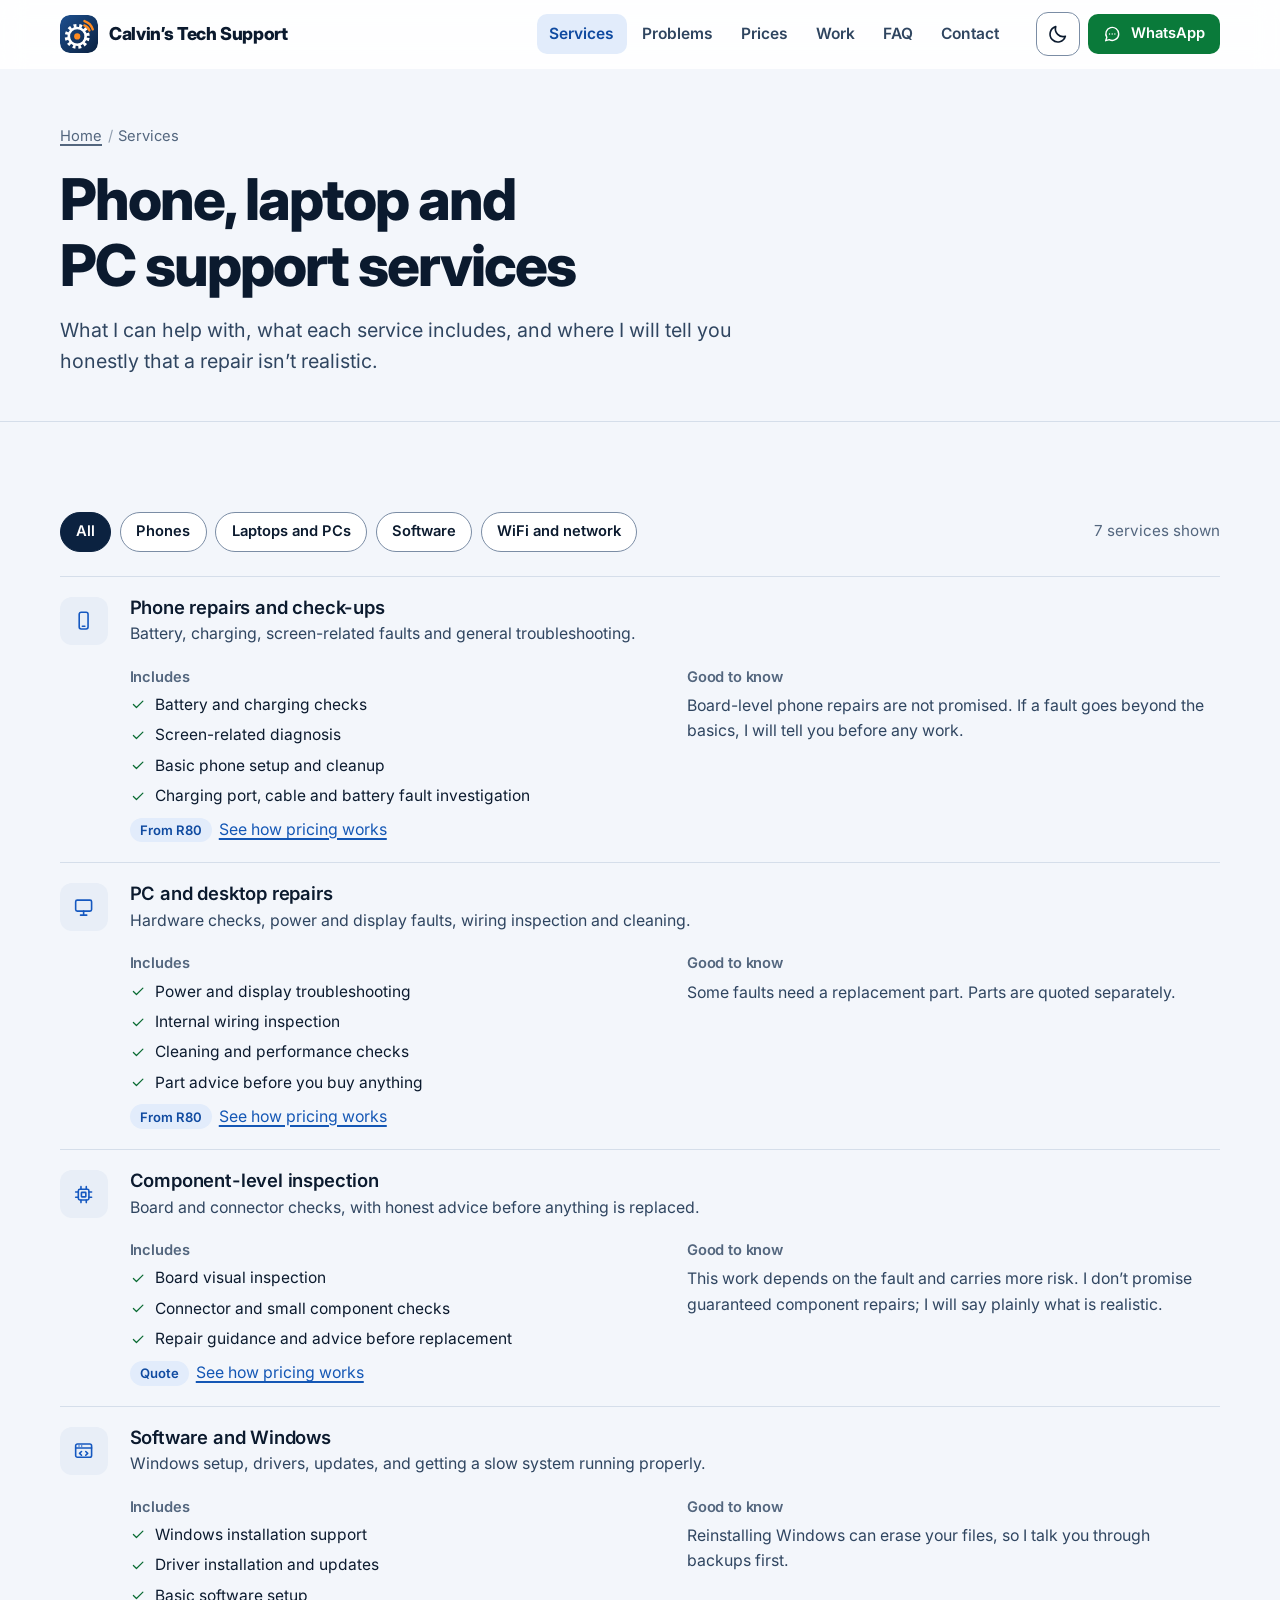
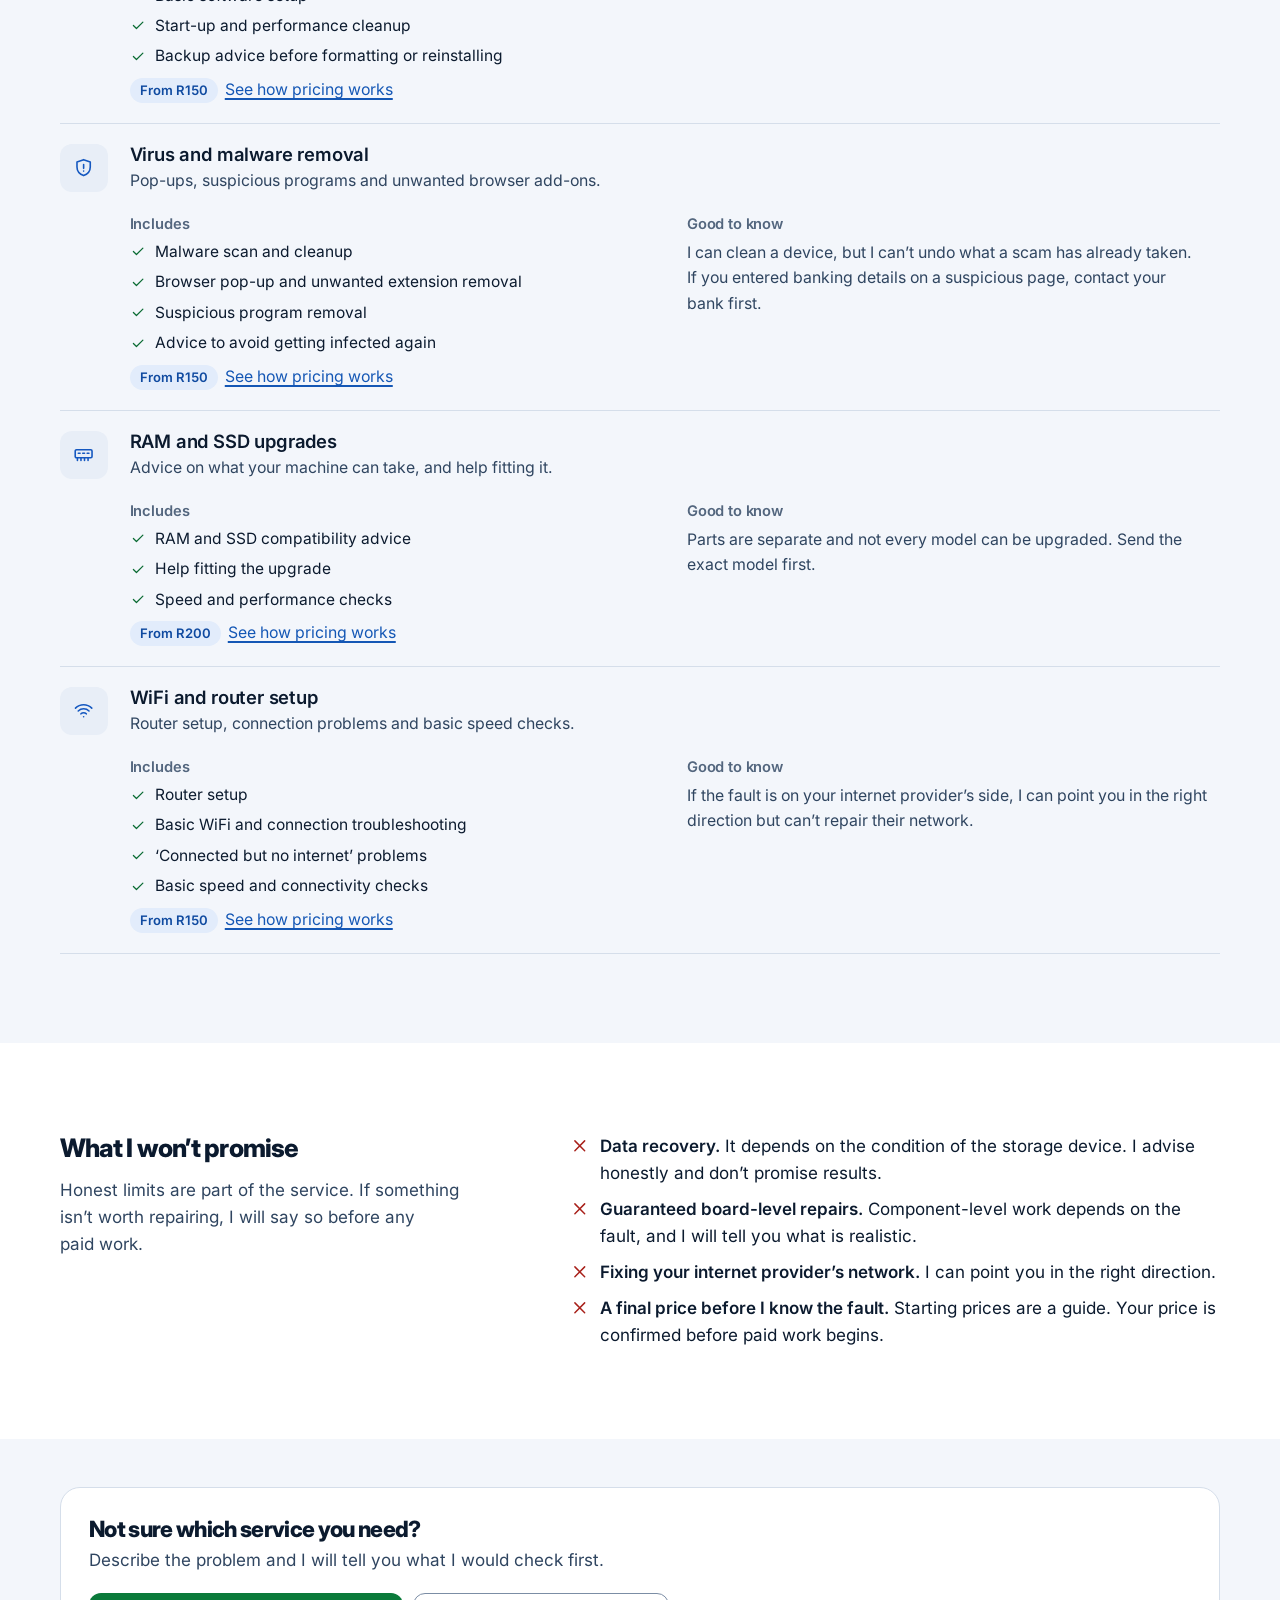
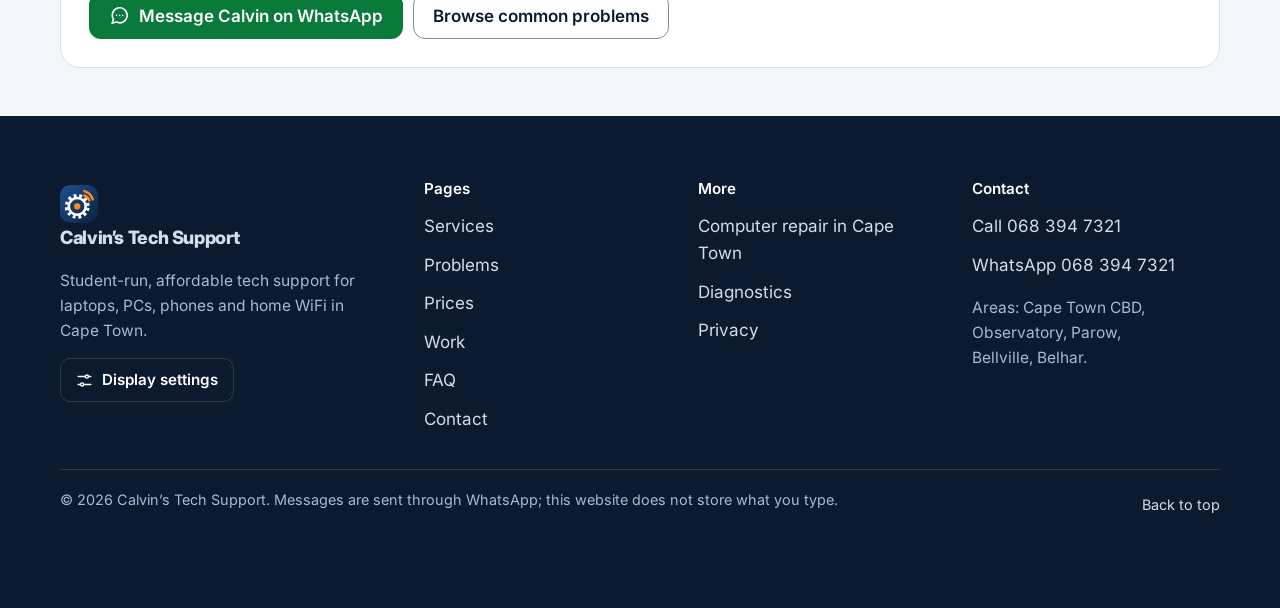
<file: services.html>
<!doctype html>
<html lang="en-ZA">
<head>
<meta charset="utf-8">
<meta name="viewport" content="width=device-width, initial-scale=1">
<title>Phone, laptop and PC support services | Calvin’s Tech Support</title>
<meta name="description" content="What Calvin&#x27;s Tech Support helps with in Cape Town: phone and PC repairs, Windows, virus removal, RAM and SSD upgrades, WiFi setup, and what isn&#x27;t promised.">
<link rel="canonical" href="https://calvinstechsupport.dev/services.html">
<meta name="robots" content="index,follow,max-image-preview:large">
<meta name="theme-color" content="#ffffff">
<link rel="icon" href="favicon.svg" type="image/svg+xml">
<link rel="icon" href="favicon.ico" sizes="48x48">
<link rel="apple-touch-icon" href="apple-touch-icon.png">
<meta property="og:type" content="website">
<meta property="og:site_name" content="Calvin&#x27;s Tech Support">
<meta property="og:locale" content="en_ZA">
<meta property="og:title" content="Phone, laptop and PC support services | Calvin&#x27;s Tech Support">
<meta property="og:description" content="What Calvin&#x27;s Tech Support helps with in Cape Town: phone and PC repairs, Windows, virus removal, RAM and SSD upgrades, WiFi setup, and what isn&#x27;t promised.">
<meta property="og:url" content="https://calvinstechsupport.dev/services.html">
<meta property="og:image" content="https://calvinstechsupport.dev/assets/img/og-card.jpg">
<meta property="og:image:width" content="1200">
<meta property="og:image:height" content="630">
<meta property="og:image:alt" content="Calvin's Tech Support: laptop, PC and phone support in Cape Town">
<meta name="twitter:card" content="summary_large_image">
<meta name="twitter:title" content="Phone, laptop and PC support services | Calvin&#x27;s Tech Support">
<meta name="twitter:description" content="What Calvin&#x27;s Tech Support helps with in Cape Town: phone and PC repairs, Windows, virus removal, RAM and SSD upgrades, WiFi setup, and what isn&#x27;t promised.">
<meta name="twitter:image" content="https://calvinstechsupport.dev/assets/img/og-card.jpg">
<script>(function(){var d=document.documentElement;try{var K='cts-theme-pref',R='cts-motion',mq=null,mode='system';
try{mq=matchMedia('(prefers-color-scheme: dark)')}catch(e){}
function get(k){try{return localStorage.getItem(k)}catch(e){return null}}
function put(k,v){try{localStorage.setItem(k,v)}catch(e){}}
function del(k){try{localStorage.removeItem(k)}catch(e){}}
function res(m){return(m==='dark'||(m==='system'&&mq&&mq.matches))?'dark':'light'}
function apply(m){mode=(m==='light'||m==='dark')?m:'system';var t=res(mode);d.setAttribute('data-theme',t);d.style.colorScheme=t;
var c=document.querySelector('meta[name="theme-color"]');if(c)c.setAttribute('content',t==='dark'?'#08121f':'#ffffff');
try{document.dispatchEvent(new CustomEvent('cts:theme',{detail:{mode:mode,theme:t}}))}catch(e){}}
function motion(r){if(r)d.setAttribute('data-motion','reduced');else d.removeAttribute('data-motion')}
apply(get(K));motion(get(R)==='reduced');
if(mq){var f=function(){if(mode==='system')apply('system')};if(mq.addEventListener)mq.addEventListener('change',f);else if(mq.addListener)mq.addListener(f)}
window.CTS={mode:function(){return mode},theme:function(){return res(mode)},setMode:function(m){apply(m);put(K,mode)},reduced:function(){return d.getAttribute('data-motion')==='reduced'},setReduced:function(r){motion(r);if(r)put(R,'reduced');else del(R)}};
d.classList.add('js');setTimeout(function(){if(!d.classList.contains('js-ready'))d.classList.add('js-failed')},3000)}catch(e){d.classList.add('js-failed')}})();</script>
<link rel="preload" href="assets/fonts/Inter-Regular.woff" as="font" type="font/woff" crossorigin>
<link rel="preload" href="assets/fonts/InterDisplay-ExtraBold.woff" as="font" type="font/woff" crossorigin>
<link rel="stylesheet" href="assets/css/site.css?v=1.0.0">
<script type="application/ld+json">{"@context":"https://schema.org","@type":"Service","@id":"https://calvinstechsupport.dev/services.html#service","name":"Phone, laptop and PC support","serviceType":"Computer, phone and network support","description":"Diagnosis, repair advice, software setup, malware removal, upgrades and WiFi support for people in Cape Town.","provider":{"@id":"https://calvinstechsupport.dev/#org"},"areaServed":[{"@type":"Place","name":"Cape Town CBD"},{"@type":"Place","name":"Observatory, Cape Town"},{"@type":"Place","name":"Parow, Cape Town"},{"@type":"Place","name":"Bellville, Cape Town"},{"@type":"Place","name":"Belhar, Cape Town"}]}</script>
<script type="application/ld+json">{"@context":"https://schema.org","@type":"BreadcrumbList","itemListElement":[{"@type":"ListItem","position":1,"name":"Home","item":"https://calvinstechsupport.dev/"},{"@type":"ListItem","position":2,"name":"Services"}]}</script>
</head>
<body id="top">
<a class="skip" href="#main">Skip to main content</a>
<header class="site-header" data-header>
<div class="wrap hdr">
<a class="brand" href="index.html" aria-label="Calvin&#x27;s Tech Support, home page"><svg class="mark" viewBox="0 0 64 64" aria-hidden="true" focusable="false"><defs><linearGradient id="bg-head" x1="0" y1="0" x2="1" y2="1"><stop offset="0" stop-color="#1d4f8f"/><stop offset="1" stop-color="#0a2140"/></linearGradient></defs><rect width="64" height="64" rx="15" fill="url(#bg-head)"/><circle cx="29" cy="36" r="17.5" fill="none" stroke="#fff" stroke-width="7" stroke-dasharray="4.6 4.6" transform="rotate(8 29 36)"/><circle cx="29" cy="36" r="14.2" fill="none" stroke="#fff" stroke-width="4.4"/><circle cx="29" cy="36" r="5.2" fill="#ff8a1f"/><path d="M41 17.5a14 14 0 0 1 8.5 8.5M41.2 10.2a21.5 21.5 0 0 1 14 14" fill="none" stroke="#ff8a1f" stroke-width="4" stroke-linecap="round"/></svg><span>Calvin’s Tech Support</span></a>
<nav class="nav" aria-label="Main"><a class="nav-link" href="services.html" aria-current="page">Services</a><a class="nav-link" href="problems.html">Problems</a><a class="nav-link" href="prices.html">Prices</a><a class="nav-link" href="gallery.html">Work</a><a class="nav-link" href="faq.html">FAQ</a><a class="nav-link" href="contact.html">Contact</a></nav>
<div class="hdr-actions">
<button class="icon-btn theme-btn js-only" type="button" data-theme-toggle aria-pressed="false" aria-label="Dark mode" title="Switch to dark mode"><svg class="ic ic-moon" viewBox="0 0 24 24" fill="none" stroke="currentColor" stroke-width="1.8" stroke-linecap="round" stroke-linejoin="round" aria-hidden="true" focusable="false"><path d="M20 14.5A8.5 8.5 0 0 1 9.5 4a8.5 8.5 0 1 0 10.5 10.5z"/></svg><svg class="ic ic-sun" viewBox="0 0 24 24" fill="none" stroke="currentColor" stroke-width="1.8" stroke-linecap="round" stroke-linejoin="round" aria-hidden="true" focusable="false"><circle cx="12" cy="12" r="4"/><path d="M12 2.5v2.2M12 19.3v2.2M2.5 12h2.2M19.3 12h2.2M5.3 5.3l1.6 1.6M17.1 17.1l1.6 1.6M18.7 5.3l-1.6 1.6M6.9 17.1l-1.6 1.6"/></svg></button>
<a class="btn btn-wa btn-sm" href="https://wa.me/27683947321?text=Hi%20Calvin%2C%20I%20need%20tech%20support." target="_blank" rel="noopener"><svg class="ic" viewBox="0 0 24 24" fill="none" stroke="currentColor" stroke-width="1.8" stroke-linecap="round" stroke-linejoin="round" aria-hidden="true" focusable="false"><path d="M20.5 11.7a8.4 8.4 0 0 1-12.3 7.4L3.5 20.5l1.5-4.5A8.4 8.4 0 1 1 20.5 11.7z"/><path d="M8.5 11.7h.01M12 11.7h.01M15.5 11.7h.01"/></svg><span>WhatsApp</span></a>
<button class="icon-btn menu-btn" type="button" data-open-drawer aria-haspopup="dialog" aria-controls="drawer" aria-label="Open menu"><svg class="ic" viewBox="0 0 24 24" fill="none" stroke="currentColor" stroke-width="1.8" stroke-linecap="round" stroke-linejoin="round" aria-hidden="true" focusable="false"><path d="M4 7h16M4 12h16M4 17h16"/></svg></button>
</div>
</div>
</header>
<dialog class="drawer" id="drawer" aria-label="Menu" data-drawer>
<div class="drawer-head"><span class="brand"><svg class="mark" viewBox="0 0 64 64" aria-hidden="true" focusable="false"><defs><linearGradient id="bg-drawer" x1="0" y1="0" x2="1" y2="1"><stop offset="0" stop-color="#1d4f8f"/><stop offset="1" stop-color="#0a2140"/></linearGradient></defs><rect width="64" height="64" rx="15" fill="url(#bg-drawer)"/><circle cx="29" cy="36" r="17.5" fill="none" stroke="#fff" stroke-width="7" stroke-dasharray="4.6 4.6" transform="rotate(8 29 36)"/><circle cx="29" cy="36" r="14.2" fill="none" stroke="#fff" stroke-width="4.4"/><circle cx="29" cy="36" r="5.2" fill="#ff8a1f"/><path d="M41 17.5a14 14 0 0 1 8.5 8.5M41.2 10.2a21.5 21.5 0 0 1 14 14" fill="none" stroke="#ff8a1f" stroke-width="4" stroke-linecap="round"/></svg><span>Calvin’s Tech Support</span></span><button class="icon-btn" type="button" data-close aria-label="Close menu"><svg class="ic" viewBox="0 0 24 24" fill="none" stroke="currentColor" stroke-width="1.8" stroke-linecap="round" stroke-linejoin="round" aria-hidden="true" focusable="false"><path d="M6 6l12 12M18 6L6 18"/></svg></button></div>
<div class="drawer-body">
<nav aria-label="Mobile">
<div class="drawer-group"><p class="drawer-title">Pages</p><a class="drawer-link" href="index.html">Home</a><a class="drawer-link" href="services.html" aria-current="page">Services</a><a class="drawer-link" href="problems.html">Problems</a><a class="drawer-link" href="prices.html">Prices</a><a class="drawer-link" href="gallery.html">Work</a><a class="drawer-link" href="faq.html">FAQ</a><a class="drawer-link" href="contact.html">Contact</a></div>
<div class="drawer-group"><p class="drawer-title">More</p><a class="drawer-link" href="computer-repair-cape-town.html">Computer repair in Cape Town</a><a class="drawer-link" href="diagnostics.html">Diagnostics</a><a class="drawer-link" href="privacy.html">Privacy</a></div>
</nav>
</div>
<div class="drawer-foot">
<a class="btn btn-wa btn-block" href="https://wa.me/27683947321?text=Hi%20Calvin%2C%20I%20need%20tech%20support." target="_blank" rel="noopener"><svg class="ic" viewBox="0 0 24 24" fill="none" stroke="currentColor" stroke-width="1.8" stroke-linecap="round" stroke-linejoin="round" aria-hidden="true" focusable="false"><path d="M20.5 11.7a8.4 8.4 0 0 1-12.3 7.4L3.5 20.5l1.5-4.5A8.4 8.4 0 1 1 20.5 11.7z"/><path d="M8.5 11.7h.01M12 11.7h.01M15.5 11.7h.01"/></svg>Message Calvin on WhatsApp</a>
<a class="btn btn-ghost btn-block" href="tel:+27683947321"><svg class="ic" viewBox="0 0 24 24" fill="none" stroke="currentColor" stroke-width="1.8" stroke-linecap="round" stroke-linejoin="round" aria-hidden="true" focusable="false"><path d="M5.2 3.5h3.2l1.6 4-2 1.3a11 11 0 0 0 5.2 5.2l1.3-2 4 1.6v3.2a2 2 0 0 1-2.2 2A15.8 15.8 0 0 1 3.2 5.7a2 2 0 0 1 2-2.2z"/></svg>Call 068 394 7321</a>
<button class="btn btn-ghost btn-block" type="button" data-open-settings><svg class="ic" viewBox="0 0 24 24" fill="none" stroke="currentColor" stroke-width="1.8" stroke-linecap="round" stroke-linejoin="round" aria-hidden="true" focusable="false"><path d="M4 7h9M17 7h3M4 17h3M11 17h9"/><circle cx="15" cy="7" r="2"/><circle cx="9" cy="17" r="2"/></svg>Display settings</button>
</div>
</dialog>
<dialog class="settings" id="settings" aria-labelledby="settings-title" data-settings>
<form method="dialog" class="settings-inner">
<div class="settings-head"><h2 id="settings-title">Display settings</h2><button class="icon-btn" type="submit" aria-label="Close display settings"><svg class="ic" viewBox="0 0 24 24" fill="none" stroke="currentColor" stroke-width="1.8" stroke-linecap="round" stroke-linejoin="round" aria-hidden="true" focusable="false"><path d="M6 6l12 12M18 6L6 18"/></svg></button></div>
<p class="hint">Saved on this device only, so the site looks the same next time.</p>
<fieldset><legend>Colour theme</legend>
<div class="segs">
<label class="seg"><input type="radio" name="theme" value="light"><span><svg class="ic" viewBox="0 0 24 24" fill="none" stroke="currentColor" stroke-width="1.8" stroke-linecap="round" stroke-linejoin="round" aria-hidden="true" focusable="false"><circle cx="12" cy="12" r="4"/><path d="M12 2.5v2.2M12 19.3v2.2M2.5 12h2.2M19.3 12h2.2M5.3 5.3l1.6 1.6M17.1 17.1l1.6 1.6M18.7 5.3l-1.6 1.6M6.9 17.1l-1.6 1.6"/></svg>Light</span></label>
<label class="seg"><input type="radio" name="theme" value="dark"><span><svg class="ic" viewBox="0 0 24 24" fill="none" stroke="currentColor" stroke-width="1.8" stroke-linecap="round" stroke-linejoin="round" aria-hidden="true" focusable="false"><path d="M20 14.5A8.5 8.5 0 0 1 9.5 4a8.5 8.5 0 1 0 10.5 10.5z"/></svg>Dark</span></label>
<label class="seg"><input type="radio" name="theme" value="system"><span><svg class="ic" viewBox="0 0 24 24" fill="none" stroke="currentColor" stroke-width="1.8" stroke-linecap="round" stroke-linejoin="round" aria-hidden="true" focusable="false"><rect x="3" y="4" width="18" height="12" rx="2"/><path d="M8 20h8M12 16v4"/></svg>System</span></label>
</div>
<p class="hint">System follows your device&rsquo;s light or dark setting.</p>
</fieldset>
<fieldset><legend>Motion</legend>
<label class="switch"><span>Reduce animations</span><input type="checkbox" name="motion"></label>
<p class="hint">Your device&rsquo;s reduced-motion setting is always respected too.</p>
</fieldset>
</form>
</dialog>
<div class="page-head"><div class="wrap">
<nav aria-label="Breadcrumb"><ol class="crumbs"><li><a href="index.html">Home</a></li><li aria-current="page">Services</li></ol></nav>
<h1>Phone, laptop and PC support services</h1>
<p class="lead">What I can help with, what each service includes, and where I will tell you honestly that a repair isn&rsquo;t realistic.</p>
</div></div>
<main id="main" tabindex="-1">
<section class="sec" aria-label="Services">
<div class="wrap">
<div class="finder-bar js-only"><div class="chip-row" role="group" aria-label="Filter services by device" data-filter-group="services"><button class="chip" type="button" data-filter="all" aria-pressed="true">All</button><button class="chip" type="button" data-filter="phones" aria-pressed="false">Phones</button><button class="chip" type="button" data-filter="pcs" aria-pressed="false">Laptops and PCs</button><button class="chip" type="button" data-filter="software" aria-pressed="false">Software</button><button class="chip" type="button" data-filter="network" aria-pressed="false">WiFi and network</button></div><p class="count" role="status" data-count></p></div>
<ul class="ledger" data-filter-list><li class="ledger-row" id="phone" data-tags="phones">
<span class="ic-tile"><svg class="ic" viewBox="0 0 24 24" fill="none" stroke="currentColor" stroke-width="1.8" stroke-linecap="round" stroke-linejoin="round" aria-hidden="true" focusable="false"><rect x="7" y="2.5" width="10" height="19" rx="2.2"/><path d="M10.6 18.4h2.8"/></svg></span>
<div><h2>Phone repairs and check-ups</h2><p>Battery, charging, screen-related faults and general troubleshooting.</p></div>
<div class="ledger-more"><div><h3>Includes</h3><ul><li><svg class="ic" viewBox="0 0 24 24" fill="none" stroke="currentColor" stroke-width="1.8" stroke-linecap="round" stroke-linejoin="round" aria-hidden="true" focusable="false"><path d="M5 12.5l4.5 4.5L19 7.5"/></svg><span>Battery and charging checks</span></li><li><svg class="ic" viewBox="0 0 24 24" fill="none" stroke="currentColor" stroke-width="1.8" stroke-linecap="round" stroke-linejoin="round" aria-hidden="true" focusable="false"><path d="M5 12.5l4.5 4.5L19 7.5"/></svg><span>Screen-related diagnosis</span></li><li><svg class="ic" viewBox="0 0 24 24" fill="none" stroke="currentColor" stroke-width="1.8" stroke-linecap="round" stroke-linejoin="round" aria-hidden="true" focusable="false"><path d="M5 12.5l4.5 4.5L19 7.5"/></svg><span>Basic phone setup and cleanup</span></li><li><svg class="ic" viewBox="0 0 24 24" fill="none" stroke="currentColor" stroke-width="1.8" stroke-linecap="round" stroke-linejoin="round" aria-hidden="true" focusable="false"><path d="M5 12.5l4.5 4.5L19 7.5"/></svg><span>Charging port, cable and battery fault investigation</span></li></ul></div><div><h3>Good to know</h3><p class="u-m0">Board-level phone repairs are not promised. If a fault goes beyond the basics, I will tell you before any work.</p></div></div>
<p class="ledger-note"><span class="badge">From R80</span><a href="prices.html">See how pricing works</a></p>
</li><li class="ledger-row" id="pc" data-tags="pcs">
<span class="ic-tile"><svg class="ic" viewBox="0 0 24 24" fill="none" stroke="currentColor" stroke-width="1.8" stroke-linecap="round" stroke-linejoin="round" aria-hidden="true" focusable="false"><rect x="3" y="3.5" width="18" height="12.5" rx="1.8"/><path d="M8.5 20.5h7M12 16v4.5"/></svg></span>
<div><h2>PC and desktop repairs</h2><p>Hardware checks, power and display faults, wiring inspection and cleaning.</p></div>
<div class="ledger-more"><div><h3>Includes</h3><ul><li><svg class="ic" viewBox="0 0 24 24" fill="none" stroke="currentColor" stroke-width="1.8" stroke-linecap="round" stroke-linejoin="round" aria-hidden="true" focusable="false"><path d="M5 12.5l4.5 4.5L19 7.5"/></svg><span>Power and display troubleshooting</span></li><li><svg class="ic" viewBox="0 0 24 24" fill="none" stroke="currentColor" stroke-width="1.8" stroke-linecap="round" stroke-linejoin="round" aria-hidden="true" focusable="false"><path d="M5 12.5l4.5 4.5L19 7.5"/></svg><span>Internal wiring inspection</span></li><li><svg class="ic" viewBox="0 0 24 24" fill="none" stroke="currentColor" stroke-width="1.8" stroke-linecap="round" stroke-linejoin="round" aria-hidden="true" focusable="false"><path d="M5 12.5l4.5 4.5L19 7.5"/></svg><span>Cleaning and performance checks</span></li><li><svg class="ic" viewBox="0 0 24 24" fill="none" stroke="currentColor" stroke-width="1.8" stroke-linecap="round" stroke-linejoin="round" aria-hidden="true" focusable="false"><path d="M5 12.5l4.5 4.5L19 7.5"/></svg><span>Part advice before you buy anything</span></li></ul></div><div><h3>Good to know</h3><p class="u-m0">Some faults need a replacement part. Parts are quoted separately.</p></div></div>
<p class="ledger-note"><span class="badge">From R80</span><a href="prices.html">See how pricing works</a></p>
</li><li class="ledger-row" id="components" data-tags="phones pcs">
<span class="ic-tile"><svg class="ic" viewBox="0 0 24 24" fill="none" stroke="currentColor" stroke-width="1.8" stroke-linecap="round" stroke-linejoin="round" aria-hidden="true" focusable="false"><rect x="6" y="6" width="12" height="12" rx="1.8"/><rect x="9.5" y="9.5" width="5" height="5" rx=".6"/><path d="M9 3v3M15 3v3M9 18v3M15 18v3M3 9h3M3 15h3M18 9h3M18 15h3"/></svg></span>
<div><h2>Component-level inspection</h2><p>Board and connector checks, with honest advice before anything is replaced.</p></div>
<div class="ledger-more"><div><h3>Includes</h3><ul><li><svg class="ic" viewBox="0 0 24 24" fill="none" stroke="currentColor" stroke-width="1.8" stroke-linecap="round" stroke-linejoin="round" aria-hidden="true" focusable="false"><path d="M5 12.5l4.5 4.5L19 7.5"/></svg><span>Board visual inspection</span></li><li><svg class="ic" viewBox="0 0 24 24" fill="none" stroke="currentColor" stroke-width="1.8" stroke-linecap="round" stroke-linejoin="round" aria-hidden="true" focusable="false"><path d="M5 12.5l4.5 4.5L19 7.5"/></svg><span>Connector and small component checks</span></li><li><svg class="ic" viewBox="0 0 24 24" fill="none" stroke="currentColor" stroke-width="1.8" stroke-linecap="round" stroke-linejoin="round" aria-hidden="true" focusable="false"><path d="M5 12.5l4.5 4.5L19 7.5"/></svg><span>Repair guidance and advice before replacement</span></li></ul></div><div><h3>Good to know</h3><p class="u-m0">This work depends on the fault and carries more risk. I don’t promise guaranteed component repairs; I will say plainly what is realistic.</p></div></div>
<p class="ledger-note"><span class="badge">Quote</span><a href="prices.html">See how pricing works</a></p>
</li><li class="ledger-row" id="software" data-tags="software pcs">
<span class="ic-tile"><svg class="ic" viewBox="0 0 24 24" fill="none" stroke="currentColor" stroke-width="1.8" stroke-linecap="round" stroke-linejoin="round" aria-hidden="true" focusable="false"><rect x="3" y="4.5" width="18" height="15" rx="2"/><path d="M3 9h18M6.8 6.8h.01M9.8 6.8h.01M9.6 13l-2.2 2.1 2.2 2.1M14.4 13l2.2 2.1-2.2 2.1"/></svg></span>
<div><h2>Software and Windows</h2><p>Windows setup, drivers, updates, and getting a slow system running properly.</p></div>
<div class="ledger-more"><div><h3>Includes</h3><ul><li><svg class="ic" viewBox="0 0 24 24" fill="none" stroke="currentColor" stroke-width="1.8" stroke-linecap="round" stroke-linejoin="round" aria-hidden="true" focusable="false"><path d="M5 12.5l4.5 4.5L19 7.5"/></svg><span>Windows installation support</span></li><li><svg class="ic" viewBox="0 0 24 24" fill="none" stroke="currentColor" stroke-width="1.8" stroke-linecap="round" stroke-linejoin="round" aria-hidden="true" focusable="false"><path d="M5 12.5l4.5 4.5L19 7.5"/></svg><span>Driver installation and updates</span></li><li><svg class="ic" viewBox="0 0 24 24" fill="none" stroke="currentColor" stroke-width="1.8" stroke-linecap="round" stroke-linejoin="round" aria-hidden="true" focusable="false"><path d="M5 12.5l4.5 4.5L19 7.5"/></svg><span>Basic software setup</span></li><li><svg class="ic" viewBox="0 0 24 24" fill="none" stroke="currentColor" stroke-width="1.8" stroke-linecap="round" stroke-linejoin="round" aria-hidden="true" focusable="false"><path d="M5 12.5l4.5 4.5L19 7.5"/></svg><span>Start-up and performance cleanup</span></li><li><svg class="ic" viewBox="0 0 24 24" fill="none" stroke="currentColor" stroke-width="1.8" stroke-linecap="round" stroke-linejoin="round" aria-hidden="true" focusable="false"><path d="M5 12.5l4.5 4.5L19 7.5"/></svg><span>Backup advice before formatting or reinstalling</span></li></ul></div><div><h3>Good to know</h3><p class="u-m0">Reinstalling Windows can erase your files, so I talk you through backups first.</p></div></div>
<p class="ledger-note"><span class="badge">From R150</span><a href="prices.html">See how pricing works</a></p>
</li><li class="ledger-row" id="malware" data-tags="software pcs">
<span class="ic-tile"><svg class="ic" viewBox="0 0 24 24" fill="none" stroke="currentColor" stroke-width="1.8" stroke-linecap="round" stroke-linejoin="round" aria-hidden="true" focusable="false"><path d="M12 3l7.5 2.6v5.6c0 4.5-3.1 8.1-7.5 9.8-4.4-1.7-7.5-5.3-7.5-9.8V5.6z"/><path d="M12 8.6v4.2M12 15.9h.01"/></svg></span>
<div><h2>Virus and malware removal</h2><p>Pop-ups, suspicious programs and unwanted browser add-ons.</p></div>
<div class="ledger-more"><div><h3>Includes</h3><ul><li><svg class="ic" viewBox="0 0 24 24" fill="none" stroke="currentColor" stroke-width="1.8" stroke-linecap="round" stroke-linejoin="round" aria-hidden="true" focusable="false"><path d="M5 12.5l4.5 4.5L19 7.5"/></svg><span>Malware scan and cleanup</span></li><li><svg class="ic" viewBox="0 0 24 24" fill="none" stroke="currentColor" stroke-width="1.8" stroke-linecap="round" stroke-linejoin="round" aria-hidden="true" focusable="false"><path d="M5 12.5l4.5 4.5L19 7.5"/></svg><span>Browser pop-up and unwanted extension removal</span></li><li><svg class="ic" viewBox="0 0 24 24" fill="none" stroke="currentColor" stroke-width="1.8" stroke-linecap="round" stroke-linejoin="round" aria-hidden="true" focusable="false"><path d="M5 12.5l4.5 4.5L19 7.5"/></svg><span>Suspicious program removal</span></li><li><svg class="ic" viewBox="0 0 24 24" fill="none" stroke="currentColor" stroke-width="1.8" stroke-linecap="round" stroke-linejoin="round" aria-hidden="true" focusable="false"><path d="M5 12.5l4.5 4.5L19 7.5"/></svg><span>Advice to avoid getting infected again</span></li></ul></div><div><h3>Good to know</h3><p class="u-m0">I can clean a device, but I can’t undo what a scam has already taken. If you entered banking details on a suspicious page, contact your bank first.</p></div></div>
<p class="ledger-note"><span class="badge">From R150</span><a href="prices.html">See how pricing works</a></p>
</li><li class="ledger-row" id="upgrades" data-tags="pcs">
<span class="ic-tile"><svg class="ic" viewBox="0 0 24 24" fill="none" stroke="currentColor" stroke-width="1.8" stroke-linecap="round" stroke-linejoin="round" aria-hidden="true" focusable="false"><rect x="2.5" y="6.5" width="19" height="9" rx="1.4"/><path d="M6 10.5h2M11 10.5h2M16 10.5h2M5 15.5v3M9 15.5v3M13 15.5v3M17 15.5v3"/></svg></span>
<div><h2>RAM and SSD upgrades</h2><p>Advice on what your machine can take, and help fitting it.</p></div>
<div class="ledger-more"><div><h3>Includes</h3><ul><li><svg class="ic" viewBox="0 0 24 24" fill="none" stroke="currentColor" stroke-width="1.8" stroke-linecap="round" stroke-linejoin="round" aria-hidden="true" focusable="false"><path d="M5 12.5l4.5 4.5L19 7.5"/></svg><span>RAM and SSD compatibility advice</span></li><li><svg class="ic" viewBox="0 0 24 24" fill="none" stroke="currentColor" stroke-width="1.8" stroke-linecap="round" stroke-linejoin="round" aria-hidden="true" focusable="false"><path d="M5 12.5l4.5 4.5L19 7.5"/></svg><span>Help fitting the upgrade</span></li><li><svg class="ic" viewBox="0 0 24 24" fill="none" stroke="currentColor" stroke-width="1.8" stroke-linecap="round" stroke-linejoin="round" aria-hidden="true" focusable="false"><path d="M5 12.5l4.5 4.5L19 7.5"/></svg><span>Speed and performance checks</span></li></ul></div><div><h3>Good to know</h3><p class="u-m0">Parts are separate and not every model can be upgraded. Send the exact model first.</p></div></div>
<p class="ledger-note"><span class="badge">From R200</span><a href="prices.html">See how pricing works</a></p>
</li><li class="ledger-row" id="network" data-tags="network">
<span class="ic-tile"><svg class="ic" viewBox="0 0 24 24" fill="none" stroke="currentColor" stroke-width="1.8" stroke-linecap="round" stroke-linejoin="round" aria-hidden="true" focusable="false"><path d="M2.8 9.2a13 13 0 0 1 18.4 0M5.9 12.4a8.6 8.6 0 0 1 12.2 0M9 15.6a4.2 4.2 0 0 1 6 0M12 19h.01"/></svg></span>
<div><h2>WiFi and router setup</h2><p>Router setup, connection problems and basic speed checks.</p></div>
<div class="ledger-more"><div><h3>Includes</h3><ul><li><svg class="ic" viewBox="0 0 24 24" fill="none" stroke="currentColor" stroke-width="1.8" stroke-linecap="round" stroke-linejoin="round" aria-hidden="true" focusable="false"><path d="M5 12.5l4.5 4.5L19 7.5"/></svg><span>Router setup</span></li><li><svg class="ic" viewBox="0 0 24 24" fill="none" stroke="currentColor" stroke-width="1.8" stroke-linecap="round" stroke-linejoin="round" aria-hidden="true" focusable="false"><path d="M5 12.5l4.5 4.5L19 7.5"/></svg><span>Basic WiFi and connection troubleshooting</span></li><li><svg class="ic" viewBox="0 0 24 24" fill="none" stroke="currentColor" stroke-width="1.8" stroke-linecap="round" stroke-linejoin="round" aria-hidden="true" focusable="false"><path d="M5 12.5l4.5 4.5L19 7.5"/></svg><span>&lsquo;Connected but no internet&rsquo; problems</span></li><li><svg class="ic" viewBox="0 0 24 24" fill="none" stroke="currentColor" stroke-width="1.8" stroke-linecap="round" stroke-linejoin="round" aria-hidden="true" focusable="false"><path d="M5 12.5l4.5 4.5L19 7.5"/></svg><span>Basic speed and connectivity checks</span></li></ul></div><div><h3>Good to know</h3><p class="u-m0">If the fault is on your internet provider’s side, I can point you in the right direction but can’t repair their network.</p></div></div>
<p class="ledger-note"><span class="badge">From R150</span><a href="prices.html">See how pricing works</a></p>
</li></ul>
</div>
</section>
<section class="sec sec-surface" aria-labelledby="limits-title">
<div class="wrap split">
<div><h2 id="limits-title">What I won&rsquo;t promise</h2><p class="u-lead">Honest limits are part of the service. If something isn&rsquo;t worth repairing, I will say so before any paid work.</p></div>
<ul class="checks checks-no">
<li><svg class="ic" viewBox="0 0 24 24" fill="none" stroke="currentColor" stroke-width="1.8" stroke-linecap="round" stroke-linejoin="round" aria-hidden="true" focusable="false"><path d="M6 6l12 12M18 6L6 18"/></svg><span><strong>Data recovery.</strong> It depends on the condition of the storage device. I advise honestly and don&rsquo;t promise results.</span></li>
<li><svg class="ic" viewBox="0 0 24 24" fill="none" stroke="currentColor" stroke-width="1.8" stroke-linecap="round" stroke-linejoin="round" aria-hidden="true" focusable="false"><path d="M6 6l12 12M18 6L6 18"/></svg><span><strong>Guaranteed board-level repairs.</strong> Component-level work depends on the fault, and I will tell you what is realistic.</span></li>
<li><svg class="ic" viewBox="0 0 24 24" fill="none" stroke="currentColor" stroke-width="1.8" stroke-linecap="round" stroke-linejoin="round" aria-hidden="true" focusable="false"><path d="M6 6l12 12M18 6L6 18"/></svg><span><strong>Fixing your internet provider&rsquo;s network.</strong> I can point you in the right direction.</span></li>
<li><svg class="ic" viewBox="0 0 24 24" fill="none" stroke="currentColor" stroke-width="1.8" stroke-linecap="round" stroke-linejoin="round" aria-hidden="true" focusable="false"><path d="M6 6l12 12M18 6L6 18"/></svg><span><strong>A final price before I know the fault.</strong> Starting prices are a guide. Your price is confirmed before paid work begins.</span></li>
</ul>
</div>
</section>
<section class="sec-tight"><div class="wrap"><div class="cta-mini"><div><h2>Not sure which service you need?</h2><p>Describe the problem and I will tell you what I would check first.</p></div>
<div class="contact-actions"><a class="btn btn-wa" href="https://wa.me/27683947321?text=Hi%20Calvin%2C%20I%20need%20tech%20support." target="_blank" rel="noopener"><svg class="ic" viewBox="0 0 24 24" fill="none" stroke="currentColor" stroke-width="1.8" stroke-linecap="round" stroke-linejoin="round" aria-hidden="true" focusable="false"><path d="M20.5 11.7a8.4 8.4 0 0 1-12.3 7.4L3.5 20.5l1.5-4.5A8.4 8.4 0 1 1 20.5 11.7z"/><path d="M8.5 11.7h.01M12 11.7h.01M15.5 11.7h.01"/></svg>Message Calvin on WhatsApp</a><a class="btn btn-ghost" href="problems.html">Browse common problems</a></div></div></div></section>
</main>
<footer class="site-footer">
<div class="wrap">
<div class="foot-grid">
<div>
<a class="foot-brand" href="index.html"><svg class="mark" viewBox="0 0 64 64" aria-hidden="true" focusable="false"><defs><linearGradient id="bg-foot" x1="0" y1="0" x2="1" y2="1"><stop offset="0" stop-color="#1d4f8f"/><stop offset="1" stop-color="#0a2140"/></linearGradient></defs><rect width="64" height="64" rx="15" fill="url(#bg-foot)"/><circle cx="29" cy="36" r="17.5" fill="none" stroke="#fff" stroke-width="7" stroke-dasharray="4.6 4.6" transform="rotate(8 29 36)"/><circle cx="29" cy="36" r="14.2" fill="none" stroke="#fff" stroke-width="4.4"/><circle cx="29" cy="36" r="5.2" fill="#ff8a1f"/><path d="M41 17.5a14 14 0 0 1 8.5 8.5M41.2 10.2a21.5 21.5 0 0 1 14 14" fill="none" stroke="#ff8a1f" stroke-width="4" stroke-linecap="round"/></svg><span>Calvin’s Tech Support</span></a>
<p>Student-run, affordable tech support for laptops, PCs, phones and home WiFi in Cape Town.</p>
<button class="foot-btn js-only" type="button" data-open-settings><svg class="ic" viewBox="0 0 24 24" fill="none" stroke="currentColor" stroke-width="1.8" stroke-linecap="round" stroke-linejoin="round" aria-hidden="true" focusable="false"><path d="M4 7h9M17 7h3M4 17h3M11 17h9"/><circle cx="15" cy="7" r="2"/><circle cx="9" cy="17" r="2"/></svg>Display settings</button>
</div>
<div><h2>Pages</h2><ul><li><a href="services.html">Services</a></li><li><a href="problems.html">Problems</a></li><li><a href="prices.html">Prices</a></li><li><a href="gallery.html">Work</a></li><li><a href="faq.html">FAQ</a></li><li><a href="contact.html">Contact</a></li></ul></div>
<div><h2>More</h2><ul><li><a href="computer-repair-cape-town.html">Computer repair in Cape Town</a></li><li><a href="diagnostics.html">Diagnostics</a></li><li><a href="privacy.html">Privacy</a></li></ul></div>
<div><h2>Contact</h2>
<ul>
<li><a href="tel:+27683947321">Call 068 394 7321</a></li>
<li><a href="https://wa.me/27683947321?text=Hi%20Calvin%2C%20I%20need%20tech%20support." target="_blank" rel="noopener">WhatsApp 068 394 7321</a></li>
</ul>
<p>Areas: Cape Town CBD, Observatory, Parow, Bellville, Belhar.</p>
</div>
</div>
<div class="foot-bar">
<p>&copy; 2026 Calvin’s Tech Support. Messages are sent through WhatsApp; this website does not store what you type.</p>
<a href="#top">Back to top</a>
</div>
</div>
</footer>
<a class="wa-float" href="https://wa.me/27683947321?text=Hi%20Calvin%2C%20I%20need%20tech%20support." target="_blank" rel="noopener"><svg class="ic" viewBox="0 0 24 24" fill="none" stroke="currentColor" stroke-width="1.8" stroke-linecap="round" stroke-linejoin="round" aria-hidden="true" focusable="false"><path d="M20.5 11.7a8.4 8.4 0 0 1-12.3 7.4L3.5 20.5l1.5-4.5A8.4 8.4 0 1 1 20.5 11.7z"/><path d="M8.5 11.7h.01M12 11.7h.01M15.5 11.7h.01"/></svg><span>WhatsApp</span></a>
<script src="assets/js/site.js?v=1.0.0" defer></script>
</body>
</html>
</file>
<file: assets/css/site.css>
/* ==========================================================================
   Calvin's Tech Support - site.css
   ONE canonical theme switch: <html data-theme="light|dark">.
   Every colour used by a component comes from the semantic tokens below.
   Components never contain hard-coded light/dark colours, so changing the
   token block is the only thing a theme ever does.
   ========================================================================== */

/* ---- Fonts (self-hosted, Latin subset, SIL OFL - see assets/fonts/OFL-Inter.txt) ---- */
@font-face{font-family:"Inter";src:url("../fonts/Inter-Regular.woff") format("woff");font-weight:400;font-style:normal;font-display:swap}
@font-face{font-family:"Inter";src:url("../fonts/Inter-SemiBold.woff") format("woff");font-weight:600;font-style:normal;font-display:swap}
@font-face{font-family:"Inter Display";src:url("../fonts/InterDisplay-ExtraBold.woff") format("woff");font-weight:800;font-style:normal;font-display:swap}
/* Metric-matched fallback so text does not jump when the web font arrives */
@font-face{font-family:"Inter Fallback";src:local("Arial"),local("Helvetica");size-adjust:107.4%;ascent-override:90.2%;descent-override:22.5%;line-gap-override:0%}

/* ---- Tokens: LIGHT (default) ---- */
:root{
  --navy-focus:#9cc5ff;      /* focus ring on the always-navy hero, CTA band and footer */
  --sig-a:#ff8a1f;           /* hero trace signal (decorative) */
  --sig-b:#8dbcff;
  color-scheme:light;
  --bg:#f3f6fb;            /* page */
  --bg-sunken:#e8eef7;     /* recessed areas */
  --surface:#ffffff;       /* cards, rows, dialogs */
  --surface-2:#f7f9fd;     /* raised/alt surface */
  --surface-3:#e8eef7;     /* chips, hover, table head */
  --text:#0b1a2e;
  --text-2:#2f4560;
  --text-3:#53667e;        /* muted - still >= 5:1 */
  --border:#d5deea;
  --border-strong:#b5c3d6;
  --link:#1457b5;
  --link-hover:#0c3f87;
  --focus:#1f6fe0;
  --accent:#1558c0;        /* blue fill */
  --on-accent:#ffffff;
  --hl:#ff8a1f;            /* orange fill (decorative only) */
  --on-hl:#1a0f00;
  --hl-text:#9a4400;       /* orange as text on light surfaces */
  --wa-bg:#0a7a3a;         /* WhatsApp / success */
  --wa-bg-hover:#086330;
  --wa-fg:#ffffff;
  --ok-text:#0a6b33;
  --danger-text:#a8201a;
  --danger-bg:#fdecea;
  --input-bg:#ffffff;
  --input-border:#7b8da5;
  --placeholder:#5b6d84;
  --disabled-bg:#e3e9f1;
  --disabled-fg:#6a7b90;
  --header-bg:rgba(255,255,255,.9);
  --header-border:#d5deea;
  --nav-active-bg:#e2ecfb;
  --nav-active-fg:#0f4aa0;
  --drawer-bg:#ffffff;
  --overlay:rgba(6,14,26,.62);
  --tooltip-bg:#0b1a2e;
  --tooltip-fg:#ffffff;
  --badge-bg:#e2ecfb;
  --badge-fg:#0f4aa0;
  --code-bg:#edf2f9;
  --code-fg:#0b1a2e;
  --notice-bg:#fff4e0;
  --notice-border:#f0c98e;
  --notice-fg:#5b3300;
  --chip-on-bg:#0b2240;
  --chip-on-fg:#ffffff;
  --gallery-label:#33475f;
  --footer-bg:#0b1a2e;
  --footer-text:#d3deec;
  --footer-text-2:#a9bbd1;
  --footer-link:#ffffff;
  --footer-border:rgba(255,255,255,.14);
  --hero-bg:#0b2240;
  --hero-text:#f2f7ff;
  --hero-text-2:#c3d3e8;
  --hero-trace:#7fb0f5;
  --jc-edge:rgba(0,0,0,0);
  --shadow-sm:0 1px 2px rgba(11,26,46,.06),0 2px 8px rgba(11,26,46,.05);
  --shadow-md:0 8px 24px rgba(11,26,46,.10);
  --shadow-lg:0 24px 60px rgba(11,26,46,.22);
}

/* ---- Tokens: DARK ---- */
/* Dark tokens never apply to print: paper is always light, so printed text stays dark on white. */
@media not print{
:root[data-theme="dark"]{
    color-scheme:dark;
    --bg:#08121f;
    --bg-sunken:#050d17;
    --surface:#0f1e31;
    --surface-2:#132740;
    --surface-3:#1a3354;
    --text:#eaf1fb;
    --text-2:#b9c8db;
    --text-3:#93a7c0;
    --border:#223652;
    --border-strong:#35506f;
    --link:#8dbcff;
    --link-hover:#b8d5ff;
    --focus:#8dbcff;
    --accent:#4d93f5;
    --on-accent:#04101f;
    --hl:#ff8a1f;
    --on-hl:#1a0f00;
    --hl-text:#ffa24d;
    --wa-bg:#34d27b;
    --wa-bg-hover:#5be096;
    --wa-fg:#03200f;
    --ok-text:#5be096;
    --danger-text:#ffaba5;
    --danger-bg:#3a1512;
    --input-bg:#0a1626;
    --input-border:#6a82a0;
    --placeholder:#8196b0;
    --disabled-bg:#16263b;
    --disabled-fg:#6f84a0;
    --header-bg:rgba(8,18,31,.88);
    --header-border:#223652;
    --nav-active-bg:#17325a;
    --nav-active-fg:#a9ccff;
    --drawer-bg:#0f1e31;
    --overlay:rgba(2,7,14,.72);
    --tooltip-bg:#eaf1fb;
    --tooltip-fg:#08121f;
    --badge-bg:#17325a;
    --badge-fg:#a9ccff;
    --code-bg:#0a1626;
    --code-fg:#eaf1fb;
    --notice-bg:#2a1c0a;
    --notice-border:#6b4a1e;
    --notice-fg:#ffd9a8;
    --chip-on-bg:#8dbcff;
    --chip-on-fg:#04101f;
    --gallery-label:#b9c8db;
    --footer-bg:#050d17;
    --footer-text:#c5d3e6;
    --footer-text-2:#93a7c0;
    --hero-bg:#0a1c34;
    --jc-edge:rgba(141,188,255,.4);
    --shadow-sm:0 1px 2px rgba(0,0,0,.4),0 2px 8px rgba(0,0,0,.3);
    --shadow-md:0 8px 24px rgba(0,0,0,.45);
    --shadow-lg:0 24px 60px rgba(0,0,0,.6);
  }
}

/* ---- Non-colour tokens ---- */
:root{
  --font:"Inter","Inter Fallback",system-ui,-apple-system,"Segoe UI",Roboto,Arial,sans-serif;
  --font-display:"Inter Display","Inter Fallback",system-ui,-apple-system,"Segoe UI",Roboto,Arial,sans-serif;
  --r-sm:6px; --r-md:12px; --r-lg:20px;
  --gutter:clamp(1rem,4vw,2rem);
  --wrap:1160px;
  --hdr-h:68px;
  --sec:clamp(3.5rem,7vw,6rem);
  --t-fast:.16s; --t-med:.3s; --t-slow:.6s;
  --ease:cubic-bezier(.2,.7,.2,1);
}
/* Motion off: OS setting OR the site's own "Reduce animations" switch */
@media (prefers-reduced-motion:reduce){:root{--t-fast:0s;--t-med:0s;--t-slow:0s}}
:root[data-motion="reduced"]{--t-fast:0s;--t-med:0s;--t-slow:0s}

/* ---- Reset / base ---- */
*,*::before,*::after{box-sizing:border-box}
html{-webkit-text-size-adjust:100%;text-size-adjust:100%;scroll-padding-top:calc(var(--hdr-h) + 16px)}
@media (prefers-reduced-motion:no-preference){html:not([data-motion="reduced"]){scroll-behavior:smooth}}
body{margin:0;background:var(--bg);color:var(--text);font-family:var(--font);font-size:1.0625rem;line-height:1.6;-webkit-font-smoothing:antialiased;text-rendering:optimizeLegibility;min-height:100vh;display:flex;flex-direction:column}
main{flex:1 0 auto}
img,svg{display:block;max-width:100%}
img{height:auto}
h1,h2,h3,h4{margin:0;line-height:1.15;text-wrap:balance}
h1,h2{font-family:var(--font-display);font-weight:800;letter-spacing:-.03em}
h3,h4{font-weight:600;letter-spacing:-.01em}
p{margin:0 0 1rem;text-wrap:pretty}
ul,ol{margin:0;padding:0}
a{color:var(--link);text-underline-offset:.2em;text-decoration-thickness:1.5px}
a:hover{color:var(--link-hover)}
strong{font-weight:600}
code{font-family:ui-monospace,"Cascadia Mono","SF Mono",Consolas,"DejaVu Sans Mono",monospace;font-size:.92em;background:var(--code-bg);color:var(--code-fg);padding:.12em .4em;border-radius:var(--r-sm)}
hr{border:0;border-top:1px solid var(--border);margin:2rem 0}
:focus-visible{outline:3px solid var(--focus);outline-offset:3px;border-radius:4px}
::selection{background:var(--accent);color:var(--on-accent)}
.sr-only{position:absolute!important;width:1px;height:1px;margin:-1px;padding:0;overflow:hidden;clip:rect(0 0 0 0);white-space:nowrap;border:0}
.skip{position:absolute;left:1rem;top:-5rem;z-index:300;background:var(--accent);color:var(--on-accent);padding:.7rem 1rem;border-radius:var(--r-md);font-weight:600;text-decoration:none}
.skip:focus{top:1rem}
.wrap{width:min(var(--wrap),100% - 2*var(--gutter));margin-inline:auto}
.ic{width:1.25em;height:1.25em;flex:none}
/* JS-dependent controls are hidden only when JS is off or has failed. Never use display:revert here: it discards the
   author's display value (.btn is inline-flex) and falls back to the browser default. */
html:not(.js) .js-only,.js-failed .js-only{display:none!important}
.js .no-js-only{display:none}
.js-failed .no-js-only{display:block!important}

/* ---- Buttons / chips / badges ---- */
.btn{display:inline-flex;align-items:center;justify-content:center;gap:.55rem;min-height:46px;padding:.65rem 1.2rem;border:1.5px solid transparent;border-radius:var(--r-md);font:inherit;font-weight:600;line-height:1.2;text-decoration:none;cursor:pointer;transition:transform var(--t-fast) var(--ease),box-shadow var(--t-fast) var(--ease),background-color var(--t-fast),border-color var(--t-fast),color var(--t-fast)}
.btn:hover{transform:translateY(-1px);box-shadow:var(--shadow-md)}
.btn:active{transform:translateY(0);box-shadow:none}
.btn-wa{background:var(--wa-bg);color:var(--wa-fg)}
.btn-wa:hover{background:var(--wa-bg-hover);color:var(--wa-fg)}
.btn-ghost{background:transparent;color:var(--text);border-color:var(--input-border)}
.btn-ghost:hover{background:var(--surface-3);color:var(--text)}
.btn-hero{background:transparent;color:var(--hero-text);border-color:rgba(255,255,255,.42)}
.btn-hero:hover{background:rgba(255,255,255,.1);color:var(--hero-text)}
.btn-sm{min-height:40px;padding:.45rem .9rem;font-size:.92rem;border-radius:10px}
.btn-block{width:100%}
.btn[disabled],.btn[aria-disabled="true"]{background:var(--disabled-bg);color:var(--disabled-fg);border-color:transparent;cursor:not-allowed;transform:none;box-shadow:none}
.chip{display:inline-flex;align-items:center;gap:.45rem;min-height:40px;padding:.4rem .95rem;border:1.5px solid var(--input-border);border-radius:999px;background:var(--surface);color:var(--text);font:inherit;font-size:.92rem;font-weight:600;line-height:1.2;cursor:pointer;text-decoration:none;transition:background-color var(--t-fast),color var(--t-fast),border-color var(--t-fast),transform var(--t-fast) var(--ease)}
.chip:hover{background:var(--surface-3);color:var(--text)}
.chip[aria-pressed="true"]{background:var(--chip-on-bg);color:var(--chip-on-fg);border-color:var(--chip-on-bg)}
.chip-row{display:flex;flex-wrap:wrap;gap:.55rem}
.badge{display:inline-flex;align-items:center;gap:.4rem;padding:.2rem .65rem;border-radius:999px;background:var(--badge-bg);color:var(--badge-fg);font-size:.82rem;font-weight:600;line-height:1.4}
.link{font-weight:600}
@media (forced-colors:active){.chip[aria-pressed="true"]{outline:2px solid Highlight}.btn{border-color:ButtonText}}

/* ---- Notice ---- */
.notice{display:flex;gap:.75rem;align-items:flex-start;padding:.9rem 1.1rem;border:1px solid var(--notice-border);background:var(--notice-bg);color:var(--notice-fg);border-radius:var(--r-md);font-size:.97rem}
.notice .ic{margin-top:.15rem}
.notice p{margin:0}
.notice-info{background:var(--badge-bg);color:var(--badge-fg);border-color:transparent}

/* ---- Header ---- */
.site-header{position:sticky;top:0;z-index:60;background:var(--header-bg);-webkit-backdrop-filter:saturate(1.5) blur(12px);backdrop-filter:saturate(1.5) blur(12px);border-bottom:1px solid transparent;transition:border-color var(--t-med),box-shadow var(--t-med);view-transition-name:site-header}
.site-header.is-scrolled{border-bottom-color:var(--header-border);box-shadow:var(--shadow-sm)}
.hdr{display:flex;align-items:center;gap:1rem;height:var(--hdr-h)}
.brand{display:inline-flex;align-items:center;gap:.7rem;color:var(--text);text-decoration:none;font-family:var(--font-display);font-weight:800;font-size:1.12rem;letter-spacing:-.02em;white-space:nowrap}
.brand:hover{color:var(--text)}
.mark{width:38px;height:38px;border-radius:10px;flex:none}
.nav{display:flex;align-items:center;gap:.15rem;margin-left:auto}
.nav-link{display:inline-flex;align-items:center;min-height:40px;padding:.4rem .8rem;border-radius:10px;color:var(--text-2);font-weight:600;font-size:.97rem;text-decoration:none;transition:background-color var(--t-fast),color var(--t-fast)}
.nav-link:hover{background:var(--surface-3);color:var(--text)}
.nav-link[aria-current="page"]{background:var(--nav-active-bg);color:var(--nav-active-fg)}
.hdr-actions{display:flex;align-items:center;gap:.5rem;margin-left:.5rem}
.icon-btn{display:inline-grid;place-items:center;width:44px;height:44px;border:1.5px solid var(--input-border);border-radius:12px;background:var(--surface);color:var(--text);cursor:pointer;transition:background-color var(--t-fast),border-color var(--t-fast)}
.icon-btn:hover{background:var(--surface-3)}
.icon-btn .ic{width:22px;height:22px}
.theme-btn .ic-sun{display:none}
:root[data-theme="dark"] .theme-btn .ic-sun{display:block}
:root[data-theme="dark"] .theme-btn .ic-moon{display:none}
.menu-btn{display:none}
/* no-JS: nav stays visible as a wrapping row instead of a drawer */
html:not(.js) .site-header{position:static}
html:not(.js) .hdr{height:auto;flex-wrap:wrap;padding:.6rem 0}
html:not(.js) .menu-btn,html:not(.js) .theme-btn{display:none}
@media (max-width:1040px){
  .nav{display:none}
  .js .menu-btn{display:inline-grid}
  .hdr-actions{margin-left:auto}
  html:not(.js) .nav{display:flex;flex-wrap:wrap;width:100%;margin-left:0}
}
@media (max-width:480px){.hdr-actions .btn-wa{display:none}.brand{font-size:1.02rem}.mark{width:34px;height:34px}}
@media (max-width:360px){.brand{white-space:normal;font-size:.95rem;line-height:1.1;gap:.55rem}.site-header .brand span{max-width:7.6rem}.mark{width:30px;height:30px}.hdr-actions{gap:.4rem;margin-left:.25rem}}

/* ---- Dialogs: drawer, settings, lightbox ---- */
dialog{color:var(--text);padding:0;border:0;max-width:none;max-height:none}
dialog::backdrop{background:var(--overlay);-webkit-backdrop-filter:blur(2px);backdrop-filter:blur(2px)}
.drawer{margin:0 0 0 auto;width:min(380px,92vw);height:100dvh;background:var(--drawer-bg);box-shadow:var(--shadow-lg)}
.drawer[open]{display:flex;flex-direction:column;animation:drawer-in var(--t-med) var(--ease)}
.drawer-head{display:flex;align-items:center;justify-content:space-between;padding:.85rem 1rem;border-bottom:1px solid var(--border);min-height:var(--hdr-h)}
.drawer-body{flex:1;overflow:auto;padding:1rem}
.drawer-group{margin:0 0 1.25rem}
.drawer-title{margin:0 0 .4rem;padding:0 .75rem;font-size:.86rem;font-weight:600;color:var(--text-3)}
.drawer-link{display:flex;align-items:center;min-height:48px;padding:.6rem .75rem;border-radius:10px;color:var(--text);font-weight:600;text-decoration:none}
.drawer-link:hover{background:var(--surface-3);color:var(--text)}
.drawer-link[aria-current="page"]{background:var(--nav-active-bg);color:var(--nav-active-fg)}
.drawer-foot{padding:1rem;border-top:1px solid var(--border);display:grid;gap:.6rem}
@keyframes drawer-in{from{transform:translateX(24px);opacity:0}to{transform:none;opacity:1}}
.settings{margin:auto;width:min(440px,92vw);background:var(--surface);border:1px solid var(--border);border-radius:var(--r-lg);box-shadow:var(--shadow-lg)}
.settings[open]{animation:pop-in var(--t-med) var(--ease)}
.settings-inner{padding:1.4rem}
.settings-head{display:flex;align-items:center;justify-content:space-between;margin-bottom:.3rem}
.settings-head h2{font-size:1.35rem}
.settings fieldset{border:0;margin:1.1rem 0 0;padding:0}
.settings legend{font-weight:600;padding:0;margin-bottom:.5rem}
.settings .hint{font-size:.92rem;color:var(--text-3);margin:.5rem 0 0}
.segs{display:grid;grid-template-columns:repeat(3,1fr);gap:.5rem}
.seg{position:relative;display:block}
.seg input{position:absolute;opacity:0;inset:0;width:100%;height:100%;margin:0;cursor:pointer}
.seg span{display:flex;align-items:center;justify-content:center;gap:.45rem;min-height:46px;padding:.5rem .6rem;border:1.5px solid var(--input-border);border-radius:12px;background:var(--surface);color:var(--text);font-weight:600;font-size:.95rem;transition:background-color var(--t-fast),border-color var(--t-fast)}
.seg:hover span{background:var(--surface-3)}
.seg input:checked + span{background:var(--chip-on-bg);color:var(--chip-on-fg);border-color:var(--chip-on-bg)}
.seg input:focus-visible + span{outline:3px solid var(--focus);outline-offset:2px}
.switch{display:flex;align-items:center;justify-content:space-between;gap:1rem;padding:.7rem .9rem;border:1.5px solid var(--input-border);border-radius:12px;cursor:pointer;font-weight:600}
.switch input{appearance:none;-webkit-appearance:none;width:46px;height:28px;margin:0;border-radius:999px;background:var(--disabled-bg);border:1.5px solid var(--input-border);position:relative;cursor:pointer;flex:none;transition:background-color var(--t-fast)}
.switch input::after{content:"";position:absolute;top:3px;left:3px;width:19px;height:19px;border-radius:50%;background:var(--input-border);transition:transform var(--t-fast) var(--ease),background-color var(--t-fast)}
.switch input:checked{background:var(--accent);border-color:var(--accent)}
.switch input:checked::after{transform:translateX(18px);background:var(--on-accent)}
.switch input:focus-visible{outline:3px solid var(--focus);outline-offset:3px}
@keyframes pop-in{from{transform:translateY(10px) scale(.98);opacity:0}to{transform:none;opacity:1}}

/* ---- Hero (home) ---- */
.hero{position:relative;overflow:hidden;isolation:isolate;background:var(--hero-bg);color:var(--hero-text)}
.hero-trace{position:absolute;inset:0;z-index:-1;width:100%;height:100%;pointer-events:none;-webkit-mask-image:linear-gradient(to left,#000 18%,transparent 72%);mask-image:linear-gradient(to left,#000 18%,transparent 72%)}
.hero-trace path{fill:none;stroke:var(--hero-trace);stroke-opacity:.2;stroke-width:2}
.hero-trace circle{fill:var(--hero-bg);stroke:var(--hero-trace);stroke-opacity:.35;stroke-width:2}
.hero-trace .sig{stroke:var(--sig-a);stroke-opacity:.95;stroke-width:3;stroke-linecap:round;stroke-dasharray:7 93;animation:signal 9s linear infinite}
.hero-trace .sig-b{stroke:var(--sig-b);stroke-dasharray:5 95;animation-duration:12s;animation-delay:-4s}
@keyframes signal{from{stroke-dashoffset:100}to{stroke-dashoffset:0}}
.hero.is-offscreen .sig{animation-play-state:paused}
@media (prefers-reduced-motion:reduce){.hero-trace .sig{animation:none;stroke-dasharray:none;stroke-opacity:.0}}
:root[data-motion="reduced"] .hero-trace .sig{animation:none;stroke-dasharray:none;stroke-opacity:0}
@media (max-width:760px){.hero-trace{opacity:.5;-webkit-mask-image:radial-gradient(circle at 100% 0,#000 0,transparent 55%);mask-image:radial-gradient(circle at 100% 0,#000 0,transparent 55%)}.hero-trace .sig{display:none}}
.hero-grid{display:grid;grid-template-columns:minmax(0,1.02fr) minmax(0,.98fr);gap:clamp(2rem,5vw,4rem);align-items:center;padding-block:clamp(2.25rem,5.5vw,4.25rem)}
.hero-copy h1{font-size:clamp(2.25rem,1.1rem + 3.6vw,3.9rem);line-height:1.04;letter-spacing:-.04em;color:var(--hero-text);max-width:16ch}
.hero-lead{margin:1.25rem 0 1.6rem;font-size:clamp(1.05rem,1rem + .4vw,1.25rem);color:var(--hero-text-2);max-width:34rem;line-height:1.55}
.hero-actions{display:flex;flex-wrap:wrap;gap:.75rem}
.hero-points{list-style:none;display:flex;flex-wrap:wrap;gap:.5rem 1.5rem;margin:1.6rem 0 0;color:var(--hero-text-2);font-size:.97rem}
.hero-points li{display:flex;align-items:center;gap:.5rem}
.hero-points .ic{color:#ffa24d;width:1.1em;height:1.1em}
.hero-call{margin:1rem 0 0;font-size:.97rem;color:var(--hero-text-2)}
.hero-call a{color:var(--hero-text);font-weight:600}
.hero-copy a:focus-visible,.hero-copy button:focus-visible{outline-color:var(--navy-focus)}
@media (max-width:900px){.hero-grid{grid-template-columns:1fr}.hero-copy h1{max-width:18ch}}
@media (max-width:480px){.hero-actions{flex-direction:column;align-items:stretch}}

/* ---- Job card (the signature element) ---- */
.jobcard{position:relative;color:var(--text);filter:drop-shadow(0 0 1px var(--jc-edge)) drop-shadow(0 18px 28px rgba(0,0,0,.35))}
.jc-top,.jc-bot{position:relative;background:var(--surface);padding:1rem 1.25rem}
.jc-top{--n:11px;border-radius:var(--r-lg) var(--r-lg) 0 0;-webkit-mask:radial-gradient(circle var(--n) at 0 100%,#0000 97%,#000) left/51% 100% no-repeat,radial-gradient(circle var(--n) at 100% 100%,#0000 97%,#000) right/51% 100% no-repeat;mask:radial-gradient(circle var(--n) at 0 100%,#0000 97%,#000) left/51% 100% no-repeat,radial-gradient(circle var(--n) at 100% 100%,#0000 97%,#000) right/51% 100% no-repeat;padding-bottom:1.35rem}
.jc-bot{--n:11px;border-radius:0 0 var(--r-lg) var(--r-lg);-webkit-mask:radial-gradient(circle var(--n) at 0 0,#0000 97%,#000) left/51% 100% no-repeat,radial-gradient(circle var(--n) at 100% 0,#0000 97%,#000) right/51% 100% no-repeat;mask:radial-gradient(circle var(--n) at 0 0,#0000 97%,#000) left/51% 100% no-repeat,radial-gradient(circle var(--n) at 100% 0,#0000 97%,#000) right/51% 100% no-repeat;padding-top:1.35rem}
.jc-bot::before{content:"";position:absolute;left:18px;right:18px;top:0;height:2px;background:repeating-linear-gradient(to right,var(--border-strong) 0 7px,transparent 7px 13px)}
.jc-head{display:flex;align-items:center;justify-content:space-between;gap:.75rem;margin-bottom:.6rem}
.jc-title{display:flex;align-items:center;gap:.55rem;font:600 1.02rem/1.2 var(--font);letter-spacing:0}
.jc-title .ic{color:var(--hl-text)}
.jc-q{margin:0 0 .55rem;font-size:.92rem;color:var(--text-2)}
.jc-chips{display:flex;flex-wrap:wrap;gap:.45rem}
.jc-chips .chip{min-height:34px;padding:.2rem .7rem;font-size:.85rem}
.jc-panels{display:grid}
.jc-panel{grid-area:1/1;visibility:hidden;margin:0}
.jc-panel.is-on{visibility:visible}
.jc-panel h3{font-size:1.1rem;margin-bottom:.55rem}
.jc-fields{display:grid;gap:.5rem;margin:0}
.jc-fields div{display:grid;grid-template-columns:6.2rem 1fr;gap:.7rem;align-items:baseline}
.jc-fields dt{font-size:.88rem;color:var(--text-3);font-weight:600}
.jc-fields dd{margin:0;font-size:.94rem;line-height:1.42}
.jc-fields ul{margin:0;padding-left:1.1rem}
.jc-fields li{margin:.1rem 0}
@media (prefers-reduced-motion:no-preference){
  :root:not([data-motion="reduced"]) .jc-panel.is-on.is-fresh .jc-fields > div,
  :root:not([data-motion="reduced"]) .jc-panel.is-on.is-fresh h3{animation:jc-in .42s var(--ease) both;animation-delay:calc(var(--i,0)*70ms)}
}
@keyframes jc-in{from{opacity:0;transform:translateX(-8px)}to{opacity:1;transform:none}}
.jc-note{margin:.85rem 0 0;font-size:.86rem;color:var(--text-3)}
.jc-cta{display:flex;flex-wrap:wrap;gap:.6rem;align-items:center}
@media (max-width:420px){.jc-fields div{grid-template-columns:1fr;gap:.1rem}}

/* ---- Page sections ---- */
.sec{padding-block:var(--sec)}
.sec-surface{background:var(--surface)}
.sec-tight{padding-block:clamp(2rem,4vw,3rem)}
.sec-head{max-width:46rem;margin-bottom:clamp(1.75rem,4vw,2.75rem)}
.sec-head h2{font-size:clamp(1.75rem,1.2rem + 2vw,2.75rem)}
.sec-head p{margin:.9rem 0 0;color:var(--text-2);font-size:1.08rem}
.split{display:grid;grid-template-columns:minmax(0,.8fr) minmax(0,1.2fr);gap:clamp(2rem,6vw,5rem);align-items:start}
.split-sticky{position:sticky;top:calc(var(--hdr-h) + 2rem)}
@media (max-width:900px){.split{grid-template-columns:1fr}.split-sticky{position:static}}
.page-head{padding:clamp(2rem,5vw,3.5rem) 0 clamp(1.75rem,4vw,2.75rem);border-bottom:1px solid var(--border)}
.page-head h1{font-size:clamp(2rem,1.2rem + 3.4vw,3.6rem);letter-spacing:-.035em;max-width:20ch}
.page-head .lead{margin:1rem 0 0;font-size:clamp(1.05rem,1rem + .35vw,1.22rem);color:var(--text-2);max-width:42rem}
.page-head .actions{display:flex;flex-wrap:wrap;gap:.7rem;margin-top:1.5rem}
.crumbs{display:flex;flex-wrap:wrap;gap:.35rem;list-style:none;margin:0 0 1.1rem;font-size:.92rem;color:var(--text-3)}
.crumbs li+li::before{content:"/";margin-right:.35rem;opacity:.6}
.crumbs a{color:var(--text-3)}
.crumbs a:hover{color:var(--link)}
.prose{max-width:46rem}
.prose h2{font-size:clamp(1.5rem,1.2rem + 1.2vw,2.1rem);margin:2.4rem 0 .8rem}
.prose h3{font-size:1.2rem;margin:1.6rem 0 .5rem}
.prose ul,.prose ol{padding-left:1.25rem;margin:0 0 1.1rem}
.prose li{margin:.35rem 0}
.prose > :first-child{margin-top:0}
.checks{list-style:none;padding:0;margin:0;display:grid;gap:.55rem}
.checks li{display:flex;gap:.65rem;align-items:flex-start}
.checks .ic{color:var(--ok-text);margin-top:.2rem;width:1.15em;height:1.15em}
.checks-no .ic{color:var(--danger-text)}
.two-col{display:grid;grid-template-columns:repeat(2,minmax(0,1fr));gap:clamp(1.25rem,3vw,2.5rem)}
@media (max-width:860px){.two-col{grid-template-columns:1fr}}

/* Principles strip (3 short promises, separated by hairlines - not cards) */
.principles{display:grid;grid-template-columns:repeat(3,minmax(0,1fr));margin:0;padding:0;list-style:none}
.principle{display:flex;gap:1rem;padding:clamp(1.25rem,3vw,2rem) clamp(1rem,3vw,2rem)}
.principle + .principle{border-left:1px solid var(--border)}
.principle .ic{width:1.7rem;height:1.7rem;color:var(--accent);margin-top:.15rem}
.principle h3{font-size:1.05rem;margin-bottom:.25rem}
.principle p{margin:0;color:var(--text-2);font-size:.97rem}
@media (max-width:860px){.principles{grid-template-columns:1fr}.principle{padding-inline:0}.principle + .principle{border-left:0;border-top:1px solid var(--border)}}

/* Ledger rows: services */
.ledger{list-style:none;margin:0;padding:0;border-top:1px solid var(--border)}
.ledger-row{display:grid;grid-template-columns:3.25rem minmax(0,1fr) auto;gap:.5rem 1.1rem;align-items:start;padding:1.25rem 0;border-bottom:1px solid var(--border);transition:background-color var(--t-fast)}
.ledger-row .ic-tile{display:grid;place-items:center;width:3rem;height:3rem;border-radius:var(--r-md);background:var(--surface-3);color:var(--accent)}
.sec-surface .ledger-row .ic-tile{background:var(--surface-2)}
.ledger-row :is(h2,h3){font-family:inherit;font-weight:600;letter-spacing:-.01em;font-size:1.15rem;margin-bottom:.2rem}
.ledger-row{position:relative}
.ledger-row :is(h2,h3) a{color:var(--text);text-decoration:none}
.ledger-row :is(h2,h3) a::after{content:"";position:absolute;inset:0}
.ledger-row :is(h2,h3) a:hover{color:var(--link)}
.ledger-row p{margin:0;color:var(--text-2);font-size:.99rem}
.ledger-go{align-self:center;color:var(--text-3);transition:transform var(--t-fast) var(--ease),color var(--t-fast)}
.ledger-row:hover .ledger-go{transform:translateX(4px);color:var(--link)}
.ledger-more{grid-column:2/-1;display:grid;grid-template-columns:repeat(2,minmax(0,1fr));gap:1.5rem;margin-top:.9rem}
.ledger-more :is(h3,h4){font-weight:600;letter-spacing:-.01em;font-size:.92rem;color:var(--text-3);margin-bottom:.45rem}
.ledger-more ul{list-style:none;display:grid;gap:.35rem;font-size:.97rem}
.ledger-more li{display:flex;gap:.55rem;align-items:flex-start}
.ledger-more .ic{color:var(--ok-text);margin-top:.22rem;width:1.05em;height:1.05em}
.ledger-note{grid-column:2/-1;margin:.7rem 0 0;font-size:.95rem;color:var(--text-2)}
.ledger-note .badge{margin-right:.4rem}
@media (max-width:640px){.ledger-row{grid-template-columns:3rem minmax(0,1fr)}.ledger-go{display:none}.ledger-more{grid-template-columns:1fr;grid-column:1/-1}.ledger-note{grid-column:1/-1}}
.ledger-row[hidden]{display:none}

/* Price board: dotted leaders */
.board{list-style:none;margin:0;padding:0}
.board-row{display:grid;grid-template-columns:auto minmax(1rem,1fr) auto;column-gap:.7rem;align-items:baseline;padding:.8rem 0}
.board-name{font-weight:600}
.board-dots{border-bottom:2px dotted var(--border-strong);transform:translateY(-.3rem)}
.board-price{font-weight:600;white-space:nowrap;font-variant-numeric:tabular-nums}
.board-desc{grid-column:1/-1;margin:.1rem 0 0;color:var(--text-3);font-size:.93rem}

/* Table (prices page) */
.tbl-wrap{border:1px solid var(--border);border-radius:var(--r-md);overflow:hidden;background:var(--surface)}
.tbl{width:100%;border-collapse:collapse;font-size:1rem}
.tbl caption{text-align:left;padding:1rem 1.25rem;font-weight:600;border-bottom:1px solid var(--border)}
.tbl th,.tbl td{padding:.95rem 1.25rem;text-align:left;vertical-align:top;border-bottom:1px solid var(--border)}
.tbl thead th{background:var(--surface-3);font-size:.9rem;font-weight:600;color:var(--text-2)}
.tbl tbody tr:last-child th,.tbl tbody tr:last-child td{border-bottom:0}
.tbl tbody th{font-weight:600;width:26%}
.tbl .num{text-align:right;white-space:nowrap;font-weight:600;font-variant-numeric:tabular-nums}
.tbl td.sub{color:var(--text-2)}
@media (max-width:640px){
  .tbl thead{position:absolute;width:1px;height:1px;overflow:hidden;clip:rect(0 0 0 0)}
  .tbl,.tbl caption,.tbl tbody,.tbl tr,.tbl th,.tbl td{display:block}
  .tbl caption{width:100%}
  .tbl tr{display:grid;grid-template-columns:minmax(0,1fr) auto;gap:.15rem 1rem;padding:.9rem 1.1rem;border-bottom:1px solid var(--border)}
  .tbl tbody tr:last-child{border-bottom:0}
  .tbl th,.tbl td{border:0;padding:0;width:auto!important}
  .tbl td.sub{grid-column:1/-1;grid-row:2;font-size:.95rem}
  .tbl .num{grid-column:2;grid-row:1}
}

/* Process: circuit-trace timeline (a genuine sequence, so numbered) */
.trace{list-style:none;margin:0;padding:0}
.trace-step{position:relative;padding:0 0 2.1rem 4.1rem}
.trace-step:last-child{padding-bottom:0}
.trace-step::before{content:"";position:absolute;left:19px;top:42px;bottom:2px;width:2px;background:var(--border-strong);transition:background-color var(--t-slow)}
.trace-step:last-child::before{display:none}
.trace-node{position:absolute;left:0;top:0;display:grid;place-items:center;width:40px;height:40px;border-radius:50%;background:var(--accent);color:var(--on-accent);font-weight:600;font-variant-numeric:tabular-nums;transition:background-color var(--t-slow),color var(--t-slow),border-color var(--t-slow)}
.trace-step h3{font-size:1.15rem;margin:.35rem 0 .3rem}
.trace-step p{margin:0;color:var(--text-2)}
.js .trace-step:not(.in) .trace-node{background:var(--surface);color:var(--text-3);box-shadow:inset 0 0 0 2px var(--border-strong)}
.js .trace-step.in::before{background:var(--accent)}

/* Work tiles */
.tiles{display:grid;grid-template-columns:repeat(12,minmax(0,1fr));gap:clamp(.8rem,2vw,1.25rem)}
.tile{margin:0;grid-column:span 4}
.tile-lg{grid-column:span 6}
.tile img{width:100%;aspect-ratio:4/3;object-fit:cover;border-radius:14px;background:var(--surface-3)}
.tile figcaption{margin-top:.55rem;font-size:.93rem;color:var(--gallery-label)}
@media (max-width:760px){.tile,.tile-lg{grid-column:span 6}}
@media (max-width:480px){.tile,.tile-lg{grid-column:span 12}}

/* Areas */
.areas{display:flex;flex-wrap:wrap;gap:.6rem;list-style:none;margin:0 0 1.25rem;padding:0}
.areas li{display:inline-flex;align-items:center;gap:.45rem;padding:.5rem 1rem;border:1.5px solid var(--border-strong);border-radius:999px;background:var(--surface);font-weight:600}
.areas .ic{color:var(--accent);width:1.05em;height:1.05em}

/* Mission / vision */
.statement{margin:0;padding:0 0 0 1.25rem;border-left:3px solid var(--hl)}
.statement h3{font-size:1rem;color:var(--text-3);margin-bottom:.4rem}
.statement p{margin:0;font-size:1.12rem;line-height:1.5}

/* CTA band */
.cta-band{background:var(--hero-bg);color:var(--hero-text)}
.cta-inner{display:grid;grid-template-columns:minmax(0,1fr) auto;gap:2rem;align-items:center;padding-block:clamp(2.5rem,6vw,4rem)}
.cta-inner h2{font-size:clamp(1.7rem,1.2rem + 2vw,2.6rem);color:var(--hero-text);max-width:22ch}
.cta-inner p{margin:.8rem 0 0;color:var(--hero-text-2);max-width:36rem}
.cta-actions{display:flex;flex-wrap:wrap;gap:.7rem}
.cta-band a:focus-visible{outline-color:var(--navy-focus)}
@media (max-width:820px){.cta-inner{grid-template-columns:1fr}}

/* Problems */
.finder-bar{display:flex;flex-wrap:wrap;gap:1rem;align-items:center;justify-content:space-between;margin-bottom:1.5rem}
.search{position:relative;flex:1 1 280px;max-width:420px}
.search .ic{position:absolute;left:.85rem;top:50%;transform:translateY(-50%);color:var(--text-3);pointer-events:none}
.search .input{padding-left:2.6rem}
.count{margin:0;color:var(--text-3);font-size:.95rem}
.problems{display:grid;grid-template-columns:repeat(2,minmax(0,1fr));gap:1rem}
@media (max-width:860px){.problems{grid-template-columns:1fr}}
.problem{background:var(--surface);border:1px solid var(--border);border-radius:var(--r-md);box-shadow:var(--shadow-sm);scroll-margin-top:calc(var(--hdr-h) + 16px)}
.problem[hidden]{display:none}
.problem:target{border-color:var(--accent);box-shadow:0 0 0 3px color-mix(in srgb,var(--accent) 30%,transparent)}
.problem summary{list-style:none;display:flex;gap:.9rem;align-items:center;padding:1.05rem 1.2rem;cursor:pointer;border-radius:var(--r-md)}
.problem summary::-webkit-details-marker{display:none}
.problem summary .ic-tile{display:grid;place-items:center;width:2.5rem;height:2.5rem;border-radius:10px;background:var(--surface-3);color:var(--accent);flex:none}
.problem :is(h2,h3){font-family:inherit;font-weight:600;letter-spacing:-.01em;font-size:1.08rem;flex:1}
.chev{transition:transform var(--t-fast) var(--ease);color:var(--text-3)}
details[open] > summary .chev{transform:rotate(180deg)}
.problem-body{padding:0 1.2rem 1.25rem}
.problem-body :is(h3,h4){font-weight:600;letter-spacing:-.01em;font-size:.92rem;color:var(--text-3);margin:1rem 0 .35rem}
.problem-body ul{padding-left:1.15rem;margin:0}
.problem-body li{margin:.25rem 0}
.problem-body .btn{margin-top:1.1rem}
.empty{padding:2rem;border:1.5px dashed var(--border-strong);border-radius:var(--r-md);text-align:center;color:var(--text-2)}

/* Diagnostics reports */
.report-tabs{display:flex;flex-wrap:wrap;gap:.5rem;margin-bottom:1.25rem}
.report{background:var(--surface);border:1px solid var(--border);border-radius:var(--r-md);box-shadow:var(--shadow-md);overflow:hidden}
.report[hidden]{display:none}
.report-head{display:flex;flex-wrap:wrap;gap:.6rem;align-items:center;justify-content:space-between;padding:1rem 1.35rem;background:var(--surface-3);border-bottom:1px solid var(--border)}
.report-head h3{font-size:1.05rem;display:flex;gap:.55rem;align-items:center}
.report dl{margin:0}
.report-row{display:grid;grid-template-columns:10rem minmax(0,1fr);gap:1.25rem;padding:.95rem 1.35rem;border-bottom:1px solid var(--border)}
.report-row:last-child{border-bottom:0}
.report dt{color:var(--text-3);font-weight:600;font-size:.95rem}
.report dd{margin:0}
@media (max-width:640px){.report-row{grid-template-columns:1fr;gap:.15rem}}

/* Gallery */
.gal-grid{display:grid;grid-template-columns:repeat(auto-fill,minmax(min(100%,260px),1fr));gap:1.1rem;list-style:none;margin:0;padding:0}
.gal-item{margin:0}
.gal-item[hidden]{display:none}
.gal-link{display:block;position:relative;border-radius:14px;overflow:hidden;background:var(--surface-3);outline-offset:3px}
.gal-link img{width:100%;aspect-ratio:4/3;object-fit:cover;transition:transform var(--t-med) var(--ease)}
.gal-link:hover img{transform:scale(1.035)}
.gal-item figcaption{margin-top:.55rem;font-size:.95rem;color:var(--gallery-label)}
.lightbox{margin:auto;width:min(1080px,96vw);background:transparent;overflow:visible}
.lightbox[open]{display:block;animation:pop-in var(--t-med) var(--ease)}
.lb-inner{display:grid;gap:.9rem;justify-items:center}
.lb-fig{margin:0;width:100%;display:grid;gap:.8rem;justify-items:center}
.lb-fig img{max-height:74dvh;width:auto;height:auto;max-width:100%;object-fit:contain;border-radius:12px;background:var(--surface)}
.lb-fig figcaption{background:var(--surface);color:var(--text);padding:.65rem 1rem;border-radius:12px;max-width:44rem;text-align:center;font-size:.98rem}
.lb-bar{display:flex;align-items:center;gap:.6rem;background:var(--surface);padding:.4rem;border-radius:14px;color:var(--text)}
.lb-count{min-width:4.5rem;text-align:center;font-size:.92rem;font-variant-numeric:tabular-nums;color:var(--text-2)}
.banner-fig{margin:0}
.banner-fig img{width:100%;border-radius:var(--r-md);border:1px solid var(--border)}
.banner-fig figcaption{margin-top:.6rem;color:var(--gallery-label);font-size:.95rem}

/* FAQ */
.faq-group + .faq-group{margin-top:2.5rem}
.faq-group > h2{font-size:1.35rem;margin-bottom:.4rem}
.faq-list{border-top:1px solid var(--border)}
.faq{border-bottom:1px solid var(--border)}
.faq summary{display:flex;gap:1rem;align-items:center;justify-content:space-between;padding:1.05rem .25rem;font-weight:600;font-size:1.05rem;cursor:pointer;list-style:none;border-radius:6px}
.faq summary::-webkit-details-marker{display:none}
.faq summary:hover{color:var(--link)}
.faq-a{padding:0 .25rem 1.2rem;max-width:42rem;color:var(--text-2)}
.faq-a p:last-child{margin-bottom:0}
.faq-tools{display:flex;gap:.6rem;margin-bottom:1.25rem}

/* Forms: request builder */
.builder{background:var(--surface);border:1px solid var(--border);border-radius:var(--r-lg);box-shadow:var(--shadow-md);padding:clamp(1.25rem,3vw,2rem)}
.builder h2{font-size:1.5rem;margin-bottom:.4rem}
.field{display:grid;gap:.4rem;margin:0 0 1.1rem;border:0;padding:0;min-width:0}
.field > label,.field > legend{font-weight:600;padding:0}
.field .hint{font-size:.9rem;color:var(--text-3);margin:0}
.input,.select,.textarea{width:100%;min-height:48px;padding:.7rem .85rem;border:1.5px solid var(--input-border);border-radius:10px;background:var(--input-bg);color:var(--text);font:inherit;transition:border-color var(--t-fast),box-shadow var(--t-fast)}
.textarea{min-height:110px;resize:vertical}
.select{appearance:none;-webkit-appearance:none;padding-right:2.6rem;background-image:url("data:image/svg+xml,%3Csvg xmlns='http://www.w3.org/2000/svg' viewBox='0 0 24 24' fill='none' stroke='%237b8da5' stroke-width='2.2' stroke-linecap='round' stroke-linejoin='round'%3E%3Cpath d='M6 9.5l6 6 6-6'/%3E%3C/svg%3E");background-repeat:no-repeat;background-position:right .8rem center;background-size:1.2rem}
.input::placeholder,.textarea::placeholder{color:var(--placeholder);opacity:1}
.input:focus,.select:focus,.textarea:focus{border-color:var(--focus);box-shadow:0 0 0 3px color-mix(in srgb,var(--focus) 35%,transparent);outline:0}
.input[aria-invalid="true"],.textarea[aria-invalid="true"]{border-color:var(--danger-text)}
.error{display:flex;gap:.45rem;align-items:center;margin:0;color:var(--danger-text);font-size:.92rem;font-weight:600}
.error[hidden]{display:none}
.segs-wrap{display:grid;grid-template-columns:repeat(auto-fill,minmax(8.5rem,1fr));gap:.5rem}
.segs-wrap .seg span{height:100%;text-align:center}
.field-row{display:grid;grid-template-columns:repeat(2,minmax(0,1fr));gap:0 1rem;align-items:start}
@media (max-width:640px){.field-row{grid-template-columns:1fr}}
.preview{margin:0 0 1.1rem}
.preview-label{font-weight:600;margin:0 0 .4rem}
.preview-box{white-space:pre-wrap;word-break:break-word;background:var(--surface-2);border:1px dashed var(--border-strong);border-radius:12px;padding:.9rem 1rem;font-size:.97rem;color:var(--text);margin:0;min-height:7rem}
.builder-actions{display:flex;flex-wrap:wrap;gap:.6rem}
.status{margin:.9rem 0 0;font-size:.95rem;color:var(--text-2);min-height:1.4em}
.status a{font-weight:600}
.contact-grid{display:grid;grid-template-columns:minmax(0,.85fr) minmax(0,1.15fr);gap:clamp(1.5rem,4vw,3rem);align-items:start}
@media (max-width:900px){.contact-grid{grid-template-columns:1fr}}
.contact-card{background:var(--surface);border:1px solid var(--border);border-radius:var(--r-lg);padding:clamp(1.25rem,3vw,1.75rem);box-shadow:var(--shadow-sm)}
.contact-card + .contact-card{margin-top:1rem}
.contact-num{font-family:var(--font-display);font-weight:800;font-size:clamp(1.7rem,1.2rem + 1.6vw,2.3rem);letter-spacing:-.03em;margin:.2rem 0 1rem;font-variant-numeric:tabular-nums}
.contact-actions{display:flex;flex-wrap:wrap;gap:.6rem}

/* Footer */
.site-footer{background:var(--footer-bg);color:var(--footer-text);margin-top:auto}
.foot-grid{display:grid;grid-template-columns:1.4fr 1fr 1fr 1.1fr;gap:clamp(1.5rem,4vw,3rem);padding-block:clamp(2.5rem,6vw,4rem) 2rem}
.foot-brand{display:flex;align-items:center;gap:.7rem;color:var(--footer-link);font-family:var(--font-display);font-weight:800;font-size:1.15rem;letter-spacing:-.02em;text-decoration:none}
.foot-brand:hover{color:var(--footer-link)}
.site-footer p{margin:.8rem 0 0;color:var(--footer-text-2);font-size:.97rem;max-width:26rem}
.site-footer h2{font-family:var(--font);font-size:.95rem;letter-spacing:0;font-weight:600;color:var(--footer-link);margin-bottom:.7rem}
.site-footer ul{list-style:none;display:grid;gap:.15rem}
.site-footer a{color:var(--footer-text);text-decoration:none;display:inline-block;padding:.28rem 0}
.site-footer a:hover{color:var(--footer-link);text-decoration:underline}
.site-footer a:focus-visible,.site-footer button:focus-visible{outline-color:var(--navy-focus)}
.foot-btn{display:inline-flex;align-items:center;gap:.5rem;margin-top:.9rem;padding:.55rem .9rem;border:1.5px solid var(--footer-border);border-radius:10px;background:transparent;color:var(--footer-link);font:inherit;font-weight:600;font-size:.95rem;cursor:pointer;min-height:44px}
.foot-btn:hover{background:rgba(255,255,255,.08)}
.foot-bar{border-top:1px solid var(--footer-border);padding-block:1.1rem 5.5rem;display:flex;flex-wrap:wrap;gap:.6rem 2rem;justify-content:space-between;font-size:.9rem;color:var(--footer-text-2)}
.foot-bar p{margin:0;max-width:none;font-size:.9rem}
@media (max-width:900px){.foot-grid{grid-template-columns:1fr 1fr}}
@media (max-width:520px){.foot-grid{grid-template-columns:1fr}}

/* Floating WhatsApp */
.wa-float{display:none;position:fixed;right:max(1rem,env(safe-area-inset-right));bottom:max(1rem,env(safe-area-inset-bottom));z-index:55;align-items:center;gap:.55rem;min-height:54px;padding:.7rem 1.1rem;border-radius:999px;background:var(--wa-bg);color:var(--wa-fg);font-weight:600;text-decoration:none;box-shadow:var(--shadow-lg);transition:transform var(--t-fast) var(--ease),background-color var(--t-fast);view-transition-name:wa-float}
.wa-float:hover{background:var(--wa-bg-hover);color:var(--wa-fg);transform:translateY(-2px)}
.wa-float .ic{width:1.5rem;height:1.5rem}
@media (max-width:480px){.wa-float{display:inline-flex;padding:0;width:56px;height:56px;justify-content:center}.wa-float span{position:absolute;width:1px;height:1px;overflow:hidden;clip:rect(0 0 0 0)}}
/* The contact page already is the WhatsApp page; the floating button would only sit on top of the form. */
body:has(.nav-link[aria-current="page"][href="contact.html"]) .wa-float,body:has(.nf) .wa-float{display:none!important}

/* 404 */
.nf{padding-block:clamp(3rem,8vw,6rem)}
.nf h1{font-size:clamp(2.2rem,1.4rem + 3.5vw,4rem);max-width:16ch}
.nf-links{list-style:none;display:grid;grid-template-columns:repeat(auto-fill,minmax(220px,1fr));gap:.7rem;margin:2rem 0}
.nf-links a{display:flex;align-items:center;gap:.7rem;min-height:56px;padding:.7rem 1rem;background:var(--surface);border:1px solid var(--border);border-radius:var(--r-md);color:var(--text);font-weight:600;text-decoration:none}
.nf-links a:hover{border-color:var(--accent);color:var(--link)}
.nf-links .ic{color:var(--accent)}

/* Scroll reveal (progressive: content is visible unless JS is confirmed running) */
.js [data-reveal]{opacity:0;transform:translateY(14px);transition:opacity var(--t-slow) var(--ease),transform var(--t-slow) var(--ease);transition-delay:calc(var(--d,0)*70ms)}
.js [data-reveal].in{opacity:1;transform:none}
.js-failed [data-reveal]{opacity:1!important;transform:none!important}
@media (prefers-reduced-motion:reduce){.js [data-reveal]{opacity:1;transform:none;transition:none}}
:root[data-motion="reduced"] [data-reveal]{opacity:1!important;transform:none!important;transition:none!important}

/* Cross-page fade (Chromium/Safari; silently ignored elsewhere) */
@media (prefers-reduced-motion:no-preference){@view-transition{navigation:auto}}
::view-transition-old(root),::view-transition-new(root){animation-duration:.16s}
:root[data-motion="reduced"]::view-transition-group(*),:root[data-motion="reduced"]::view-transition-old(*),:root[data-motion="reduced"]::view-transition-new(*){animation:none!important}

@media (pointer:coarse){.chip,.jc-chips .chip,.btn-sm,.faq-tools .btn{min-height:44px}}
#main:focus{outline:0}

/* ---------- Utilities (replace former inline style="" attributes; kept after components so they win ties) ---------- */
body .u-m0{margin:0}
body .u-nolist{list-style:none}
body .u-reset-list{list-style:none;padding:0;margin:0}
body .u-indent-list{padding-left:1.2rem;margin:0}
body .u-mt-100{margin-top:1rem}
body .u-mt-110{margin-top:1.1rem}
body .u-mt-125{margin-top:1.25rem}
body .u-mt-175{margin-top:1.75rem}
body .u-lead{margin-top:.9rem;color:var(--text-2)}
body .u-note-top{margin:0 0 1.25rem;color:var(--text-3)}
body .u-note{margin:.9rem 0 0;color:var(--text-3)}
body .u-h-lg{font-size:1.6rem;margin-bottom:.9rem}
body .u-h-md0{font-size:1.3rem}
body .u-h-md{font-size:1.3rem;margin-bottom:.8rem}
body .u-h-md6{font-size:1.3rem;margin-bottom:.6rem}
body .u-mw-46{max-width:46rem}
body .u-mw-52{max-width:52rem}
body .u-mt-row{margin-top:1.25rem;display:flex;gap:.75rem}
body .u-nf-lead{margin-top:1rem;color:var(--text-2);max-width:36rem;font-size:1.1rem}

@media print{.site-header,.wa-float,.site-footer .foot-btn,.cta-band,.hero-trace{display:none!important}body{background:#fff;color:#000}a{color:#000}}

/* Inline call-to-action (inner pages: one quiet block instead of repeated bands) */
.cta-mini{display:flex;flex-wrap:wrap;gap:1.2rem 2rem;align-items:center;justify-content:space-between;padding:clamp(1.25rem,3vw,1.75rem);border:1px solid var(--border);border-radius:var(--r-lg);background:var(--surface)}
.cta-mini h2{font-size:1.4rem;margin-bottom:.3rem}
.cta-mini p{margin:0;color:var(--text-2);max-width:34rem}
.sec-surface .cta-mini{background:var(--surface-2)}
</file>
